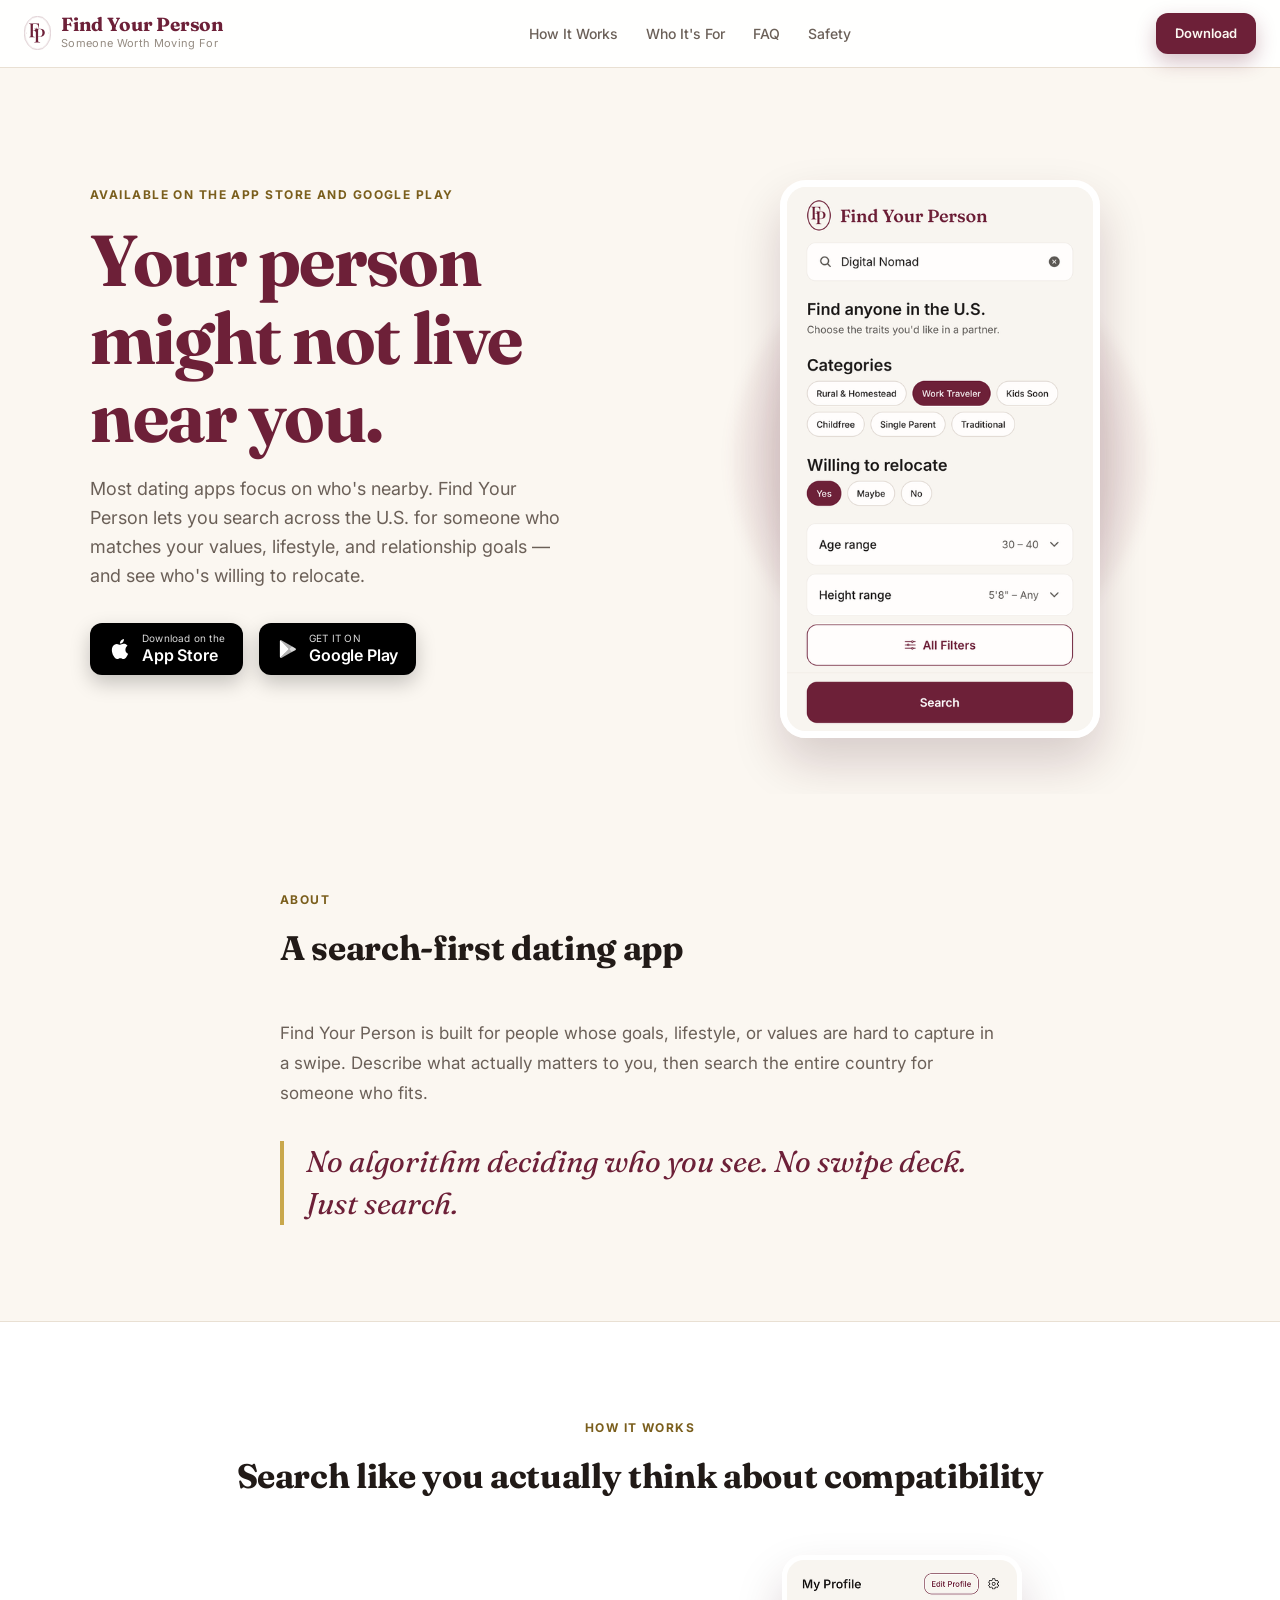
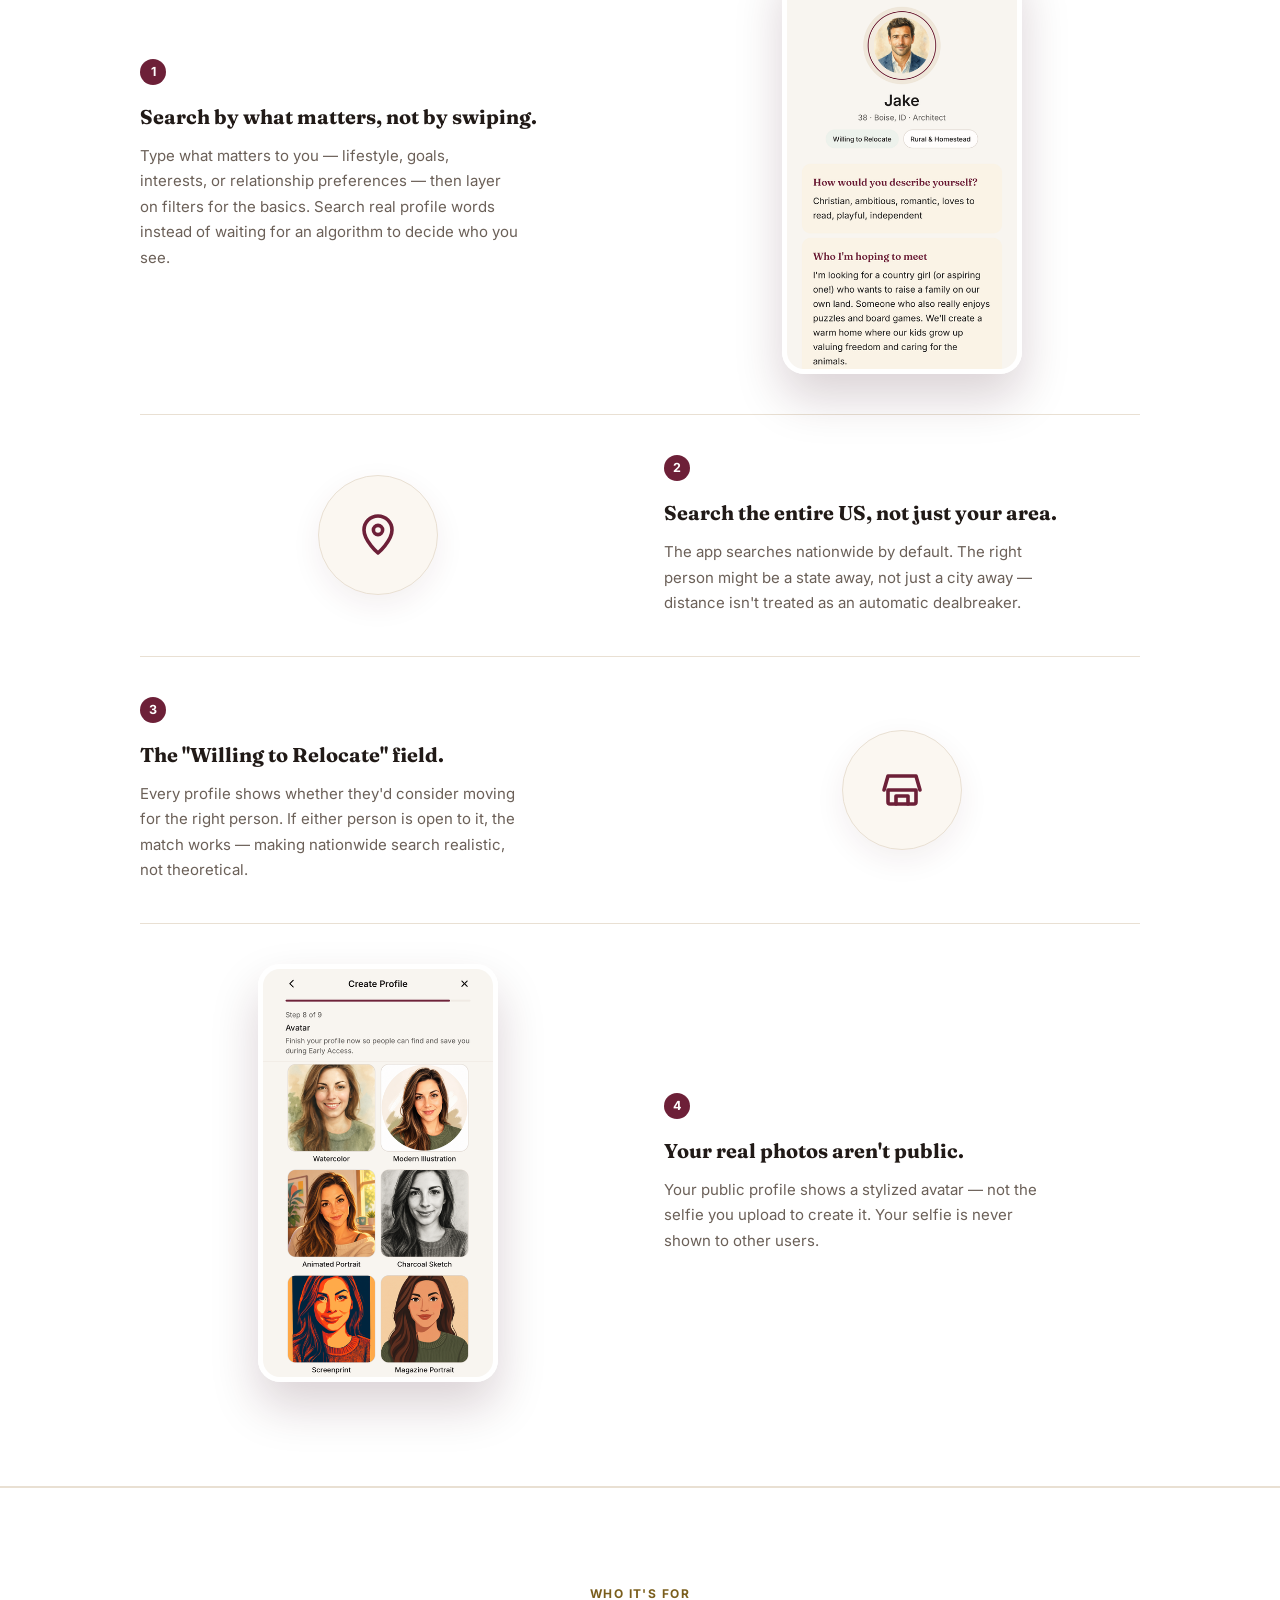
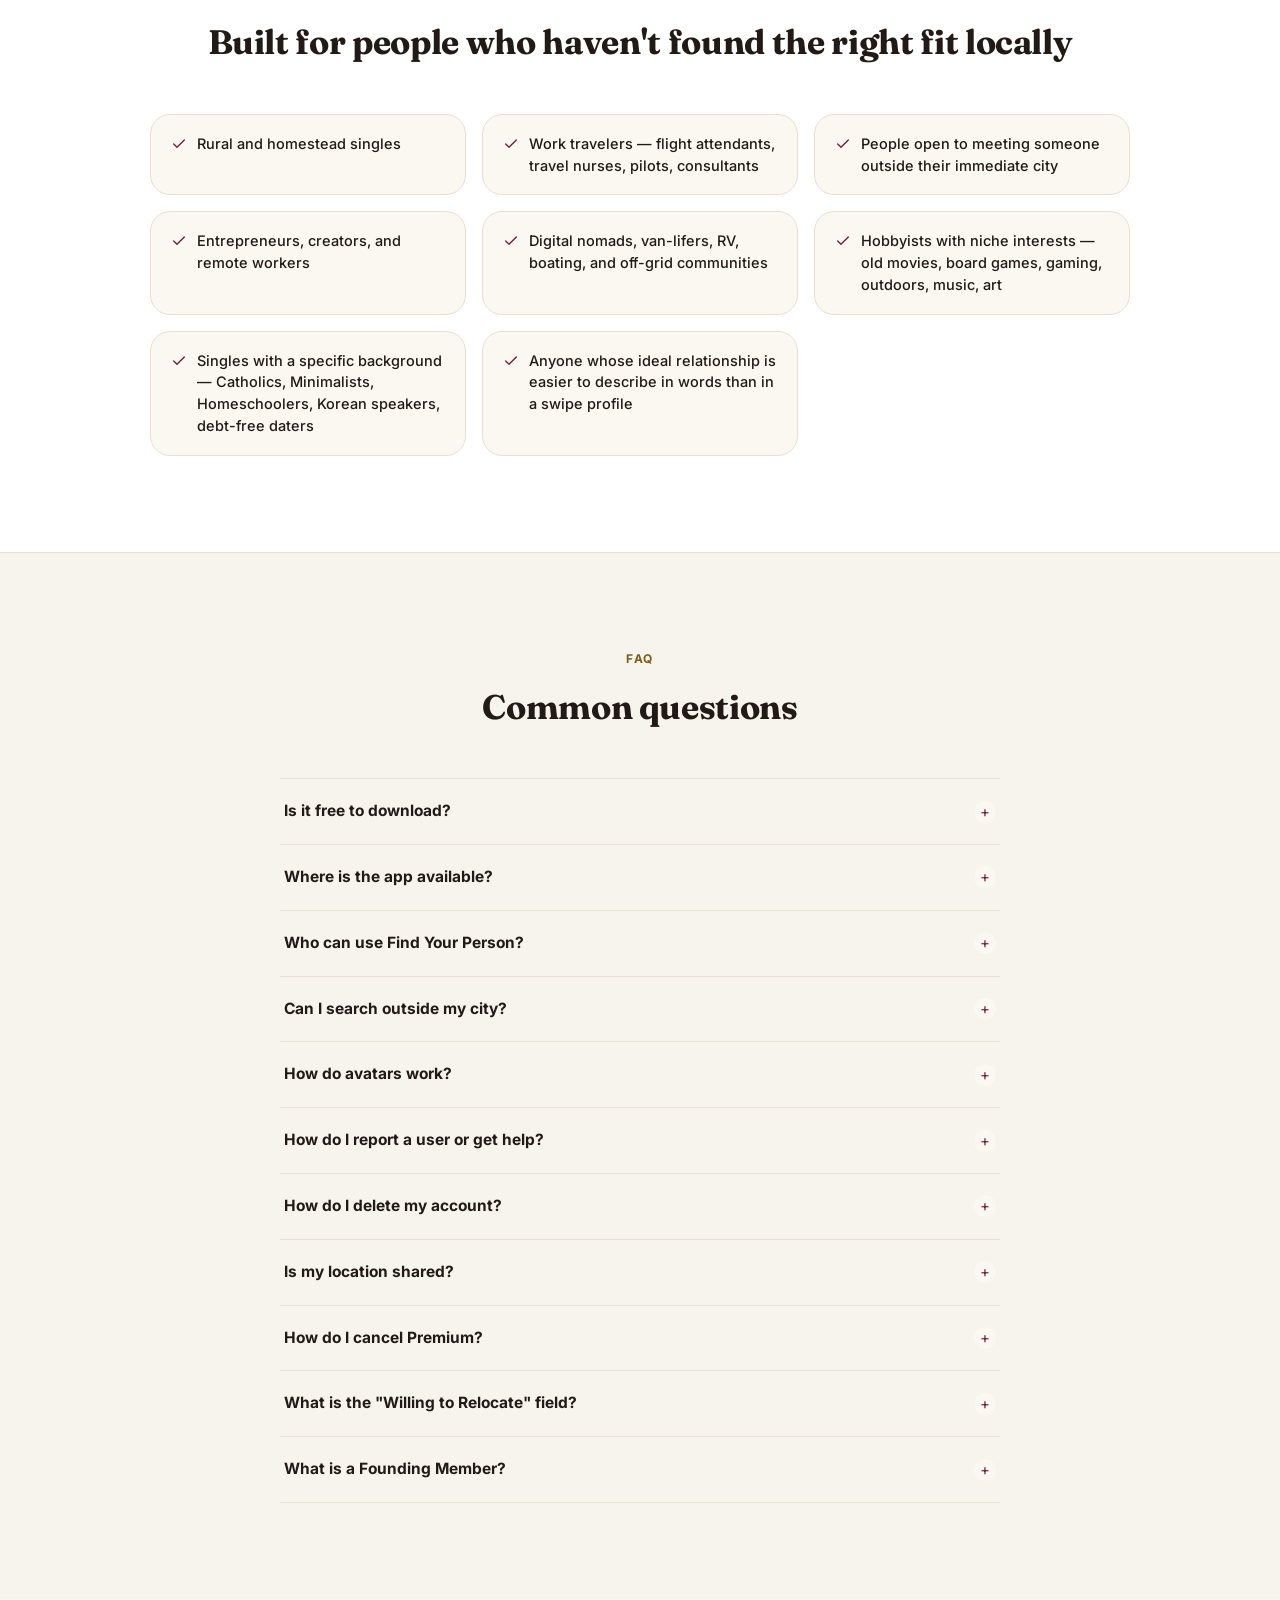
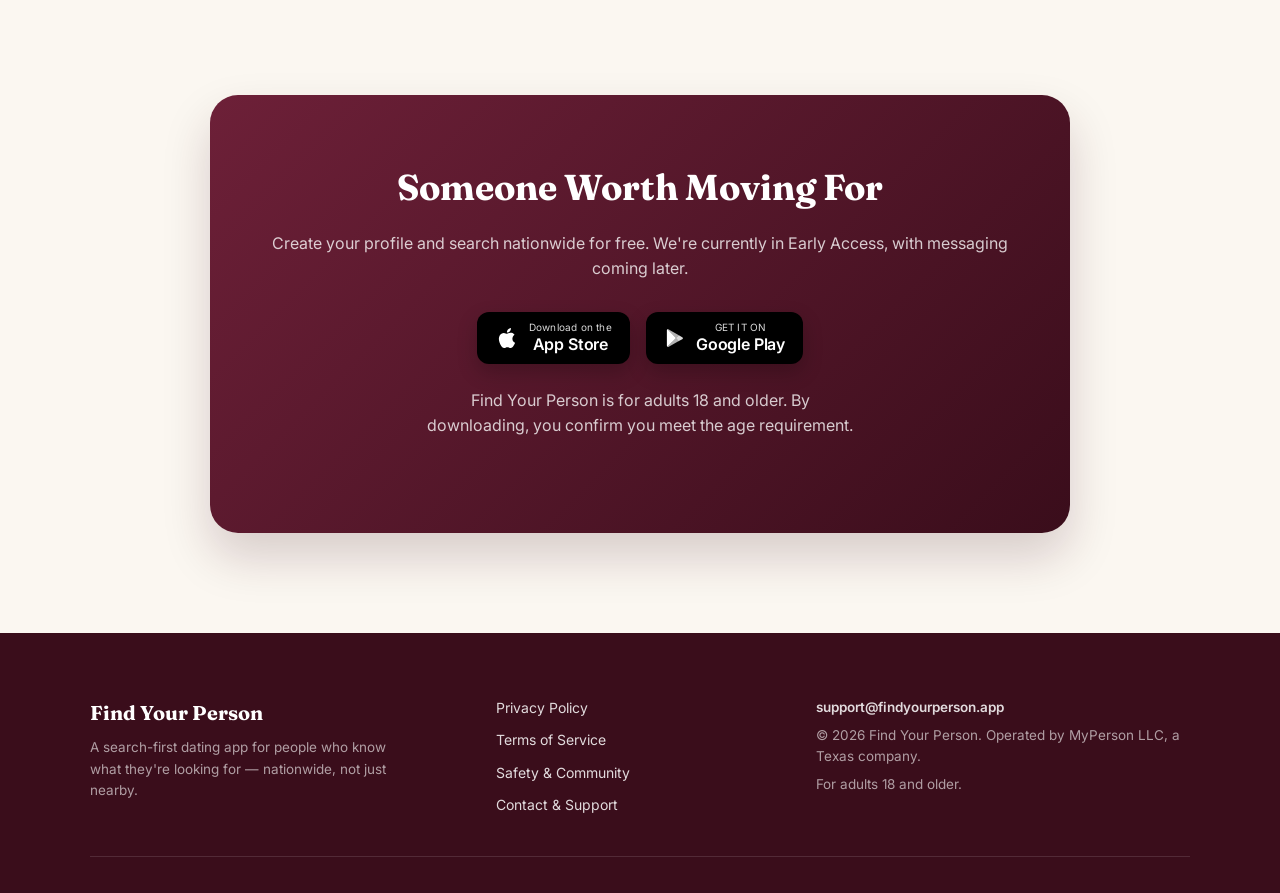
<file: index.html>
<!DOCTYPE html>
<html lang="en">
<head>
  <meta charset="UTF-8" />
  <meta name="viewport" content="width=device-width, initial-scale=1.0" />
  <title>Find Your Person — Search-First Dating App | Someone Worth Moving For</title>
  <meta name="description" content="A dating app that lets you search the entire US by values, lifestyle, and interests — not just location. Find someone truly compatible, not just nearby. For adults 18 and older." />

  <link rel="icon" type="image/svg+xml" href="favicon.svg" />
  <link rel="icon" type="image/png" sizes="32x32" href="favicon-32.png" />
  <link rel="icon" type="image/png" sizes="16x16" href="favicon-16.png" />
  <link rel="apple-touch-icon" sizes="180x180" href="apple-touch-icon.png" />

  <!-- Smart App Banner (iOS Safari) -->
  <meta name="apple-itunes-app" content="app-id=6770636823" />

  <!-- OpenGraph -->
  <meta property="og:type" content="website" />
  <meta property="og:url" content="https://findyourperson.app/" />
  <meta property="og:title" content="Find Your Person — Someone Worth Moving For" />
  <meta property="og:description" content="Search the entire US by values, lifestyle, and interests. Find someone truly compatible, not just nearby. For adults 18 and older." />
  <meta property="og:image" content="https://findyourperson.app/img/og-preview.png" />
  <meta property="og:image:width" content="1200" />
  <meta property="og:image:height" content="630" />
  <meta property="og:site_name" content="Find Your Person" />

  <!-- Twitter -->
  <meta name="twitter:card" content="summary_large_image" />
  <meta name="twitter:title" content="Find Your Person — Someone Worth Moving For" />
  <meta name="twitter:description" content="Search the entire US by values, lifestyle, and interests. For adults 18 and older." />
  <meta name="twitter:image" content="https://findyourperson.app/img/og-preview.png" />

  <link rel="preconnect" href="https://fonts.googleapis.com" />
  <link rel="preconnect" href="https://fonts.gstatic.com" crossorigin />
  <link href="https://fonts.googleapis.com/css2?family=Fraunces:opsz,wght@9..144,600;9..144,700&family=Inter:wght@400;500;600;700&display=swap" rel="stylesheet" />

  <link rel="stylesheet" href="styles.css" />

  <script type="application/ld+json">
  {
    "@context": "https://schema.org",
    "@type": "FAQPage",
    "mainEntity": [
      {
        "@type": "Question",
        "name": "Is it free to download?",
        "acceptedAnswer": { "@type": "Answer", "text": "Yes. Find Your Person is free to download, create a profile, and search. We're currently in Early Access, so messaging isn't available yet. When messaging opens, starting a conversation will require Premium ($4.99/month), while replying will be free." }
      },
      {
        "@type": "Question",
        "name": "Where is the app available?",
        "acceptedAnswer": { "@type": "Answer", "text": "Find Your Person is available now on both iOS and Android — download it on the App Store or get it on Google Play." }
      },
      {
        "@type": "Question",
        "name": "Who can use Find Your Person?",
        "acceptedAnswer": { "@type": "Answer", "text": "Find Your Person is for adults 18 and older only. You must confirm your age at sign-up. Users who do not meet the age requirement are not permitted to use the service." }
      },
      {
        "@type": "Question",
        "name": "Can I search outside my city?",
        "acceptedAnswer": { "@type": "Answer", "text": "Yes — that's the point. The app searches the entire United States by default, not just your local area. You can find compatible people across any city or state." }
      },
      {
        "@type": "Question",
        "name": "How do avatars work?",
        "acceptedAnswer": { "@type": "Answer", "text": "Instead of public photos, Find Your Person creates a stylized AI avatar from a selfie you upload. Your avatar — not your real photo — is what appears on your public profile. Your selfie is never shown to other users. Once messaging opens, you decide what to share in private one-on-one conversations." }
      },
      {
        "@type": "Question",
        "name": "How do I report a user or get help?",
        "acceptedAnswer": { "@type": "Answer", "text": "You can report any user directly from their profile inside the app. For additional help, email us at support@findyourperson.app. We aim to respond within 1–2 business days." }
      },
      {
        "@type": "Question",
        "name": "How do I delete my account?",
        "acceptedAnswer": { "@type": "Answer", "text": "You can delete your account from inside the app. For help, email support@findyourperson.app." }
      },
      {
        "@type": "Question",
        "name": "Is my location shared?",
        "acceptedAnswer": { "@type": "Answer", "text": "Your exact address is never shared. Other users only see a general area based on your zip code, and you can hide it down to state-level in Settings → Privacy. See our Privacy Policy for full details." }
      },
      {
        "@type": "Question",
        "name": "How do I cancel Premium?",
        "acceptedAnswer": { "@type": "Answer", "text": "On iOS, Premium subscriptions are managed through your Apple account and can be canceled in iOS subscription settings. On Android, they're managed through your Google account and can be canceled in Google Play subscription settings." }
      },
      {
        "@type": "Question",
        "name": "What is the \"Willing to Relocate\" field?",
        "acceptedAnswer": { "@type": "Answer", "text": "Every profile includes a field indicating whether the person would consider relocating for the right relationship. If either person is willing to move, the match is viable — it's what makes nationwide compatibility realistic rather than theoretical." }
      },
      {
        "@type": "Question",
        "name": "What is a Founding Member?",
        "acceptedAnswer": { "@type": "Answer", "text": "Our first 100 qualifying members become Founding Members. To qualify, complete your profile and redeem an eligible promo code: a friend's referral code, or a code from one of our pages such as findyourperson.app/founding. Founding Members get free Premium through one year after messaging opens, plus exclusive benefits. You don't need a code to join: anyone can create a profile and search for free." }
      }
    ]
  }
  </script>
</head>
<body>

  <nav>
    <a class="nav-brand" href="index.html">
      <img class="nav-icon" src="fp-seal.svg" alt="" width="27" height="34" />
      <span class="nav-brand-text">
        <span class="wordmark">Find Your Person</span>
        <span class="tagline">Someone Worth Moving For</span>
      </span>
    </a>
    <ul class="nav-links">
      <li><a href="#how-it-works">How It Works</a></li>
      <li><a href="#who-its-for">Who It's For</a></li>
      <li><a href="#faq">FAQ</a></li>
      <li><a href="safety.html">Safety</a></li>
    </ul>
    <a class="btn btn-primary btn-sm" href="#get-the-app">Download</a>
  </nav>

  <!-- HERO -->
  <section class="hero">
    <div class="hero-inner">
      <div class="hero-grid">
        <div class="hero-copy">
          <span class="hero-eyebrow">Available on the App Store and Google Play</span>
          <h1>Your person might not live near you.</h1>
          <p>
            Most dating apps focus on who's nearby. Find Your Person lets you search across
            the U.S. for someone who matches your values, lifestyle, and relationship
            goals — and see who's willing to relocate.
          </p>
          <div class="badge-row" id="get-the-app">
            <a class="store-badge" href="https://apps.apple.com/app/find-your-person/id6770636823" target="_blank" rel="noopener">
              <svg width="24" height="24" viewBox="0 0 24 24" fill="white"><path d="M18.71 19.5c-.83 1.24-1.71 2.45-3.05 2.47-1.34.03-1.77-.79-3.29-.79-1.53 0-2 .77-3.27.82-1.31.05-2.3-1.32-3.14-2.53C4.25 17 2.94 12.45 4.7 9.39c.87-1.52 2.43-2.48 4.12-2.51 1.28-.02 2.5.87 3.29.87.78 0 2.26-1.07 3.8-.91.65.03 2.47.26 3.64 1.98-.09.06-2.17 1.28-2.15 3.81.03 3.02 2.65 4.03 2.68 4.04-.03.07-.42 1.44-1.38 2.83M13 3.5c.73-.83 1.94-1.46 2.94-1.5.13 1.17-.34 2.35-1.04 3.19-.69.85-1.83 1.51-2.95 1.42-.15-1.15.41-2.35 1.05-3.11z"/></svg>
              <span>
                <span class="badge-label">Download on the</span>
                <span class="badge-store">App Store</span>
              </span>
            </a>
            <a class="store-badge" href="https://play.google.com/store/apps/details?id=com.myperson" target="_blank" rel="noopener">
              <svg width="22" height="22" viewBox="0 0 24 24" fill="white"><path d="M3.61 2.51c-.31.32-.5.82-.5 1.46v16.06c0 .64.19 1.14.5 1.46l.11.1L13 12.32v-.24L3.72 2.41l-.11.1z"/><path d="M16.13 15.47l-3.13-3.15v-.24l3.13-3.15.07.04 3.71 2.11c1.06.6 1.06 1.59 0 2.19l-3.71 2.11-.07.09z" opacity=".85"/><path d="M16.2 15.38L13 12.2 3.61 21.62c.35.37.93.42 1.58.05l11.01-6.29" opacity=".7"/><path d="M16.2 9.02L5.19 2.73c-.65-.37-1.23-.32-1.58.05L13 12.2l3.2-3.18z" opacity=".7"/></svg>
              <span>
                <span class="badge-label">GET IT ON</span>
                <span class="badge-store">Google Play</span>
              </span>
            </a>
          </div>
        </div>
        <div class="hero-visual">
          <div class="hero-glow"></div>
          <div class="phone-frame">
            <img class="phone-main-single" src="img/screenshot-search.png" alt="Search screen — search the entire US by values and lifestyle" width="320" height="569" />
          </div>
        </div>
      </div>
    </div>
  </section>

  <!-- ABOUT -->
  <section class="about-section">
    <div class="about-inner">
      <p class="section-label">About</p>
      <h2 class="section-title">A search-first dating app</h2>
      <p class="about-body">
        Find Your Person is built for people whose goals, lifestyle, or values are hard to
        capture in a swipe. Describe what actually matters to you, then search the entire
        country for someone who fits.
      </p>
      <p class="about-quote">No algorithm deciding who you see. No swipe deck. Just search.</p>
    </div>
  </section>

  <!-- HOW IT WORKS -->
  <section class="explainer" id="how-it-works">
    <div class="explainer-inner">
      <p class="section-label">How It Works</p>
      <h2 class="section-title">Search like you actually think about compatibility</h2>
      <div class="steps-list">

        <div class="step-row">
          <div class="step-text">
            <span class="step-number">1</span>
            <strong>Search by what matters, not by swiping.</strong>
            <p>Type what matters to you — lifestyle, goals, interests, or relationship preferences — then layer on filters for the basics. Search real profile words instead of waiting for an algorithm to decide who you see.</p>
          </div>
          <div class="step-visual">
            <img class="phone-screen" src="img/screenshot-profile.png" alt="Profile screen showing an avatar, relocation and lifestyle tags, and written answers about who they are and who they hope to meet" width="260" height="462" />
          </div>
        </div>

        <div class="step-row step-row--reverse">
          <div class="step-text">
            <span class="step-number">2</span>
            <strong>Search the entire US, not just your area.</strong>
            <p>The app searches nationwide by default. The right person might be a state away, not just a city away — distance isn't treated as an automatic dealbreaker.</p>
          </div>
          <div class="step-visual step-visual--icon">
            <span class="step-icon-lg" aria-hidden="true">
              <svg class="icon" width="48" height="48" viewBox="0 0 24 24" fill="none" stroke="currentColor" stroke-width="1.8" stroke-linecap="round" stroke-linejoin="round"><path d="M12 21s-7-6.1-7-11.5A7 7 0 0 1 19 9.5C19 14.9 12 21 12 21z"/><circle cx="12" cy="9.5" r="2.3"/></svg>
            </span>
          </div>
        </div>

        <div class="step-row">
          <div class="step-text">
            <span class="step-number">3</span>
            <strong>The "Willing to Relocate" field.</strong>
            <p>Every profile shows whether they'd consider moving for the right person. If either person is open to it, the match works — making nationwide search realistic, not theoretical.</p>
          </div>
          <div class="step-visual step-visual--icon">
            <span class="step-icon-lg" aria-hidden="true">
              <svg class="icon" width="48" height="48" viewBox="0 0 24 24" fill="none" stroke="currentColor" stroke-width="1.8" stroke-linecap="round" stroke-linejoin="round"><path d="M3 12l2-7h14l2 7"/><path d="M5 12h14v6a1 1 0 0 1-1 1H6a1 1 0 0 1-1-1v-6z"/><path d="M9 19v-4h6v4"/></svg>
            </span>
          </div>
        </div>

        <div class="step-row step-row--reverse">
          <div class="step-text">
            <span class="step-number">4</span>
            <strong>Your real photos aren't public.</strong>
            <p>Your public profile shows a stylized avatar — not the selfie you upload to create it. Your selfie is never shown to other users.</p>
          </div>
          <div class="step-visual">
            <img class="phone-screen" src="img/screenshot-avatars.png" alt="AI avatar selection — choose a style generated from your selfie" width="260" height="462" />
          </div>
        </div>

      </div>
    </div>
  </section>

  <!-- WHO IT'S FOR -->
  <section class="who-section" id="who-its-for">
    <div class="who-inner">
      <p class="section-label">Who It's For</p>
      <h2 class="section-title">Built for people who haven't found the right fit locally</h2>
      <div class="who-grid">
        <div class="who-item">
          <svg class="icon" width="16" height="16" viewBox="0 0 24 24" fill="none" stroke="currentColor" stroke-width="2" stroke-linecap="round" stroke-linejoin="round"><path d="M20 6L9 17l-5-5"/></svg>
          Rural and homestead singles
        </div>
        <div class="who-item">
          <svg class="icon" width="16" height="16" viewBox="0 0 24 24" fill="none" stroke="currentColor" stroke-width="2" stroke-linecap="round" stroke-linejoin="round"><path d="M20 6L9 17l-5-5"/></svg>
          Work travelers — flight attendants, travel nurses, pilots, consultants
        </div>
        <div class="who-item">
          <svg class="icon" width="16" height="16" viewBox="0 0 24 24" fill="none" stroke="currentColor" stroke-width="2" stroke-linecap="round" stroke-linejoin="round"><path d="M20 6L9 17l-5-5"/></svg>
          People open to meeting someone outside their immediate city
        </div>
        <div class="who-item">
          <svg class="icon" width="16" height="16" viewBox="0 0 24 24" fill="none" stroke="currentColor" stroke-width="2" stroke-linecap="round" stroke-linejoin="round"><path d="M20 6L9 17l-5-5"/></svg>
          Entrepreneurs, creators, and remote workers
        </div>
        <div class="who-item">
          <svg class="icon" width="16" height="16" viewBox="0 0 24 24" fill="none" stroke="currentColor" stroke-width="2" stroke-linecap="round" stroke-linejoin="round"><path d="M20 6L9 17l-5-5"/></svg>
          Digital nomads, van-lifers, RV, boating, and off-grid communities
        </div>
        <div class="who-item">
          <svg class="icon" width="16" height="16" viewBox="0 0 24 24" fill="none" stroke="currentColor" stroke-width="2" stroke-linecap="round" stroke-linejoin="round"><path d="M20 6L9 17l-5-5"/></svg>
          Hobbyists with niche interests — old movies, board games, gaming, outdoors, music, art
        </div>
        <div class="who-item">
          <svg class="icon" width="16" height="16" viewBox="0 0 24 24" fill="none" stroke="currentColor" stroke-width="2" stroke-linecap="round" stroke-linejoin="round"><path d="M20 6L9 17l-5-5"/></svg>
          Singles with a specific background — Catholics, Minimalists, Homeschoolers, Korean speakers, debt-free daters
        </div>
        <div class="who-item">
          <svg class="icon" width="16" height="16" viewBox="0 0 24 24" fill="none" stroke="currentColor" stroke-width="2" stroke-linecap="round" stroke-linejoin="round"><path d="M20 6L9 17l-5-5"/></svg>
          Anyone whose ideal relationship is easier to describe in words than in a swipe profile
        </div>
      </div>
    </div>
  </section>

  <!-- FAQ -->
  <section class="faq-section" id="faq">
    <div class="faq-inner">
      <p class="section-label">FAQ</p>
      <h2 class="section-title">Common questions</h2>
      <div class="faq-list">
        <details class="faq-item">
          <summary>Is it free to download?<span class="chevron"></span></summary>
          <div class="faq-a">Yes. Find Your Person is free to download, create a profile, and search. We're currently in Early Access, so messaging isn't available yet. When messaging opens, starting a conversation will require Premium ($4.99/month), while replying will be free.</div>
        </details>
        <details class="faq-item">
          <summary>Where is the app available?<span class="chevron"></span></summary>
          <div class="faq-a">Find Your Person is available now on both iOS and Android — <a href="https://apps.apple.com/app/find-your-person/id6770636823" target="_blank" rel="noopener">download it on the App Store</a> or <a href="https://play.google.com/store/apps/details?id=com.myperson" target="_blank" rel="noopener">get it on Google Play</a>.</div>
        </details>
        <details class="faq-item">
          <summary>Who can use Find Your Person?<span class="chevron"></span></summary>
          <div class="faq-a">Find Your Person is for adults 18 and older only. You must confirm your age at sign-up. Users who do not meet the age requirement are not permitted to use the service.</div>
        </details>
        <details class="faq-item">
          <summary>Can I search outside my city?<span class="chevron"></span></summary>
          <div class="faq-a">Yes — that's the point. The app searches the entire United States by default, not just your local area. You can find compatible people across any city or state.</div>
        </details>
        <details class="faq-item">
          <summary>How do avatars work?<span class="chevron"></span></summary>
          <div class="faq-a">Instead of public photos, Find Your Person creates a stylized AI avatar from a selfie you upload. Your avatar — not your real photo — is what appears on your public profile. Your selfie is never shown to other users. Once messaging opens, you decide what to share in private one-on-one conversations.</div>
        </details>
        <details class="faq-item">
          <summary>How do I report a user or get help?<span class="chevron"></span></summary>
          <div class="faq-a">You can report any user directly from their profile inside the app. For additional help, email us at <a href="mailto:support@findyourperson.app">support@findyourperson.app</a>. We aim to respond within 1–2 business days.</div>
        </details>
        <details class="faq-item">
          <summary>How do I delete my account?<span class="chevron"></span></summary>
          <div class="faq-a">You can delete your account from inside the app. For help, email <a href="mailto:support@findyourperson.app">support@findyourperson.app</a>.</div>
        </details>
        <details class="faq-item">
          <summary>Is my location shared?<span class="chevron"></span></summary>
          <div class="faq-a">Your exact address is never shared. Other users only see a general area based on your zip code, and you can hide it down to state-level in Settings → Privacy. See our <a href="privacy.html">Privacy Policy</a> for full details.</div>
        </details>
        <details class="faq-item">
          <summary>How do I cancel Premium?<span class="chevron"></span></summary>
          <div class="faq-a">On iOS, Premium subscriptions are managed through your Apple account and can be canceled in iOS subscription settings. On Android, they're managed through your Google account and can be canceled in Google Play subscription settings.</div>
        </details>
        <details class="faq-item">
          <summary>What is the "Willing to Relocate" field?<span class="chevron"></span></summary>
          <div class="faq-a">Every profile includes a field indicating whether the person would consider relocating for the right relationship. If either person is willing to move, the match is viable — it's what makes nationwide compatibility realistic rather than theoretical.</div>
        </details>
        <details class="faq-item">
          <summary>What is a Founding Member?<span class="chevron"></span></summary>
          <div class="faq-a">Our first 100 qualifying members become Founding Members. To qualify, complete your profile and redeem an eligible promo code: a friend's referral code, or a code from one of our pages such as <a href="/founding">findyourperson.app/founding</a>. Founding Members get free Premium through one year after messaging opens, plus exclusive benefits. You don't need a code to join: anyone can create a profile and search for free.</div>
        </details>
      </div>
    </div>
  </section>

  <!-- CTA -->
  <section class="cta-section">
    <div class="cta-panel">
      <h2>Someone Worth Moving For</h2>
      <p>Create your profile and search nationwide for free. We're currently in Early Access, with messaging coming later.</p>
      <div class="badge-row">
        <a href="https://apps.apple.com/app/find-your-person/id6770636823" class="store-badge" target="_blank" rel="noopener">
          <svg width="24" height="24" viewBox="0 0 24 24" fill="white"><path d="M18.71 19.5c-.83 1.24-1.71 2.45-3.05 2.47-1.34.03-1.77-.79-3.29-.79-1.53 0-2 .77-3.27.82-1.31.05-2.3-1.32-3.14-2.53C4.25 17 2.94 12.45 4.7 9.39c.87-1.52 2.43-2.48 4.12-2.51 1.28-.02 2.5.87 3.29.87.78 0 2.26-1.07 3.8-.91.65.03 2.47.26 3.64 1.98-.09.06-2.17 1.28-2.15 3.81.03 3.02 2.65 4.03 2.68 4.04-.03.07-.42 1.44-1.38 2.83M13 3.5c.73-.83 1.94-1.46 2.94-1.5.13 1.17-.34 2.35-1.04 3.19-.69.85-1.83 1.51-2.95 1.42-.15-1.15.41-2.35 1.05-3.11z"/></svg>
          <span>
            <span class="badge-label">Download on the</span>
            <span class="badge-store">App Store</span>
          </span>
        </a>
        <a href="https://play.google.com/store/apps/details?id=com.myperson" class="store-badge" target="_blank" rel="noopener">
          <svg width="22" height="22" viewBox="0 0 24 24" fill="white"><path d="M3.61 2.51c-.31.32-.5.82-.5 1.46v16.06c0 .64.19 1.14.5 1.46l.11.1L13 12.32v-.24L3.72 2.41l-.11.1z"/><path d="M16.13 15.47l-3.13-3.15v-.24l3.13-3.15.07.04 3.71 2.11c1.06.6 1.06 1.59 0 2.19l-3.71 2.11-.07.09z" opacity=".85"/><path d="M16.2 15.38L13 12.2 3.61 21.62c.35.37.93.42 1.58.05l11.01-6.29" opacity=".7"/><path d="M16.2 9.02L5.19 2.73c-.65-.37-1.23-.32-1.58.05L13 12.2l3.2-3.18z" opacity=".7"/></svg>
          <span>
            <span class="badge-label">GET IT ON</span>
            <span class="badge-store">Google Play</span>
          </span>
        </a>
      </div>
      <p class="cta-age-notice">Find Your Person is for adults 18 and older. By downloading, you confirm you meet the age requirement.</p>
    </div>
  </section>

  <footer>
    <div class="footer-grid">
      <div class="footer-brand">
        <span class="wordmark">Find Your Person</span>
        <p>A search-first dating app for people who know what they're looking for — nationwide, not just nearby.</p>
      </div>
      <div class="footer-links-col">
        <a href="privacy.html">Privacy Policy</a>
        <a href="terms.html">Terms of Service</a>
        <a href="safety.html">Safety &amp; Community</a>
        <a href="contact.html">Contact &amp; Support</a>
      </div>
      <div class="footer-contact-col">
        <a href="mailto:support@findyourperson.app">support@findyourperson.app</a>
        <span>&copy; <span id="year"></span> Find Your Person. Operated by MyPerson LLC, a Texas company.</span>
        <span>For adults 18 and older.</span>
      </div>
    </div>
  </footer>

  <script src="script.js"></script>
  <script src="analytics.js" defer></script>
</body>
</html>
</file>
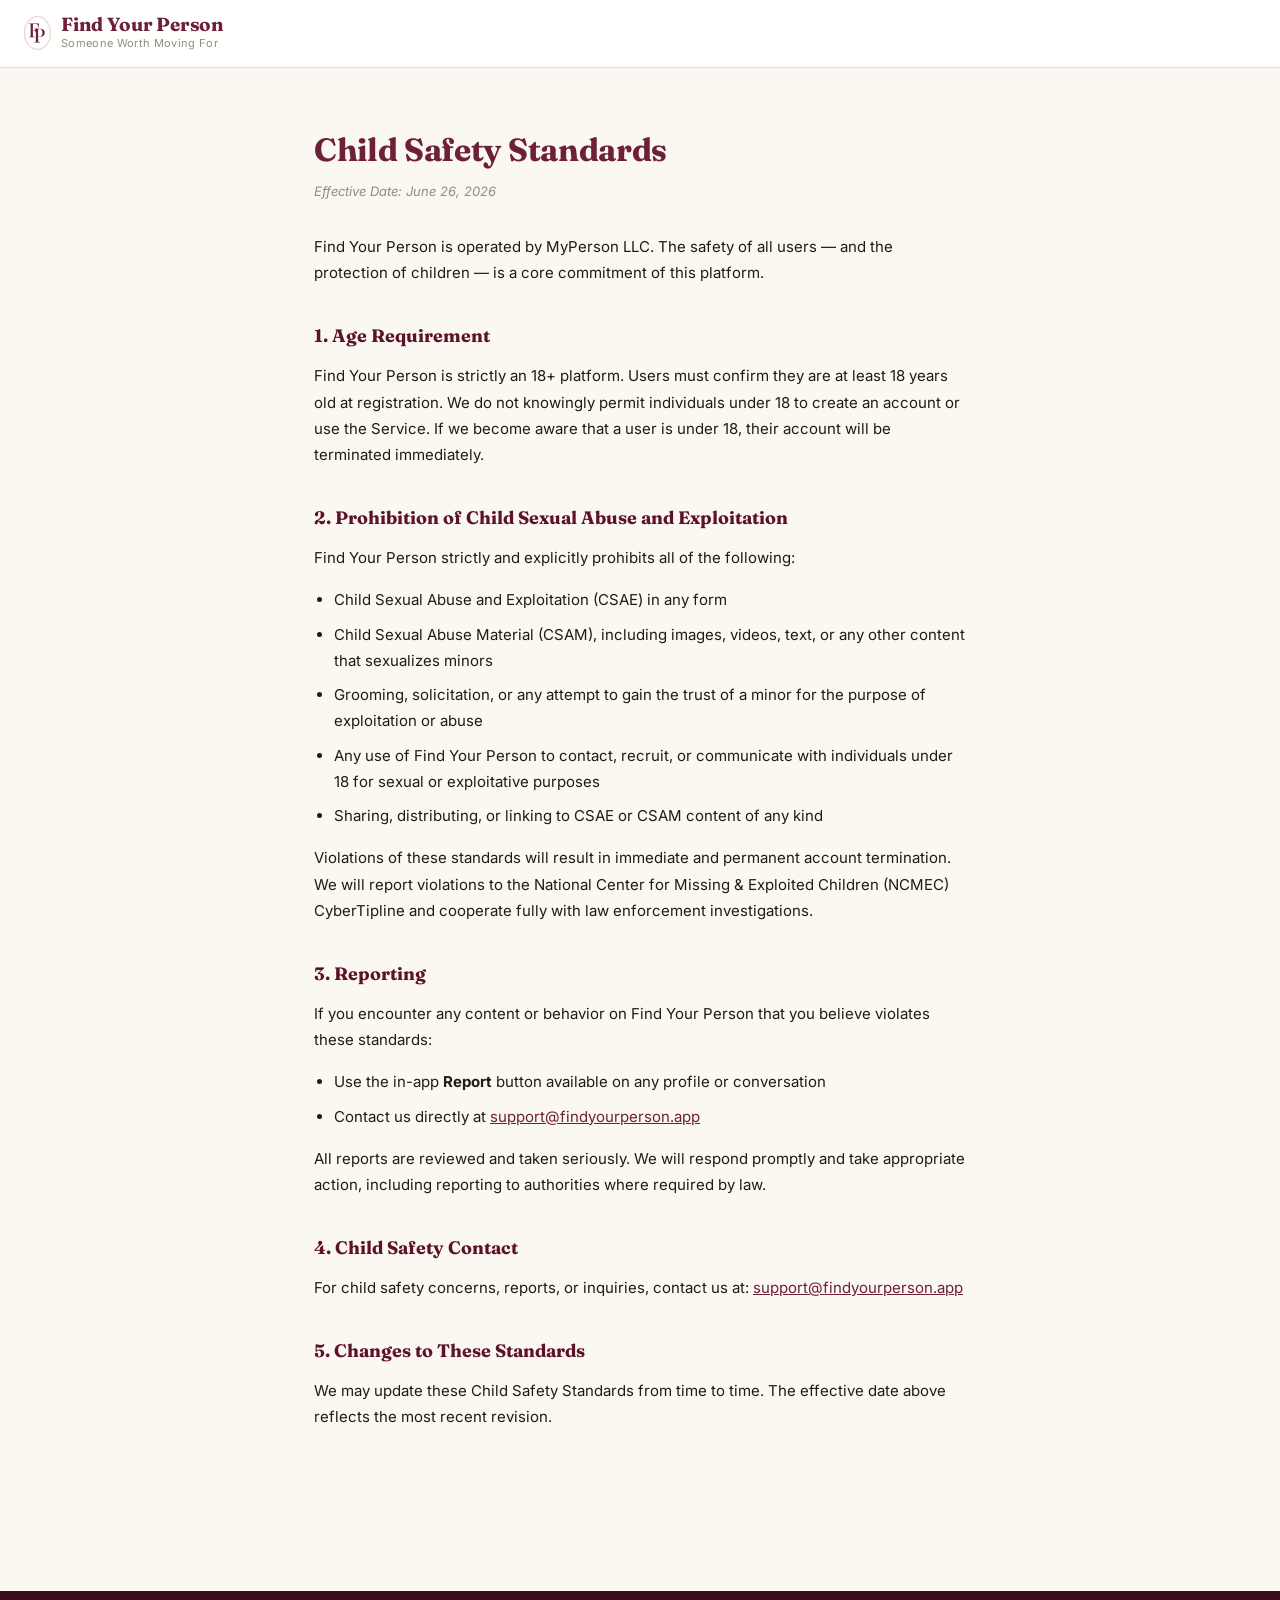
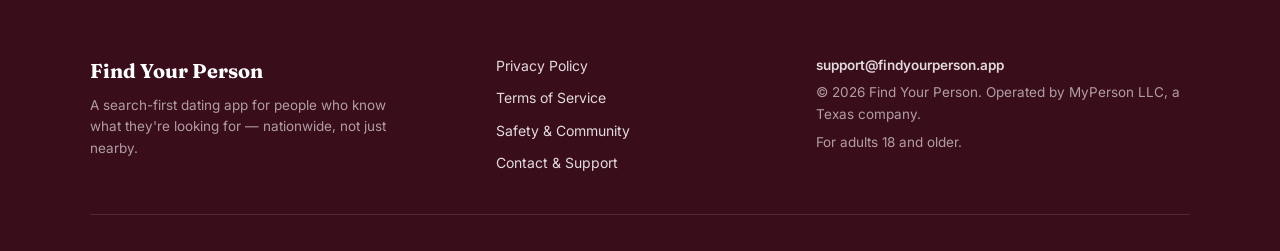
<file: child-safety.html>
<!DOCTYPE html>
<html lang="en">
<head>
  <meta charset="UTF-8" />
  <meta name="viewport" content="width=device-width, initial-scale=1.0" />
  <title>Child Safety Standards — Find Your Person</title>
  <meta name="description" content="Child Safety Standards for Find Your Person, operated by MyPerson LLC. An 18+ platform." />

  <link rel="icon" type="image/svg+xml" href="favicon.svg" />
  <link rel="icon" type="image/png" sizes="32x32" href="favicon-32.png" />
  <link rel="icon" type="image/png" sizes="16x16" href="favicon-16.png" />
  <link rel="apple-touch-icon" sizes="180x180" href="apple-touch-icon.png" />

  <link rel="preconnect" href="https://fonts.googleapis.com" />
  <link rel="preconnect" href="https://fonts.gstatic.com" crossorigin />
  <link href="https://fonts.googleapis.com/css2?family=Fraunces:opsz,wght@9..144,600;9..144,700&family=Inter:wght@400;500;600;700&display=swap" rel="stylesheet" />

  <link rel="stylesheet" href="styles.css" />
</head>
<body>

  <nav class="legal-header">
    <a class="nav-brand" href="index.html">
      <img class="nav-icon" src="fp-seal.svg" alt="" width="27" height="34" />
      <span class="nav-brand-text">
        <span class="wordmark">Find Your Person</span>
        <span class="tagline">Someone Worth Moving For</span>
      </span>
    </a>
  </nav>

  <div class="legal-page">
    <h1>Child Safety Standards</h1>
    <span class="effective">Effective Date: June 26, 2026</span>

    <p>
      Find Your Person is operated by MyPerson LLC. The safety of all users — and the protection
      of children — is a core commitment of this platform.
    </p>

    <h2>1. Age Requirement</h2>
    <p>
      Find Your Person is strictly an 18+ platform. Users must confirm they are at least 18 years
      old at registration. We do not knowingly permit individuals under 18 to create an account
      or use the Service. If we become aware that a user is under 18, their account will be
      terminated immediately.
    </p>

    <h2>2. Prohibition of Child Sexual Abuse and Exploitation</h2>
    <p>
      Find Your Person strictly and explicitly prohibits all of the following:
    </p>
    <ul>
      <li>Child Sexual Abuse and Exploitation (CSAE) in any form</li>
      <li>Child Sexual Abuse Material (CSAM), including images, videos, text, or any other content that sexualizes minors</li>
      <li>Grooming, solicitation, or any attempt to gain the trust of a minor for the purpose of exploitation or abuse</li>
      <li>Any use of Find Your Person to contact, recruit, or communicate with individuals under 18 for sexual or exploitative purposes</li>
      <li>Sharing, distributing, or linking to CSAE or CSAM content of any kind</li>
    </ul>
    <p>
      Violations of these standards will result in immediate and permanent account termination.
      We will report violations to the National Center for Missing &amp; Exploited Children (NCMEC)
      CyberTipline and cooperate fully with law enforcement investigations.
    </p>

    <h2>3. Reporting</h2>
    <p>
      If you encounter any content or behavior on Find Your Person that you believe violates
      these standards:
    </p>
    <ul>
      <li>Use the in-app <strong>Report</strong> button available on any profile or conversation</li>
      <li>Contact us directly at <a href="mailto:support@findyourperson.app">support@findyourperson.app</a></li>
    </ul>
    <p>
      All reports are reviewed and taken seriously. We will respond promptly and take
      appropriate action, including reporting to authorities where required by law.
    </p>

    <h2>4. Child Safety Contact</h2>
    <p>
      For child safety concerns, reports, or inquiries, contact us at:
      <a href="mailto:support@findyourperson.app">support@findyourperson.app</a>
    </p>

    <h2>5. Changes to These Standards</h2>
    <p>
      We may update these Child Safety Standards from time to time. The effective date above
      reflects the most recent revision.
    </p>
  </div>

  <footer>
    <div class="footer-grid">
      <div class="footer-brand">
        <span class="wordmark">Find Your Person</span>
        <p>A search-first dating app for people who know what they're looking for — nationwide, not just nearby.</p>
      </div>
      <div class="footer-links-col">
        <a href="privacy.html">Privacy Policy</a>
        <a href="terms.html">Terms of Service</a>
        <a href="safety.html">Safety &amp; Community</a>
        <a href="contact.html">Contact &amp; Support</a>
      </div>
      <div class="footer-contact-col">
        <a href="mailto:support@findyourperson.app">support@findyourperson.app</a>
        <span>&copy; <span id="year"></span> Find Your Person. Operated by MyPerson LLC, a Texas company.</span>
        <span>For adults 18 and older.</span>
      </div>
    </div>
  </footer>

  <script src="script.js"></script>
</body>
</html>
</file>
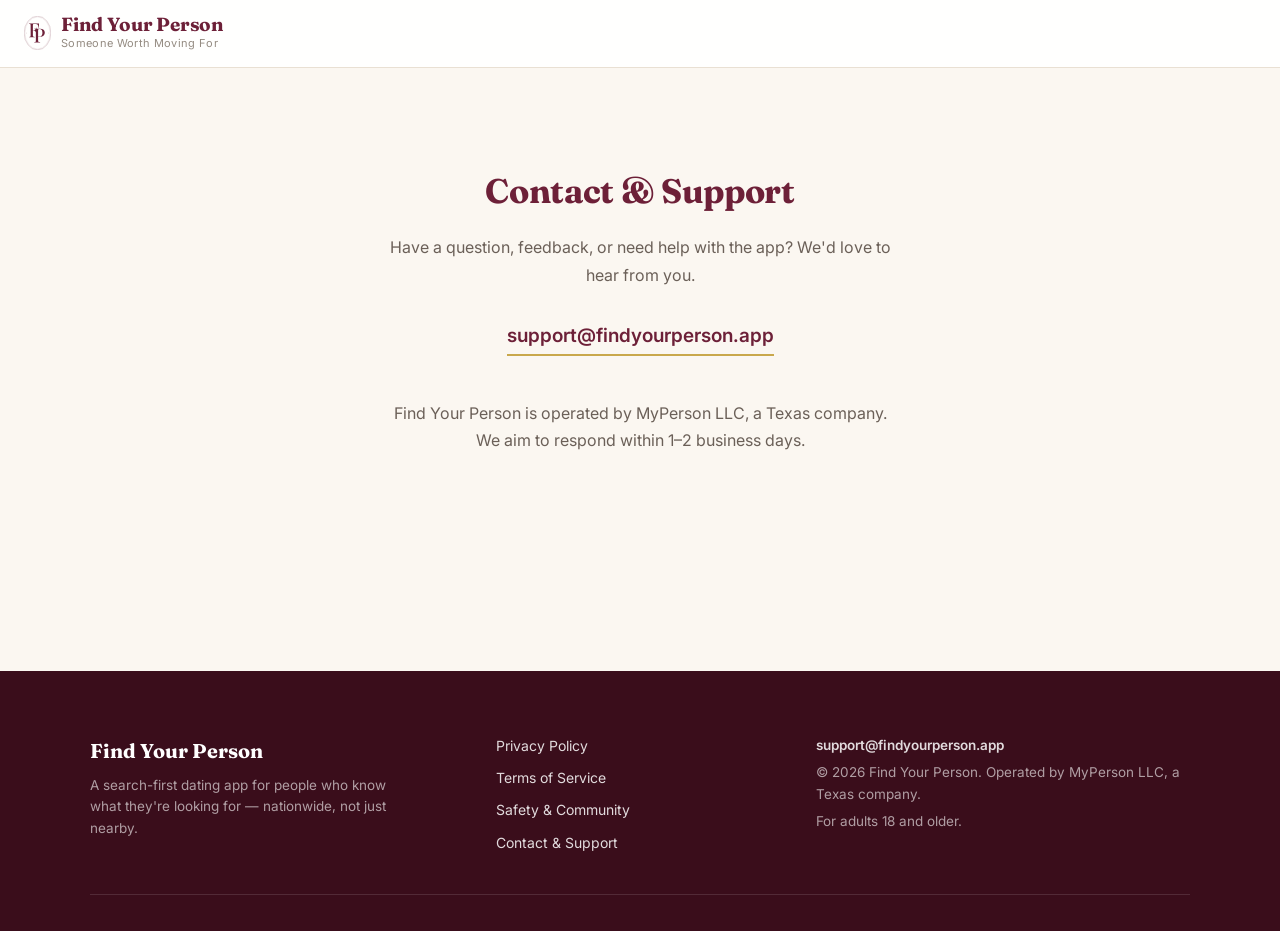
<file: contact.html>
<!DOCTYPE html>
<html lang="en">
<head>
  <meta charset="UTF-8" />
  <meta name="viewport" content="width=device-width, initial-scale=1.0" />
  <title>Contact &amp; Support — Find Your Person</title>
  <meta name="description" content="Contact and support for Find Your Person. Email us at support@findyourperson.app." />

  <link rel="icon" type="image/svg+xml" href="favicon.svg" />
  <link rel="icon" type="image/png" sizes="32x32" href="favicon-32.png" />
  <link rel="icon" type="image/png" sizes="16x16" href="favicon-16.png" />
  <link rel="apple-touch-icon" sizes="180x180" href="apple-touch-icon.png" />

  <link rel="preconnect" href="https://fonts.googleapis.com" />
  <link rel="preconnect" href="https://fonts.gstatic.com" crossorigin />
  <link href="https://fonts.googleapis.com/css2?family=Fraunces:opsz,wght@9..144,600;9..144,700&family=Inter:wght@400;500;600;700&display=swap" rel="stylesheet" />

  <link rel="stylesheet" href="styles.css" />
</head>
<body>

  <nav class="legal-header">
    <a class="nav-brand" href="index.html">
      <img class="nav-icon" src="fp-seal.svg" alt="" width="27" height="34" />
      <span class="nav-brand-text">
        <span class="wordmark">Find Your Person</span>
        <span class="tagline">Someone Worth Moving For</span>
      </span>
    </a>
  </nav>

  <div class="contact-page">
    <h1>Contact &amp; Support</h1>
    <p>
      Have a question, feedback, or need help with the app?
      We'd love to hear from you.
    </p>
    <a class="contact-email" href="mailto:support@findyourperson.app">
      support@findyourperson.app
    </a>
    <p class="contact-note">
      Find Your Person is operated by MyPerson LLC, a Texas company.<br />
      We aim to respond within 1&ndash;2 business days.
    </p>
  </div>

  <footer>
    <div class="footer-grid">
      <div class="footer-brand">
        <span class="wordmark">Find Your Person</span>
        <p>A search-first dating app for people who know what they're looking for — nationwide, not just nearby.</p>
      </div>
      <div class="footer-links-col">
        <a href="privacy.html">Privacy Policy</a>
        <a href="terms.html">Terms of Service</a>
        <a href="safety.html">Safety &amp; Community</a>
        <a href="contact.html">Contact &amp; Support</a>
      </div>
      <div class="footer-contact-col">
        <a href="mailto:support@findyourperson.app">support@findyourperson.app</a>
        <span>&copy; <span id="year"></span> Find Your Person. Operated by MyPerson LLC, a Texas company.</span>
        <span>For adults 18 and older.</span>
      </div>
    </div>
  </footer>

  <script src="script.js"></script>
</body>
</html>
</file>
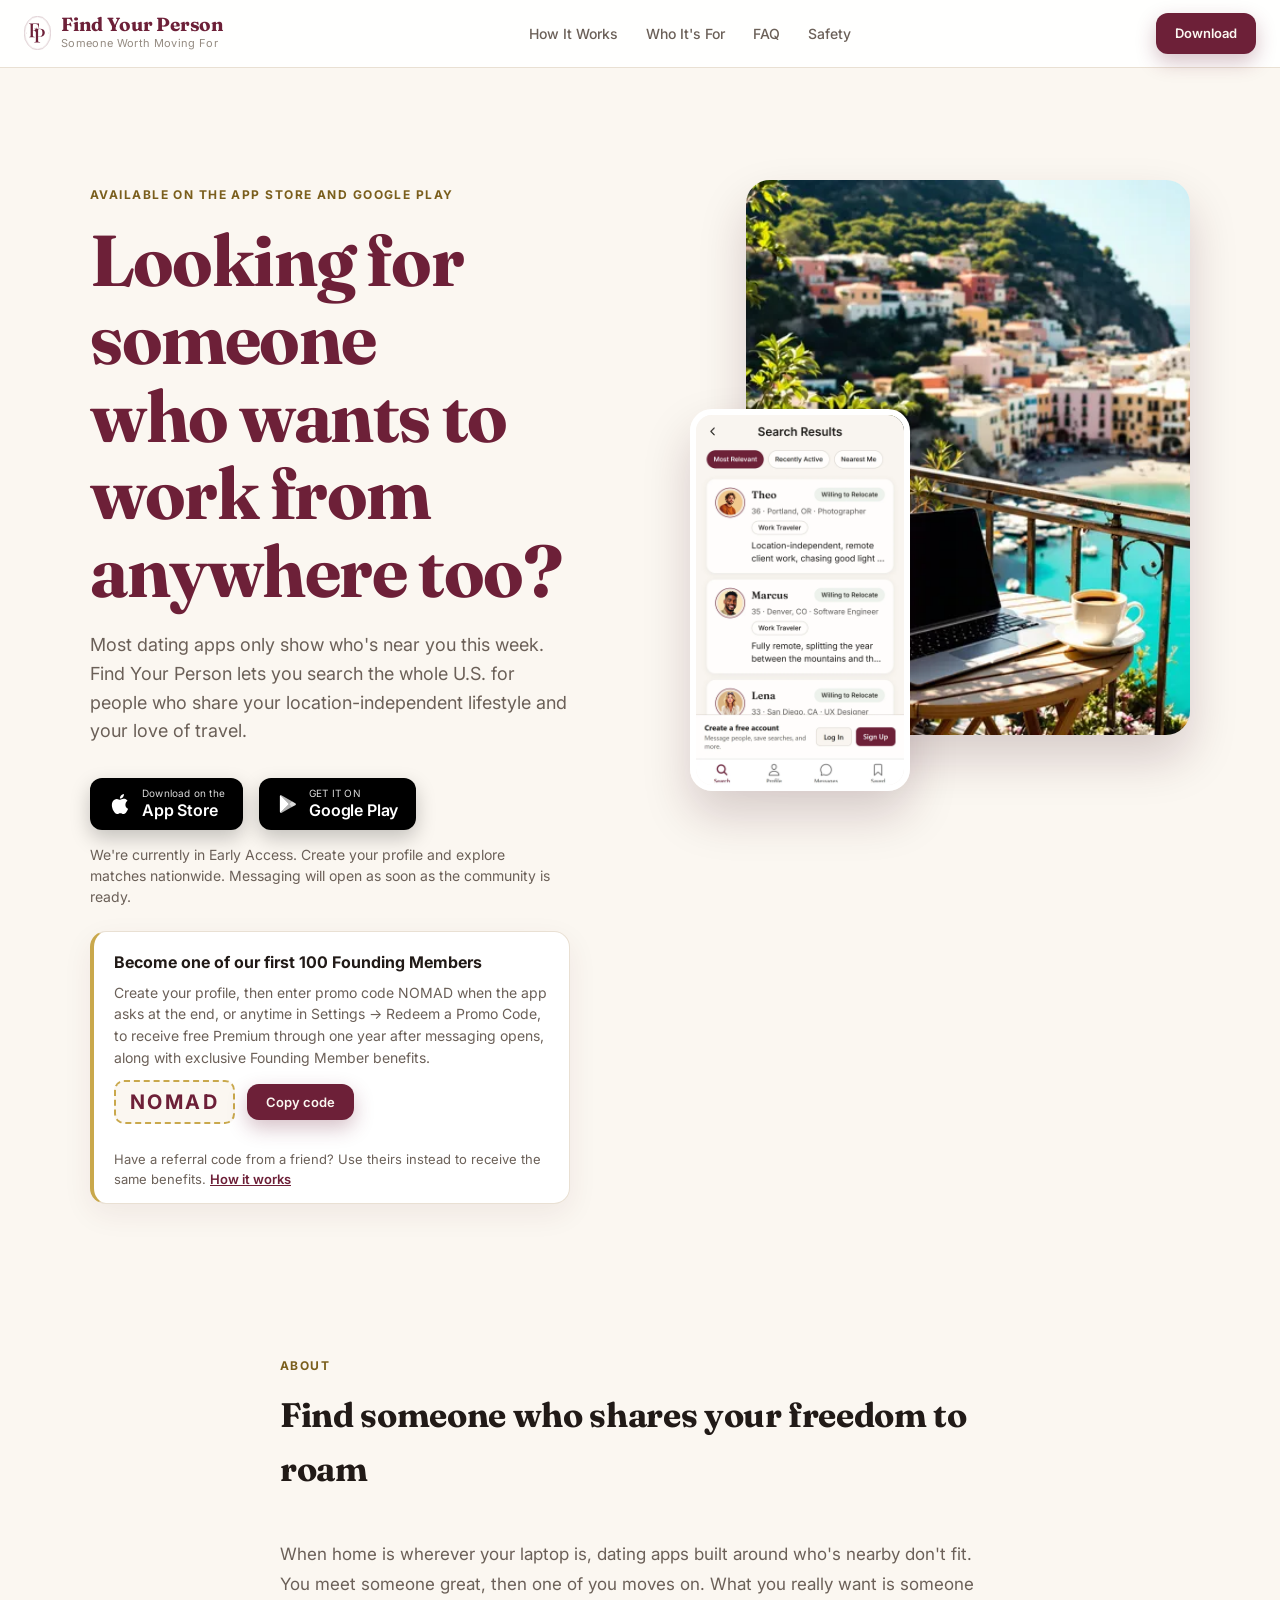
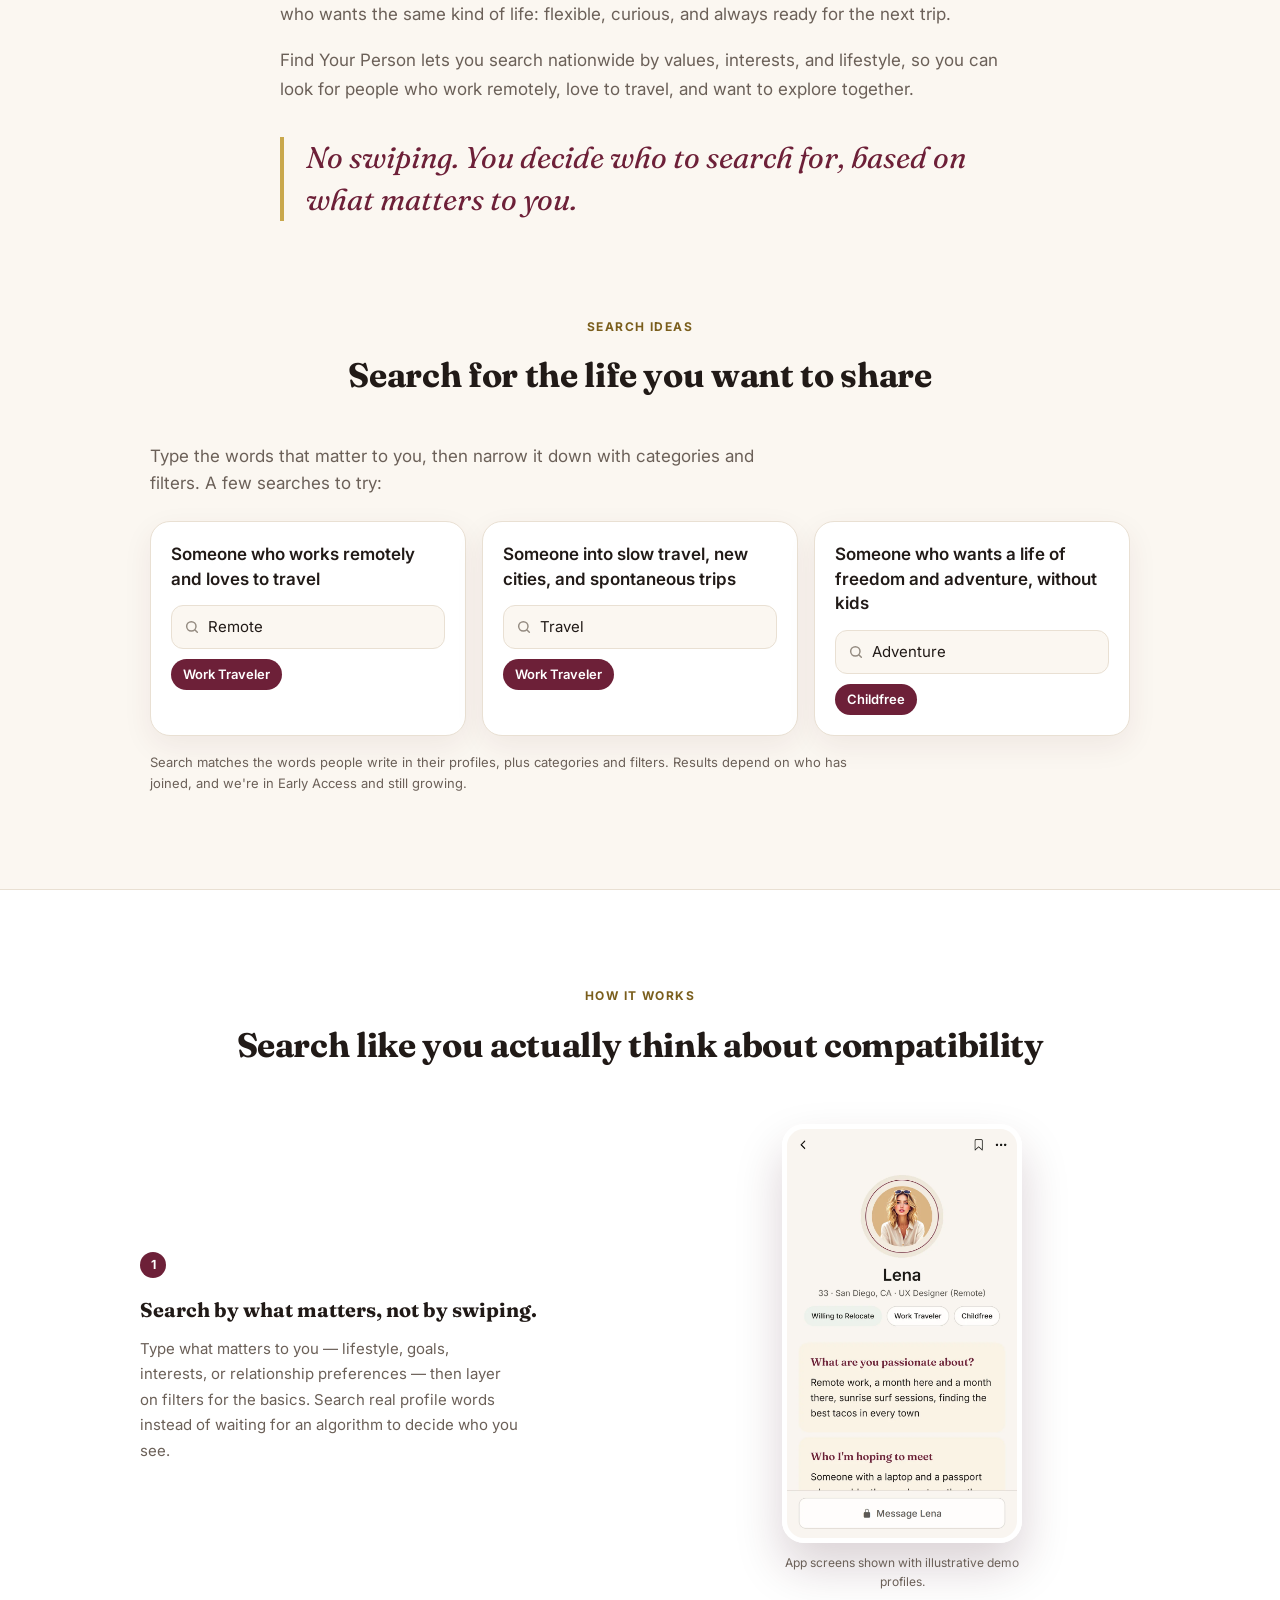
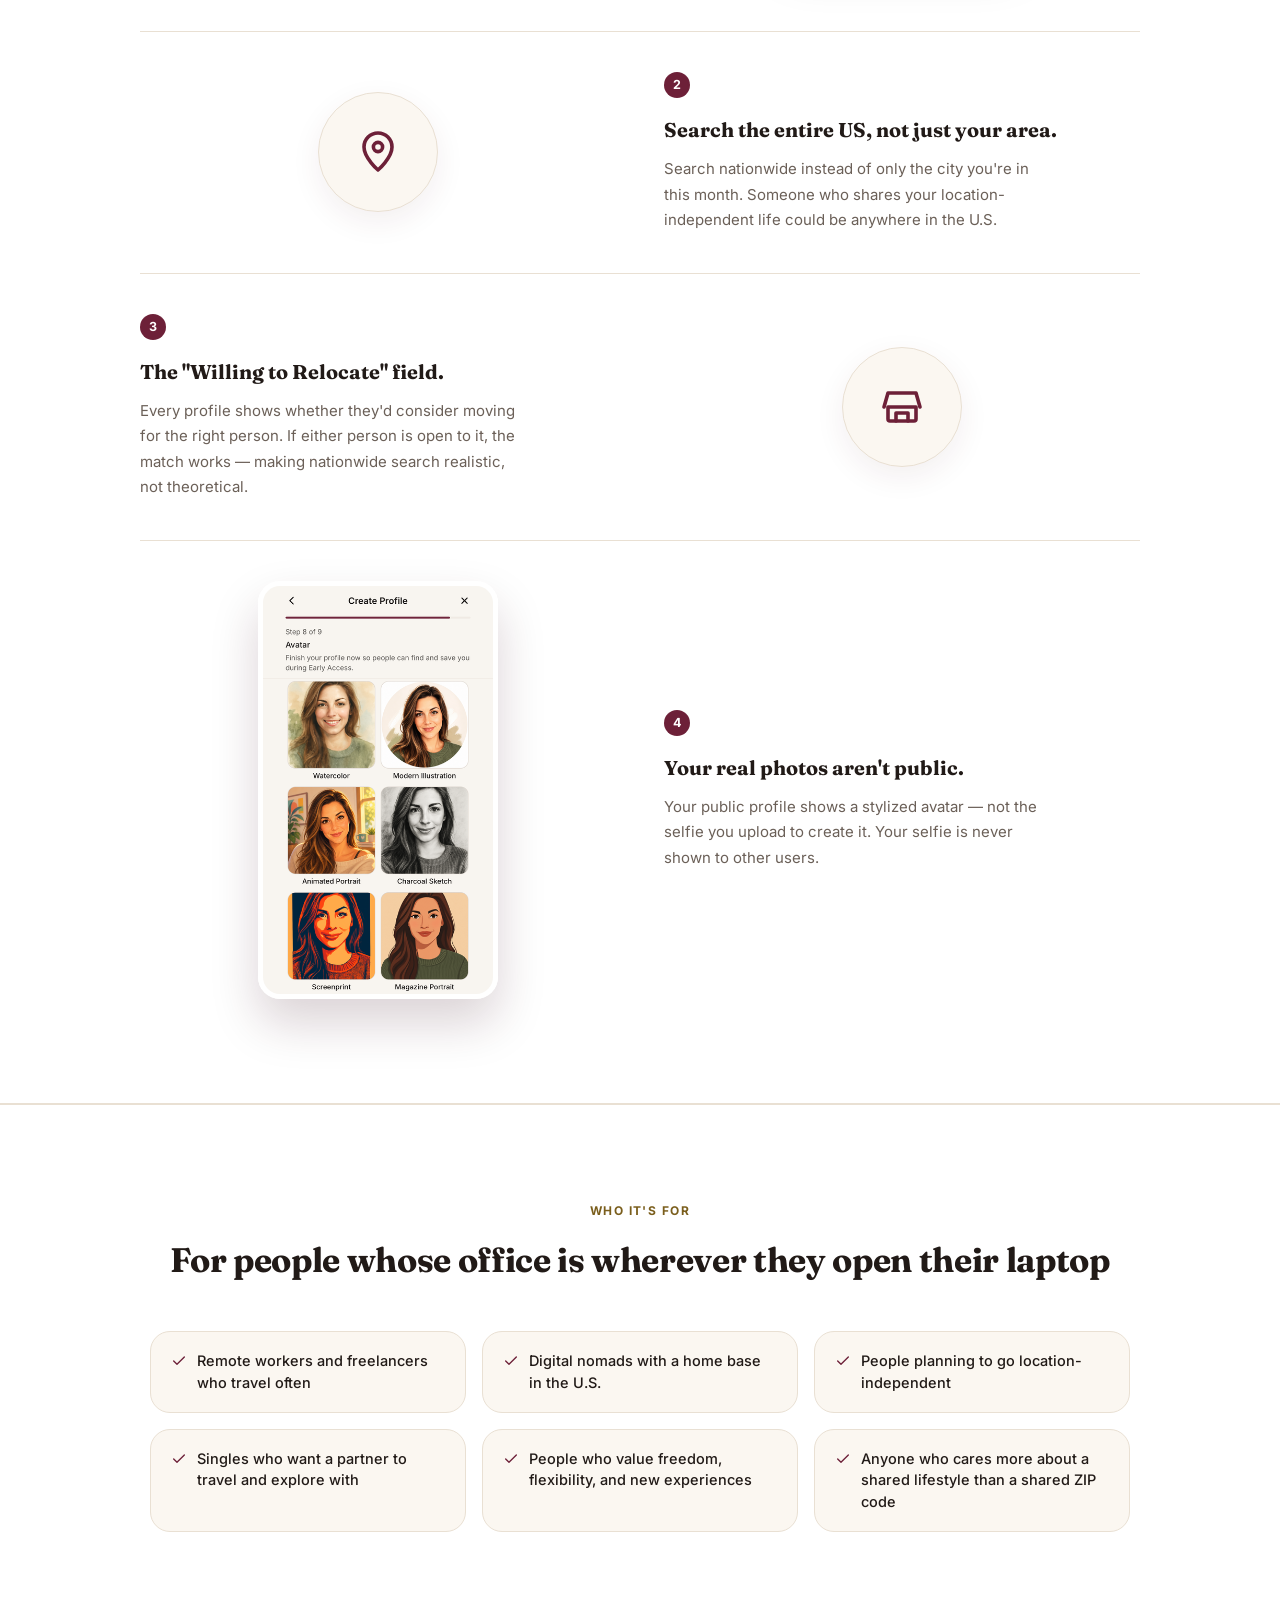
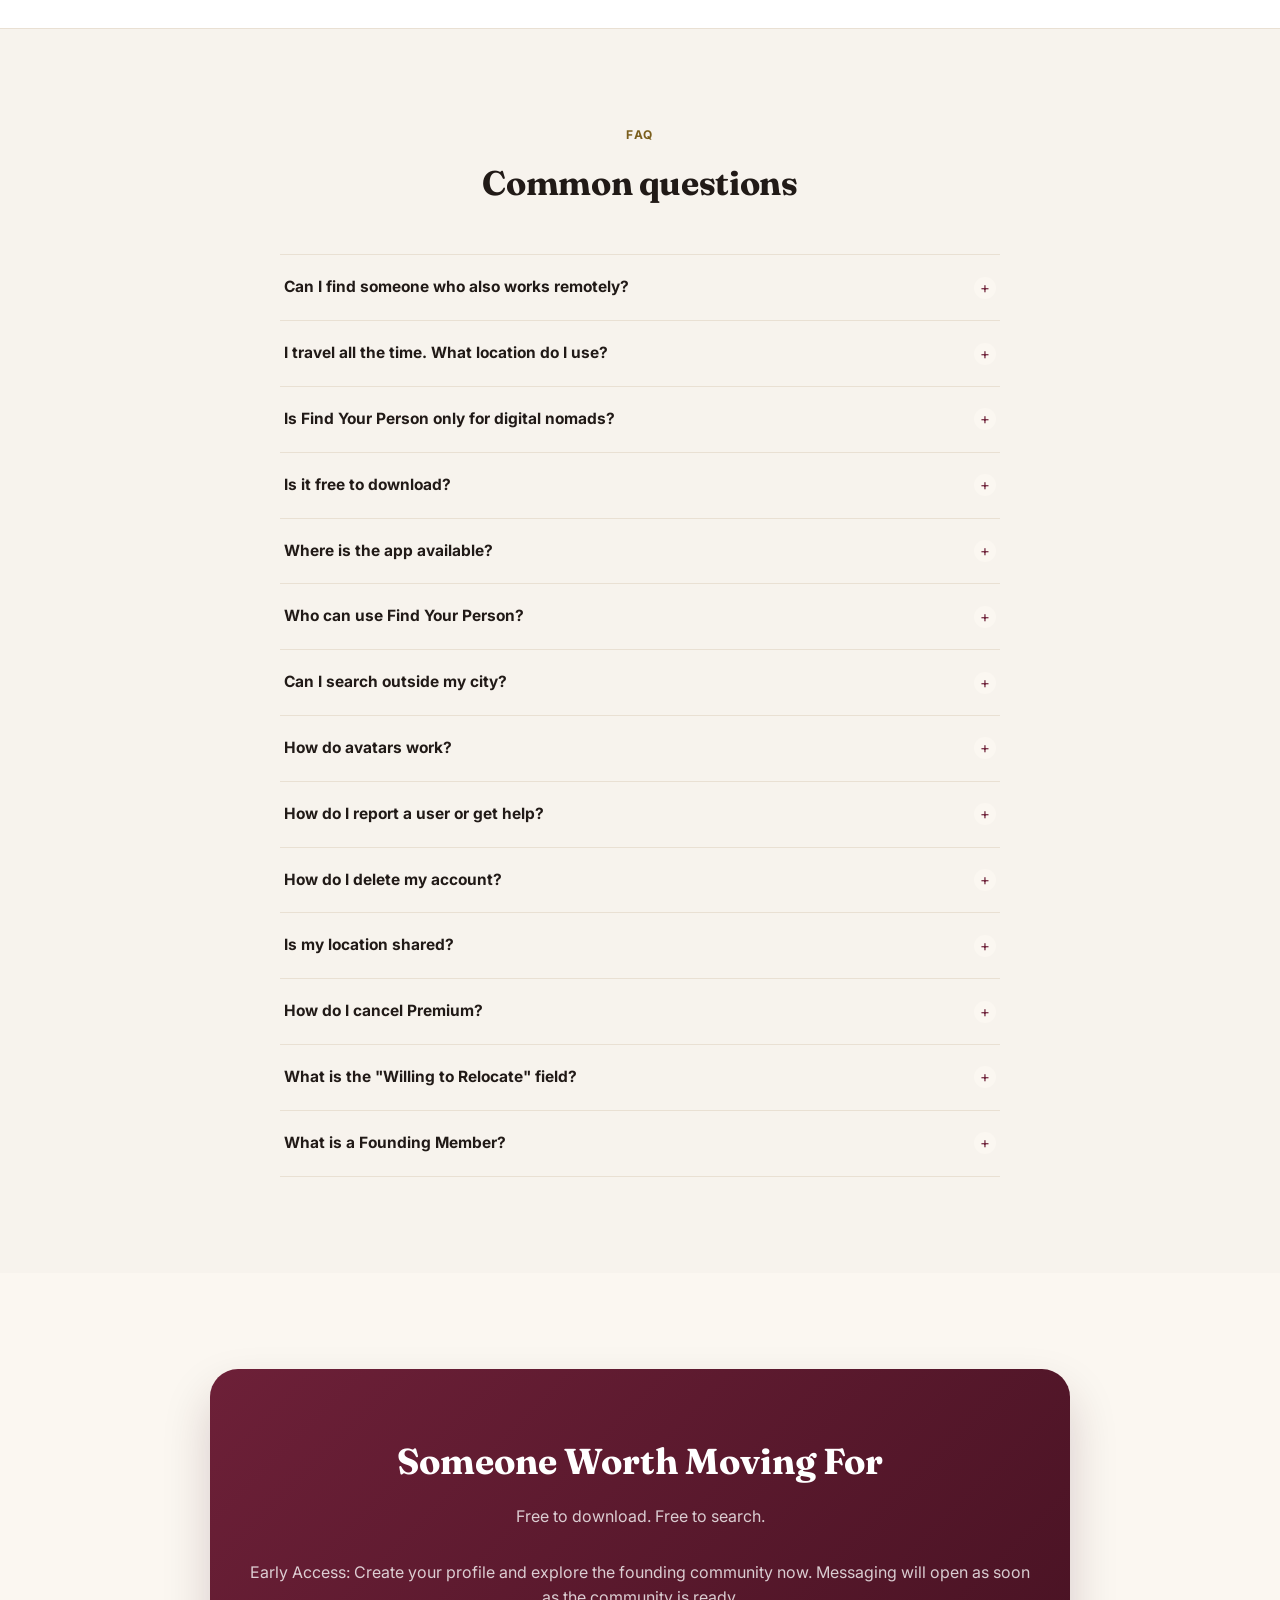
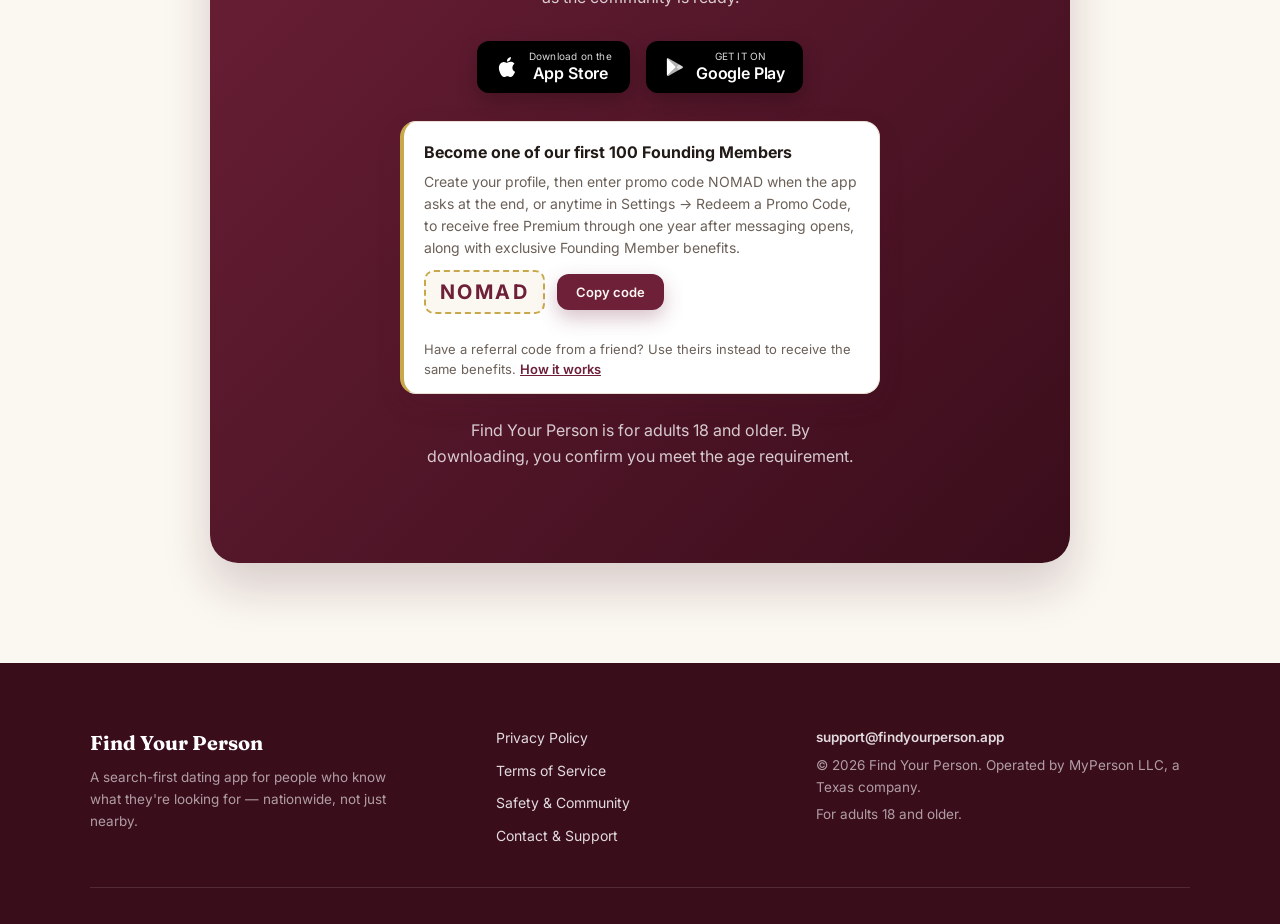
<file: digital-nomads.html>
<!DOCTYPE html>
<html lang="en">
<head>
  <meta charset="UTF-8" />
  <meta name="viewport" content="width=device-width, initial-scale=1.0" />
  <title>Dating for Digital Nomads | Find Your Person</title>
  <meta name="description" content="Find someone who shares your location-independent lifestyle. Search the whole U.S. by values, interests, and a love of travel." />
  <link rel="canonical" href="https://findyourperson.app/digital-nomads" />

  <link rel="icon" type="image/svg+xml" href="favicon.svg" />
  <link rel="icon" type="image/png" sizes="32x32" href="favicon-32.png" />
  <link rel="icon" type="image/png" sizes="16x16" href="favicon-16.png" />
  <link rel="apple-touch-icon" sizes="180x180" href="apple-touch-icon.png" />

  <!-- Smart App Banner (iOS Safari) -->
  <meta name="apple-itunes-app" content="app-id=6770636823" />

  <!-- OpenGraph -->
  <meta property="og:type" content="website" />
  <meta property="og:url" content="https://findyourperson.app/digital-nomads" />
  <meta property="og:title" content="Dating for Digital Nomads | Find Your Person" />
  <meta property="og:description" content="Find someone who shares your location-independent lifestyle. Search the whole U.S. by values, interests, and a love of travel." />
  <meta property="og:image" content="https://findyourperson.app/img/landing/digital-nomads-og.jpg" />
  <meta property="og:image:width" content="1200" />
  <meta property="og:image:height" content="630" />
  <meta property="og:image:alt" content="A laptop and coffee on a sunny terrace above a colorful seaside town beside the words &quot;Dating for digital nomads&quot; and the Find Your Person logo" />
  <meta property="og:site_name" content="Find Your Person" />
  <meta property="og:locale" content="en_US" />

  <!-- Twitter / X -->
  <meta name="twitter:card" content="summary_large_image" />
  <meta name="twitter:title" content="Dating for Digital Nomads | Find Your Person" />
  <meta name="twitter:description" content="Find someone who shares your location-independent lifestyle. Search the whole U.S. by values, interests, and a love of travel." />
  <meta name="twitter:image" content="https://findyourperson.app/img/landing/digital-nomads-og.jpg" />
  <meta name="twitter:image:alt" content="A laptop and coffee on a sunny terrace above a colorful seaside town beside the words &quot;Dating for digital nomads&quot; and the Find Your Person logo" />

  <link rel="preconnect" href="https://fonts.googleapis.com" />
  <link rel="preconnect" href="https://fonts.gstatic.com" crossorigin />
  <link href="https://fonts.googleapis.com/css2?family=Fraunces:opsz,wght@9..144,600;9..144,700&family=Inter:wght@400;500;600;700&display=swap" rel="stylesheet" />

  <link rel="stylesheet" href="styles.css" />

  <script type="application/ld+json">
  {
    "@context": "https://schema.org",
    "@type": "FAQPage",
    "mainEntity": [
      {
        "@type": "Question",
        "name": "Can I find someone who also works remotely?",
        "acceptedAnswer": {
          "@type": "Answer",
          "text": "Yes. Search for the words people use to describe that life, like remote, freelance, or travel, and add the Work Traveler category to find people whose work lets them move around too."
        }
      },
      {
        "@type": "Question",
        "name": "I travel all the time. What location do I use?",
        "acceptedAnswer": {
          "@type": "Answer",
          "text": "Every profile uses a U.S. ZIP code to show a general area, so use your home base. Search covers the whole U.S., so you can find people wherever they are in the country, and you can hide your location down to the state level in Settings."
        }
      },
      {
        "@type": "Question",
        "name": "Is Find Your Person only for digital nomads?",
        "acceptedAnswer": {
          "@type": "Answer",
          "text": "No. Find Your Person is open to eligible adults throughout the U.S. You can search for anyone who shares your values and lifestyle, whether they travel full time or simply want a life with more adventure."
        }
      },
      {
        "@type": "Question",
        "name": "Is it free to download?",
        "acceptedAnswer": {
          "@type": "Answer",
          "text": "Yes. Find Your Person is free to download, create a profile, and search. We're currently in Early Access, so messaging isn't available yet. When messaging opens, starting a conversation will require Premium ($4.99/month), while replying will be free."
        }
      },
      {
        "@type": "Question",
        "name": "Where is the app available?",
        "acceptedAnswer": {
          "@type": "Answer",
          "text": "Find Your Person is available now on both iOS and Android — download it on the App Store or get it on Google Play."
        }
      },
      {
        "@type": "Question",
        "name": "Who can use Find Your Person?",
        "acceptedAnswer": {
          "@type": "Answer",
          "text": "Find Your Person is for adults 18 and older only. You must confirm your age at sign-up. Users who do not meet the age requirement are not permitted to use the service."
        }
      },
      {
        "@type": "Question",
        "name": "Can I search outside my city?",
        "acceptedAnswer": {
          "@type": "Answer",
          "text": "Yes — that's the point. The app searches the entire United States by default, not just your local area. You can find compatible people across any city or state."
        }
      },
      {
        "@type": "Question",
        "name": "How do avatars work?",
        "acceptedAnswer": {
          "@type": "Answer",
          "text": "Instead of public photos, Find Your Person creates a stylized AI avatar from a selfie you upload. Your avatar — not your real photo — is what appears on your public profile. Your selfie is never shown to other users. Once messaging opens, you decide what to share in private one-on-one conversations."
        }
      },
      {
        "@type": "Question",
        "name": "How do I report a user or get help?",
        "acceptedAnswer": {
          "@type": "Answer",
          "text": "You can report any user directly from their profile inside the app. For additional help, email us at support@findyourperson.app. We aim to respond within 1–2 business days."
        }
      },
      {
        "@type": "Question",
        "name": "How do I delete my account?",
        "acceptedAnswer": {
          "@type": "Answer",
          "text": "You can delete your account from inside the app. For help, email support@findyourperson.app."
        }
      },
      {
        "@type": "Question",
        "name": "Is my location shared?",
        "acceptedAnswer": {
          "@type": "Answer",
          "text": "Your exact address is never shared. Other users only see a general area based on your zip code, and you can hide it down to state-level in Settings → Privacy. See our Privacy Policy for full details."
        }
      },
      {
        "@type": "Question",
        "name": "How do I cancel Premium?",
        "acceptedAnswer": {
          "@type": "Answer",
          "text": "On iOS, Premium subscriptions are managed through your Apple account and can be canceled in iOS subscription settings. On Android, they're managed through your Google account and can be canceled in Google Play subscription settings."
        }
      },
      {
        "@type": "Question",
        "name": "What is the \"Willing to Relocate\" field?",
        "acceptedAnswer": {
          "@type": "Answer",
          "text": "Every profile includes a field indicating whether the person would consider relocating for the right relationship. If either person is willing to move, the match is viable — it's what makes nationwide compatibility realistic rather than theoretical."
        }
      },
      {
        "@type": "Question",
        "name": "What is a Founding Member?",
        "acceptedAnswer": {
          "@type": "Answer",
          "text": "Our first 100 qualifying members become Founding Members. To qualify, complete your profile and redeem an eligible promo code: a friend's referral code, or a code from one of our pages such as findyourperson.app/founding. Founding Members get free Premium through one year after messaging opens, plus exclusive benefits. You don't need a code to join: anyone can create a profile and search for free."
        }
      }
    ]
  }
  </script>
</head>
<body>

  <nav>
    <a class="nav-brand" href="index.html">
      <img class="nav-icon" src="fp-seal.svg" alt="" width="27" height="34" />
      <span class="nav-brand-text">
        <span class="wordmark">Find Your Person</span>
        <span class="tagline">Someone Worth Moving For</span>
      </span>
    </a>
    <ul class="nav-links">
      <li><a href="#how-it-works">How It Works</a></li>
      <li><a href="#who-its-for">Who It's For</a></li>
      <li><a href="#faq">FAQ</a></li>
      <li><a href="safety.html">Safety</a></li>
    </ul>
    <a class="btn btn-primary btn-sm" href="#get-the-app">Download</a>
  </nav>

  <!-- HERO -->
  <section class="hero hero--landing hero--lifestyle">
    <div class="hero-inner">
      <div class="hero-grid">
        <div class="hero-copy">
          <span class="hero-eyebrow">Available on the App Store and Google Play</span>
          <h1>Looking for someone who wants to work from anywhere too?</h1>
          <p>Most dating apps only show who's near you this week. Find Your Person lets you search the whole U.S. for people who share your location-independent lifestyle and your love of travel.</p>
          <div class="badge-row" id="get-the-app">
            <a class="store-badge" href="https://apps.apple.com/app/apple-store/id6770636823?pt=128898873&amp;ct=DigitalNomads&amp;mt=8" target="_blank" rel="noopener">
              <svg width="24" height="24" viewBox="0 0 24 24" fill="white"><path d="M18.71 19.5c-.83 1.24-1.71 2.45-3.05 2.47-1.34.03-1.77-.79-3.29-.79-1.53 0-2 .77-3.27.82-1.31.05-2.3-1.32-3.14-2.53C4.25 17 2.94 12.45 4.7 9.39c.87-1.52 2.43-2.48 4.12-2.51 1.28-.02 2.5.87 3.29.87.78 0 2.26-1.07 3.8-.91.65.03 2.47.26 3.64 1.98-.09.06-2.17 1.28-2.15 3.81.03 3.02 2.65 4.03 2.68 4.04-.03.07-.42 1.44-1.38 2.83M13 3.5c.73-.83 1.94-1.46 2.94-1.5.13 1.17-.34 2.35-1.04 3.19-.69.85-1.83 1.51-2.95 1.42-.15-1.15.41-2.35 1.05-3.11z"/></svg>
              <span>
                <span class="badge-label">Download on the</span>
                <span class="badge-store">App Store</span>
              </span>
            </a>
<a class="store-badge" href="https://play.google.com/store/apps/details?id=com.myperson&amp;referrer=utm_source%3Dwebsite%26utm_medium%3Dlanding_page%26utm_campaign%3Ddigital-nomads" target="_blank" rel="noopener">
              <svg width="22" height="22" viewBox="0 0 24 24" fill="white"><path d="M3.61 2.51c-.31.32-.5.82-.5 1.46v16.06c0 .64.19 1.14.5 1.46l.11.1L13 12.32v-.24L3.72 2.41l-.11.1z"/><path d="M16.13 15.47l-3.13-3.15v-.24l3.13-3.15.07.04 3.71 2.11c1.06.6 1.06 1.59 0 2.19l-3.71 2.11-.07.09z" opacity=".85"/><path d="M16.2 15.38L13 12.2 3.61 21.62c.35.37.93.42 1.58.05l11.01-6.29" opacity=".7"/><path d="M16.2 9.02L5.19 2.73c-.65-.37-1.23-.32-1.58.05L13 12.2l3.2-3.18z" opacity=".7"/></svg>
              <span>
                <span class="badge-label">GET IT ON</span>
                <span class="badge-store">Google Play</span>
              </span>
            </a>
          </div>
          <p class="hero-early-access">We're currently in Early Access. Create your profile and explore matches nationwide. Messaging will open as soon as the community is ready.</p>
          <div class="offer-card offer-card--hero" data-offer data-founding-open>
            <p class="offer-title">Become one of our first 100 Founding Members</p>
            <p class="offer-body">Create your profile, then enter promo code NOMAD when the app asks at the end, or anytime in Settings → Redeem a Promo Code, to receive free Premium through one year after messaging opens, along with exclusive Founding Member benefits.</p>
            <div class="offer-code-row">
              <code class="offer-code">NOMAD</code>
              <button type="button" class="btn btn-primary btn-sm" data-copy-code="NOMAD" aria-label="Copy promo code NOMAD">Copy code</button>
            </div>
            <p class="offer-status" data-copy-status role="status" aria-live="polite"></p>
            <p class="offer-note">Have a referral code from a friend? Use theirs instead to receive the same benefits. <a href="/founding">How it works</a></p>
          </div>
        </div>
        <div class="hero-visual hero-visual--lifestyle">
          <div class="lifestyle-frame">
            <picture>
              <source type="image/webp" srcset="img/landing/digital-nomads-lifestyle-720.webp 720w, img/landing/digital-nomads-lifestyle-1200.webp 1200w" sizes="(max-width: 860px) 100vw, 560px" />
              <img class="lifestyle-img" src="img/landing/digital-nomads-lifestyle-1200.jpg" srcset="img/landing/digital-nomads-lifestyle-720.jpg 720w, img/landing/digital-nomads-lifestyle-1200.jpg 1200w" sizes="(max-width: 860px) 100vw, 560px" alt="A laptop and a cup of coffee on a sunny terrace overlooking a colorful seaside town and a turquoise bay" width="1200" height="800" fetchpriority="high" />
            </picture>
          </div>
          <div class="phone-frame phone-frame--overlap">
            <picture>
              <source type="image/webp" srcset="img/landing/digital-nomads-results.webp" />
              <img class="phone-main-single" src="img/landing/digital-nomads-results.png" alt="Illustrative Find Your Person search results for &quot;Remote&quot; with the Work Traveler category, showing remote workers who love to travel" width="320" height="569" />
            </picture>
          </div>
        </div>
      </div>
    </div>
  </section>

  <!-- ABOUT -->
  <section class="about-section">
    <div class="about-inner">
      <p class="section-label">About</p>
      <h2 class="section-title">Find someone who shares your freedom to roam</h2>
      <p class="about-body">When home is wherever your laptop is, dating apps built around who's nearby don't fit. You meet someone great, then one of you moves on. What you really want is someone who wants the same kind of life: flexible, curious, and always ready for the next trip.</p>
      <p class="about-body">Find Your Person lets you search nationwide by values, interests, and lifestyle, so you can look for people who work remotely, love to travel, and want to explore together.</p>
      <p class="about-quote">No swiping. You decide who to search for, based on what matters to you.</p>
    </div>
  </section>

  <!-- SEARCH EXAMPLES (audience-specific) -->
  <section class="examples-section">
    <div class="examples-inner">
      <p class="section-label">Search Ideas</p>
      <h2 class="section-title">Search for the life you want to share</h2>
      <p class="examples-intro">Type the words that matter to you, then narrow it down with categories and filters. A few searches to try:</p>
      <div class="examples-grid">
        <div class="example-card">
          <p class="example-text">Someone who works remotely and loves to travel</p>
          <div class="example-search"><svg width="16" height="16" viewBox="0 0 24 24" fill="none" stroke="currentColor" stroke-width="2.2" stroke-linecap="round" aria-hidden="true"><circle cx="11" cy="11" r="7"/><path d="M20 20l-3.5-3.5"/></svg><span>Remote</span></div>
          <div class="example-chips"><span class="example-chip">Work Traveler</span></div>
        </div>
        <div class="example-card">
          <p class="example-text">Someone into slow travel, new cities, and spontaneous trips</p>
          <div class="example-search"><svg width="16" height="16" viewBox="0 0 24 24" fill="none" stroke="currentColor" stroke-width="2.2" stroke-linecap="round" aria-hidden="true"><circle cx="11" cy="11" r="7"/><path d="M20 20l-3.5-3.5"/></svg><span>Travel</span></div>
          <div class="example-chips"><span class="example-chip">Work Traveler</span></div>
        </div>
        <div class="example-card">
          <p class="example-text">Someone who wants a life of freedom and adventure, without kids</p>
          <div class="example-search"><svg width="16" height="16" viewBox="0 0 24 24" fill="none" stroke="currentColor" stroke-width="2.2" stroke-linecap="round" aria-hidden="true"><circle cx="11" cy="11" r="7"/><path d="M20 20l-3.5-3.5"/></svg><span>Adventure</span></div>
          <div class="example-chips"><span class="example-chip">Childfree</span></div>
        </div>
      </div>
      <p class="examples-fine">Search matches the words people write in their profiles, plus categories and filters. Results depend on who has joined, and we're in Early Access and still growing.</p>
    </div>
  </section>

  <!-- HOW IT WORKS (from the homepage; only point 2's body and, optionally,
       the profile screenshot are audience-specific) -->
  <section class="explainer" id="how-it-works">
    <div class="explainer-inner">
      <p class="section-label">How It Works</p>
      <h2 class="section-title">Search like you actually think about compatibility</h2>
      <div class="steps-list">

        <div class="step-row">
          <div class="step-text">
            <span class="step-number">1</span>
            <strong>Search by what matters, not by swiping.</strong>
            <p>Type what matters to you — lifestyle, goals, interests, or relationship preferences — then layer on filters for the basics. Search real profile words instead of waiting for an algorithm to decide who you see.</p>
          </div>
          <div class="step-visual">
            <picture>
              <source type="image/webp" srcset="img/landing/digital-nomads-profile.webp" />
              <img class="phone-screen" src="img/landing/digital-nomads-profile.png" alt="An illustrative profile: Lena, a remote UX designer in San Diego who loves surfing and slow travel" width="260" height="462" loading="lazy" decoding="async" />
            </picture>
            <p class="shot-caption">App screens shown with illustrative demo profiles.</p>
          </div>
        </div>

        <div class="step-row step-row--reverse">
          <div class="step-text">
            <span class="step-number">2</span>
            <strong>Search the entire US, not just your area.</strong>
            <p>Search nationwide instead of only the city you're in this month. Someone who shares your location-independent life could be anywhere in the U.S.</p>
          </div>
          <div class="step-visual step-visual--icon">
            <span class="step-icon-lg" aria-hidden="true">
              <svg class="icon" width="48" height="48" viewBox="0 0 24 24" fill="none" stroke="currentColor" stroke-width="1.8" stroke-linecap="round" stroke-linejoin="round"><path d="M12 21s-7-6.1-7-11.5A7 7 0 0 1 19 9.5C19 14.9 12 21 12 21z"/><circle cx="12" cy="9.5" r="2.3"/></svg>
            </span>
          </div>
        </div>

        <div class="step-row">
          <div class="step-text">
            <span class="step-number">3</span>
            <strong>The "Willing to Relocate" field.</strong>
            <p>Every profile shows whether they'd consider moving for the right person. If either person is open to it, the match works — making nationwide search realistic, not theoretical.</p>
          </div>
          <div class="step-visual step-visual--icon">
            <span class="step-icon-lg" aria-hidden="true">
              <svg class="icon" width="48" height="48" viewBox="0 0 24 24" fill="none" stroke="currentColor" stroke-width="1.8" stroke-linecap="round" stroke-linejoin="round"><path d="M3 12l2-7h14l2 7"/><path d="M5 12h14v6a1 1 0 0 1-1 1H6a1 1 0 0 1-1-1v-6z"/><path d="M9 19v-4h6v4"/></svg>
            </span>
          </div>
        </div>

        <div class="step-row step-row--reverse">
          <div class="step-text">
            <span class="step-number">4</span>
            <strong>Your real photos aren't public.</strong>
            <p>Your public profile shows a stylized avatar — not the selfie you upload to create it. Your selfie is never shown to other users.</p>
          </div>
          <div class="step-visual">
            <img class="phone-screen" src="img/screenshot-avatars.png" alt="AI avatar selection — choose a style generated from your selfie" width="260" height="462" />
          </div>
        </div>

      </div>
    </div>
  </section>

  <!-- WHO IT'S FOR -->
  <section class="who-section" id="who-its-for">
    <div class="who-inner">
      <p class="section-label">Who It's For</p>
      <h2 class="section-title">For people whose office is wherever they open their laptop</h2>
      <div class="who-grid">
        <div class="who-item">
          <svg class="icon" width="16" height="16" viewBox="0 0 24 24" fill="none" stroke="currentColor" stroke-width="2" stroke-linecap="round" stroke-linejoin="round"><path d="M20 6L9 17l-5-5"/></svg>
          Remote workers and freelancers who travel often
        </div>
        <div class="who-item">
          <svg class="icon" width="16" height="16" viewBox="0 0 24 24" fill="none" stroke="currentColor" stroke-width="2" stroke-linecap="round" stroke-linejoin="round"><path d="M20 6L9 17l-5-5"/></svg>
          Digital nomads with a home base in the U.S.
        </div>
        <div class="who-item">
          <svg class="icon" width="16" height="16" viewBox="0 0 24 24" fill="none" stroke="currentColor" stroke-width="2" stroke-linecap="round" stroke-linejoin="round"><path d="M20 6L9 17l-5-5"/></svg>
          People planning to go location-independent
        </div>
        <div class="who-item">
          <svg class="icon" width="16" height="16" viewBox="0 0 24 24" fill="none" stroke="currentColor" stroke-width="2" stroke-linecap="round" stroke-linejoin="round"><path d="M20 6L9 17l-5-5"/></svg>
          Singles who want a partner to travel and explore with
        </div>
        <div class="who-item">
          <svg class="icon" width="16" height="16" viewBox="0 0 24 24" fill="none" stroke="currentColor" stroke-width="2" stroke-linecap="round" stroke-linejoin="round"><path d="M20 6L9 17l-5-5"/></svg>
          People who value freedom, flexibility, and new experiences
        </div>
        <div class="who-item">
          <svg class="icon" width="16" height="16" viewBox="0 0 24 24" fill="none" stroke="currentColor" stroke-width="2" stroke-linecap="round" stroke-linejoin="round"><path d="M20 6L9 17l-5-5"/></svg>
          Anyone who cares more about a shared lifestyle than a shared ZIP code
        </div>
      </div>
    </div>
  </section>

  <!-- FAQ (audience questions first, then the homepage's general ones) -->
  <section class="faq-section" id="faq">
    <div class="faq-inner">
      <p class="section-label">FAQ</p>
      <h2 class="section-title">Common questions</h2>
      <div class="faq-list">
        <details class="faq-item">
          <summary>Can I find someone who also works remotely?<span class="chevron"></span></summary>
          <div class="faq-a">Yes. Search for the words people use to describe that life, like remote, freelance, or travel, and add the Work Traveler category to find people whose work lets them move around too.</div>
        </details>
        <details class="faq-item">
          <summary>I travel all the time. What location do I use?<span class="chevron"></span></summary>
          <div class="faq-a">Every profile uses a U.S. ZIP code to show a general area, so use your home base. Search covers the whole U.S., so you can find people wherever they are in the country, and you can hide your location down to the state level in Settings.</div>
        </details>
        <details class="faq-item">
          <summary>Is Find Your Person only for digital nomads?<span class="chevron"></span></summary>
          <div class="faq-a">No. Find Your Person is open to eligible adults throughout the U.S. You can search for anyone who shares your values and lifestyle, whether they travel full time or simply want a life with more adventure.</div>
        </details>
        <details class="faq-item">
          <summary>Is it free to download?<span class="chevron"></span></summary>
          <div class="faq-a">Yes. Find Your Person is free to download, create a profile, and search. We're currently in Early Access, so messaging isn't available yet. When messaging opens, starting a conversation will require Premium ($4.99/month), while replying will be free.</div>
        </details>
        <details class="faq-item">
          <summary>Where is the app available?<span class="chevron"></span></summary>
          <div class="faq-a">Find Your Person is available now on both iOS and Android — <a href="https://apps.apple.com/app/apple-store/id6770636823?pt=128898873&amp;ct=DigitalNomads&amp;mt=8" target="_blank" rel="noopener">download it on the App Store</a> or <a href="https://play.google.com/store/apps/details?id=com.myperson&amp;referrer=utm_source%3Dwebsite%26utm_medium%3Dlanding_page%26utm_campaign%3Ddigital-nomads" target="_blank" rel="noopener">get it on Google Play</a>.</div>
        </details>
        <details class="faq-item">
          <summary>Who can use Find Your Person?<span class="chevron"></span></summary>
          <div class="faq-a">Find Your Person is for adults 18 and older only. You must confirm your age at sign-up. Users who do not meet the age requirement are not permitted to use the service.</div>
        </details>
        <details class="faq-item">
          <summary>Can I search outside my city?<span class="chevron"></span></summary>
          <div class="faq-a">Yes — that's the point. The app searches the entire United States by default, not just your local area. You can find compatible people across any city or state.</div>
        </details>
        <details class="faq-item">
          <summary>How do avatars work?<span class="chevron"></span></summary>
          <div class="faq-a">Instead of public photos, Find Your Person creates a stylized AI avatar from a selfie you upload. Your avatar — not your real photo — is what appears on your public profile. Your selfie is never shown to other users. Once messaging opens, you decide what to share in private one-on-one conversations.</div>
        </details>
        <details class="faq-item">
          <summary>How do I report a user or get help?<span class="chevron"></span></summary>
          <div class="faq-a">You can report any user directly from their profile inside the app. For additional help, email us at <a href="mailto:support@findyourperson.app">support@findyourperson.app</a>. We aim to respond within 1–2 business days.</div>
        </details>
        <details class="faq-item">
          <summary>How do I delete my account?<span class="chevron"></span></summary>
          <div class="faq-a">You can delete your account from inside the app. For help, email <a href="mailto:support@findyourperson.app">support@findyourperson.app</a>.</div>
        </details>
        <details class="faq-item">
          <summary>Is my location shared?<span class="chevron"></span></summary>
          <div class="faq-a">Your exact address is never shared. Other users only see a general area based on your zip code, and you can hide it down to state-level in Settings → Privacy. See our <a href="privacy.html">Privacy Policy</a> for full details.</div>
        </details>
        <details class="faq-item">
          <summary>How do I cancel Premium?<span class="chevron"></span></summary>
          <div class="faq-a">On iOS, Premium subscriptions are managed through your Apple account and can be canceled in iOS subscription settings. On Android, they're managed through your Google account and can be canceled in Google Play subscription settings.</div>
        </details>
        <details class="faq-item">
          <summary>What is the "Willing to Relocate" field?<span class="chevron"></span></summary>
          <div class="faq-a">Every profile includes a field indicating whether the person would consider relocating for the right relationship. If either person is willing to move, the match is viable — it's what makes nationwide compatibility realistic rather than theoretical.</div>
        </details>
        <details class="faq-item">
          <summary>What is a Founding Member?<span class="chevron"></span></summary>
          <div class="faq-a">Our first 100 qualifying members become Founding Members. To qualify, complete your profile and redeem an eligible promo code: a friend's referral code, or a code from one of our pages such as <a href="/founding">findyourperson.app/founding</a>. Founding Members get free Premium through one year after messaging opens, plus exclusive benefits. You don't need a code to join: anyone can create a profile and search for free.</div>
        </details>
      </div>
    </div>
  </section>

  <!-- CTA -->
  <section class="cta-section">
    <div class="cta-panel">
      <h2>Someone Worth Moving For</h2>
      <p>Free to download. Free to search.</p>
      <p>Early Access: Create your profile and explore the founding community now. Messaging will open as soon as the community is ready.</p>
      <div class="badge-row">
        <a class="store-badge" href="https://apps.apple.com/app/apple-store/id6770636823?pt=128898873&amp;ct=DigitalNomads&amp;mt=8" target="_blank" rel="noopener">
              <svg width="24" height="24" viewBox="0 0 24 24" fill="white"><path d="M18.71 19.5c-.83 1.24-1.71 2.45-3.05 2.47-1.34.03-1.77-.79-3.29-.79-1.53 0-2 .77-3.27.82-1.31.05-2.3-1.32-3.14-2.53C4.25 17 2.94 12.45 4.7 9.39c.87-1.52 2.43-2.48 4.12-2.51 1.28-.02 2.5.87 3.29.87.78 0 2.26-1.07 3.8-.91.65.03 2.47.26 3.64 1.98-.09.06-2.17 1.28-2.15 3.81.03 3.02 2.65 4.03 2.68 4.04-.03.07-.42 1.44-1.38 2.83M13 3.5c.73-.83 1.94-1.46 2.94-1.5.13 1.17-.34 2.35-1.04 3.19-.69.85-1.83 1.51-2.95 1.42-.15-1.15.41-2.35 1.05-3.11z"/></svg>
              <span>
                <span class="badge-label">Download on the</span>
                <span class="badge-store">App Store</span>
              </span>
            </a>
<a class="store-badge" href="https://play.google.com/store/apps/details?id=com.myperson&amp;referrer=utm_source%3Dwebsite%26utm_medium%3Dlanding_page%26utm_campaign%3Ddigital-nomads" target="_blank" rel="noopener">
              <svg width="22" height="22" viewBox="0 0 24 24" fill="white"><path d="M3.61 2.51c-.31.32-.5.82-.5 1.46v16.06c0 .64.19 1.14.5 1.46l.11.1L13 12.32v-.24L3.72 2.41l-.11.1z"/><path d="M16.13 15.47l-3.13-3.15v-.24l3.13-3.15.07.04 3.71 2.11c1.06.6 1.06 1.59 0 2.19l-3.71 2.11-.07.09z" opacity=".85"/><path d="M16.2 15.38L13 12.2 3.61 21.62c.35.37.93.42 1.58.05l11.01-6.29" opacity=".7"/><path d="M16.2 9.02L5.19 2.73c-.65-.37-1.23-.32-1.58.05L13 12.2l3.2-3.18z" opacity=".7"/></svg>
              <span>
                <span class="badge-label">GET IT ON</span>
                <span class="badge-store">Google Play</span>
              </span>
            </a>
      </div>
          <div class="offer-card offer-card--cta" data-offer data-founding-open>
            <p class="offer-title">Become one of our first 100 Founding Members</p>
            <p class="offer-body">Create your profile, then enter promo code NOMAD when the app asks at the end, or anytime in Settings → Redeem a Promo Code, to receive free Premium through one year after messaging opens, along with exclusive Founding Member benefits.</p>
            <div class="offer-code-row">
              <code class="offer-code">NOMAD</code>
              <button type="button" class="btn btn-primary btn-sm" data-copy-code="NOMAD" aria-label="Copy promo code NOMAD">Copy code</button>
            </div>
            <p class="offer-status" data-copy-status role="status" aria-live="polite"></p>
            <p class="offer-note">Have a referral code from a friend? Use theirs instead to receive the same benefits. <a href="/founding">How it works</a></p>
          </div>
      <p class="cta-age-notice">Find Your Person is for adults 18 and older. By downloading, you confirm you meet the age requirement.</p>
    </div>
  </section>

  <footer>
    <div class="footer-grid">
      <div class="footer-brand">
        <span class="wordmark">Find Your Person</span>
        <p>A search-first dating app for people who know what they're looking for — nationwide, not just nearby.</p>
      </div>
      <div class="footer-links-col">
        <a href="privacy.html">Privacy Policy</a>
        <a href="terms.html">Terms of Service</a>
        <a href="safety.html">Safety &amp; Community</a>
        <a href="contact.html">Contact &amp; Support</a>
      </div>
      <div class="footer-contact-col">
        <a href="mailto:support@findyourperson.app">support@findyourperson.app</a>
        <span>&copy; <span id="year"></span> Find Your Person. Operated by MyPerson LLC, a Texas company.</span>
        <span>For adults 18 and older.</span>
      </div>
    </div>
  </footer>

  <script src="script.js"></script>
  <script src="founding.js"></script>
  <script src="analytics.js" defer></script>
</body>
</html>
</file>
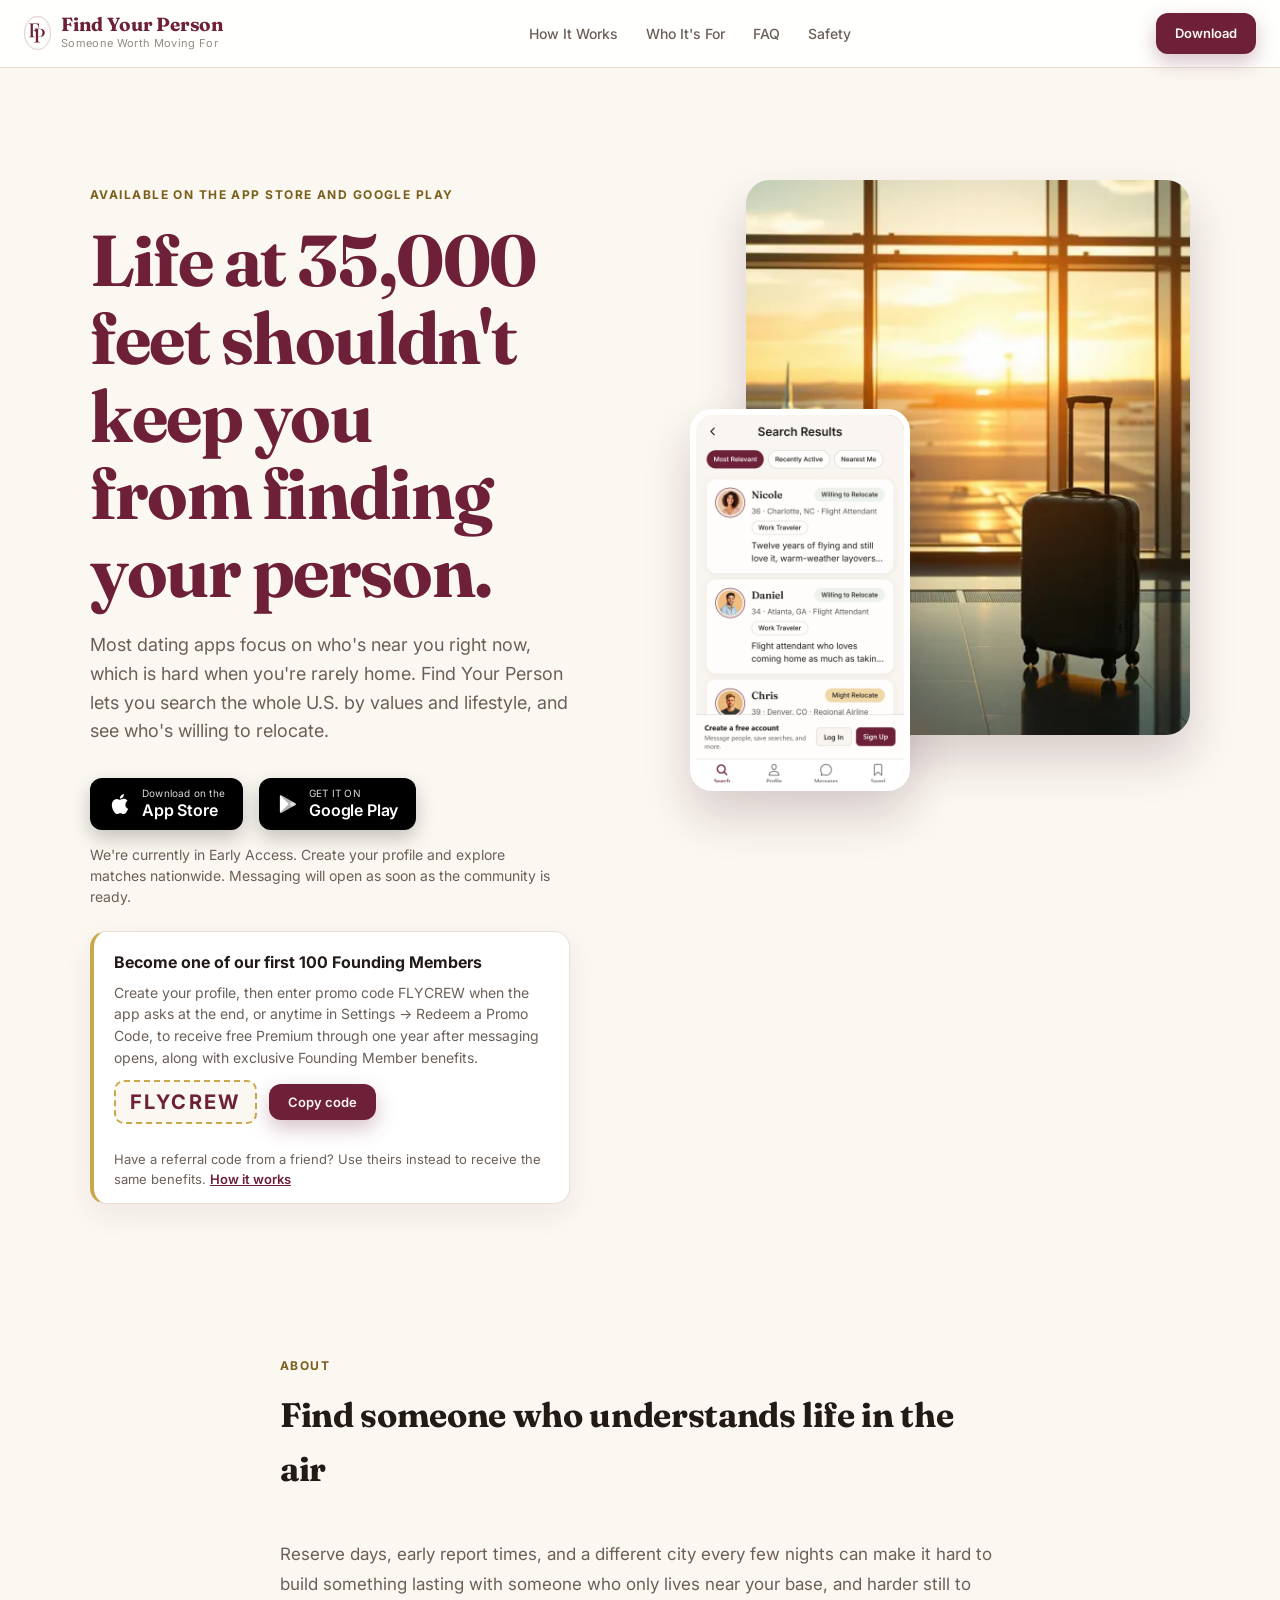
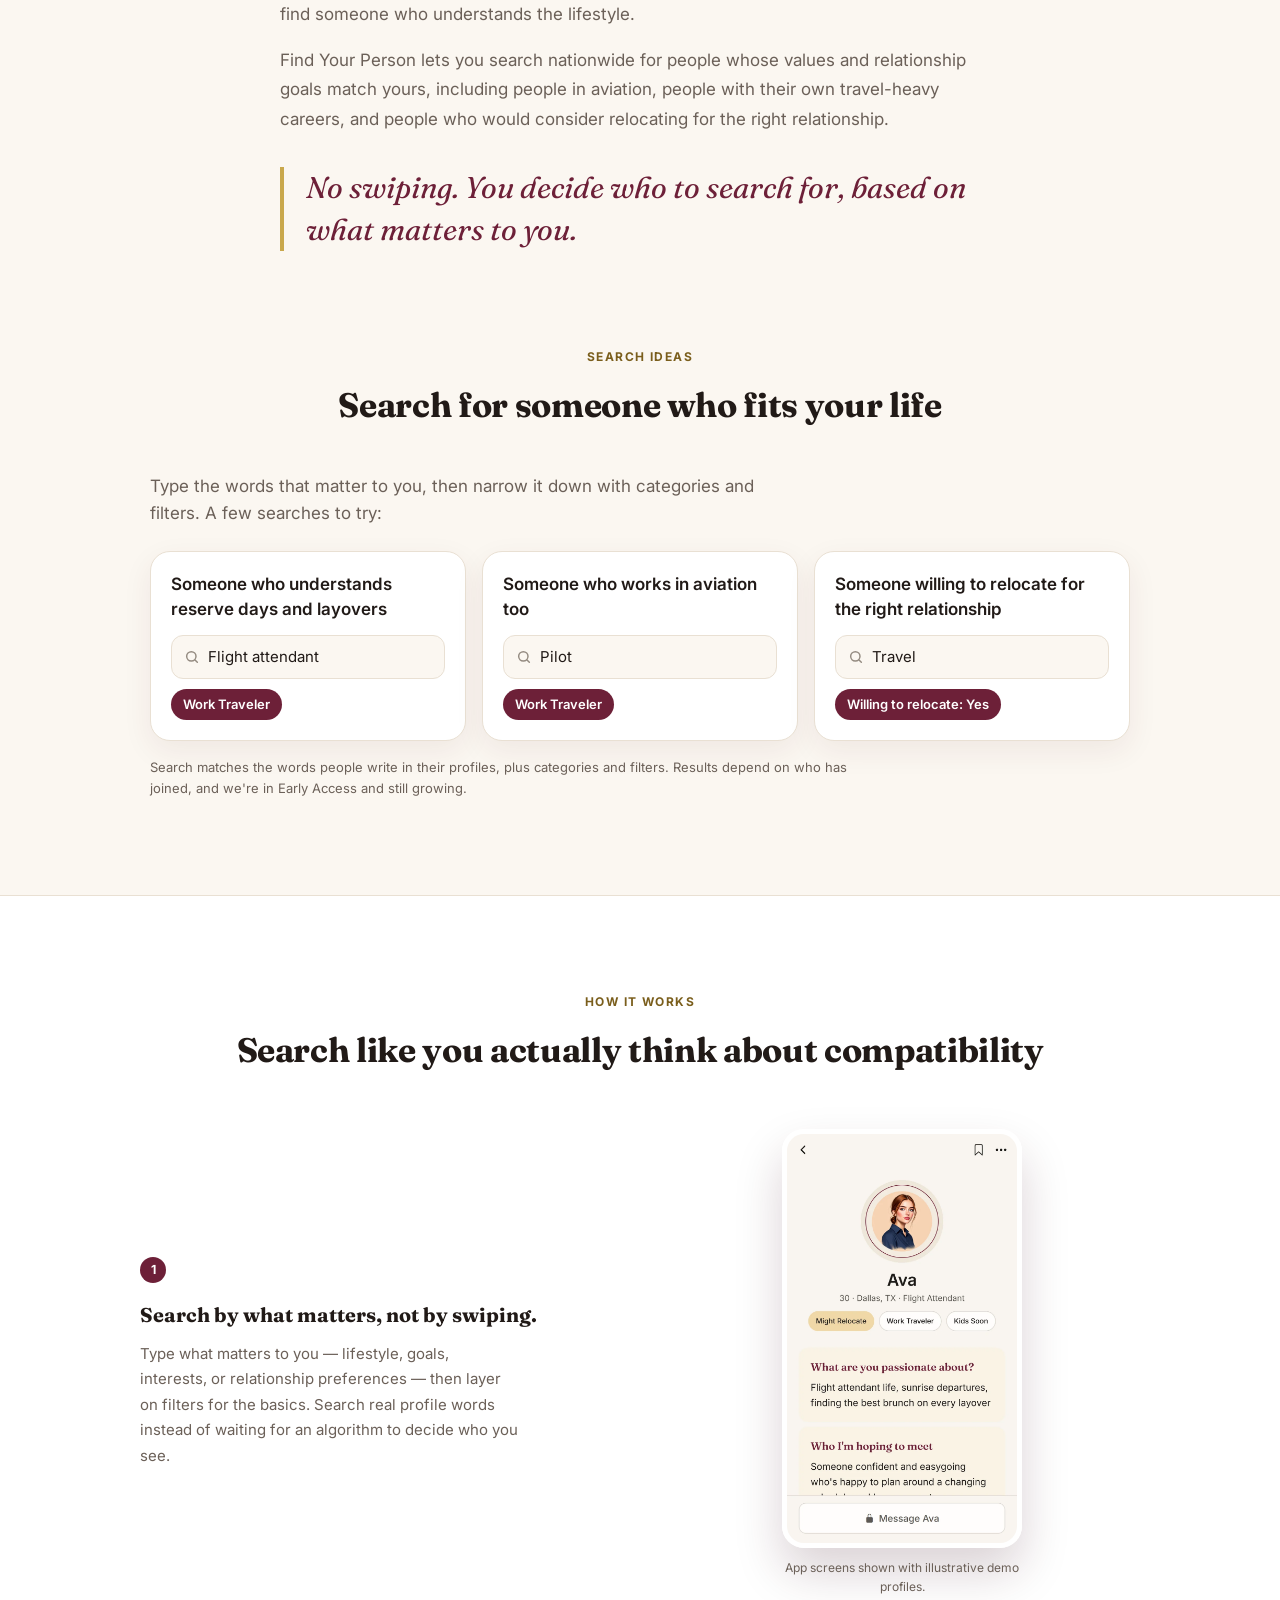
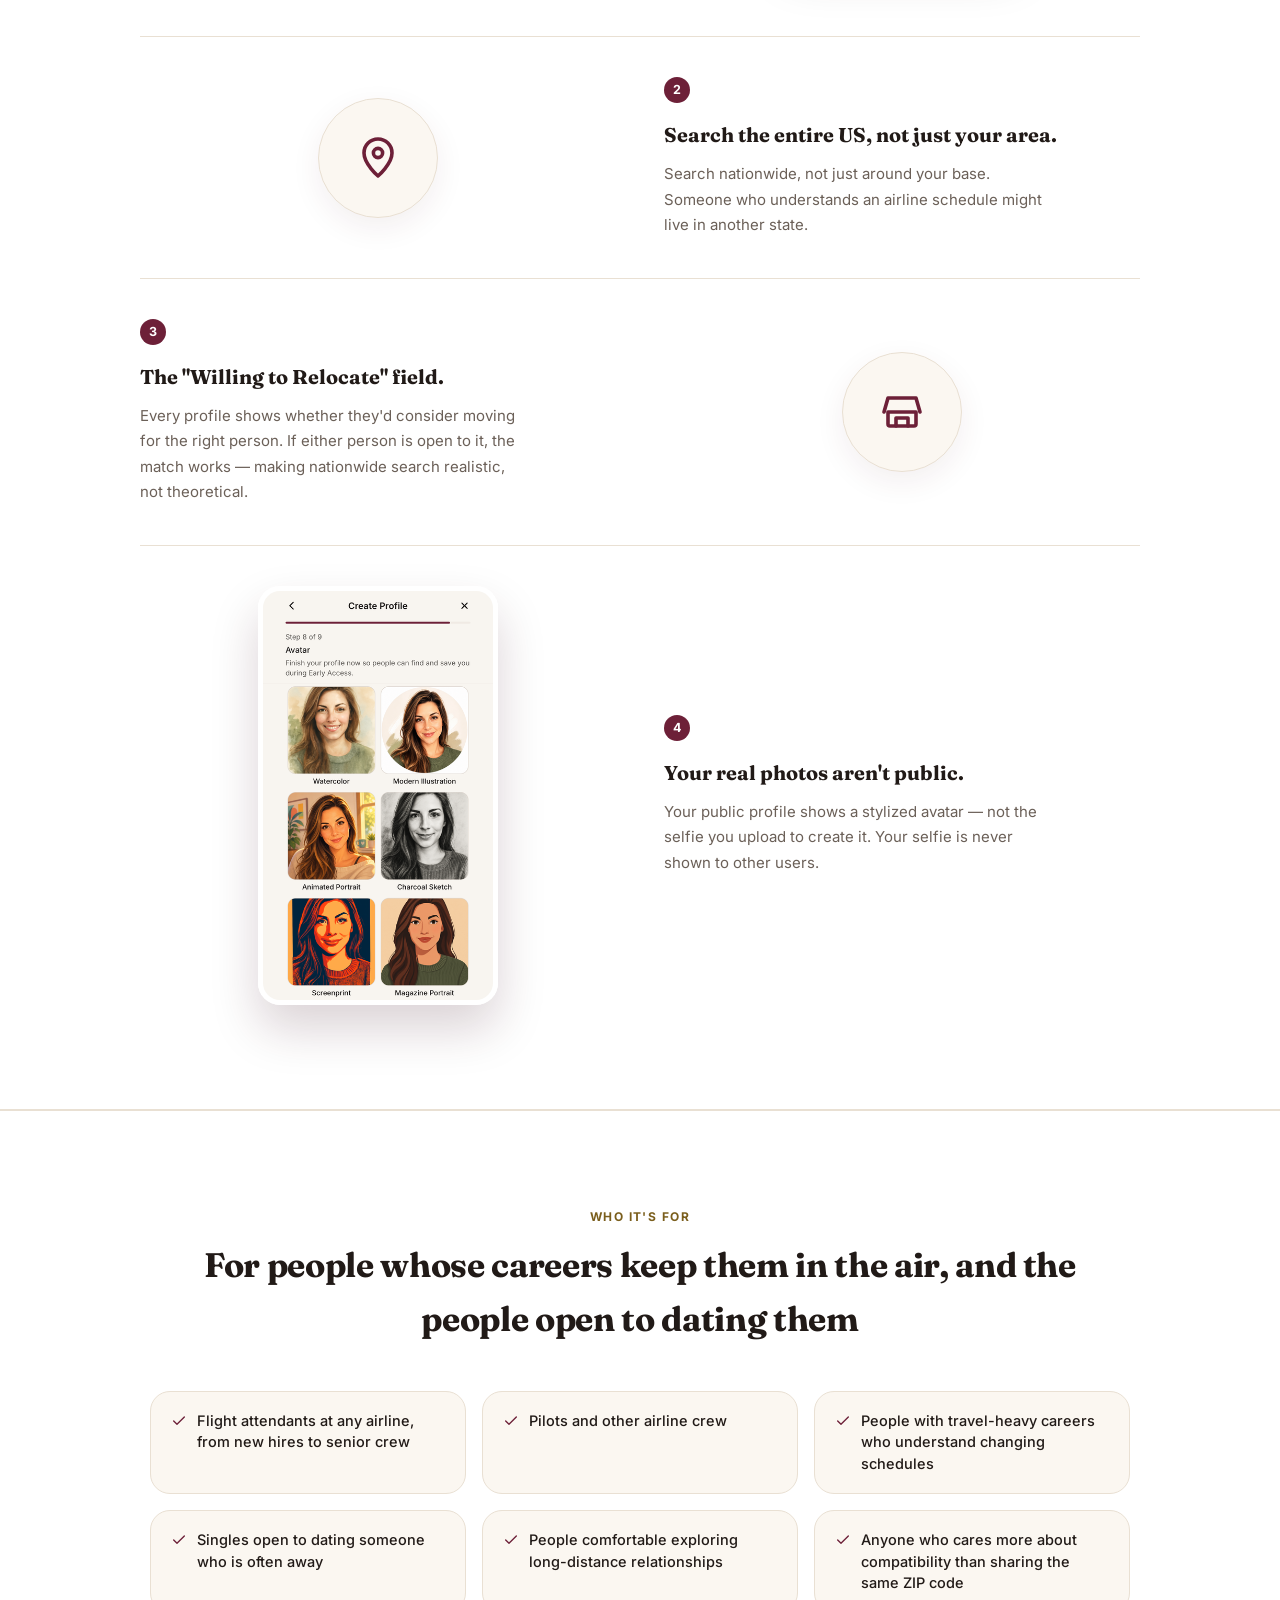
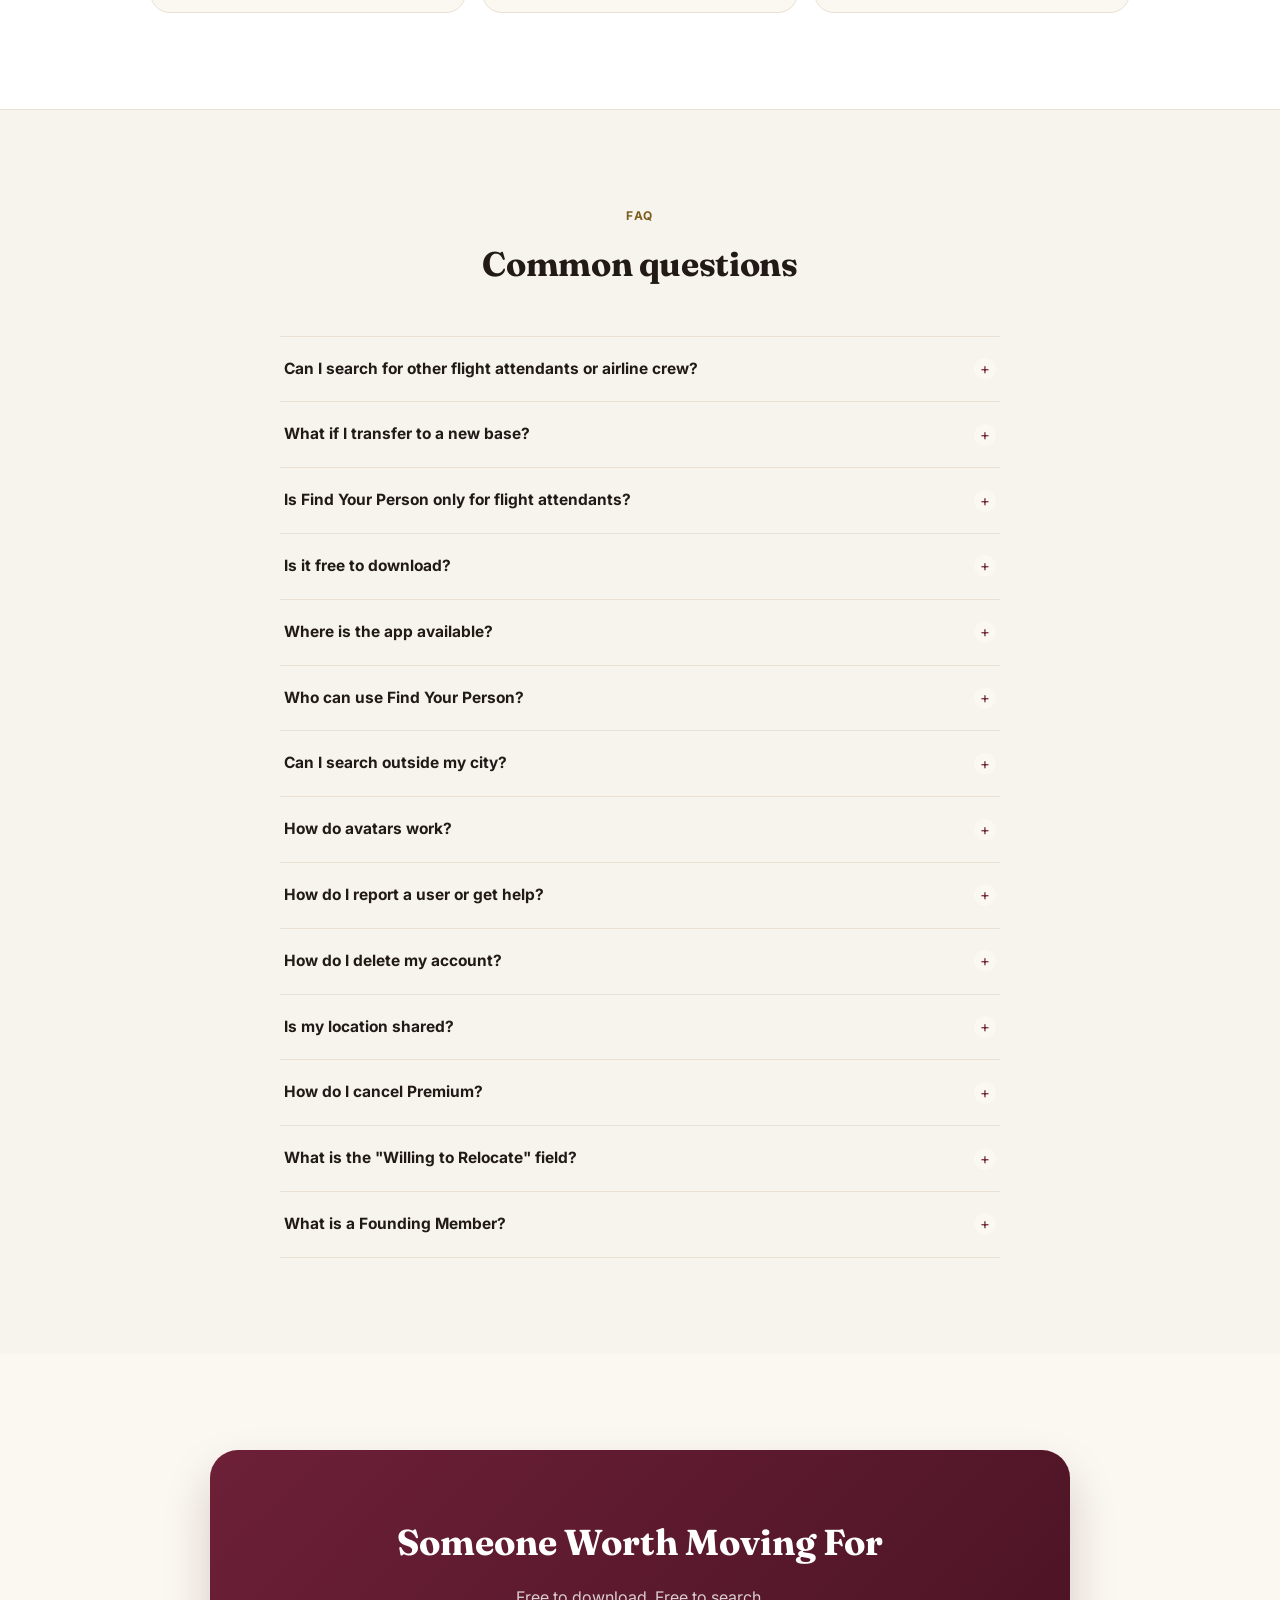
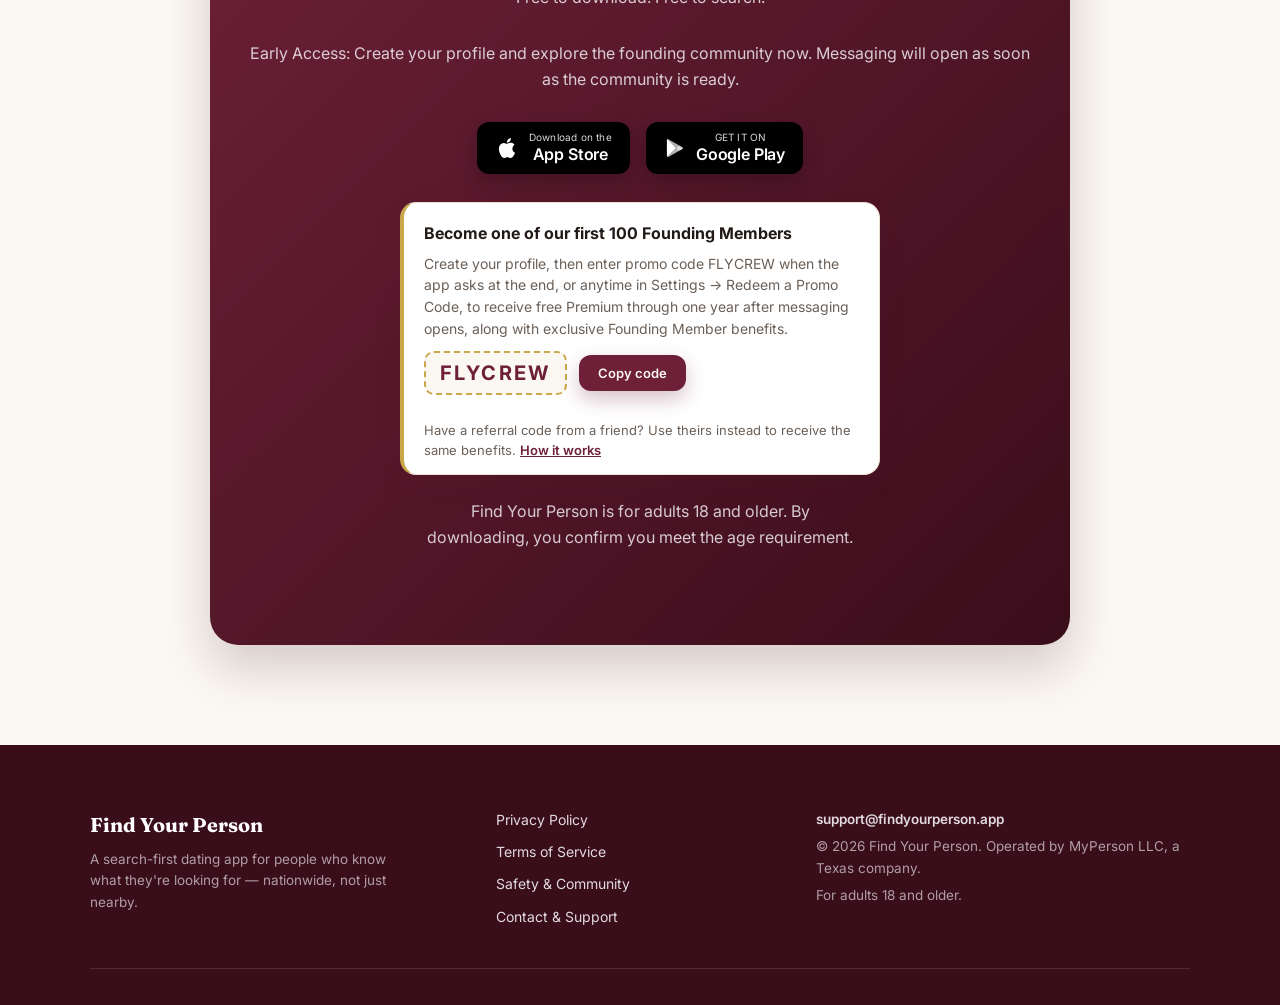
<file: flight-attendants.html>
<!DOCTYPE html>
<html lang="en">
<head>
  <meta charset="UTF-8" />
  <meta name="viewport" content="width=device-width, initial-scale=1.0" />
  <title>Dating for Flight Attendants | Find Your Person</title>
  <meta name="description" content="Your schedule changes every month. Search the whole U.S. by values and lifestyle, not just around your base, and see who's willing to relocate." />
  <link rel="canonical" href="https://findyourperson.app/flight-attendants" />

  <link rel="icon" type="image/svg+xml" href="favicon.svg" />
  <link rel="icon" type="image/png" sizes="32x32" href="favicon-32.png" />
  <link rel="icon" type="image/png" sizes="16x16" href="favicon-16.png" />
  <link rel="apple-touch-icon" sizes="180x180" href="apple-touch-icon.png" />

  <!-- Smart App Banner (iOS Safari) -->
  <meta name="apple-itunes-app" content="app-id=6770636823" />

  <!-- OpenGraph -->
  <meta property="og:type" content="website" />
  <meta property="og:url" content="https://findyourperson.app/flight-attendants" />
  <meta property="og:title" content="Dating for Flight Attendants | Find Your Person" />
  <meta property="og:description" content="Your schedule changes every month. Search the whole U.S. by values and lifestyle, not just around your base, and see who's willing to relocate." />
  <meta property="og:image" content="https://findyourperson.app/img/landing/flight-attendants-og.jpg" />
  <meta property="og:image:width" content="1200" />
  <meta property="og:image:height" content="630" />
  <meta property="og:image:alt" content="A carry-on suitcase by an airport window at sunrise beside the words &quot;Dating for flight attendants&quot; and the Find Your Person logo" />
  <meta property="og:site_name" content="Find Your Person" />
  <meta property="og:locale" content="en_US" />

  <!-- Twitter / X -->
  <meta name="twitter:card" content="summary_large_image" />
  <meta name="twitter:title" content="Dating for Flight Attendants | Find Your Person" />
  <meta name="twitter:description" content="Your schedule changes every month. Search the whole U.S. by values and lifestyle, not just around your base, and see who's willing to relocate." />
  <meta name="twitter:image" content="https://findyourperson.app/img/landing/flight-attendants-og.jpg" />
  <meta name="twitter:image:alt" content="A carry-on suitcase by an airport window at sunrise beside the words &quot;Dating for flight attendants&quot; and the Find Your Person logo" />

  <link rel="preconnect" href="https://fonts.googleapis.com" />
  <link rel="preconnect" href="https://fonts.gstatic.com" crossorigin />
  <link href="https://fonts.googleapis.com/css2?family=Fraunces:opsz,wght@9..144,600;9..144,700&family=Inter:wght@400;500;600;700&display=swap" rel="stylesheet" />

  <link rel="stylesheet" href="styles.css" />

  <script type="application/ld+json">
  {
    "@context": "https://schema.org",
    "@type": "FAQPage",
    "mainEntity": [
      {
        "@type": "Question",
        "name": "Can I search for other flight attendants or airline crew?",
        "acceptedAnswer": {
          "@type": "Answer",
          "text": "Yes. Search for the words people use in their profiles, like flight attendant, pilot, or airline, and add the Work Traveler category to find people whose careers keep them traveling too."
        }
      },
      {
        "@type": "Question",
        "name": "What if I transfer to a new base?",
        "acceptedAnswer": {
          "@type": "Answer",
          "text": "Search covers the whole U.S., so a new base doesn't mean starting over. Every profile also shows whether someone would consider relocating for the right relationship."
        }
      },
      {
        "@type": "Question",
        "name": "Is Find Your Person only for flight attendants?",
        "acceptedAnswer": {
          "@type": "Answer",
          "text": "No. Find Your Person is open to eligible adults throughout the U.S. Flight attendants can search for anyone who shares their values and relationship goals, whether they work in aviation or not."
        }
      },
      {
        "@type": "Question",
        "name": "Is it free to download?",
        "acceptedAnswer": {
          "@type": "Answer",
          "text": "Yes. Find Your Person is free to download, create a profile, and search. We're currently in Early Access, so messaging isn't available yet. When messaging opens, starting a conversation will require Premium ($4.99/month), while replying will be free."
        }
      },
      {
        "@type": "Question",
        "name": "Where is the app available?",
        "acceptedAnswer": {
          "@type": "Answer",
          "text": "Find Your Person is available now on both iOS and Android — download it on the App Store or get it on Google Play."
        }
      },
      {
        "@type": "Question",
        "name": "Who can use Find Your Person?",
        "acceptedAnswer": {
          "@type": "Answer",
          "text": "Find Your Person is for adults 18 and older only. You must confirm your age at sign-up. Users who do not meet the age requirement are not permitted to use the service."
        }
      },
      {
        "@type": "Question",
        "name": "Can I search outside my city?",
        "acceptedAnswer": {
          "@type": "Answer",
          "text": "Yes — that's the point. The app searches the entire United States by default, not just your local area. You can find compatible people across any city or state."
        }
      },
      {
        "@type": "Question",
        "name": "How do avatars work?",
        "acceptedAnswer": {
          "@type": "Answer",
          "text": "Instead of public photos, Find Your Person creates a stylized AI avatar from a selfie you upload. Your avatar — not your real photo — is what appears on your public profile. Your selfie is never shown to other users. Once messaging opens, you decide what to share in private one-on-one conversations."
        }
      },
      {
        "@type": "Question",
        "name": "How do I report a user or get help?",
        "acceptedAnswer": {
          "@type": "Answer",
          "text": "You can report any user directly from their profile inside the app. For additional help, email us at support@findyourperson.app. We aim to respond within 1–2 business days."
        }
      },
      {
        "@type": "Question",
        "name": "How do I delete my account?",
        "acceptedAnswer": {
          "@type": "Answer",
          "text": "You can delete your account from inside the app. For help, email support@findyourperson.app."
        }
      },
      {
        "@type": "Question",
        "name": "Is my location shared?",
        "acceptedAnswer": {
          "@type": "Answer",
          "text": "Your exact address is never shared. Other users only see a general area based on your zip code, and you can hide it down to state-level in Settings → Privacy. See our Privacy Policy for full details."
        }
      },
      {
        "@type": "Question",
        "name": "How do I cancel Premium?",
        "acceptedAnswer": {
          "@type": "Answer",
          "text": "On iOS, Premium subscriptions are managed through your Apple account and can be canceled in iOS subscription settings. On Android, they're managed through your Google account and can be canceled in Google Play subscription settings."
        }
      },
      {
        "@type": "Question",
        "name": "What is the \"Willing to Relocate\" field?",
        "acceptedAnswer": {
          "@type": "Answer",
          "text": "Every profile includes a field indicating whether the person would consider relocating for the right relationship. If either person is willing to move, the match is viable — it's what makes nationwide compatibility realistic rather than theoretical."
        }
      },
      {
        "@type": "Question",
        "name": "What is a Founding Member?",
        "acceptedAnswer": {
          "@type": "Answer",
          "text": "Our first 100 qualifying members become Founding Members. To qualify, complete your profile and redeem an eligible promo code: a friend's referral code, or a code from one of our pages such as findyourperson.app/founding. Founding Members get free Premium through one year after messaging opens, plus exclusive benefits. You don't need a code to join: anyone can create a profile and search for free."
        }
      }
    ]
  }
  </script>
</head>
<body>

  <nav>
    <a class="nav-brand" href="index.html">
      <img class="nav-icon" src="fp-seal.svg" alt="" width="27" height="34" />
      <span class="nav-brand-text">
        <span class="wordmark">Find Your Person</span>
        <span class="tagline">Someone Worth Moving For</span>
      </span>
    </a>
    <ul class="nav-links">
      <li><a href="#how-it-works">How It Works</a></li>
      <li><a href="#who-its-for">Who It's For</a></li>
      <li><a href="#faq">FAQ</a></li>
      <li><a href="safety.html">Safety</a></li>
    </ul>
    <a class="btn btn-primary btn-sm" href="#get-the-app">Download</a>
  </nav>

  <!-- HERO -->
  <section class="hero hero--landing hero--lifestyle">
    <div class="hero-inner">
      <div class="hero-grid">
        <div class="hero-copy">
          <span class="hero-eyebrow">Available on the App Store and Google Play</span>
          <h1>Life at 35,000 feet shouldn't keep you from finding your person.</h1>
          <p>Most dating apps focus on who's near you right now, which is hard when you're rarely home. Find Your Person lets you search the whole U.S. by values and lifestyle, and see who's willing to relocate.</p>
          <div class="badge-row" id="get-the-app">
            <a class="store-badge" href="https://apps.apple.com/app/apple-store/id6770636823?pt=128898873&amp;ct=FlightAttendants&amp;mt=8" target="_blank" rel="noopener">
              <svg width="24" height="24" viewBox="0 0 24 24" fill="white"><path d="M18.71 19.5c-.83 1.24-1.71 2.45-3.05 2.47-1.34.03-1.77-.79-3.29-.79-1.53 0-2 .77-3.27.82-1.31.05-2.3-1.32-3.14-2.53C4.25 17 2.94 12.45 4.7 9.39c.87-1.52 2.43-2.48 4.12-2.51 1.28-.02 2.5.87 3.29.87.78 0 2.26-1.07 3.8-.91.65.03 2.47.26 3.64 1.98-.09.06-2.17 1.28-2.15 3.81.03 3.02 2.65 4.03 2.68 4.04-.03.07-.42 1.44-1.38 2.83M13 3.5c.73-.83 1.94-1.46 2.94-1.5.13 1.17-.34 2.35-1.04 3.19-.69.85-1.83 1.51-2.95 1.42-.15-1.15.41-2.35 1.05-3.11z"/></svg>
              <span>
                <span class="badge-label">Download on the</span>
                <span class="badge-store">App Store</span>
              </span>
            </a>
<a class="store-badge" href="https://play.google.com/store/apps/details?id=com.myperson&amp;referrer=utm_source%3Dwebsite%26utm_medium%3Dlanding_page%26utm_campaign%3Dflight-attendants" target="_blank" rel="noopener">
              <svg width="22" height="22" viewBox="0 0 24 24" fill="white"><path d="M3.61 2.51c-.31.32-.5.82-.5 1.46v16.06c0 .64.19 1.14.5 1.46l.11.1L13 12.32v-.24L3.72 2.41l-.11.1z"/><path d="M16.13 15.47l-3.13-3.15v-.24l3.13-3.15.07.04 3.71 2.11c1.06.6 1.06 1.59 0 2.19l-3.71 2.11-.07.09z" opacity=".85"/><path d="M16.2 15.38L13 12.2 3.61 21.62c.35.37.93.42 1.58.05l11.01-6.29" opacity=".7"/><path d="M16.2 9.02L5.19 2.73c-.65-.37-1.23-.32-1.58.05L13 12.2l3.2-3.18z" opacity=".7"/></svg>
              <span>
                <span class="badge-label">GET IT ON</span>
                <span class="badge-store">Google Play</span>
              </span>
            </a>
          </div>
          <p class="hero-early-access">We're currently in Early Access. Create your profile and explore matches nationwide. Messaging will open as soon as the community is ready.</p>
          <div class="offer-card offer-card--hero" data-offer data-founding-open>
            <p class="offer-title">Become one of our first 100 Founding Members</p>
            <p class="offer-body">Create your profile, then enter promo code FLYCREW when the app asks at the end, or anytime in Settings → Redeem a Promo Code, to receive free Premium through one year after messaging opens, along with exclusive Founding Member benefits.</p>
            <div class="offer-code-row">
              <code class="offer-code">FLYCREW</code>
              <button type="button" class="btn btn-primary btn-sm" data-copy-code="FLYCREW" aria-label="Copy promo code FLYCREW">Copy code</button>
            </div>
            <p class="offer-status" data-copy-status role="status" aria-live="polite"></p>
            <p class="offer-note">Have a referral code from a friend? Use theirs instead to receive the same benefits. <a href="/founding">How it works</a></p>
          </div>
        </div>
        <div class="hero-visual hero-visual--lifestyle">
          <div class="lifestyle-frame">
            <picture>
              <source type="image/webp" srcset="img/landing/flight-attendants-lifestyle-720.webp 720w, img/landing/flight-attendants-lifestyle-1200.webp 1200w" sizes="(max-width: 860px) 100vw, 560px" />
              <img class="lifestyle-img" src="img/landing/flight-attendants-lifestyle-1200.jpg" srcset="img/landing/flight-attendants-lifestyle-720.jpg 720w, img/landing/flight-attendants-lifestyle-1200.jpg 1200w" sizes="(max-width: 860px) 100vw, 560px" alt="A carry-on suitcase beside an airport terminal window at sunrise, with a jet on the runway outside" width="1200" height="800" style="object-position: 58% 50%" fetchpriority="high" />
            </picture>
          </div>
          <div class="phone-frame phone-frame--overlap">
            <picture>
              <source type="image/webp" srcset="img/landing/flight-attendants-results.webp" />
              <img class="phone-main-single" src="img/landing/flight-attendants-results.png" alt="Illustrative Find Your Person search results for &quot;Flight attendant&quot; with the Work Traveler category, showing flight attendants and airline crew in different states" width="320" height="569" />
            </picture>
          </div>
        </div>
      </div>
    </div>
  </section>

  <!-- ABOUT -->
  <section class="about-section">
    <div class="about-inner">
      <p class="section-label">About</p>
      <h2 class="section-title">Find someone who understands life in the air</h2>
      <p class="about-body">Reserve days, early report times, and a different city every few nights can make it hard to build something lasting with someone who only lives near your base, and harder still to find someone who understands the lifestyle.</p>
      <p class="about-body">Find Your Person lets you search nationwide for people whose values and relationship goals match yours, including people in aviation, people with their own travel-heavy careers, and people who would consider relocating for the right relationship.</p>
      <p class="about-quote">No swiping. You decide who to search for, based on what matters to you.</p>
    </div>
  </section>

  <!-- SEARCH EXAMPLES (audience-specific) -->
  <section class="examples-section">
    <div class="examples-inner">
      <p class="section-label">Search Ideas</p>
      <h2 class="section-title">Search for someone who fits your life</h2>
      <p class="examples-intro">Type the words that matter to you, then narrow it down with categories and filters. A few searches to try:</p>
      <div class="examples-grid">
        <div class="example-card">
          <p class="example-text">Someone who understands reserve days and layovers</p>
          <div class="example-search"><svg width="16" height="16" viewBox="0 0 24 24" fill="none" stroke="currentColor" stroke-width="2.2" stroke-linecap="round" aria-hidden="true"><circle cx="11" cy="11" r="7"/><path d="M20 20l-3.5-3.5"/></svg><span>Flight attendant</span></div>
          <div class="example-chips"><span class="example-chip">Work Traveler</span></div>
        </div>
        <div class="example-card">
          <p class="example-text">Someone who works in aviation too</p>
          <div class="example-search"><svg width="16" height="16" viewBox="0 0 24 24" fill="none" stroke="currentColor" stroke-width="2.2" stroke-linecap="round" aria-hidden="true"><circle cx="11" cy="11" r="7"/><path d="M20 20l-3.5-3.5"/></svg><span>Pilot</span></div>
          <div class="example-chips"><span class="example-chip">Work Traveler</span></div>
        </div>
        <div class="example-card">
          <p class="example-text">Someone willing to relocate for the right relationship</p>
          <div class="example-search"><svg width="16" height="16" viewBox="0 0 24 24" fill="none" stroke="currentColor" stroke-width="2.2" stroke-linecap="round" aria-hidden="true"><circle cx="11" cy="11" r="7"/><path d="M20 20l-3.5-3.5"/></svg><span>Travel</span></div>
          <div class="example-chips"><span class="example-chip">Willing to relocate: Yes</span></div>
        </div>
      </div>
      <p class="examples-fine">Search matches the words people write in their profiles, plus categories and filters. Results depend on who has joined, and we're in Early Access and still growing.</p>
    </div>
  </section>

  <!-- HOW IT WORKS (from the homepage; only point 2's body and, optionally,
       the profile screenshot are audience-specific) -->
  <section class="explainer" id="how-it-works">
    <div class="explainer-inner">
      <p class="section-label">How It Works</p>
      <h2 class="section-title">Search like you actually think about compatibility</h2>
      <div class="steps-list">

        <div class="step-row">
          <div class="step-text">
            <span class="step-number">1</span>
            <strong>Search by what matters, not by swiping.</strong>
            <p>Type what matters to you — lifestyle, goals, interests, or relationship preferences — then layer on filters for the basics. Search real profile words instead of waiting for an algorithm to decide who you see.</p>
          </div>
          <div class="step-visual">
            <picture>
              <source type="image/webp" srcset="img/landing/flight-attendants-profile.webp" />
              <img class="phone-screen" src="img/landing/flight-attendants-profile.png" alt="An illustrative profile: Ava, a flight attendant based in Dallas who loves layover food tours" width="260" height="462" loading="lazy" decoding="async" />
            </picture>
            <p class="shot-caption">App screens shown with illustrative demo profiles.</p>
          </div>
        </div>

        <div class="step-row step-row--reverse">
          <div class="step-text">
            <span class="step-number">2</span>
            <strong>Search the entire US, not just your area.</strong>
            <p>Search nationwide, not just around your base. Someone who understands an airline schedule might live in another state.</p>
          </div>
          <div class="step-visual step-visual--icon">
            <span class="step-icon-lg" aria-hidden="true">
              <svg class="icon" width="48" height="48" viewBox="0 0 24 24" fill="none" stroke="currentColor" stroke-width="1.8" stroke-linecap="round" stroke-linejoin="round"><path d="M12 21s-7-6.1-7-11.5A7 7 0 0 1 19 9.5C19 14.9 12 21 12 21z"/><circle cx="12" cy="9.5" r="2.3"/></svg>
            </span>
          </div>
        </div>

        <div class="step-row">
          <div class="step-text">
            <span class="step-number">3</span>
            <strong>The "Willing to Relocate" field.</strong>
            <p>Every profile shows whether they'd consider moving for the right person. If either person is open to it, the match works — making nationwide search realistic, not theoretical.</p>
          </div>
          <div class="step-visual step-visual--icon">
            <span class="step-icon-lg" aria-hidden="true">
              <svg class="icon" width="48" height="48" viewBox="0 0 24 24" fill="none" stroke="currentColor" stroke-width="1.8" stroke-linecap="round" stroke-linejoin="round"><path d="M3 12l2-7h14l2 7"/><path d="M5 12h14v6a1 1 0 0 1-1 1H6a1 1 0 0 1-1-1v-6z"/><path d="M9 19v-4h6v4"/></svg>
            </span>
          </div>
        </div>

        <div class="step-row step-row--reverse">
          <div class="step-text">
            <span class="step-number">4</span>
            <strong>Your real photos aren't public.</strong>
            <p>Your public profile shows a stylized avatar — not the selfie you upload to create it. Your selfie is never shown to other users.</p>
          </div>
          <div class="step-visual">
            <img class="phone-screen" src="img/screenshot-avatars.png" alt="AI avatar selection — choose a style generated from your selfie" width="260" height="462" />
          </div>
        </div>

      </div>
    </div>
  </section>

  <!-- WHO IT'S FOR -->
  <section class="who-section" id="who-its-for">
    <div class="who-inner">
      <p class="section-label">Who It's For</p>
      <h2 class="section-title">For people whose careers keep them in the air, and the people open to dating them</h2>
      <div class="who-grid">
        <div class="who-item">
          <svg class="icon" width="16" height="16" viewBox="0 0 24 24" fill="none" stroke="currentColor" stroke-width="2" stroke-linecap="round" stroke-linejoin="round"><path d="M20 6L9 17l-5-5"/></svg>
          Flight attendants at any airline, from new hires to senior crew
        </div>
        <div class="who-item">
          <svg class="icon" width="16" height="16" viewBox="0 0 24 24" fill="none" stroke="currentColor" stroke-width="2" stroke-linecap="round" stroke-linejoin="round"><path d="M20 6L9 17l-5-5"/></svg>
          Pilots and other airline crew
        </div>
        <div class="who-item">
          <svg class="icon" width="16" height="16" viewBox="0 0 24 24" fill="none" stroke="currentColor" stroke-width="2" stroke-linecap="round" stroke-linejoin="round"><path d="M20 6L9 17l-5-5"/></svg>
          People with travel-heavy careers who understand changing schedules
        </div>
        <div class="who-item">
          <svg class="icon" width="16" height="16" viewBox="0 0 24 24" fill="none" stroke="currentColor" stroke-width="2" stroke-linecap="round" stroke-linejoin="round"><path d="M20 6L9 17l-5-5"/></svg>
          Singles open to dating someone who is often away
        </div>
        <div class="who-item">
          <svg class="icon" width="16" height="16" viewBox="0 0 24 24" fill="none" stroke="currentColor" stroke-width="2" stroke-linecap="round" stroke-linejoin="round"><path d="M20 6L9 17l-5-5"/></svg>
          People comfortable exploring long-distance relationships
        </div>
        <div class="who-item">
          <svg class="icon" width="16" height="16" viewBox="0 0 24 24" fill="none" stroke="currentColor" stroke-width="2" stroke-linecap="round" stroke-linejoin="round"><path d="M20 6L9 17l-5-5"/></svg>
          Anyone who cares more about compatibility than sharing the same ZIP code
        </div>
      </div>
    </div>
  </section>

  <!-- FAQ (audience questions first, then the homepage's general ones) -->
  <section class="faq-section" id="faq">
    <div class="faq-inner">
      <p class="section-label">FAQ</p>
      <h2 class="section-title">Common questions</h2>
      <div class="faq-list">
        <details class="faq-item">
          <summary>Can I search for other flight attendants or airline crew?<span class="chevron"></span></summary>
          <div class="faq-a">Yes. Search for the words people use in their profiles, like flight attendant, pilot, or airline, and add the Work Traveler category to find people whose careers keep them traveling too.</div>
        </details>
        <details class="faq-item">
          <summary>What if I transfer to a new base?<span class="chevron"></span></summary>
          <div class="faq-a">Search covers the whole U.S., so a new base doesn't mean starting over. Every profile also shows whether someone would consider relocating for the right relationship.</div>
        </details>
        <details class="faq-item">
          <summary>Is Find Your Person only for flight attendants?<span class="chevron"></span></summary>
          <div class="faq-a">No. Find Your Person is open to eligible adults throughout the U.S. Flight attendants can search for anyone who shares their values and relationship goals, whether they work in aviation or not.</div>
        </details>
        <details class="faq-item">
          <summary>Is it free to download?<span class="chevron"></span></summary>
          <div class="faq-a">Yes. Find Your Person is free to download, create a profile, and search. We're currently in Early Access, so messaging isn't available yet. When messaging opens, starting a conversation will require Premium ($4.99/month), while replying will be free.</div>
        </details>
        <details class="faq-item">
          <summary>Where is the app available?<span class="chevron"></span></summary>
          <div class="faq-a">Find Your Person is available now on both iOS and Android — <a href="https://apps.apple.com/app/apple-store/id6770636823?pt=128898873&amp;ct=FlightAttendants&amp;mt=8" target="_blank" rel="noopener">download it on the App Store</a> or <a href="https://play.google.com/store/apps/details?id=com.myperson&amp;referrer=utm_source%3Dwebsite%26utm_medium%3Dlanding_page%26utm_campaign%3Dflight-attendants" target="_blank" rel="noopener">get it on Google Play</a>.</div>
        </details>
        <details class="faq-item">
          <summary>Who can use Find Your Person?<span class="chevron"></span></summary>
          <div class="faq-a">Find Your Person is for adults 18 and older only. You must confirm your age at sign-up. Users who do not meet the age requirement are not permitted to use the service.</div>
        </details>
        <details class="faq-item">
          <summary>Can I search outside my city?<span class="chevron"></span></summary>
          <div class="faq-a">Yes — that's the point. The app searches the entire United States by default, not just your local area. You can find compatible people across any city or state.</div>
        </details>
        <details class="faq-item">
          <summary>How do avatars work?<span class="chevron"></span></summary>
          <div class="faq-a">Instead of public photos, Find Your Person creates a stylized AI avatar from a selfie you upload. Your avatar — not your real photo — is what appears on your public profile. Your selfie is never shown to other users. Once messaging opens, you decide what to share in private one-on-one conversations.</div>
        </details>
        <details class="faq-item">
          <summary>How do I report a user or get help?<span class="chevron"></span></summary>
          <div class="faq-a">You can report any user directly from their profile inside the app. For additional help, email us at <a href="mailto:support@findyourperson.app">support@findyourperson.app</a>. We aim to respond within 1–2 business days.</div>
        </details>
        <details class="faq-item">
          <summary>How do I delete my account?<span class="chevron"></span></summary>
          <div class="faq-a">You can delete your account from inside the app. For help, email <a href="mailto:support@findyourperson.app">support@findyourperson.app</a>.</div>
        </details>
        <details class="faq-item">
          <summary>Is my location shared?<span class="chevron"></span></summary>
          <div class="faq-a">Your exact address is never shared. Other users only see a general area based on your zip code, and you can hide it down to state-level in Settings → Privacy. See our <a href="privacy.html">Privacy Policy</a> for full details.</div>
        </details>
        <details class="faq-item">
          <summary>How do I cancel Premium?<span class="chevron"></span></summary>
          <div class="faq-a">On iOS, Premium subscriptions are managed through your Apple account and can be canceled in iOS subscription settings. On Android, they're managed through your Google account and can be canceled in Google Play subscription settings.</div>
        </details>
        <details class="faq-item">
          <summary>What is the "Willing to Relocate" field?<span class="chevron"></span></summary>
          <div class="faq-a">Every profile includes a field indicating whether the person would consider relocating for the right relationship. If either person is willing to move, the match is viable — it's what makes nationwide compatibility realistic rather than theoretical.</div>
        </details>
        <details class="faq-item">
          <summary>What is a Founding Member?<span class="chevron"></span></summary>
          <div class="faq-a">Our first 100 qualifying members become Founding Members. To qualify, complete your profile and redeem an eligible promo code: a friend's referral code, or a code from one of our pages such as <a href="/founding">findyourperson.app/founding</a>. Founding Members get free Premium through one year after messaging opens, plus exclusive benefits. You don't need a code to join: anyone can create a profile and search for free.</div>
        </details>
      </div>
    </div>
  </section>

  <!-- CTA -->
  <section class="cta-section">
    <div class="cta-panel">
      <h2>Someone Worth Moving For</h2>
      <p>Free to download. Free to search.</p>
      <p>Early Access: Create your profile and explore the founding community now. Messaging will open as soon as the community is ready.</p>
      <div class="badge-row">
        <a class="store-badge" href="https://apps.apple.com/app/apple-store/id6770636823?pt=128898873&amp;ct=FlightAttendants&amp;mt=8" target="_blank" rel="noopener">
              <svg width="24" height="24" viewBox="0 0 24 24" fill="white"><path d="M18.71 19.5c-.83 1.24-1.71 2.45-3.05 2.47-1.34.03-1.77-.79-3.29-.79-1.53 0-2 .77-3.27.82-1.31.05-2.3-1.32-3.14-2.53C4.25 17 2.94 12.45 4.7 9.39c.87-1.52 2.43-2.48 4.12-2.51 1.28-.02 2.5.87 3.29.87.78 0 2.26-1.07 3.8-.91.65.03 2.47.26 3.64 1.98-.09.06-2.17 1.28-2.15 3.81.03 3.02 2.65 4.03 2.68 4.04-.03.07-.42 1.44-1.38 2.83M13 3.5c.73-.83 1.94-1.46 2.94-1.5.13 1.17-.34 2.35-1.04 3.19-.69.85-1.83 1.51-2.95 1.42-.15-1.15.41-2.35 1.05-3.11z"/></svg>
              <span>
                <span class="badge-label">Download on the</span>
                <span class="badge-store">App Store</span>
              </span>
            </a>
<a class="store-badge" href="https://play.google.com/store/apps/details?id=com.myperson&amp;referrer=utm_source%3Dwebsite%26utm_medium%3Dlanding_page%26utm_campaign%3Dflight-attendants" target="_blank" rel="noopener">
              <svg width="22" height="22" viewBox="0 0 24 24" fill="white"><path d="M3.61 2.51c-.31.32-.5.82-.5 1.46v16.06c0 .64.19 1.14.5 1.46l.11.1L13 12.32v-.24L3.72 2.41l-.11.1z"/><path d="M16.13 15.47l-3.13-3.15v-.24l3.13-3.15.07.04 3.71 2.11c1.06.6 1.06 1.59 0 2.19l-3.71 2.11-.07.09z" opacity=".85"/><path d="M16.2 15.38L13 12.2 3.61 21.62c.35.37.93.42 1.58.05l11.01-6.29" opacity=".7"/><path d="M16.2 9.02L5.19 2.73c-.65-.37-1.23-.32-1.58.05L13 12.2l3.2-3.18z" opacity=".7"/></svg>
              <span>
                <span class="badge-label">GET IT ON</span>
                <span class="badge-store">Google Play</span>
              </span>
            </a>
      </div>
          <div class="offer-card offer-card--cta" data-offer data-founding-open>
            <p class="offer-title">Become one of our first 100 Founding Members</p>
            <p class="offer-body">Create your profile, then enter promo code FLYCREW when the app asks at the end, or anytime in Settings → Redeem a Promo Code, to receive free Premium through one year after messaging opens, along with exclusive Founding Member benefits.</p>
            <div class="offer-code-row">
              <code class="offer-code">FLYCREW</code>
              <button type="button" class="btn btn-primary btn-sm" data-copy-code="FLYCREW" aria-label="Copy promo code FLYCREW">Copy code</button>
            </div>
            <p class="offer-status" data-copy-status role="status" aria-live="polite"></p>
            <p class="offer-note">Have a referral code from a friend? Use theirs instead to receive the same benefits. <a href="/founding">How it works</a></p>
          </div>
      <p class="cta-age-notice">Find Your Person is for adults 18 and older. By downloading, you confirm you meet the age requirement.</p>
    </div>
  </section>

  <footer>
    <div class="footer-grid">
      <div class="footer-brand">
        <span class="wordmark">Find Your Person</span>
        <p>A search-first dating app for people who know what they're looking for — nationwide, not just nearby.</p>
      </div>
      <div class="footer-links-col">
        <a href="privacy.html">Privacy Policy</a>
        <a href="terms.html">Terms of Service</a>
        <a href="safety.html">Safety &amp; Community</a>
        <a href="contact.html">Contact &amp; Support</a>
      </div>
      <div class="footer-contact-col">
        <a href="mailto:support@findyourperson.app">support@findyourperson.app</a>
        <span>&copy; <span id="year"></span> Find Your Person. Operated by MyPerson LLC, a Texas company.</span>
        <span>For adults 18 and older.</span>
      </div>
    </div>
  </footer>

  <script src="script.js"></script>
  <script src="founding.js"></script>
  <script src="analytics.js" defer></script>
</body>
</html>
</file>
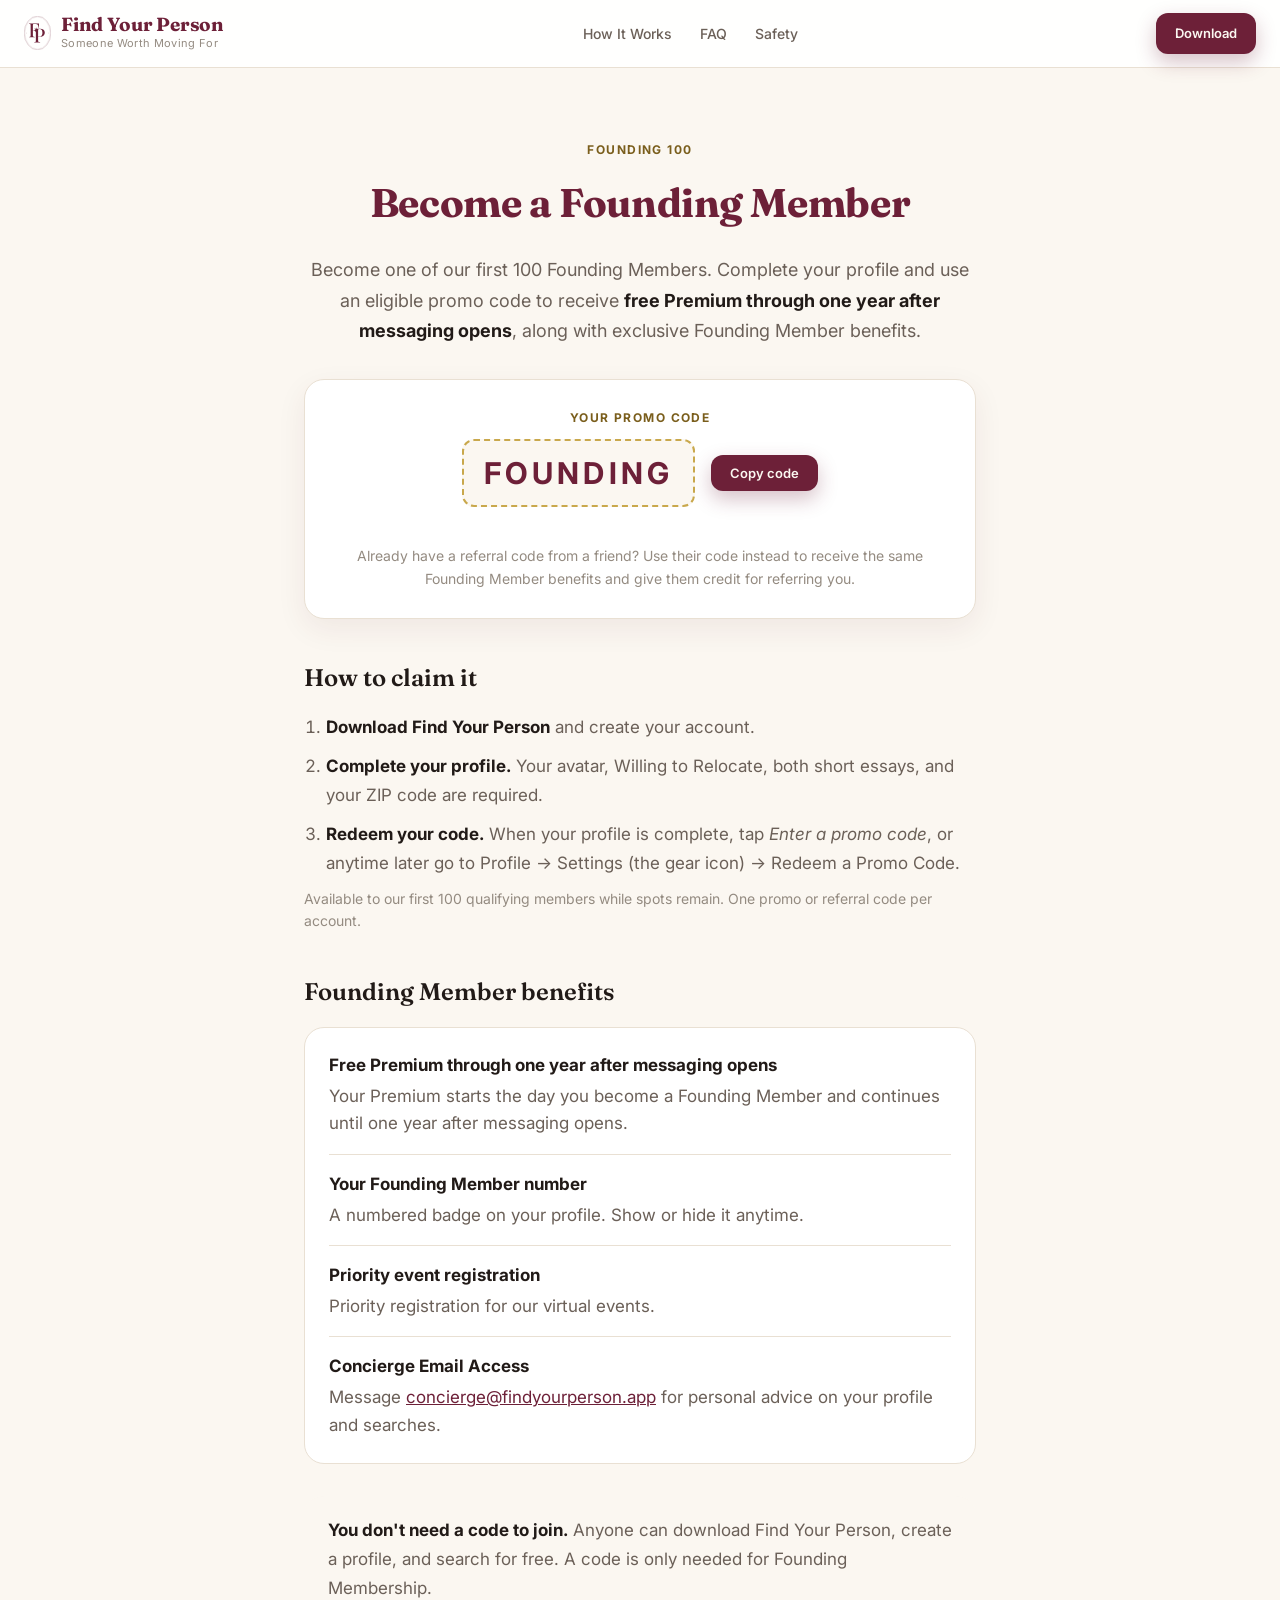
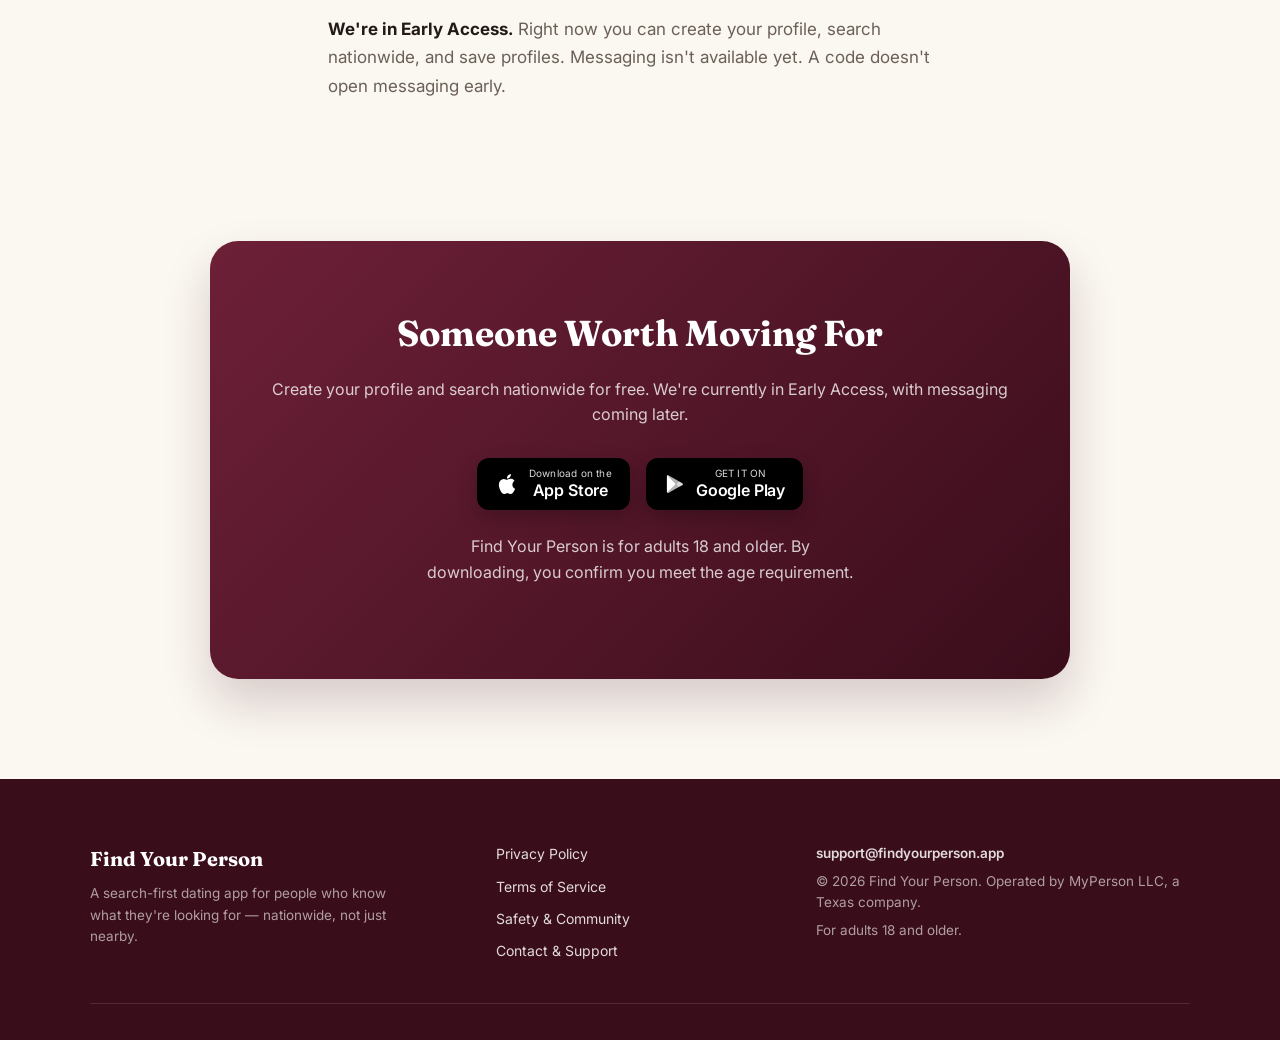
<file: founding.html>
<!DOCTYPE html>
<html lang="en">
<head>
  <meta charset="UTF-8" />
  <meta name="viewport" content="width=device-width, initial-scale=1.0" />
  <title>Become a Founding Member — Find Your Person</title>
  <meta name="description" content="Join our first 100 Founding Members: complete your profile and use promo code FOUNDING for free Premium through one year after messaging opens, plus exclusive benefits." />
  <link rel="canonical" href="https://findyourperson.app/founding" />

  <link rel="icon" type="image/svg+xml" href="favicon.svg" />
  <link rel="icon" type="image/png" sizes="32x32" href="favicon-32.png" />
  <link rel="icon" type="image/png" sizes="16x16" href="favicon-16.png" />
  <link rel="apple-touch-icon" sizes="180x180" href="apple-touch-icon.png" />

  <meta name="apple-itunes-app" content="app-id=6770636823" />

  <meta property="og:type" content="website" />
  <meta property="og:url" content="https://findyourperson.app/founding" />
  <meta property="og:title" content="Become a Founding Member — Find Your Person" />
  <meta property="og:description" content="Our first 100 Founding Members get exclusive benefits. Search the entire US by values, lifestyle, and interests. For adults 18 and older." />
  <meta property="og:image" content="https://findyourperson.app/img/og-preview.png" />
  <meta property="og:image:width" content="1200" />
  <meta property="og:image:height" content="630" />
  <meta property="og:site_name" content="Find Your Person" />
  <meta name="twitter:card" content="summary_large_image" />
  <meta name="twitter:title" content="Become a Founding Member — Find Your Person" />
  <meta name="twitter:description" content="Our first 100 Founding Members get exclusive benefits. For adults 18 and older." />
  <meta name="twitter:image" content="https://findyourperson.app/img/og-preview.png" />

  <link rel="preconnect" href="https://fonts.googleapis.com" />
  <link rel="preconnect" href="https://fonts.gstatic.com" crossorigin />
  <link href="https://fonts.googleapis.com/css2?family=Fraunces:opsz,wght@9..144,600;9..144,700&family=Inter:wght@400;500;600;700&display=swap" rel="stylesheet" />

  <link rel="stylesheet" href="styles.css" />
</head>
<body data-closed-title="Founding Membership is full — Find Your Person">

  <nav>
    <a class="nav-brand" href="index.html">
      <img class="nav-icon" src="fp-seal.svg" alt="" width="27" height="34" />
      <span class="nav-brand-text">
        <span class="wordmark">Find Your Person</span>
        <span class="tagline">Someone Worth Moving For</span>
      </span>
    </a>
    <ul class="nav-links">
      <li><a href="index.html#how-it-works">How It Works</a></li>
      <li><a href="index.html#faq">FAQ</a></li>
      <li><a href="safety.html">Safety</a></li>
    </ul>
    <a class="btn btn-primary btn-sm" href="#get-the-app">Download</a>
  </nav>

  <main class="founding-page">
    <p class="section-label">Founding 100</p>
    <h1 id="founding-title" data-closed-text="Founding Membership is full">Become a Founding Member</h1>

    <!-- OPEN state (default; also shown if availability can't be checked) -->
    <div id="founding-open" data-founding-open>
      <p class="founding-lede">
        Become one of our first 100 Founding Members. Complete your profile and use an eligible promo code
        to receive <strong>free Premium through one year after messaging opens</strong>, along with
        exclusive Founding Member benefits.
      </p>

      <div class="founding-code-card" data-offer>
        <span class="founding-code-label">Your promo code</span>
        <div class="founding-code-row">
          <code class="founding-code" id="founding-code">FOUNDING</code>
          <button type="button" class="btn btn-primary btn-sm" id="copy-code" data-copy-code="FOUNDING">Copy code</button>
        </div>
        <p class="founding-code-status" id="copy-status" data-copy-status role="status" aria-live="polite"></p>
        <p class="founding-referral-note">
          Already have a referral code from a friend? Use their code instead to receive the same
          Founding Member benefits and give them credit for referring you.
        </p>
      </div>

      <h2>How to claim it</h2>
      <ol class="founding-steps">
        <li><strong>Download Find Your Person</strong> and create your account.</li>
        <li><strong>Complete your profile.</strong> Your avatar, Willing to Relocate, both short essays, and your ZIP code are required.</li>
        <li><strong>Redeem your code.</strong> When your profile is complete, tap <em>Enter a promo code</em>, or anytime later go to Profile → Settings (the gear icon) → Redeem a Promo Code.</li>
      </ol>
      <p class="founding-fine">
        Available to our first 100 qualifying members<span id="while-spots"> while spots remain</span>.
        One promo or referral code per account.
      </p>
    </div>

    <!-- CLOSED state (shown only when the app's own counter says all 100 are taken) -->
    <div id="founding-closed" data-founding-closed hidden>
      <p class="founding-lede">
        All 100 Founding Member spots have been claimed. Thank you to our founding community!
        You can still join Find Your Person for free: create your profile and search nationwide.
      </p>
    </div>

    <h2 id="benefits-heading" data-closed-text="What our Founding Members received">Founding Member benefits</h2>
    <ul class="founding-benefits">
      <li>
        <strong>Free Premium through one year after messaging opens</strong>
        <span>Your Premium starts the day you become a Founding Member and continues until one year after messaging opens.</span>
      </li>
      <li>
        <strong>Your Founding Member number</strong>
        <span>A numbered badge on your profile. Show or hide it anytime.</span>
      </li>
      <li>
        <strong>Priority event registration</strong>
        <span>Priority registration for our virtual events.</span>
      </li>
      <li>
        <strong>Concierge Email Access</strong>
        <span>Message <a href="mailto:concierge@findyourperson.app">concierge@findyourperson.app</a> for personal advice on your profile and searches.</span>
      </li>
    </ul>

    <div class="founding-note">
      <p id="no-code-note" data-founding-open><strong>You don't need a code to join.</strong> Anyone can download Find Your Person, create a profile, and search for free. A code is only needed for Founding Membership.</p>
      <p><strong>We're in Early Access.</strong> Right now you can create your profile, search nationwide, and save profiles. Messaging isn't available yet. A code doesn't open messaging early.</p>
    </div>
  </main>

  <section class="cta-section" id="get-the-app">
    <div class="cta-panel">
      <h2>Someone Worth Moving For</h2>
      <p>Create your profile and search nationwide for free. We're currently in Early Access, with messaging coming later.</p>
      <div class="badge-row">
        <a href="https://apps.apple.com/app/find-your-person/id6770636823" class="store-badge" target="_blank" rel="noopener">
          <svg width="24" height="24" viewBox="0 0 24 24" fill="white"><path d="M18.71 19.5c-.83 1.24-1.71 2.45-3.05 2.47-1.34.03-1.77-.79-3.29-.79-1.53 0-2 .77-3.27.82-1.31.05-2.3-1.32-3.14-2.53C4.25 17 2.94 12.45 4.7 9.39c.87-1.52 2.43-2.48 4.12-2.51 1.28-.02 2.5.87 3.29.87.78 0 2.26-1.07 3.8-.91.65.03 2.47.26 3.64 1.98-.09.06-2.17 1.28-2.15 3.81.03 3.02 2.65 4.03 2.68 4.04-.03.07-.42 1.44-1.38 2.83M13 3.5c.73-.83 1.94-1.46 2.94-1.5.13 1.17-.34 2.35-1.04 3.19-.69.85-1.83 1.51-2.95 1.42-.15-1.15.41-2.35 1.05-3.11z"/></svg>
          <span>
            <span class="badge-label">Download on the</span>
            <span class="badge-store">App Store</span>
          </span>
        </a>
        <a href="https://play.google.com/store/apps/details?id=com.myperson&amp;referrer=utm_source%3Dwebsite%26utm_medium%3Dfounding_page%26utm_campaign%3Dfounding" class="store-badge" target="_blank" rel="noopener">
          <svg width="22" height="22" viewBox="0 0 24 24" fill="white"><path d="M3.61 2.51c-.31.32-.5.82-.5 1.46v16.06c0 .64.19 1.14.5 1.46l.11.1L13 12.32v-.24L3.72 2.41l-.11.1z"/><path d="M16.13 15.47l-3.13-3.15v-.24l3.13-3.15.07.04 3.71 2.11c1.06.6 1.06 1.59 0 2.19l-3.71 2.11-.07.09z" opacity=".85"/><path d="M16.2 15.38L13 12.2 3.61 21.62c.35.37.93.42 1.58.05l11.01-6.29" opacity=".7"/><path d="M16.2 9.02L5.19 2.73c-.65-.37-1.23-.32-1.58.05L13 12.2l3.2-3.18z" opacity=".7"/></svg>
          <span>
            <span class="badge-label">GET IT ON</span>
            <span class="badge-store">Google Play</span>
          </span>
        </a>
      </div>
      <p class="cta-age-notice">Find Your Person is for adults 18 and older. By downloading, you confirm you meet the age requirement.</p>
    </div>
  </section>

  <footer>
    <div class="footer-grid">
      <div class="footer-brand">
        <span class="wordmark">Find Your Person</span>
        <p>A search-first dating app for people who know what they're looking for — nationwide, not just nearby.</p>
      </div>
      <div class="footer-links-col">
        <a href="privacy.html">Privacy Policy</a>
        <a href="terms.html">Terms of Service</a>
        <a href="safety.html">Safety &amp; Community</a>
        <a href="contact.html">Contact &amp; Support</a>
      </div>
      <div class="footer-contact-col">
        <a href="mailto:support@findyourperson.app">support@findyourperson.app</a>
        <span>&copy; <span id="year"></span> Find Your Person. Operated by MyPerson LLC, a Texas company.</span>
        <span>For adults 18 and older.</span>
      </div>
    </div>
  </footer>

  <script src="script.js"></script>
  <script src="founding.js"></script>
  <script src="analytics.js" defer></script>
</body>
</html>
</file>
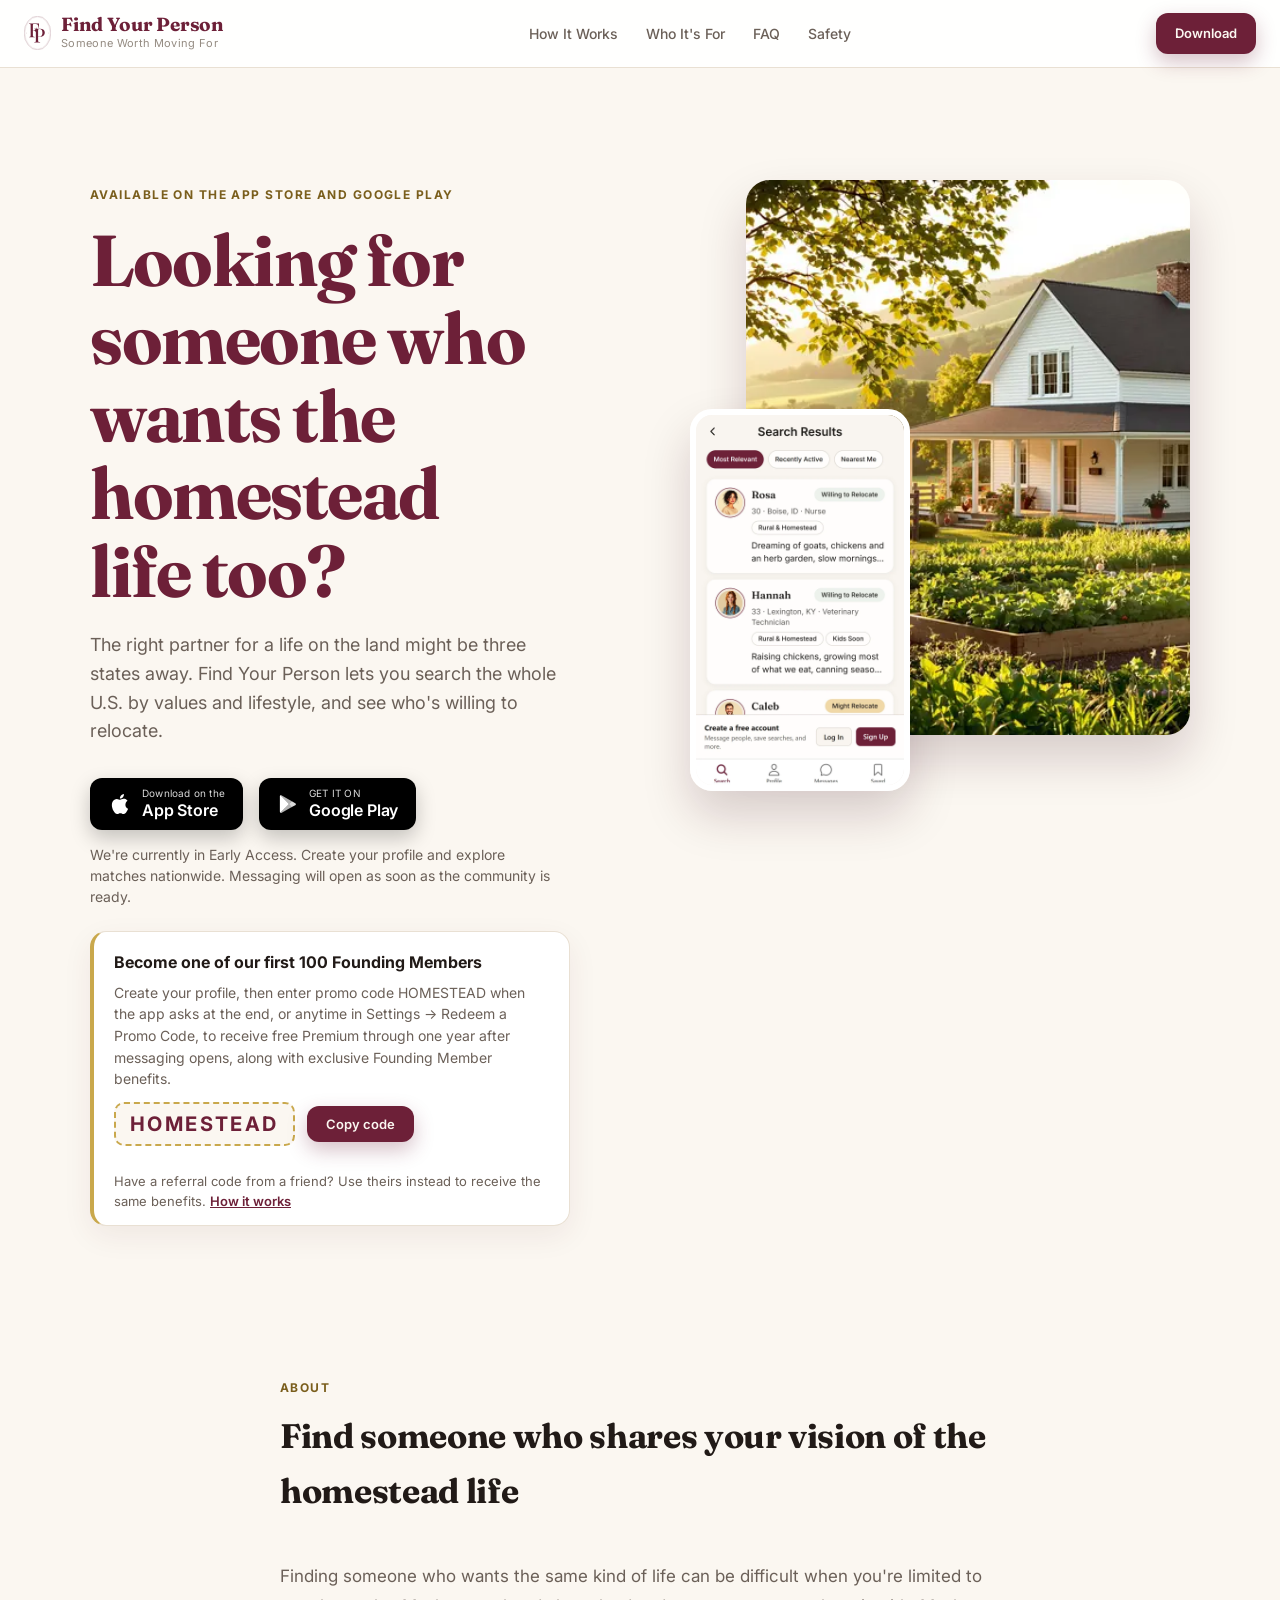
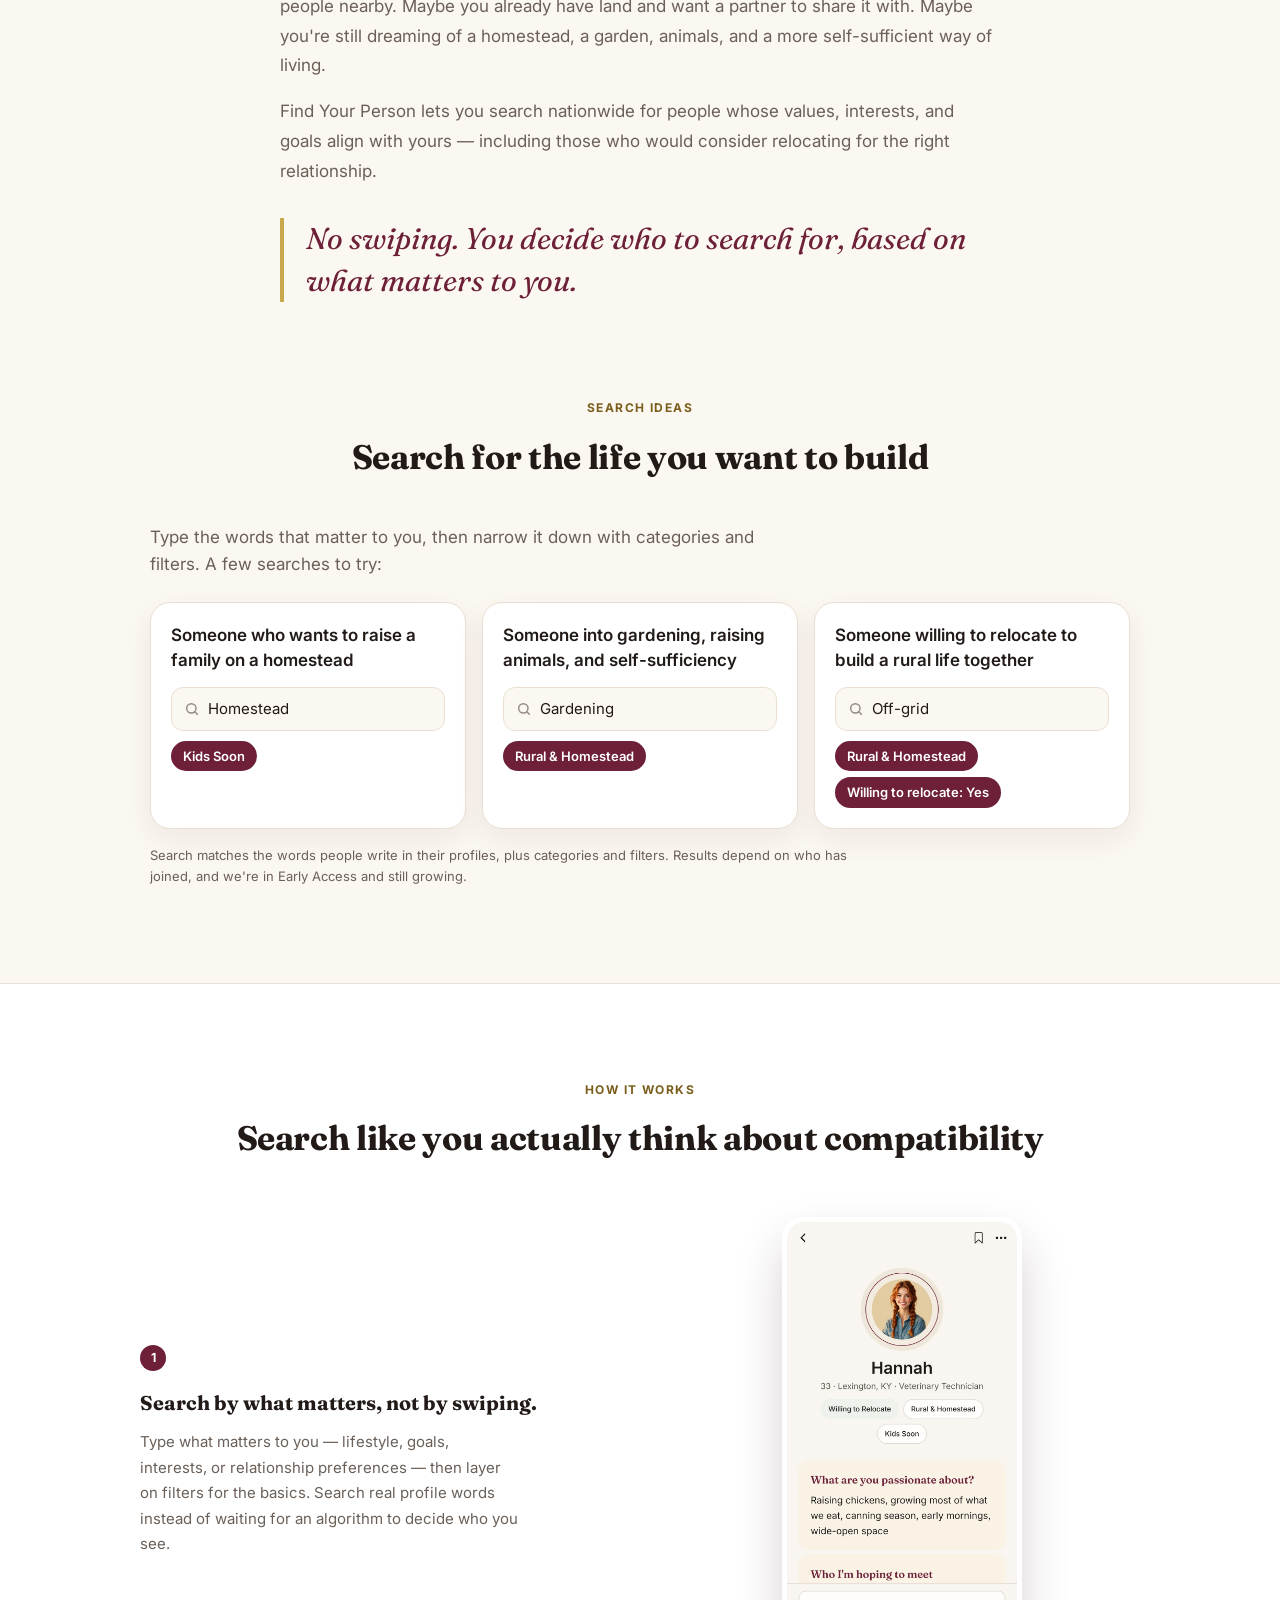
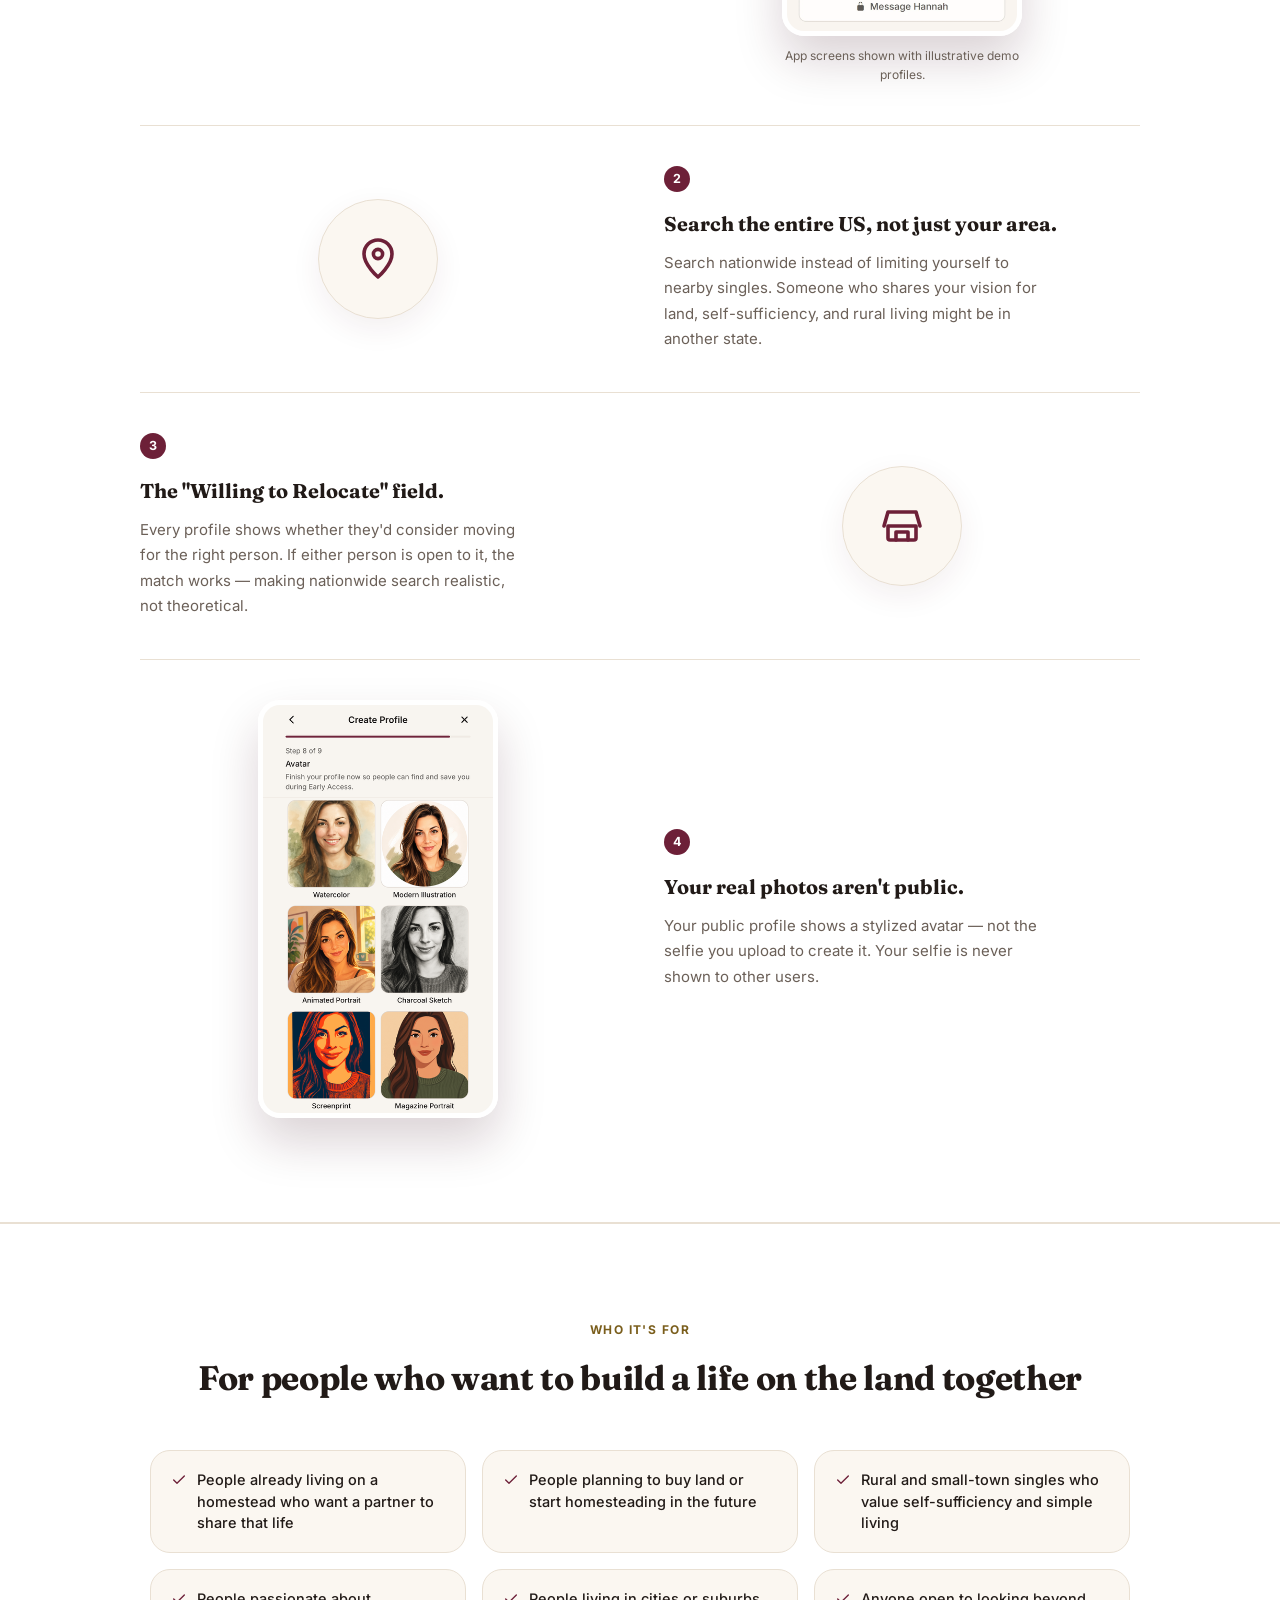
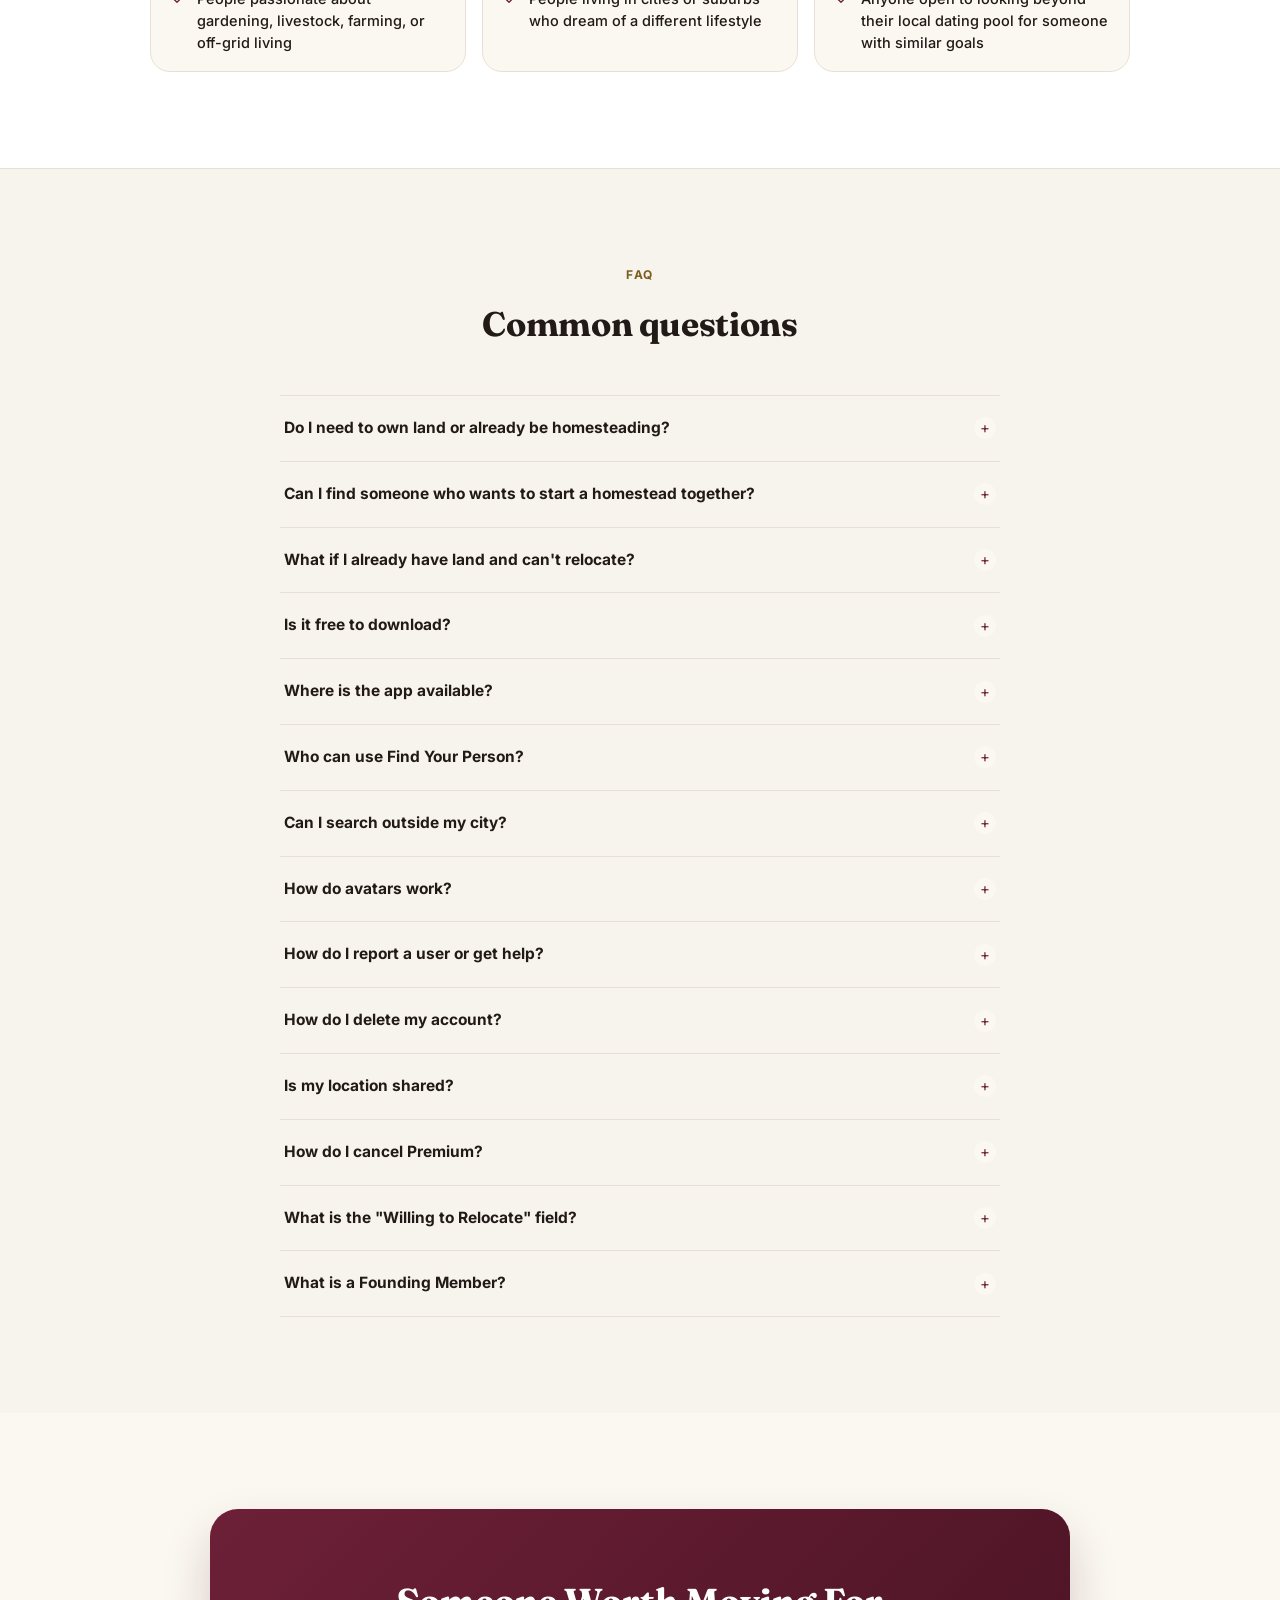
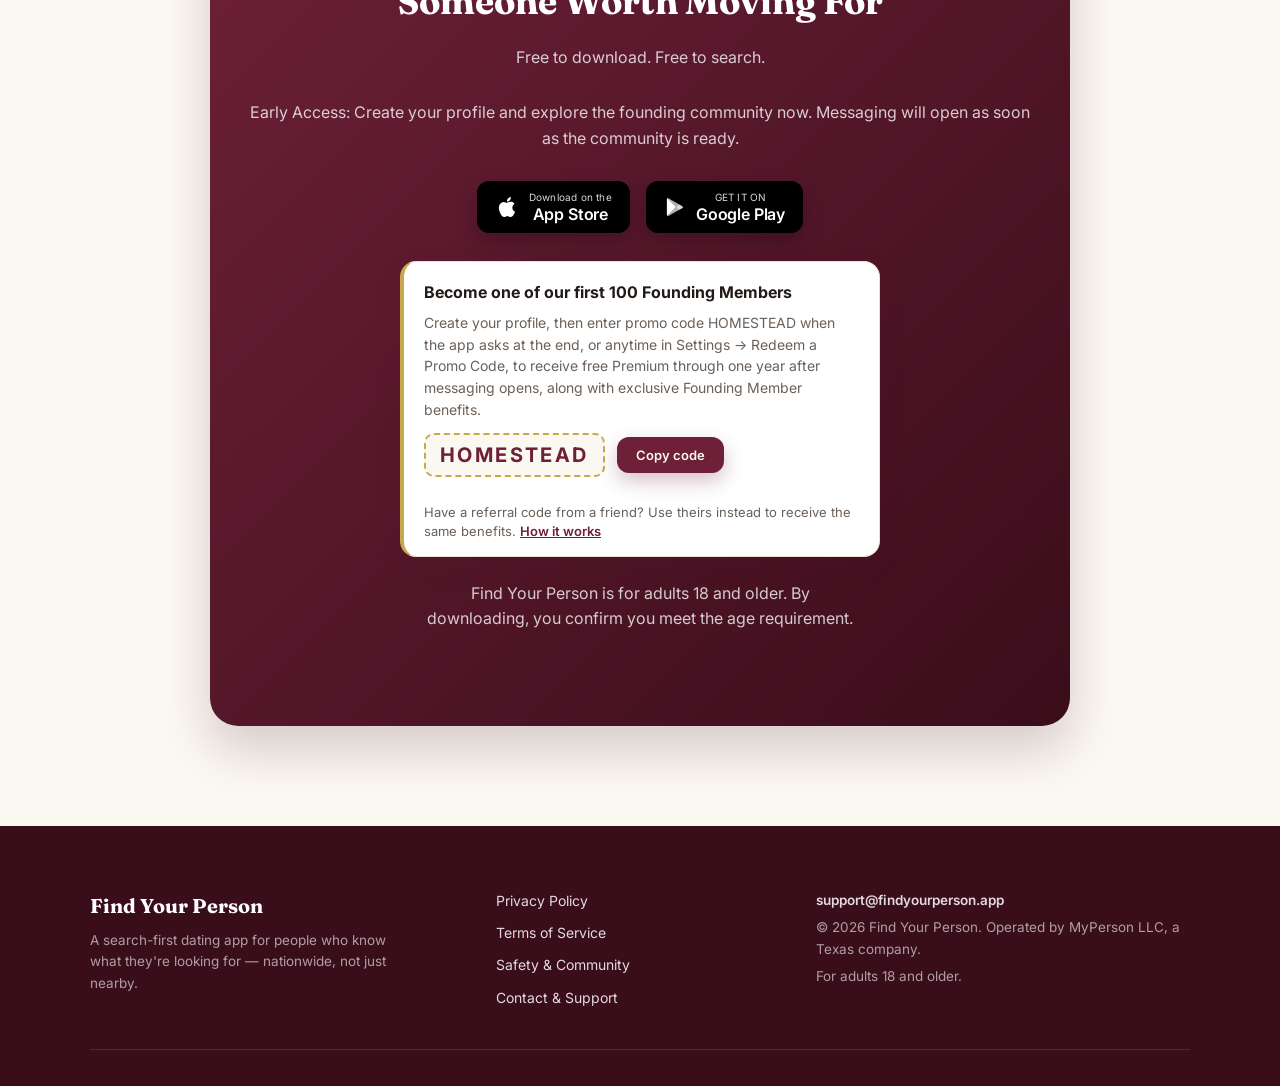
<file: homesteaders.html>
<!DOCTYPE html>
<html lang="en">
<head>
  <meta charset="UTF-8" />
  <meta name="viewport" content="width=device-width, initial-scale=1.0" />
  <title>Homestead Dating | Find Your Person</title>
  <meta name="description" content="Search the whole U.S. for someone who wants the homestead life too, and see who's willing to relocate." />
  <link rel="canonical" href="https://findyourperson.app/homesteaders" />

  <link rel="icon" type="image/svg+xml" href="favicon.svg" />
  <link rel="icon" type="image/png" sizes="32x32" href="favicon-32.png" />
  <link rel="icon" type="image/png" sizes="16x16" href="favicon-16.png" />
  <link rel="apple-touch-icon" sizes="180x180" href="apple-touch-icon.png" />

  <!-- Smart App Banner (iOS Safari) -->
  <meta name="apple-itunes-app" content="app-id=6770636823" />

  <!-- OpenGraph -->
  <meta property="og:type" content="website" />
  <meta property="og:url" content="https://findyourperson.app/homesteaders" />
  <meta property="og:title" content="Homestead Dating | Find Your Person" />
  <meta property="og:description" content="Search the whole U.S. for someone who wants the homestead life too, and see who's willing to relocate." />
  <meta property="og:image" content="https://findyourperson.app/img/landing/homesteaders-og.jpg" />
  <meta property="og:image:width" content="1200" />
  <meta property="og:image:height" content="630" />
  <meta property="og:image:alt" content="A farmhouse and vegetable garden beside the words &quot;Dating for homesteaders&quot; and the Find Your Person logo" />
  <meta property="og:site_name" content="Find Your Person" />
  <meta property="og:locale" content="en_US" />

  <!-- Twitter / X -->
  <meta name="twitter:card" content="summary_large_image" />
  <meta name="twitter:title" content="Homestead Dating | Find Your Person" />
  <meta name="twitter:description" content="Search the whole U.S. for someone who wants the homestead life too, and see who's willing to relocate." />
  <meta name="twitter:image" content="https://findyourperson.app/img/landing/homesteaders-og.jpg" />
  <meta name="twitter:image:alt" content="A farmhouse and vegetable garden beside the words &quot;Dating for homesteaders&quot; and the Find Your Person logo" />

  <link rel="preconnect" href="https://fonts.googleapis.com" />
  <link rel="preconnect" href="https://fonts.gstatic.com" crossorigin />
  <link href="https://fonts.googleapis.com/css2?family=Fraunces:opsz,wght@9..144,600;9..144,700&family=Inter:wght@400;500;600;700&display=swap" rel="stylesheet" />

  <link rel="stylesheet" href="styles.css" />

  <script type="application/ld+json">
  {
    "@context": "https://schema.org",
    "@type": "FAQPage",
    "mainEntity": [
      {
        "@type": "Question",
        "name": "Do I need to own land or already be homesteading?",
        "acceptedAnswer": {
          "@type": "Answer",
          "text": "No. You might already have a homestead, or you might be working toward one. Find Your Person lets you describe what matters to you and search for people with compatible goals and interests."
        }
      },
      {
        "@type": "Question",
        "name": "Can I find someone who wants to start a homestead together?",
        "acceptedAnswer": {
          "@type": "Answer",
          "text": "Yes. Search for the words people use when they describe that goal, like homestead, chickens, or off-grid, and add the Rural & Homestead category. Every profile also shows whether someone is willing to relocate, so you can find people open to building that life somewhere new."
        }
      },
      {
        "@type": "Question",
        "name": "What if I already have land and can't relocate?",
        "acceptedAnswer": {
          "@type": "Answer",
          "text": "Every profile shows whether someone would consider relocating for the right relationship. You can look beyond your local area for people who might be open to moving, without assuming you have to leave your own land."
        }
      },
      {
        "@type": "Question",
        "name": "Is it free to download?",
        "acceptedAnswer": {
          "@type": "Answer",
          "text": "Yes. Find Your Person is free to download, create a profile, and search. We're currently in Early Access, so messaging isn't available yet. When messaging opens, starting a conversation will require Premium ($4.99/month), while replying will be free."
        }
      },
      {
        "@type": "Question",
        "name": "Where is the app available?",
        "acceptedAnswer": {
          "@type": "Answer",
          "text": "Find Your Person is available now on both iOS and Android — download it on the App Store or get it on Google Play."
        }
      },
      {
        "@type": "Question",
        "name": "Who can use Find Your Person?",
        "acceptedAnswer": {
          "@type": "Answer",
          "text": "Find Your Person is for adults 18 and older only. You must confirm your age at sign-up. Users who do not meet the age requirement are not permitted to use the service."
        }
      },
      {
        "@type": "Question",
        "name": "Can I search outside my city?",
        "acceptedAnswer": {
          "@type": "Answer",
          "text": "Yes — that's the point. The app searches the entire United States by default, not just your local area. You can find compatible people across any city or state."
        }
      },
      {
        "@type": "Question",
        "name": "How do avatars work?",
        "acceptedAnswer": {
          "@type": "Answer",
          "text": "Instead of public photos, Find Your Person creates a stylized AI avatar from a selfie you upload. Your avatar — not your real photo — is what appears on your public profile. Your selfie is never shown to other users. Once messaging opens, you decide what to share in private one-on-one conversations."
        }
      },
      {
        "@type": "Question",
        "name": "How do I report a user or get help?",
        "acceptedAnswer": {
          "@type": "Answer",
          "text": "You can report any user directly from their profile inside the app. For additional help, email us at support@findyourperson.app. We aim to respond within 1–2 business days."
        }
      },
      {
        "@type": "Question",
        "name": "How do I delete my account?",
        "acceptedAnswer": {
          "@type": "Answer",
          "text": "You can delete your account from inside the app. For help, email support@findyourperson.app."
        }
      },
      {
        "@type": "Question",
        "name": "Is my location shared?",
        "acceptedAnswer": {
          "@type": "Answer",
          "text": "Your exact address is never shared. Other users only see a general area based on your zip code, and you can hide it down to state-level in Settings → Privacy. See our Privacy Policy for full details."
        }
      },
      {
        "@type": "Question",
        "name": "How do I cancel Premium?",
        "acceptedAnswer": {
          "@type": "Answer",
          "text": "On iOS, Premium subscriptions are managed through your Apple account and can be canceled in iOS subscription settings. On Android, they're managed through your Google account and can be canceled in Google Play subscription settings."
        }
      },
      {
        "@type": "Question",
        "name": "What is the \"Willing to Relocate\" field?",
        "acceptedAnswer": {
          "@type": "Answer",
          "text": "Every profile includes a field indicating whether the person would consider relocating for the right relationship. If either person is willing to move, the match is viable — it's what makes nationwide compatibility realistic rather than theoretical."
        }
      },
      {
        "@type": "Question",
        "name": "What is a Founding Member?",
        "acceptedAnswer": {
          "@type": "Answer",
          "text": "Our first 100 qualifying members become Founding Members. To qualify, complete your profile and redeem an eligible promo code: a friend's referral code, or a code from one of our pages such as findyourperson.app/founding. Founding Members get free Premium through one year after messaging opens, plus exclusive benefits. You don't need a code to join: anyone can create a profile and search for free."
        }
      }
    ]
  }
  </script>
</head>
<body>

  <nav>
    <a class="nav-brand" href="index.html">
      <img class="nav-icon" src="fp-seal.svg" alt="" width="27" height="34" />
      <span class="nav-brand-text">
        <span class="wordmark">Find Your Person</span>
        <span class="tagline">Someone Worth Moving For</span>
      </span>
    </a>
    <ul class="nav-links">
      <li><a href="#how-it-works">How It Works</a></li>
      <li><a href="#who-its-for">Who It's For</a></li>
      <li><a href="#faq">FAQ</a></li>
      <li><a href="safety.html">Safety</a></li>
    </ul>
    <a class="btn btn-primary btn-sm" href="#get-the-app">Download</a>
  </nav>

  <!-- HERO -->
  <section class="hero hero--landing hero--lifestyle">
    <div class="hero-inner">
      <div class="hero-grid">
        <div class="hero-copy">
          <span class="hero-eyebrow">Available on the App Store and Google Play</span>
          <h1>Looking for someone who wants the homestead life too?</h1>
          <p>The right partner for a life on the land might be three states away. Find Your Person lets you search the whole U.S. by values and lifestyle, and see who's willing to relocate.</p>
          <div class="badge-row" id="get-the-app">
            <a class="store-badge" href="https://apps.apple.com/app/apple-store/id6770636823?pt=128898873&amp;ct=Homesteaders&amp;mt=8" target="_blank" rel="noopener">
              <svg width="24" height="24" viewBox="0 0 24 24" fill="white"><path d="M18.71 19.5c-.83 1.24-1.71 2.45-3.05 2.47-1.34.03-1.77-.79-3.29-.79-1.53 0-2 .77-3.27.82-1.31.05-2.3-1.32-3.14-2.53C4.25 17 2.94 12.45 4.7 9.39c.87-1.52 2.43-2.48 4.12-2.51 1.28-.02 2.5.87 3.29.87.78 0 2.26-1.07 3.8-.91.65.03 2.47.26 3.64 1.98-.09.06-2.17 1.28-2.15 3.81.03 3.02 2.65 4.03 2.68 4.04-.03.07-.42 1.44-1.38 2.83M13 3.5c.73-.83 1.94-1.46 2.94-1.5.13 1.17-.34 2.35-1.04 3.19-.69.85-1.83 1.51-2.95 1.42-.15-1.15.41-2.35 1.05-3.11z"/></svg>
              <span>
                <span class="badge-label">Download on the</span>
                <span class="badge-store">App Store</span>
              </span>
            </a>
<a class="store-badge" href="https://play.google.com/store/apps/details?id=com.myperson&amp;referrer=utm_source%3Dwebsite%26utm_medium%3Dlanding_page%26utm_campaign%3Dhomesteaders" target="_blank" rel="noopener">
              <svg width="22" height="22" viewBox="0 0 24 24" fill="white"><path d="M3.61 2.51c-.31.32-.5.82-.5 1.46v16.06c0 .64.19 1.14.5 1.46l.11.1L13 12.32v-.24L3.72 2.41l-.11.1z"/><path d="M16.13 15.47l-3.13-3.15v-.24l3.13-3.15.07.04 3.71 2.11c1.06.6 1.06 1.59 0 2.19l-3.71 2.11-.07.09z" opacity=".85"/><path d="M16.2 15.38L13 12.2 3.61 21.62c.35.37.93.42 1.58.05l11.01-6.29" opacity=".7"/><path d="M16.2 9.02L5.19 2.73c-.65-.37-1.23-.32-1.58.05L13 12.2l3.2-3.18z" opacity=".7"/></svg>
              <span>
                <span class="badge-label">GET IT ON</span>
                <span class="badge-store">Google Play</span>
              </span>
            </a>
          </div>
          <p class="hero-early-access">We're currently in Early Access. Create your profile and explore matches nationwide. Messaging will open as soon as the community is ready.</p>
          <div class="offer-card offer-card--hero" data-offer data-founding-open>
            <p class="offer-title">Become one of our first 100 Founding Members</p>
            <p class="offer-body">Create your profile, then enter promo code HOMESTEAD when the app asks at the end, or anytime in Settings → Redeem a Promo Code, to receive free Premium through one year after messaging opens, along with exclusive Founding Member benefits.</p>
            <div class="offer-code-row">
              <code class="offer-code">HOMESTEAD</code>
              <button type="button" class="btn btn-primary btn-sm" data-copy-code="HOMESTEAD" aria-label="Copy promo code HOMESTEAD">Copy code</button>
            </div>
            <p class="offer-status" data-copy-status role="status" aria-live="polite"></p>
            <p class="offer-note">Have a referral code from a friend? Use theirs instead to receive the same benefits. <a href="/founding">How it works</a></p>
          </div>
        </div>
        <div class="hero-visual hero-visual--lifestyle">
          <div class="lifestyle-frame">
            <picture>
              <source type="image/webp" srcset="img/landing/homesteaders-lifestyle-720.webp 720w, img/landing/homesteaders-lifestyle-1200.webp 1200w" sizes="(max-width: 860px) 100vw, 560px" />
              <img class="lifestyle-img" src="img/landing/homesteaders-lifestyle-1200.jpg" srcset="img/landing/homesteaders-lifestyle-720.jpg 720w, img/landing/homesteaders-lifestyle-1200.jpg 1200w" sizes="(max-width: 860px) 100vw, 560px" alt="A white farmhouse with a vegetable garden and a chicken coop at golden hour" width="1200" height="800" fetchpriority="high" />
            </picture>
          </div>
          <div class="phone-frame phone-frame--overlap">
            <picture>
              <source type="image/webp" srcset="img/landing/homesteaders-results.webp" />
              <img class="phone-main-single" src="img/landing/homesteaders-results.png" alt="Illustrative Find Your Person search results for &quot;Chickens&quot;: Rosa and Hannah, both tagged Rural &amp; Homestead and willing to relocate, describing goats, chickens, gardens and canning season" width="320" height="569" />
            </picture>
          </div>
        </div>
      </div>
    </div>
  </section>

  <!-- ABOUT -->
  <section class="about-section">
    <div class="about-inner">
      <p class="section-label">About</p>
      <h2 class="section-title">Find someone who shares your vision of the homestead life</h2>
      <p class="about-body">Finding someone who wants the same kind of life can be difficult when you're limited to people nearby. Maybe you already have land and want a partner to share it with. Maybe you're still dreaming of a homestead, a garden, animals, and a more self-sufficient way of living.</p>
      <p class="about-body">Find Your Person lets you search nationwide for people whose values, interests, and goals align with yours — including those who would consider relocating for the right relationship.</p>
      <p class="about-quote">No swiping. You decide who to search for, based on what matters to you.</p>
    </div>
  </section>

  <!-- SEARCH EXAMPLES (audience-specific) -->
  <section class="examples-section">
    <div class="examples-inner">
      <p class="section-label">Search Ideas</p>
      <h2 class="section-title">Search for the life you want to build</h2>
      <p class="examples-intro">Type the words that matter to you, then narrow it down with categories and filters. A few searches to try:</p>
      <div class="examples-grid">
        <div class="example-card">
          <p class="example-text">Someone who wants to raise a family on a homestead</p>
          <div class="example-search"><svg width="16" height="16" viewBox="0 0 24 24" fill="none" stroke="currentColor" stroke-width="2.2" stroke-linecap="round" aria-hidden="true"><circle cx="11" cy="11" r="7"/><path d="M20 20l-3.5-3.5"/></svg><span>Homestead</span></div>
          <div class="example-chips"><span class="example-chip">Kids Soon</span></div>
        </div>
        <div class="example-card">
          <p class="example-text">Someone into gardening, raising animals, and self-sufficiency</p>
          <div class="example-search"><svg width="16" height="16" viewBox="0 0 24 24" fill="none" stroke="currentColor" stroke-width="2.2" stroke-linecap="round" aria-hidden="true"><circle cx="11" cy="11" r="7"/><path d="M20 20l-3.5-3.5"/></svg><span>Gardening</span></div>
          <div class="example-chips"><span class="example-chip">Rural &amp; Homestead</span></div>
        </div>
        <div class="example-card">
          <p class="example-text">Someone willing to relocate to build a rural life together</p>
          <div class="example-search"><svg width="16" height="16" viewBox="0 0 24 24" fill="none" stroke="currentColor" stroke-width="2.2" stroke-linecap="round" aria-hidden="true"><circle cx="11" cy="11" r="7"/><path d="M20 20l-3.5-3.5"/></svg><span>Off-grid</span></div>
          <div class="example-chips"><span class="example-chip">Rural &amp; Homestead</span><span class="example-chip">Willing to relocate: Yes</span></div>
        </div>
      </div>
      <p class="examples-fine">Search matches the words people write in their profiles, plus categories and filters. Results depend on who has joined, and we're in Early Access and still growing.</p>
    </div>
  </section>

  <!-- HOW IT WORKS (from the homepage; only point 2's body and, optionally,
       the profile screenshot are audience-specific) -->
  <section class="explainer" id="how-it-works">
    <div class="explainer-inner">
      <p class="section-label">How It Works</p>
      <h2 class="section-title">Search like you actually think about compatibility</h2>
      <div class="steps-list">

        <div class="step-row">
          <div class="step-text">
            <span class="step-number">1</span>
            <strong>Search by what matters, not by swiping.</strong>
            <p>Type what matters to you — lifestyle, goals, interests, or relationship preferences — then layer on filters for the basics. Search real profile words instead of waiting for an algorithm to decide who you see.</p>
          </div>
          <div class="step-visual">
            <picture>
              <source type="image/webp" srcset="img/landing/homesteaders-profile.webp" />
              <img class="phone-screen" src="img/landing/homesteaders-profile.png" alt="An illustrative profile: Hannah, willing to relocate, passionate about raising chickens and growing her own food" width="260" height="462" loading="lazy" decoding="async" />
            </picture>
            <p class="shot-caption">App screens shown with illustrative demo profiles.</p>
          </div>
        </div>

        <div class="step-row step-row--reverse">
          <div class="step-text">
            <span class="step-number">2</span>
            <strong>Search the entire US, not just your area.</strong>
            <p>Search nationwide instead of limiting yourself to nearby singles. Someone who shares your vision for land, self-sufficiency, and rural living might be in another state.</p>
          </div>
          <div class="step-visual step-visual--icon">
            <span class="step-icon-lg" aria-hidden="true">
              <svg class="icon" width="48" height="48" viewBox="0 0 24 24" fill="none" stroke="currentColor" stroke-width="1.8" stroke-linecap="round" stroke-linejoin="round"><path d="M12 21s-7-6.1-7-11.5A7 7 0 0 1 19 9.5C19 14.9 12 21 12 21z"/><circle cx="12" cy="9.5" r="2.3"/></svg>
            </span>
          </div>
        </div>

        <div class="step-row">
          <div class="step-text">
            <span class="step-number">3</span>
            <strong>The "Willing to Relocate" field.</strong>
            <p>Every profile shows whether they'd consider moving for the right person. If either person is open to it, the match works — making nationwide search realistic, not theoretical.</p>
          </div>
          <div class="step-visual step-visual--icon">
            <span class="step-icon-lg" aria-hidden="true">
              <svg class="icon" width="48" height="48" viewBox="0 0 24 24" fill="none" stroke="currentColor" stroke-width="1.8" stroke-linecap="round" stroke-linejoin="round"><path d="M3 12l2-7h14l2 7"/><path d="M5 12h14v6a1 1 0 0 1-1 1H6a1 1 0 0 1-1-1v-6z"/><path d="M9 19v-4h6v4"/></svg>
            </span>
          </div>
        </div>

        <div class="step-row step-row--reverse">
          <div class="step-text">
            <span class="step-number">4</span>
            <strong>Your real photos aren't public.</strong>
            <p>Your public profile shows a stylized avatar — not the selfie you upload to create it. Your selfie is never shown to other users.</p>
          </div>
          <div class="step-visual">
            <img class="phone-screen" src="img/screenshot-avatars.png" alt="AI avatar selection — choose a style generated from your selfie" width="260" height="462" />
          </div>
        </div>

      </div>
    </div>
  </section>

  <!-- WHO IT'S FOR -->
  <section class="who-section" id="who-its-for">
    <div class="who-inner">
      <p class="section-label">Who It's For</p>
      <h2 class="section-title">For people who want to build a life on the land together</h2>
      <div class="who-grid">
        <div class="who-item">
          <svg class="icon" width="16" height="16" viewBox="0 0 24 24" fill="none" stroke="currentColor" stroke-width="2" stroke-linecap="round" stroke-linejoin="round"><path d="M20 6L9 17l-5-5"/></svg>
          People already living on a homestead who want a partner to share that life
        </div>
        <div class="who-item">
          <svg class="icon" width="16" height="16" viewBox="0 0 24 24" fill="none" stroke="currentColor" stroke-width="2" stroke-linecap="round" stroke-linejoin="round"><path d="M20 6L9 17l-5-5"/></svg>
          People planning to buy land or start homesteading in the future
        </div>
        <div class="who-item">
          <svg class="icon" width="16" height="16" viewBox="0 0 24 24" fill="none" stroke="currentColor" stroke-width="2" stroke-linecap="round" stroke-linejoin="round"><path d="M20 6L9 17l-5-5"/></svg>
          Rural and small-town singles who value self-sufficiency and simple living
        </div>
        <div class="who-item">
          <svg class="icon" width="16" height="16" viewBox="0 0 24 24" fill="none" stroke="currentColor" stroke-width="2" stroke-linecap="round" stroke-linejoin="round"><path d="M20 6L9 17l-5-5"/></svg>
          People passionate about gardening, livestock, farming, or off-grid living
        </div>
        <div class="who-item">
          <svg class="icon" width="16" height="16" viewBox="0 0 24 24" fill="none" stroke="currentColor" stroke-width="2" stroke-linecap="round" stroke-linejoin="round"><path d="M20 6L9 17l-5-5"/></svg>
          People living in cities or suburbs who dream of a different lifestyle
        </div>
        <div class="who-item">
          <svg class="icon" width="16" height="16" viewBox="0 0 24 24" fill="none" stroke="currentColor" stroke-width="2" stroke-linecap="round" stroke-linejoin="round"><path d="M20 6L9 17l-5-5"/></svg>
          Anyone open to looking beyond their local dating pool for someone with similar goals
        </div>
      </div>
    </div>
  </section>

  <!-- FAQ (audience questions first, then the homepage's general ones) -->
  <section class="faq-section" id="faq">
    <div class="faq-inner">
      <p class="section-label">FAQ</p>
      <h2 class="section-title">Common questions</h2>
      <div class="faq-list">
        <details class="faq-item">
          <summary>Do I need to own land or already be homesteading?<span class="chevron"></span></summary>
          <div class="faq-a">No. You might already have a homestead, or you might be working toward one. Find Your Person lets you describe what matters to you and search for people with compatible goals and interests.</div>
        </details>
        <details class="faq-item">
          <summary>Can I find someone who wants to start a homestead together?<span class="chevron"></span></summary>
          <div class="faq-a">Yes. Search for the words people use when they describe that goal, like homestead, chickens, or off-grid, and add the Rural &amp; Homestead category. Every profile also shows whether someone is willing to relocate, so you can find people open to building that life somewhere new.</div>
        </details>
        <details class="faq-item">
          <summary>What if I already have land and can't relocate?<span class="chevron"></span></summary>
          <div class="faq-a">Every profile shows whether someone would consider relocating for the right relationship. You can look beyond your local area for people who might be open to moving, without assuming you have to leave your own land.</div>
        </details>
        <details class="faq-item">
          <summary>Is it free to download?<span class="chevron"></span></summary>
          <div class="faq-a">Yes. Find Your Person is free to download, create a profile, and search. We're currently in Early Access, so messaging isn't available yet. When messaging opens, starting a conversation will require Premium ($4.99/month), while replying will be free.</div>
        </details>
        <details class="faq-item">
          <summary>Where is the app available?<span class="chevron"></span></summary>
          <div class="faq-a">Find Your Person is available now on both iOS and Android — <a href="https://apps.apple.com/app/apple-store/id6770636823?pt=128898873&amp;ct=Homesteaders&amp;mt=8" target="_blank" rel="noopener">download it on the App Store</a> or <a href="https://play.google.com/store/apps/details?id=com.myperson&amp;referrer=utm_source%3Dwebsite%26utm_medium%3Dlanding_page%26utm_campaign%3Dhomesteaders" target="_blank" rel="noopener">get it on Google Play</a>.</div>
        </details>
        <details class="faq-item">
          <summary>Who can use Find Your Person?<span class="chevron"></span></summary>
          <div class="faq-a">Find Your Person is for adults 18 and older only. You must confirm your age at sign-up. Users who do not meet the age requirement are not permitted to use the service.</div>
        </details>
        <details class="faq-item">
          <summary>Can I search outside my city?<span class="chevron"></span></summary>
          <div class="faq-a">Yes — that's the point. The app searches the entire United States by default, not just your local area. You can find compatible people across any city or state.</div>
        </details>
        <details class="faq-item">
          <summary>How do avatars work?<span class="chevron"></span></summary>
          <div class="faq-a">Instead of public photos, Find Your Person creates a stylized AI avatar from a selfie you upload. Your avatar — not your real photo — is what appears on your public profile. Your selfie is never shown to other users. Once messaging opens, you decide what to share in private one-on-one conversations.</div>
        </details>
        <details class="faq-item">
          <summary>How do I report a user or get help?<span class="chevron"></span></summary>
          <div class="faq-a">You can report any user directly from their profile inside the app. For additional help, email us at <a href="mailto:support@findyourperson.app">support@findyourperson.app</a>. We aim to respond within 1–2 business days.</div>
        </details>
        <details class="faq-item">
          <summary>How do I delete my account?<span class="chevron"></span></summary>
          <div class="faq-a">You can delete your account from inside the app. For help, email <a href="mailto:support@findyourperson.app">support@findyourperson.app</a>.</div>
        </details>
        <details class="faq-item">
          <summary>Is my location shared?<span class="chevron"></span></summary>
          <div class="faq-a">Your exact address is never shared. Other users only see a general area based on your zip code, and you can hide it down to state-level in Settings → Privacy. See our <a href="privacy.html">Privacy Policy</a> for full details.</div>
        </details>
        <details class="faq-item">
          <summary>How do I cancel Premium?<span class="chevron"></span></summary>
          <div class="faq-a">On iOS, Premium subscriptions are managed through your Apple account and can be canceled in iOS subscription settings. On Android, they're managed through your Google account and can be canceled in Google Play subscription settings.</div>
        </details>
        <details class="faq-item">
          <summary>What is the "Willing to Relocate" field?<span class="chevron"></span></summary>
          <div class="faq-a">Every profile includes a field indicating whether the person would consider relocating for the right relationship. If either person is willing to move, the match is viable — it's what makes nationwide compatibility realistic rather than theoretical.</div>
        </details>
        <details class="faq-item">
          <summary>What is a Founding Member?<span class="chevron"></span></summary>
          <div class="faq-a">Our first 100 qualifying members become Founding Members. To qualify, complete your profile and redeem an eligible promo code: a friend's referral code, or a code from one of our pages such as <a href="/founding">findyourperson.app/founding</a>. Founding Members get free Premium through one year after messaging opens, plus exclusive benefits. You don't need a code to join: anyone can create a profile and search for free.</div>
        </details>
      </div>
    </div>
  </section>

  <!-- CTA -->
  <section class="cta-section">
    <div class="cta-panel">
      <h2>Someone Worth Moving For</h2>
      <p>Free to download. Free to search.</p>
      <p>Early Access: Create your profile and explore the founding community now. Messaging will open as soon as the community is ready.</p>
      <div class="badge-row">
        <a class="store-badge" href="https://apps.apple.com/app/apple-store/id6770636823?pt=128898873&amp;ct=Homesteaders&amp;mt=8" target="_blank" rel="noopener">
              <svg width="24" height="24" viewBox="0 0 24 24" fill="white"><path d="M18.71 19.5c-.83 1.24-1.71 2.45-3.05 2.47-1.34.03-1.77-.79-3.29-.79-1.53 0-2 .77-3.27.82-1.31.05-2.3-1.32-3.14-2.53C4.25 17 2.94 12.45 4.7 9.39c.87-1.52 2.43-2.48 4.12-2.51 1.28-.02 2.5.87 3.29.87.78 0 2.26-1.07 3.8-.91.65.03 2.47.26 3.64 1.98-.09.06-2.17 1.28-2.15 3.81.03 3.02 2.65 4.03 2.68 4.04-.03.07-.42 1.44-1.38 2.83M13 3.5c.73-.83 1.94-1.46 2.94-1.5.13 1.17-.34 2.35-1.04 3.19-.69.85-1.83 1.51-2.95 1.42-.15-1.15.41-2.35 1.05-3.11z"/></svg>
              <span>
                <span class="badge-label">Download on the</span>
                <span class="badge-store">App Store</span>
              </span>
            </a>
<a class="store-badge" href="https://play.google.com/store/apps/details?id=com.myperson&amp;referrer=utm_source%3Dwebsite%26utm_medium%3Dlanding_page%26utm_campaign%3Dhomesteaders" target="_blank" rel="noopener">
              <svg width="22" height="22" viewBox="0 0 24 24" fill="white"><path d="M3.61 2.51c-.31.32-.5.82-.5 1.46v16.06c0 .64.19 1.14.5 1.46l.11.1L13 12.32v-.24L3.72 2.41l-.11.1z"/><path d="M16.13 15.47l-3.13-3.15v-.24l3.13-3.15.07.04 3.71 2.11c1.06.6 1.06 1.59 0 2.19l-3.71 2.11-.07.09z" opacity=".85"/><path d="M16.2 15.38L13 12.2 3.61 21.62c.35.37.93.42 1.58.05l11.01-6.29" opacity=".7"/><path d="M16.2 9.02L5.19 2.73c-.65-.37-1.23-.32-1.58.05L13 12.2l3.2-3.18z" opacity=".7"/></svg>
              <span>
                <span class="badge-label">GET IT ON</span>
                <span class="badge-store">Google Play</span>
              </span>
            </a>
      </div>
          <div class="offer-card offer-card--cta" data-offer data-founding-open>
            <p class="offer-title">Become one of our first 100 Founding Members</p>
            <p class="offer-body">Create your profile, then enter promo code HOMESTEAD when the app asks at the end, or anytime in Settings → Redeem a Promo Code, to receive free Premium through one year after messaging opens, along with exclusive Founding Member benefits.</p>
            <div class="offer-code-row">
              <code class="offer-code">HOMESTEAD</code>
              <button type="button" class="btn btn-primary btn-sm" data-copy-code="HOMESTEAD" aria-label="Copy promo code HOMESTEAD">Copy code</button>
            </div>
            <p class="offer-status" data-copy-status role="status" aria-live="polite"></p>
            <p class="offer-note">Have a referral code from a friend? Use theirs instead to receive the same benefits. <a href="/founding">How it works</a></p>
          </div>
      <p class="cta-age-notice">Find Your Person is for adults 18 and older. By downloading, you confirm you meet the age requirement.</p>
    </div>
  </section>

  <footer>
    <div class="footer-grid">
      <div class="footer-brand">
        <span class="wordmark">Find Your Person</span>
        <p>A search-first dating app for people who know what they're looking for — nationwide, not just nearby.</p>
      </div>
      <div class="footer-links-col">
        <a href="privacy.html">Privacy Policy</a>
        <a href="terms.html">Terms of Service</a>
        <a href="safety.html">Safety &amp; Community</a>
        <a href="contact.html">Contact &amp; Support</a>
      </div>
      <div class="footer-contact-col">
        <a href="mailto:support@findyourperson.app">support@findyourperson.app</a>
        <span>&copy; <span id="year"></span> Find Your Person. Operated by MyPerson LLC, a Texas company.</span>
        <span>For adults 18 and older.</span>
      </div>
    </div>
  </footer>

  <script src="script.js"></script>
  <script src="founding.js"></script>
  <script src="analytics.js" defer></script>
</body>
</html>
</file>
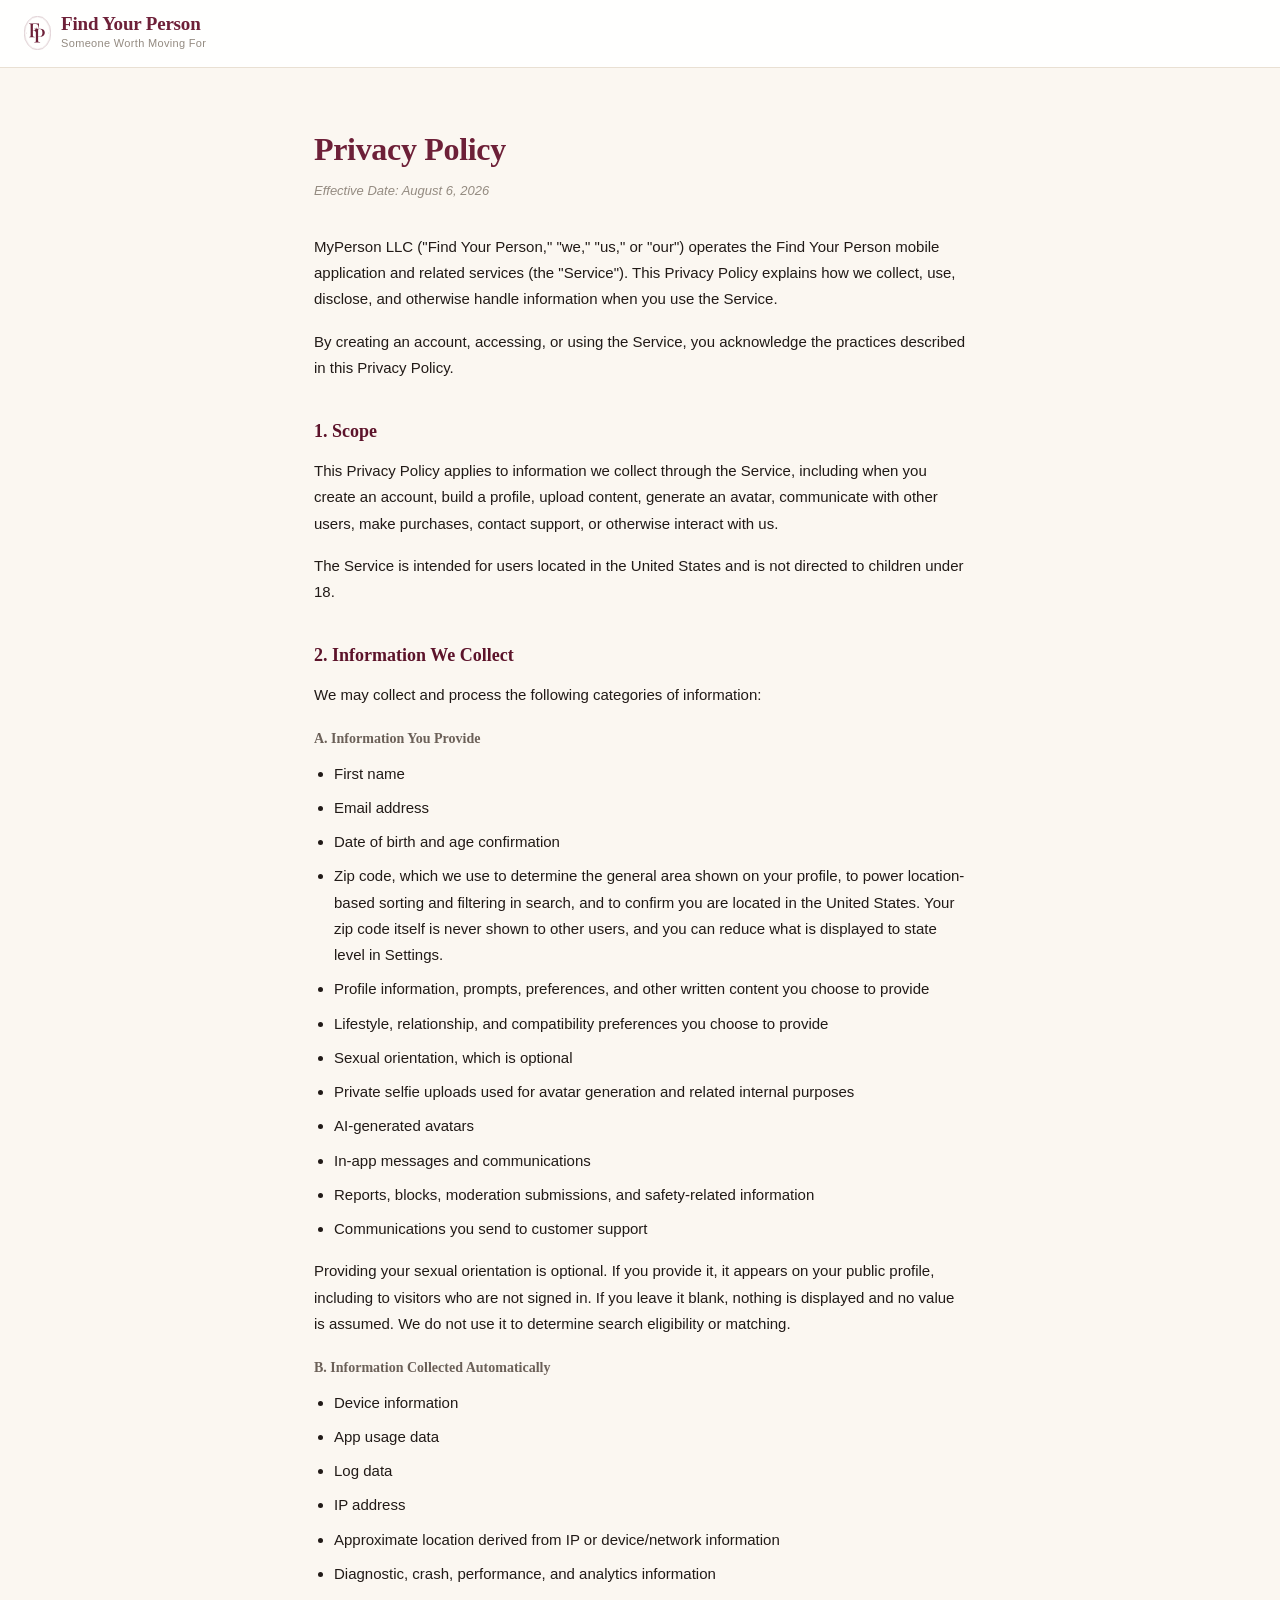
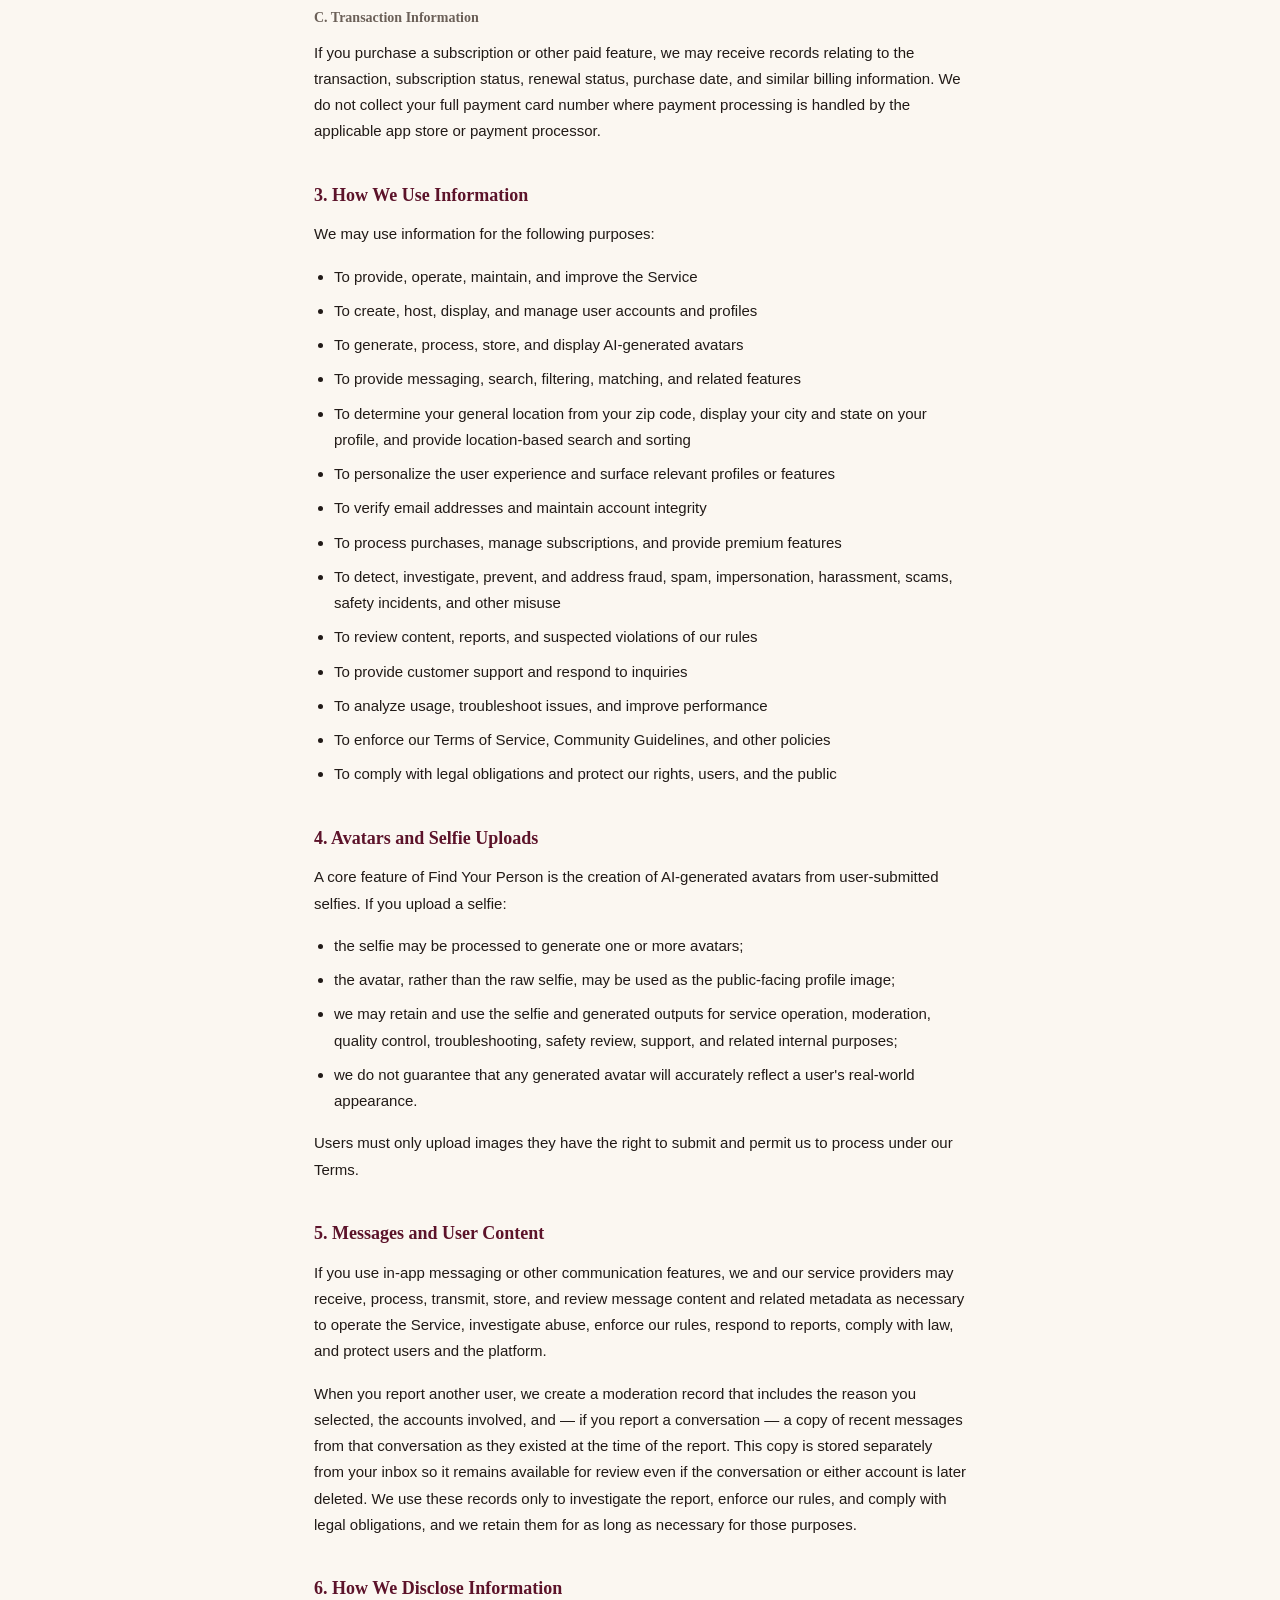
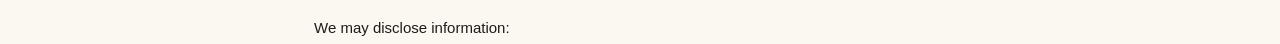
<file: privacy-policy.html>
<!DOCTYPE html>
<html lang="en">
<head>
  <meta charset="UTF-8" />
  <meta http-equiv="refresh" content="0; url=privacy.html" />
  <title>Privacy Policy — Find Your Person</title>
</head>
<body>
  <p>Redirecting to <a href="privacy.html">Privacy Policy</a>...</p>
</body>
</html>
</file>
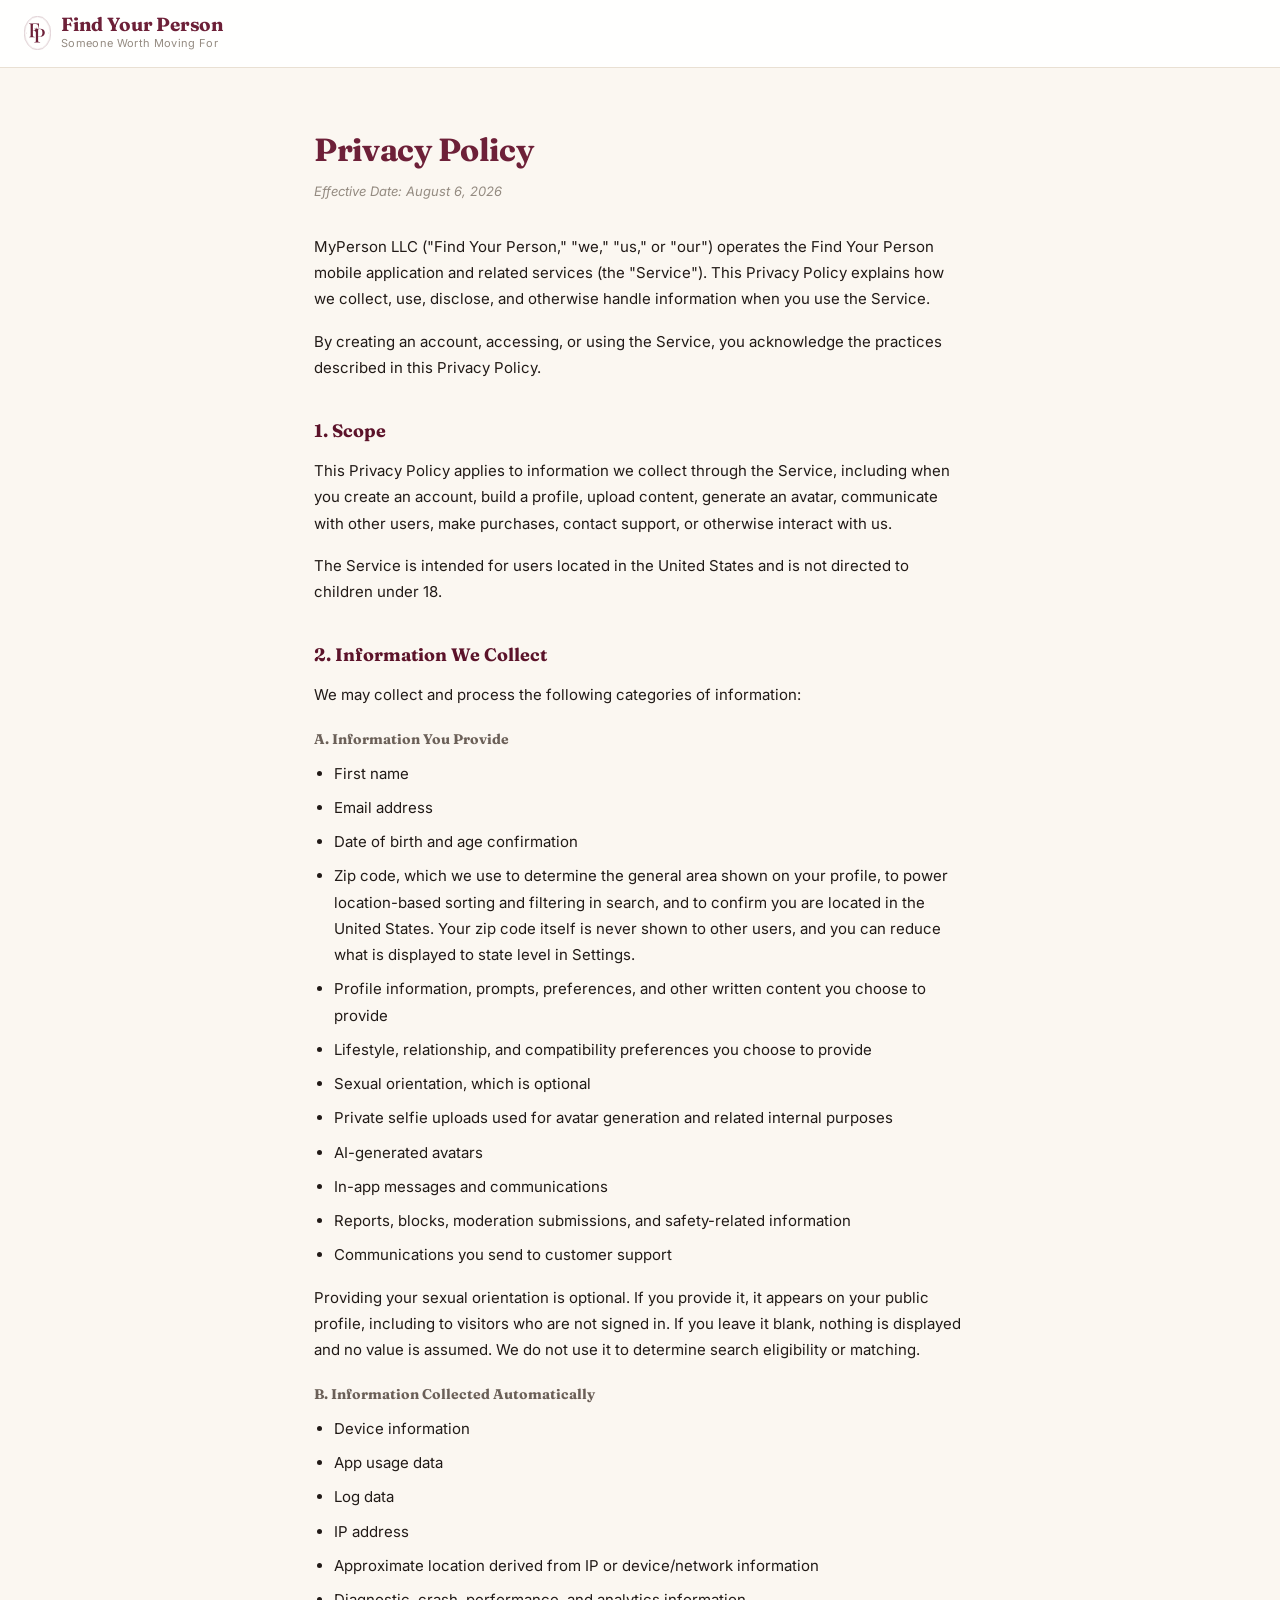
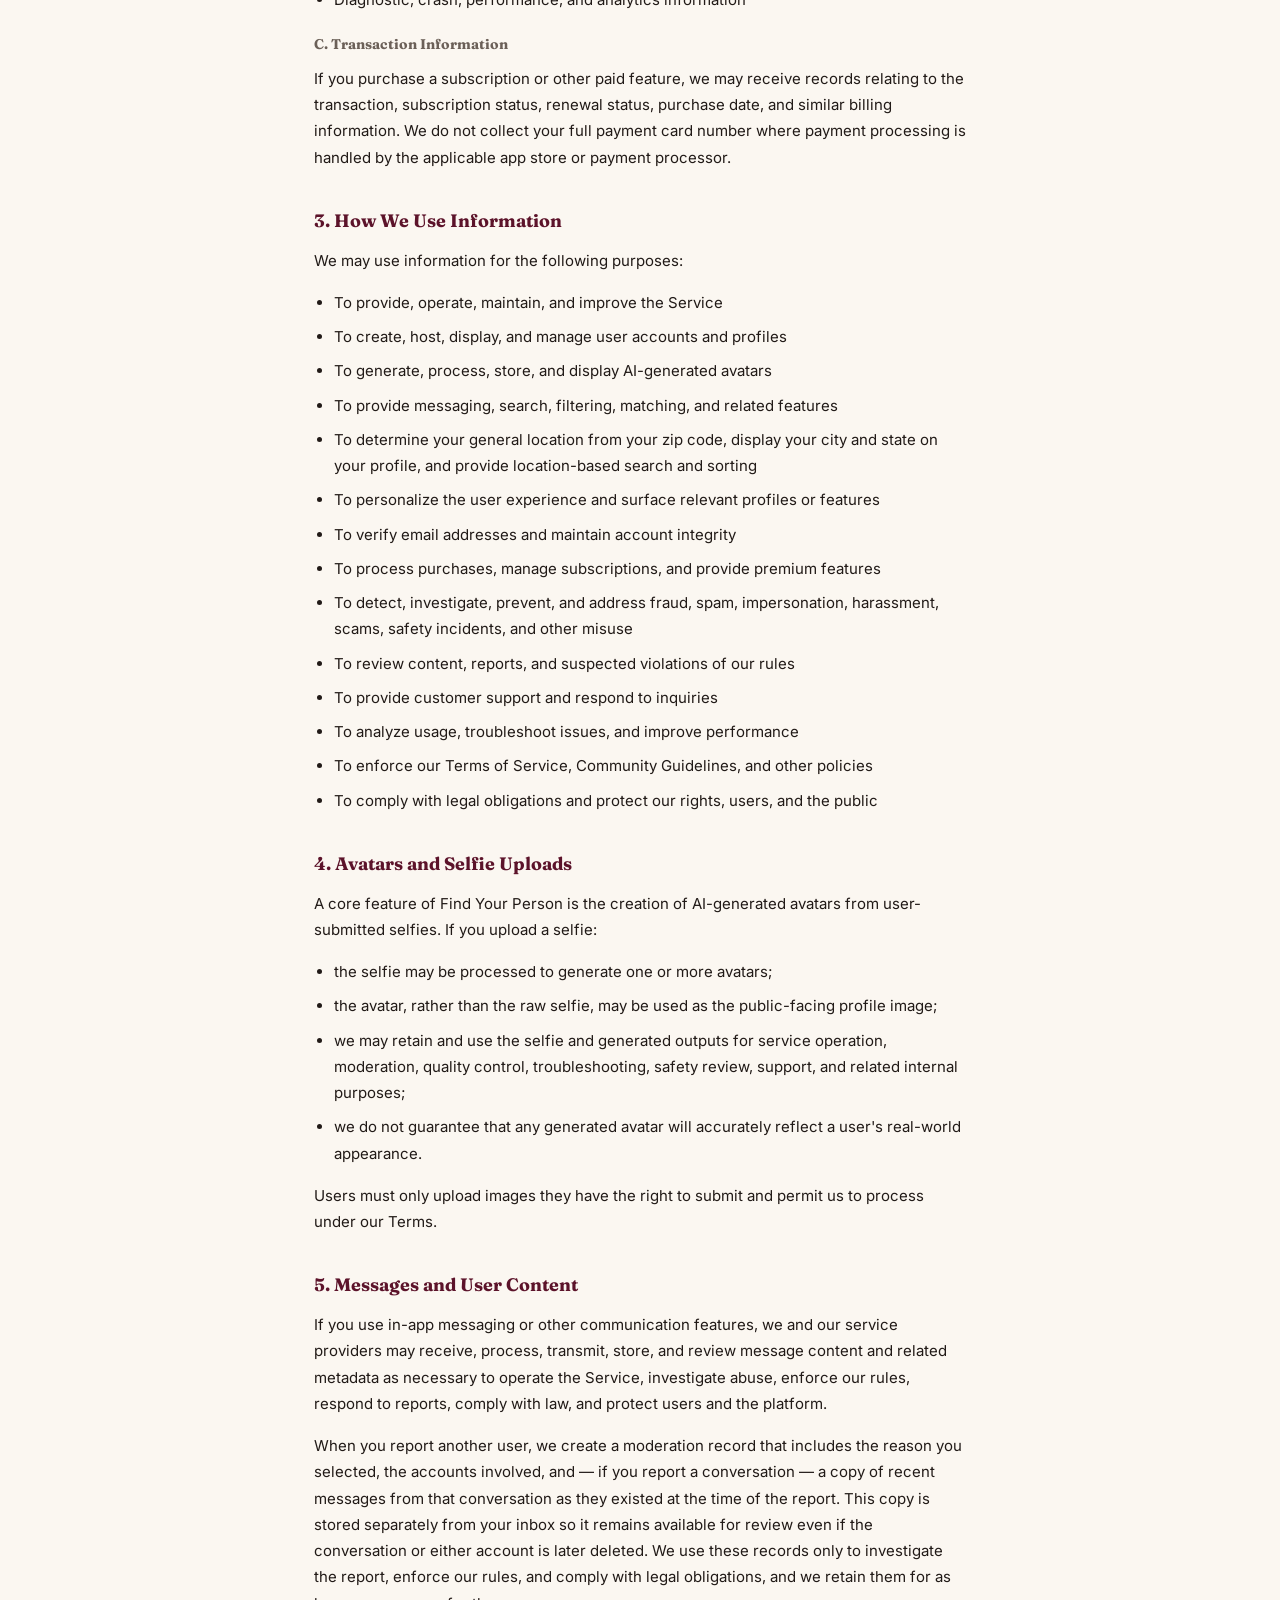
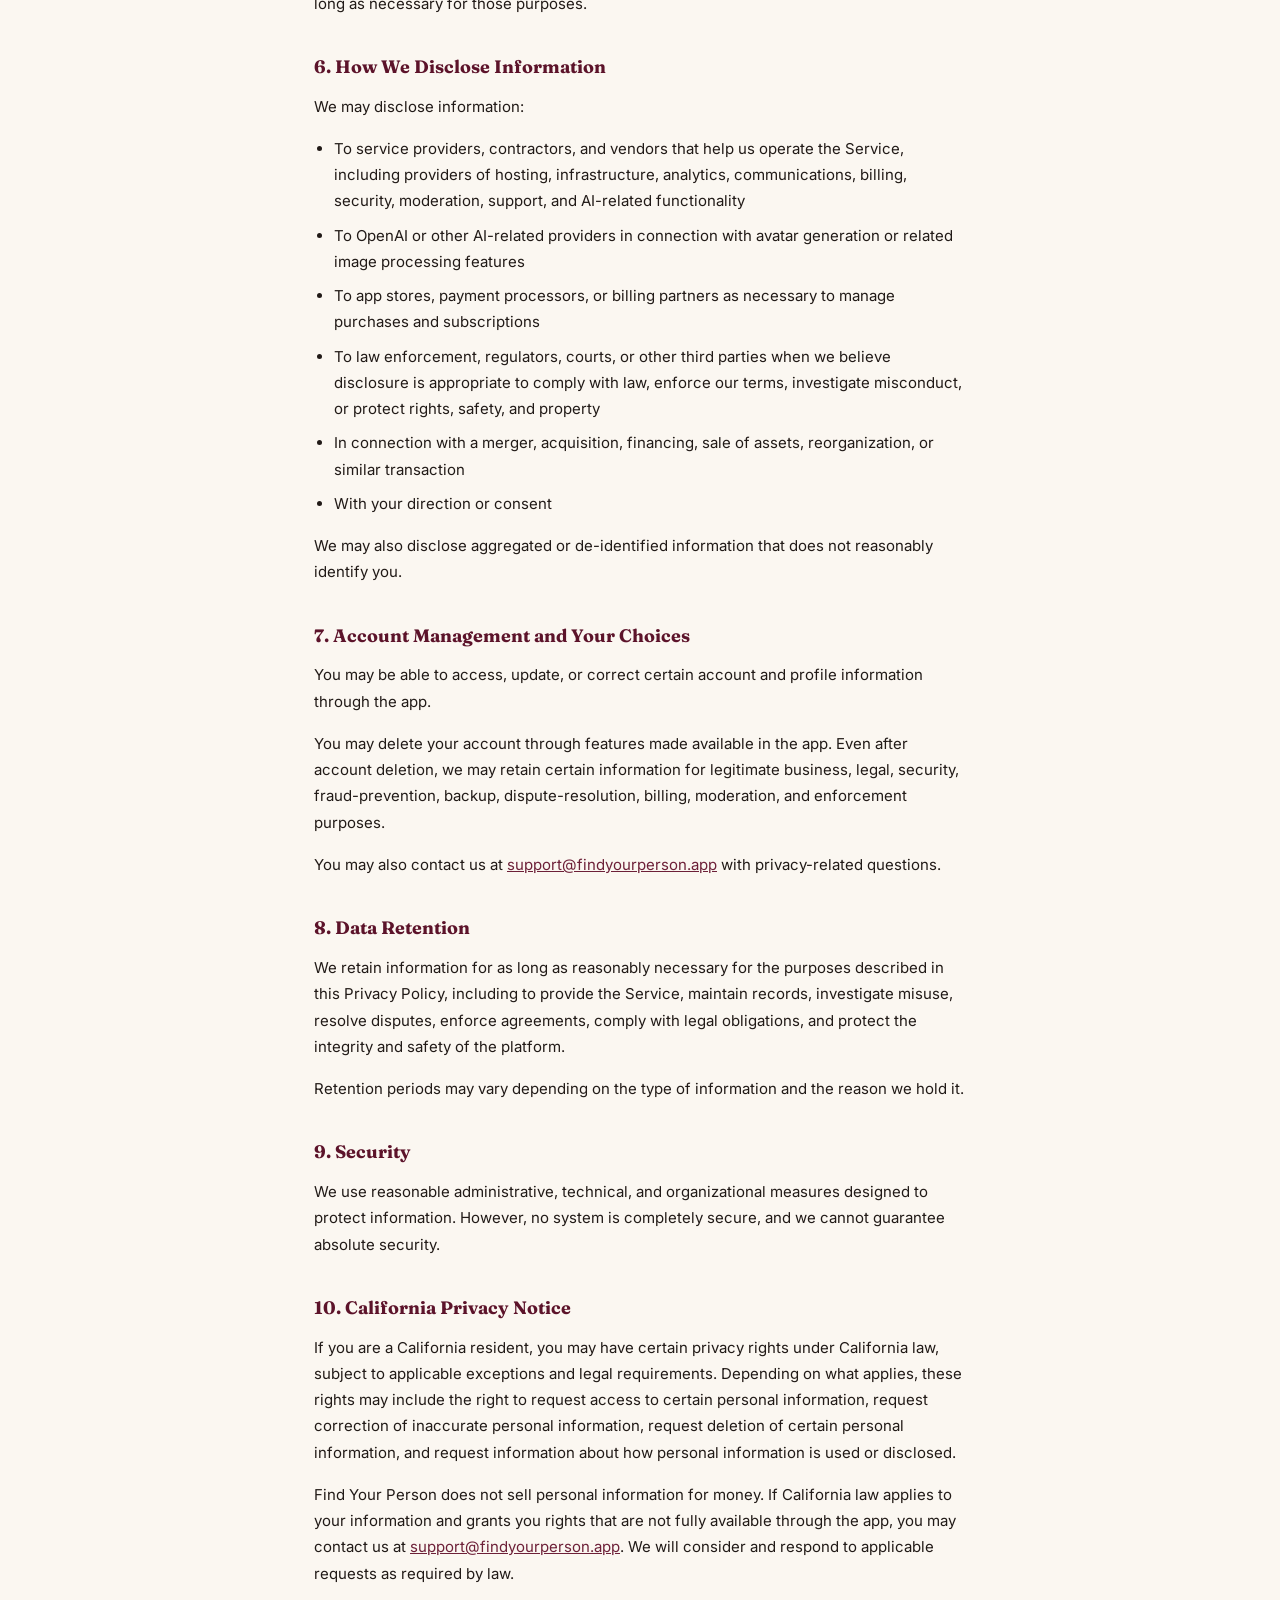
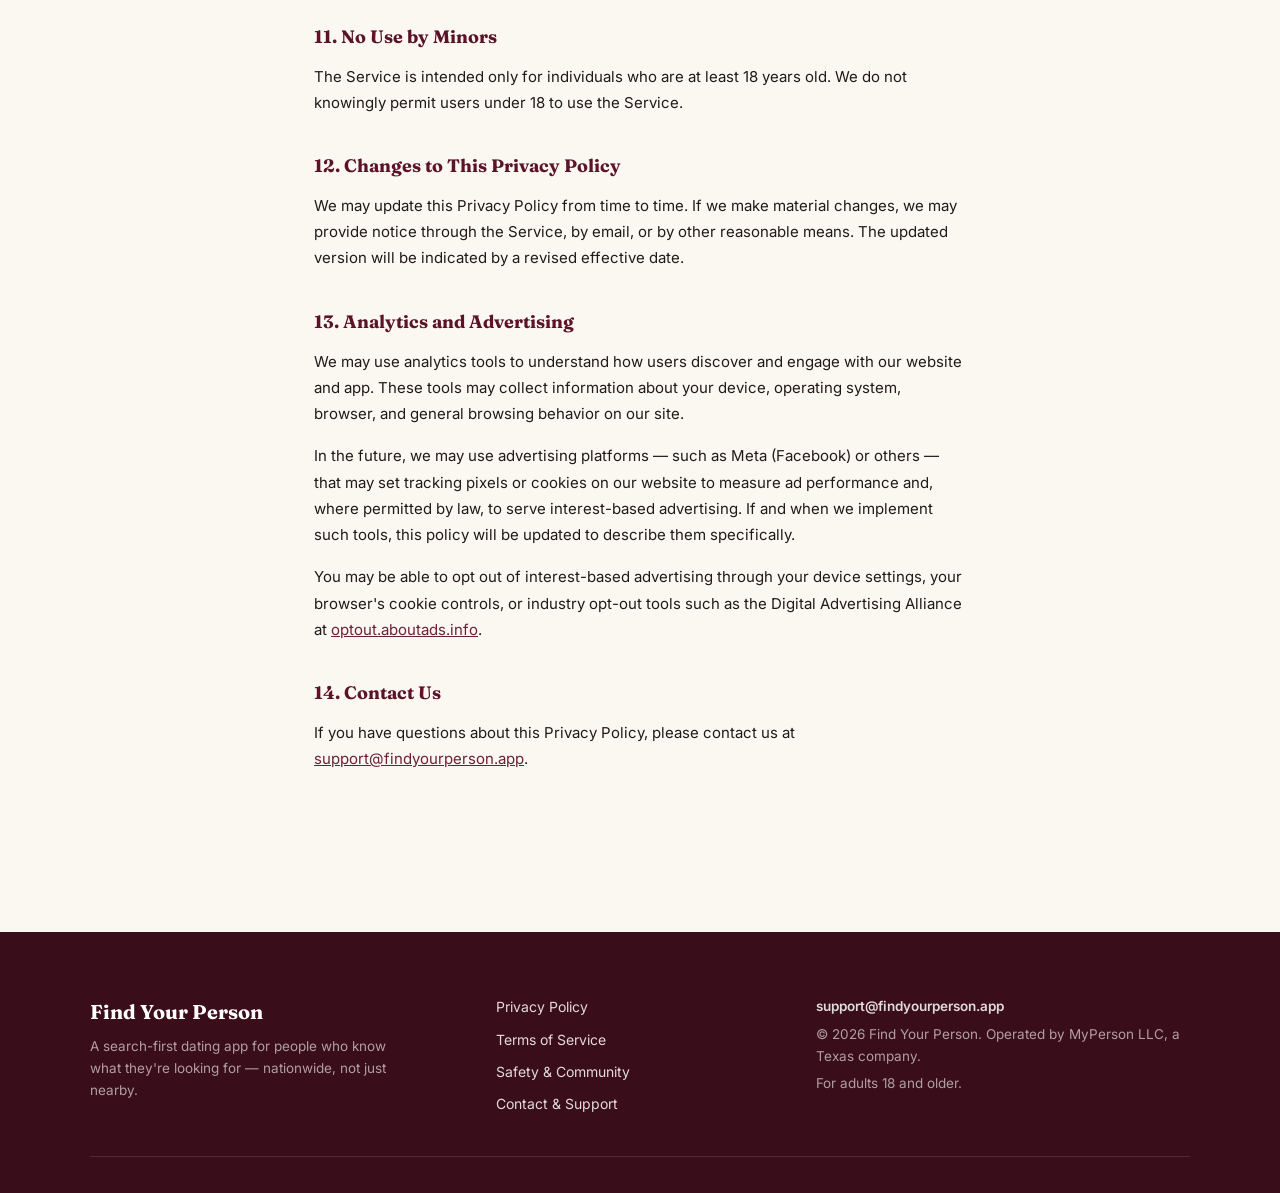
<file: privacy.html>
<!DOCTYPE html>
<html lang="en">
<head>
  <meta charset="UTF-8" />
  <meta name="viewport" content="width=device-width, initial-scale=1.0" />
  <title>Privacy Policy — Find Your Person</title>
  <meta name="description" content="Privacy Policy for Find Your Person, operated by MyPerson LLC." />

  <link rel="icon" type="image/svg+xml" href="favicon.svg" />
  <link rel="icon" type="image/png" sizes="32x32" href="favicon-32.png" />
  <link rel="icon" type="image/png" sizes="16x16" href="favicon-16.png" />
  <link rel="apple-touch-icon" sizes="180x180" href="apple-touch-icon.png" />

  <link rel="preconnect" href="https://fonts.googleapis.com" />
  <link rel="preconnect" href="https://fonts.gstatic.com" crossorigin />
  <link href="https://fonts.googleapis.com/css2?family=Fraunces:opsz,wght@9..144,600;9..144,700&family=Inter:wght@400;500;600;700&display=swap" rel="stylesheet" />

  <link rel="stylesheet" href="styles.css" />
</head>
<body>

  <nav class="legal-header">
    <a class="nav-brand" href="index.html">
      <img class="nav-icon" src="fp-seal.svg" alt="" width="27" height="34" />
      <span class="nav-brand-text">
        <span class="wordmark">Find Your Person</span>
        <span class="tagline">Someone Worth Moving For</span>
      </span>
    </a>
  </nav>

  <div class="legal-page">
    <h1>Privacy Policy</h1>
    <span class="effective">Effective Date: August 6, 2026</span>

    <p>
      MyPerson LLC ("Find Your Person," "we," "us," or "our") operates the Find Your Person mobile application
      and related services (the "Service"). This Privacy Policy explains how we collect, use,
      disclose, and otherwise handle information when you use the Service.
    </p>
    <p>
      By creating an account, accessing, or using the Service, you acknowledge the practices
      described in this Privacy Policy.
    </p>

    <h2>1. Scope</h2>
    <p>
      This Privacy Policy applies to information we collect through the Service, including
      when you create an account, build a profile, upload content, generate an avatar,
      communicate with other users, make purchases, contact support, or otherwise interact
      with us.
    </p>
    <p>
      The Service is intended for users located in the United States and is not directed to
      children under 18.
    </p>

    <h2>2. Information We Collect</h2>
    <p>We may collect and process the following categories of information:</p>

    <h3>A. Information You Provide</h3>
    <ul>
      <li>First name</li>
      <li>Email address</li>
      <li>Date of birth and age confirmation</li>
      <li>Zip code, which we use to determine the general area shown on your profile, to power location-based sorting and filtering in search, and to confirm you are located in the United States. Your zip code itself is never shown to other users, and you can reduce what is displayed to state level in Settings.</li>
      <li>Profile information, prompts, preferences, and other written content you choose to provide</li>
      <li>Lifestyle, relationship, and compatibility preferences you choose to provide</li>
      <li>Sexual orientation, which is optional</li>
      <li>Private selfie uploads used for avatar generation and related internal purposes</li>
      <li>AI-generated avatars</li>
      <li>In-app messages and communications</li>
      <li>Reports, blocks, moderation submissions, and safety-related information</li>
      <li>Communications you send to customer support</li>
    </ul>
    <p>
      Providing your sexual orientation is optional. If you provide it, it appears on your
      public profile, including to visitors who are not signed in. If you leave it blank,
      nothing is displayed and no value is assumed. We do not use it to determine search
      eligibility or matching.
    </p>

    <h3>B. Information Collected Automatically</h3>
    <ul>
      <li>Device information</li>
      <li>App usage data</li>
      <li>Log data</li>
      <li>IP address</li>
      <li>Approximate location derived from IP or device/network information</li>
      <li>Diagnostic, crash, performance, and analytics information</li>
    </ul>

    <h3>C. Transaction Information</h3>
    <p>
      If you purchase a subscription or other paid feature, we may receive records relating
      to the transaction, subscription status, renewal status, purchase date, and similar
      billing information. We do not collect your full payment card number where payment
      processing is handled by the applicable app store or payment processor.
    </p>

    <h2>3. How We Use Information</h2>
    <p>We may use information for the following purposes:</p>
    <ul>
      <li>To provide, operate, maintain, and improve the Service</li>
      <li>To create, host, display, and manage user accounts and profiles</li>
      <li>To generate, process, store, and display AI-generated avatars</li>
      <li>To provide messaging, search, filtering, matching, and related features</li>
      <li>To determine your general location from your zip code, display your city and state on your profile, and provide location-based search and sorting</li>
      <li>To personalize the user experience and surface relevant profiles or features</li>
      <li>To verify email addresses and maintain account integrity</li>
      <li>To process purchases, manage subscriptions, and provide premium features</li>
      <li>To detect, investigate, prevent, and address fraud, spam, impersonation, harassment, scams, safety incidents, and other misuse</li>
      <li>To review content, reports, and suspected violations of our rules</li>
      <li>To provide customer support and respond to inquiries</li>
      <li>To analyze usage, troubleshoot issues, and improve performance</li>
      <li>To enforce our Terms of Service, Community Guidelines, and other policies</li>
      <li>To comply with legal obligations and protect our rights, users, and the public</li>
    </ul>

    <h2>4. Avatars and Selfie Uploads</h2>
    <p>A core feature of Find Your Person is the creation of AI-generated avatars from user-submitted selfies. If you upload a selfie:</p>
    <ul>
      <li>the selfie may be processed to generate one or more avatars;</li>
      <li>the avatar, rather than the raw selfie, may be used as the public-facing profile image;</li>
      <li>we may retain and use the selfie and generated outputs for service operation, moderation, quality control, troubleshooting, safety review, support, and related internal purposes;</li>
      <li>we do not guarantee that any generated avatar will accurately reflect a user's real-world appearance.</li>
    </ul>
    <p>
      Users must only upload images they have the right to submit and permit us to process
      under our Terms.
    </p>

    <h2>5. Messages and User Content</h2>
    <p>
      If you use in-app messaging or other communication features, we and our service
      providers may receive, process, transmit, store, and review message content and related
      metadata as necessary to operate the Service, investigate abuse, enforce our rules,
      respond to reports, comply with law, and protect users and the platform.
    </p>
    <p>
      When you report another user, we create a moderation record that includes the reason
      you selected, the accounts involved, and &mdash; if you report a conversation &mdash; a copy of
      recent messages from that conversation as they existed at the time of the report. This
      copy is stored separately from your inbox so it remains available for review even if
      the conversation or either account is later deleted. We use these records only to
      investigate the report, enforce our rules, and comply with legal obligations, and we
      retain them for as long as necessary for those purposes.
    </p>

    <h2>6. How We Disclose Information</h2>
    <p>We may disclose information:</p>
    <ul>
      <li>To service providers, contractors, and vendors that help us operate the Service, including providers of hosting, infrastructure, analytics, communications, billing, security, moderation, support, and AI-related functionality</li>
      <li>To OpenAI or other AI-related providers in connection with avatar generation or related image processing features</li>
      <li>To app stores, payment processors, or billing partners as necessary to manage purchases and subscriptions</li>
      <li>To law enforcement, regulators, courts, or other third parties when we believe disclosure is appropriate to comply with law, enforce our terms, investigate misconduct, or protect rights, safety, and property</li>
      <li>In connection with a merger, acquisition, financing, sale of assets, reorganization, or similar transaction</li>
      <li>With your direction or consent</li>
    </ul>
    <p>
      We may also disclose aggregated or de-identified information that does not reasonably
      identify you.
    </p>

    <h2>7. Account Management and Your Choices</h2>
    <p>
      You may be able to access, update, or correct certain account and profile information
      through the app.
    </p>
    <p>
      You may delete your account through features made available in the app. Even after
      account deletion, we may retain certain information for legitimate business, legal,
      security, fraud-prevention, backup, dispute-resolution, billing, moderation, and
      enforcement purposes.
    </p>
    <p>
      You may also contact us at <a href="mailto:support@findyourperson.app">support@findyourperson.app</a> with privacy-related questions.
    </p>

    <h2>8. Data Retention</h2>
    <p>
      We retain information for as long as reasonably necessary for the purposes described
      in this Privacy Policy, including to provide the Service, maintain records, investigate
      misuse, resolve disputes, enforce agreements, comply with legal obligations, and protect
      the integrity and safety of the platform.
    </p>
    <p>
      Retention periods may vary depending on the type of information and the reason we hold it.
    </p>

    <h2>9. Security</h2>
    <p>
      We use reasonable administrative, technical, and organizational measures designed to
      protect information. However, no system is completely secure, and we cannot guarantee
      absolute security.
    </p>

    <h2>10. California Privacy Notice</h2>
    <p>
      If you are a California resident, you may have certain privacy rights under California
      law, subject to applicable exceptions and legal requirements. Depending on what applies,
      these rights may include the right to request access to certain personal information,
      request correction of inaccurate personal information, request deletion of certain
      personal information, and request information about how personal information is used
      or disclosed.
    </p>
    <p>
      Find Your Person does not sell personal information for money. If California law applies to
      your information and grants you rights that are not fully available through the app,
      you may contact us at <a href="mailto:support@findyourperson.app">support@findyourperson.app</a>. We will consider and respond to
      applicable requests as required by law.
    </p>

    <h2>11. No Use by Minors</h2>
    <p>
      The Service is intended only for individuals who are at least 18 years old. We do not
      knowingly permit users under 18 to use the Service.
    </p>

    <h2>12. Changes to This Privacy Policy</h2>
    <p>
      We may update this Privacy Policy from time to time. If we make material changes, we
      may provide notice through the Service, by email, or by other reasonable means. The
      updated version will be indicated by a revised effective date.
    </p>

    <h2>13. Analytics and Advertising</h2>
    <p>
      We may use analytics tools to understand how users discover and engage with our website
      and app. These tools may collect information about your device, operating system, browser,
      and general browsing behavior on our site.
    </p>
    <p>
      In the future, we may use advertising platforms — such as Meta (Facebook) or others —
      that may set tracking pixels or cookies on our website to measure ad performance and,
      where permitted by law, to serve interest-based advertising. If and when we implement
      such tools, this policy will be updated to describe them specifically.
    </p>
    <p>
      You may be able to opt out of interest-based advertising through your device settings,
      your browser's cookie controls, or industry opt-out tools such as the
      Digital Advertising Alliance at <a href="https://optout.aboutads.info" target="_blank" rel="noopener">optout.aboutads.info</a>.
    </p>

    <h2>14. Contact Us</h2>
    <p>
      If you have questions about this Privacy Policy, please contact us at
      <a href="mailto:support@findyourperson.app">support@findyourperson.app</a>.
    </p>
  </div>

  <footer>
    <div class="footer-grid">
      <div class="footer-brand">
        <span class="wordmark">Find Your Person</span>
        <p>A search-first dating app for people who know what they're looking for — nationwide, not just nearby.</p>
      </div>
      <div class="footer-links-col">
        <a href="privacy.html">Privacy Policy</a>
        <a href="terms.html">Terms of Service</a>
        <a href="safety.html">Safety &amp; Community</a>
        <a href="contact.html">Contact &amp; Support</a>
      </div>
      <div class="footer-contact-col">
        <a href="mailto:support@findyourperson.app">support@findyourperson.app</a>
        <span>&copy; <span id="year"></span> Find Your Person. Operated by MyPerson LLC, a Texas company.</span>
        <span>For adults 18 and older.</span>
      </div>
    </div>
  </footer>

  <script src="script.js"></script>
</body>
</html>
</file>
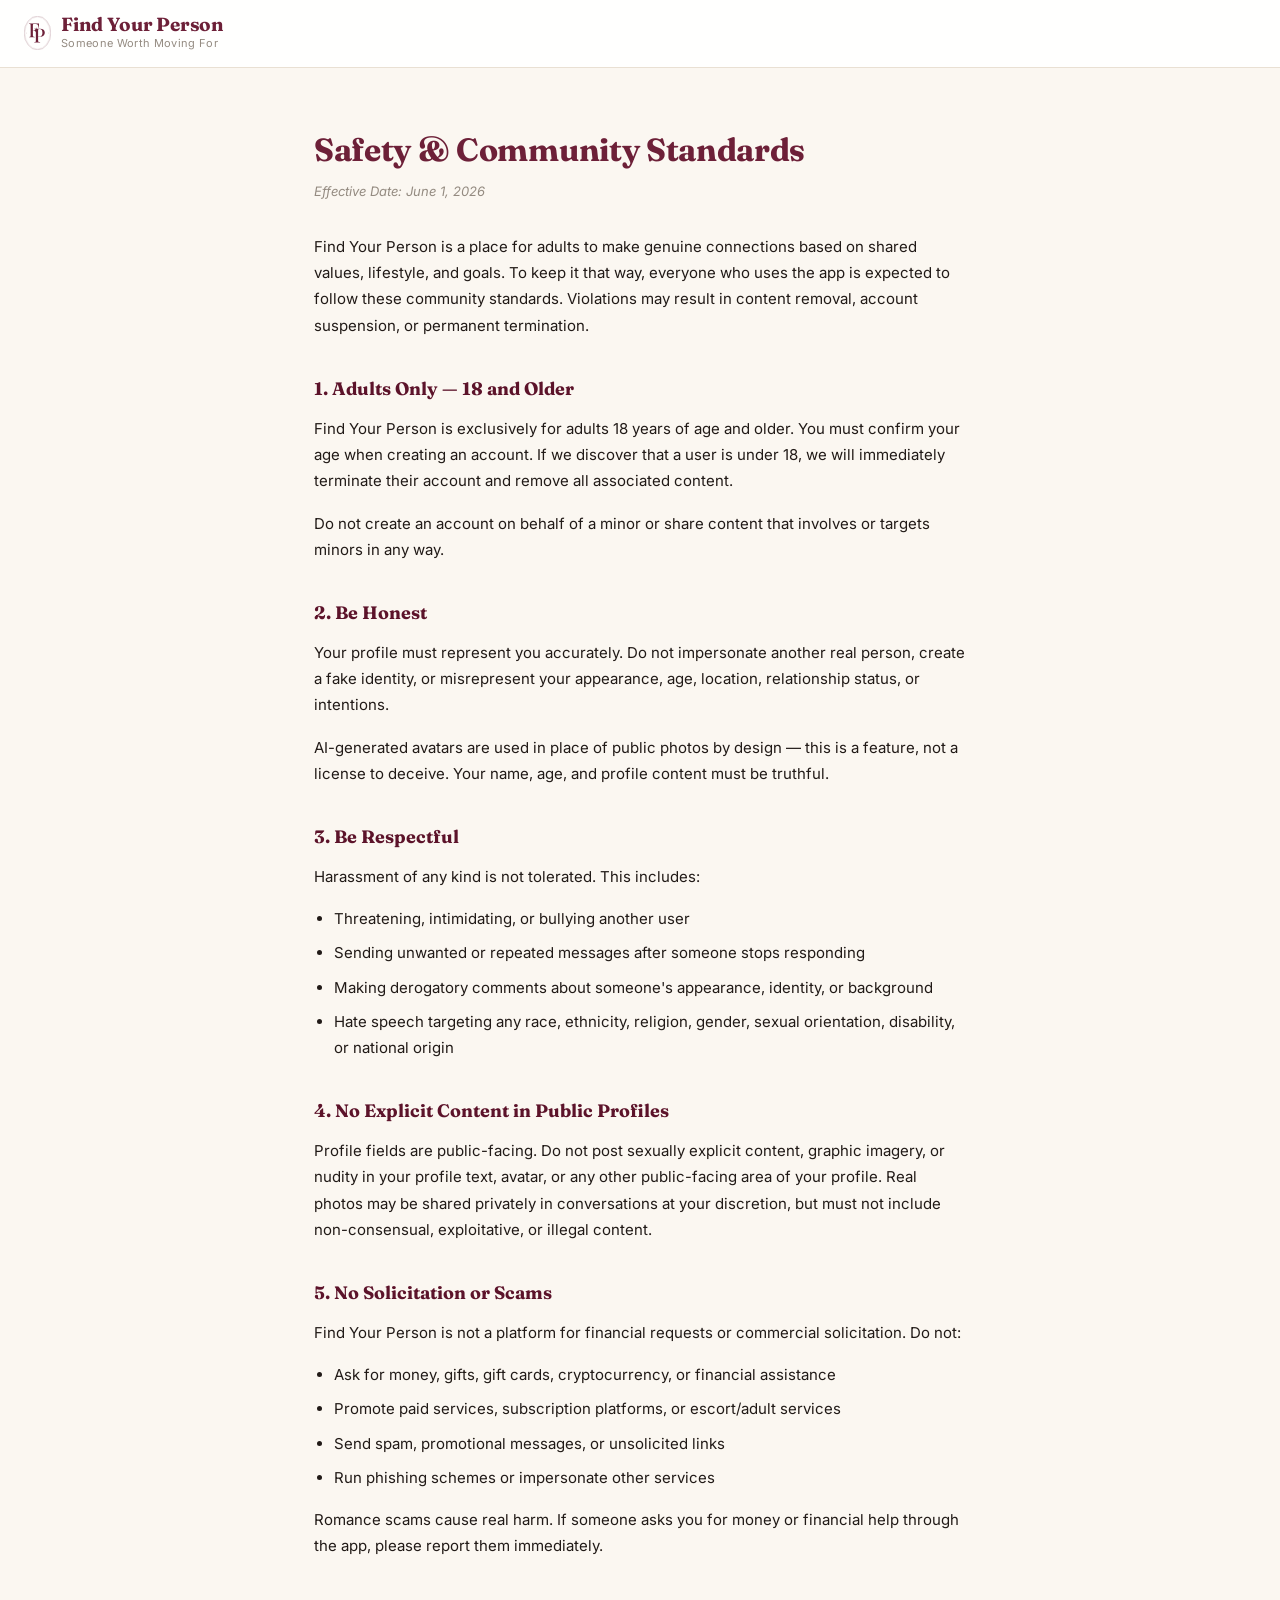
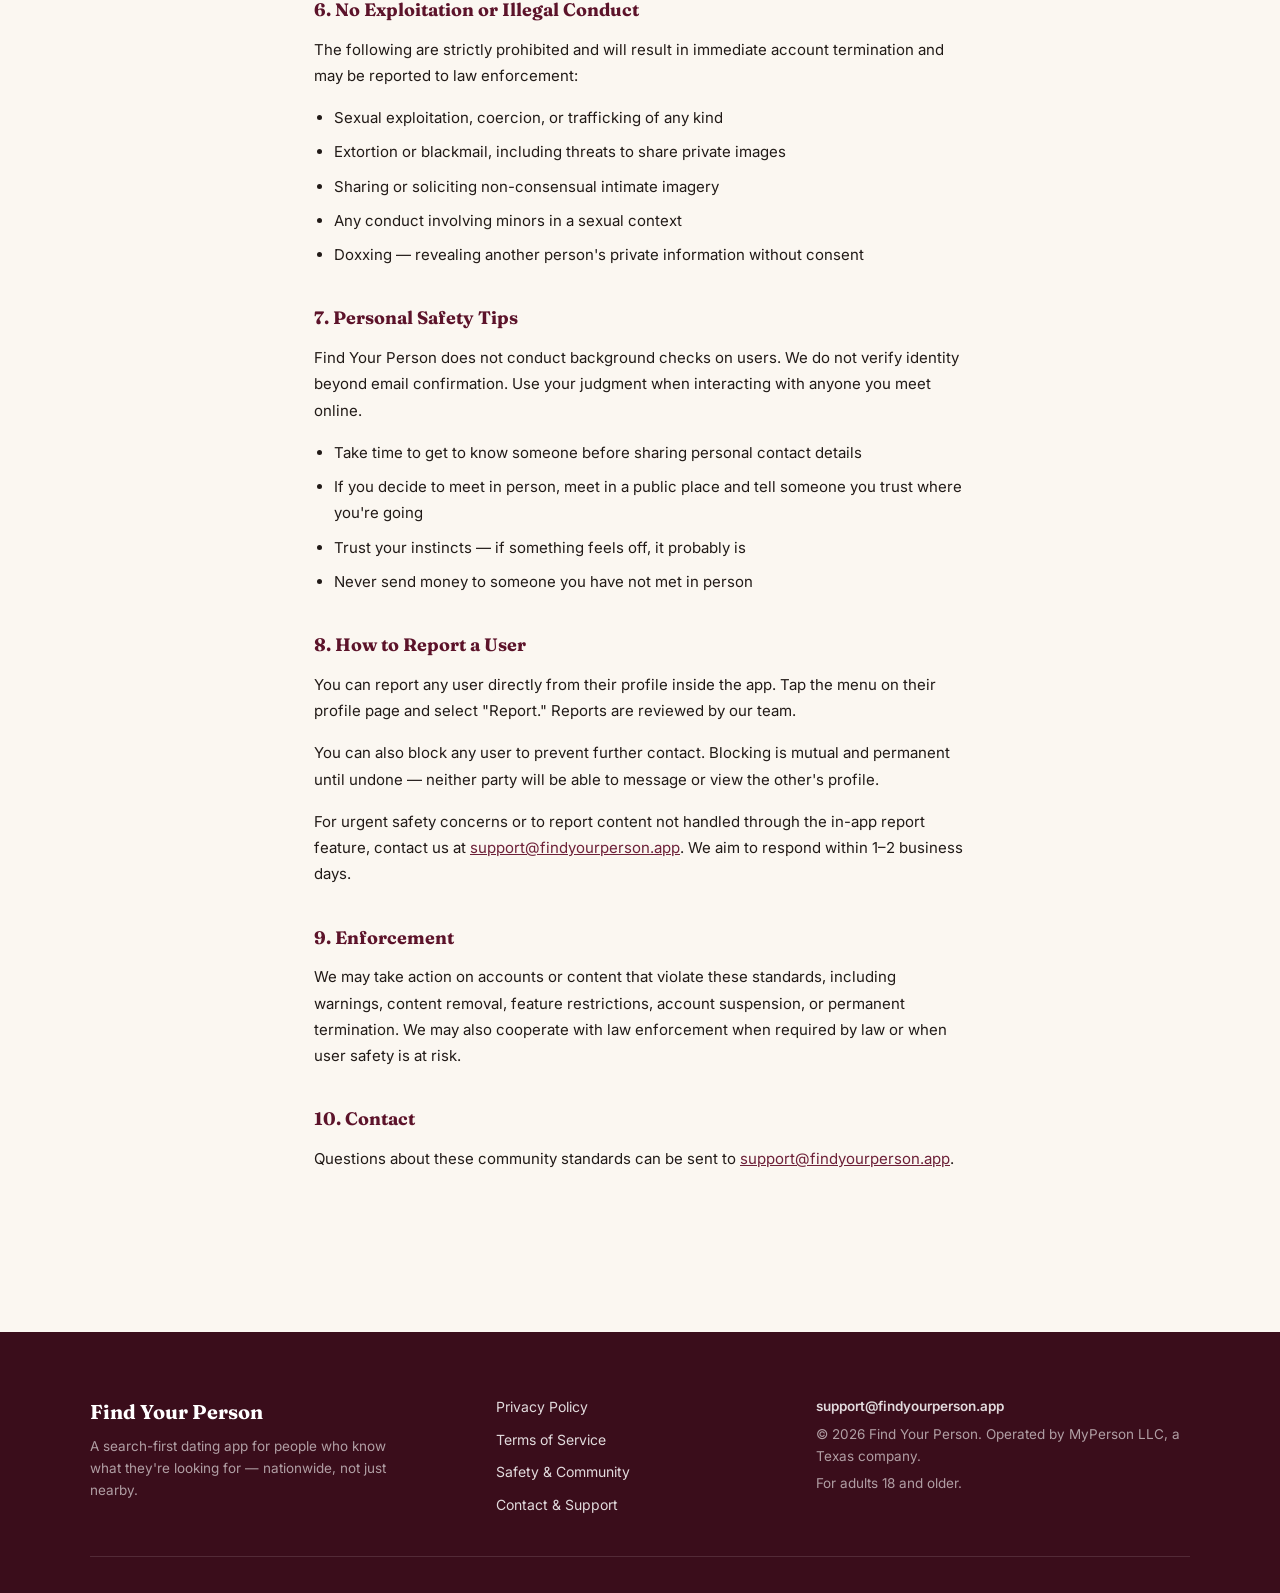
<file: safety.html>
<!DOCTYPE html>
<html lang="en">
<head>
  <meta charset="UTF-8" />
  <meta name="viewport" content="width=device-width, initial-scale=1.0" />
  <title>Safety &amp; Community Standards — Find Your Person</title>
  <meta name="description" content="Community standards and safety guidelines for Find Your Person. For adults 18 and older." />

  <link rel="icon" type="image/svg+xml" href="favicon.svg" />
  <link rel="icon" type="image/png" sizes="32x32" href="favicon-32.png" />
  <link rel="icon" type="image/png" sizes="16x16" href="favicon-16.png" />
  <link rel="apple-touch-icon" sizes="180x180" href="apple-touch-icon.png" />

  <link rel="preconnect" href="https://fonts.googleapis.com" />
  <link rel="preconnect" href="https://fonts.gstatic.com" crossorigin />
  <link href="https://fonts.googleapis.com/css2?family=Fraunces:opsz,wght@9..144,600;9..144,700&family=Inter:wght@400;500;600;700&display=swap" rel="stylesheet" />

  <link rel="stylesheet" href="styles.css" />
</head>
<body>

  <nav class="legal-header">
    <a class="nav-brand" href="index.html">
      <img class="nav-icon" src="fp-seal.svg" alt="" width="27" height="34" />
      <span class="nav-brand-text">
        <span class="wordmark">Find Your Person</span>
        <span class="tagline">Someone Worth Moving For</span>
      </span>
    </a>
  </nav>

  <div class="legal-page">
    <h1>Safety &amp; Community Standards</h1>
    <span class="effective">Effective Date: June 1, 2026</span>

    <p>
      Find Your Person is a place for adults to make genuine connections based on shared values,
      lifestyle, and goals. To keep it that way, everyone who uses the app is expected to follow
      these community standards. Violations may result in content removal, account suspension,
      or permanent termination.
    </p>

    <h2>1. Adults Only — 18 and Older</h2>
    <p>
      Find Your Person is exclusively for adults 18 years of age and older. You must confirm
      your age when creating an account. If we discover that a user is under 18, we will
      immediately terminate their account and remove all associated content.
    </p>
    <p>
      Do not create an account on behalf of a minor or share content that involves or targets minors in any way.
    </p>

    <h2>2. Be Honest</h2>
    <p>
      Your profile must represent you accurately. Do not impersonate another real person,
      create a fake identity, or misrepresent your appearance, age, location, relationship
      status, or intentions.
    </p>
    <p>
      AI-generated avatars are used in place of public photos by design — this is a feature,
      not a license to deceive. Your name, age, and profile content must be truthful.
    </p>

    <h2>3. Be Respectful</h2>
    <p>Harassment of any kind is not tolerated. This includes:</p>
    <ul>
      <li>Threatening, intimidating, or bullying another user</li>
      <li>Sending unwanted or repeated messages after someone stops responding</li>
      <li>Making derogatory comments about someone's appearance, identity, or background</li>
      <li>Hate speech targeting any race, ethnicity, religion, gender, sexual orientation, disability, or national origin</li>
    </ul>

    <h2>4. No Explicit Content in Public Profiles</h2>
    <p>
      Profile fields are public-facing. Do not post sexually explicit content, graphic imagery,
      or nudity in your profile text, avatar, or any other public-facing area of your profile.
      Real photos may be shared privately in conversations at your discretion, but must not
      include non-consensual, exploitative, or illegal content.
    </p>

    <h2>5. No Solicitation or Scams</h2>
    <p>Find Your Person is not a platform for financial requests or commercial solicitation. Do not:</p>
    <ul>
      <li>Ask for money, gifts, gift cards, cryptocurrency, or financial assistance</li>
      <li>Promote paid services, subscription platforms, or escort/adult services</li>
      <li>Send spam, promotional messages, or unsolicited links</li>
      <li>Run phishing schemes or impersonate other services</li>
    </ul>
    <p>
      Romance scams cause real harm. If someone asks you for money or financial help through
      the app, please report them immediately.
    </p>

    <h2>6. No Exploitation or Illegal Conduct</h2>
    <p>The following are strictly prohibited and will result in immediate account termination and may be reported to law enforcement:</p>
    <ul>
      <li>Sexual exploitation, coercion, or trafficking of any kind</li>
      <li>Extortion or blackmail, including threats to share private images</li>
      <li>Sharing or soliciting non-consensual intimate imagery</li>
      <li>Any conduct involving minors in a sexual context</li>
      <li>Doxxing — revealing another person's private information without consent</li>
    </ul>

    <h2>7. Personal Safety Tips</h2>
    <p>
      Find Your Person does not conduct background checks on users. We do not verify identity
      beyond email confirmation. Use your judgment when interacting with anyone you meet online.
    </p>
    <ul>
      <li>Take time to get to know someone before sharing personal contact details</li>
      <li>If you decide to meet in person, meet in a public place and tell someone you trust where you're going</li>
      <li>Trust your instincts — if something feels off, it probably is</li>
      <li>Never send money to someone you have not met in person</li>
    </ul>

    <h2>8. How to Report a User</h2>
    <p>
      You can report any user directly from their profile inside the app. Tap the menu on their
      profile page and select "Report." Reports are reviewed by our team.
    </p>
    <p>
      You can also block any user to prevent further contact. Blocking is mutual and permanent
      until undone — neither party will be able to message or view the other's profile.
    </p>
    <p>
      For urgent safety concerns or to report content not handled through the in-app report
      feature, contact us at
      <a href="mailto:support@findyourperson.app">support@findyourperson.app</a>.
      We aim to respond within 1–2 business days.
    </p>

    <h2>9. Enforcement</h2>
    <p>
      We may take action on accounts or content that violate these standards, including
      warnings, content removal, feature restrictions, account suspension, or permanent
      termination. We may also cooperate with law enforcement when required by law or
      when user safety is at risk.
    </p>

    <h2>10. Contact</h2>
    <p>
      Questions about these community standards can be sent to
      <a href="mailto:support@findyourperson.app">support@findyourperson.app</a>.
    </p>
  </div>

  <footer>
    <div class="footer-grid">
      <div class="footer-brand">
        <span class="wordmark">Find Your Person</span>
        <p>A search-first dating app for people who know what they're looking for — nationwide, not just nearby.</p>
      </div>
      <div class="footer-links-col">
        <a href="privacy.html">Privacy Policy</a>
        <a href="terms.html">Terms of Service</a>
        <a href="safety.html">Safety &amp; Community</a>
        <a href="contact.html">Contact &amp; Support</a>
      </div>
      <div class="footer-contact-col">
        <a href="mailto:support@findyourperson.app">support@findyourperson.app</a>
        <span>&copy; <span id="year"></span> Find Your Person. Operated by MyPerson LLC, a Texas company.</span>
        <span>For adults 18 and older.</span>
      </div>
    </div>
  </footer>

  <script src="script.js"></script>
</body>
</html>
</file>
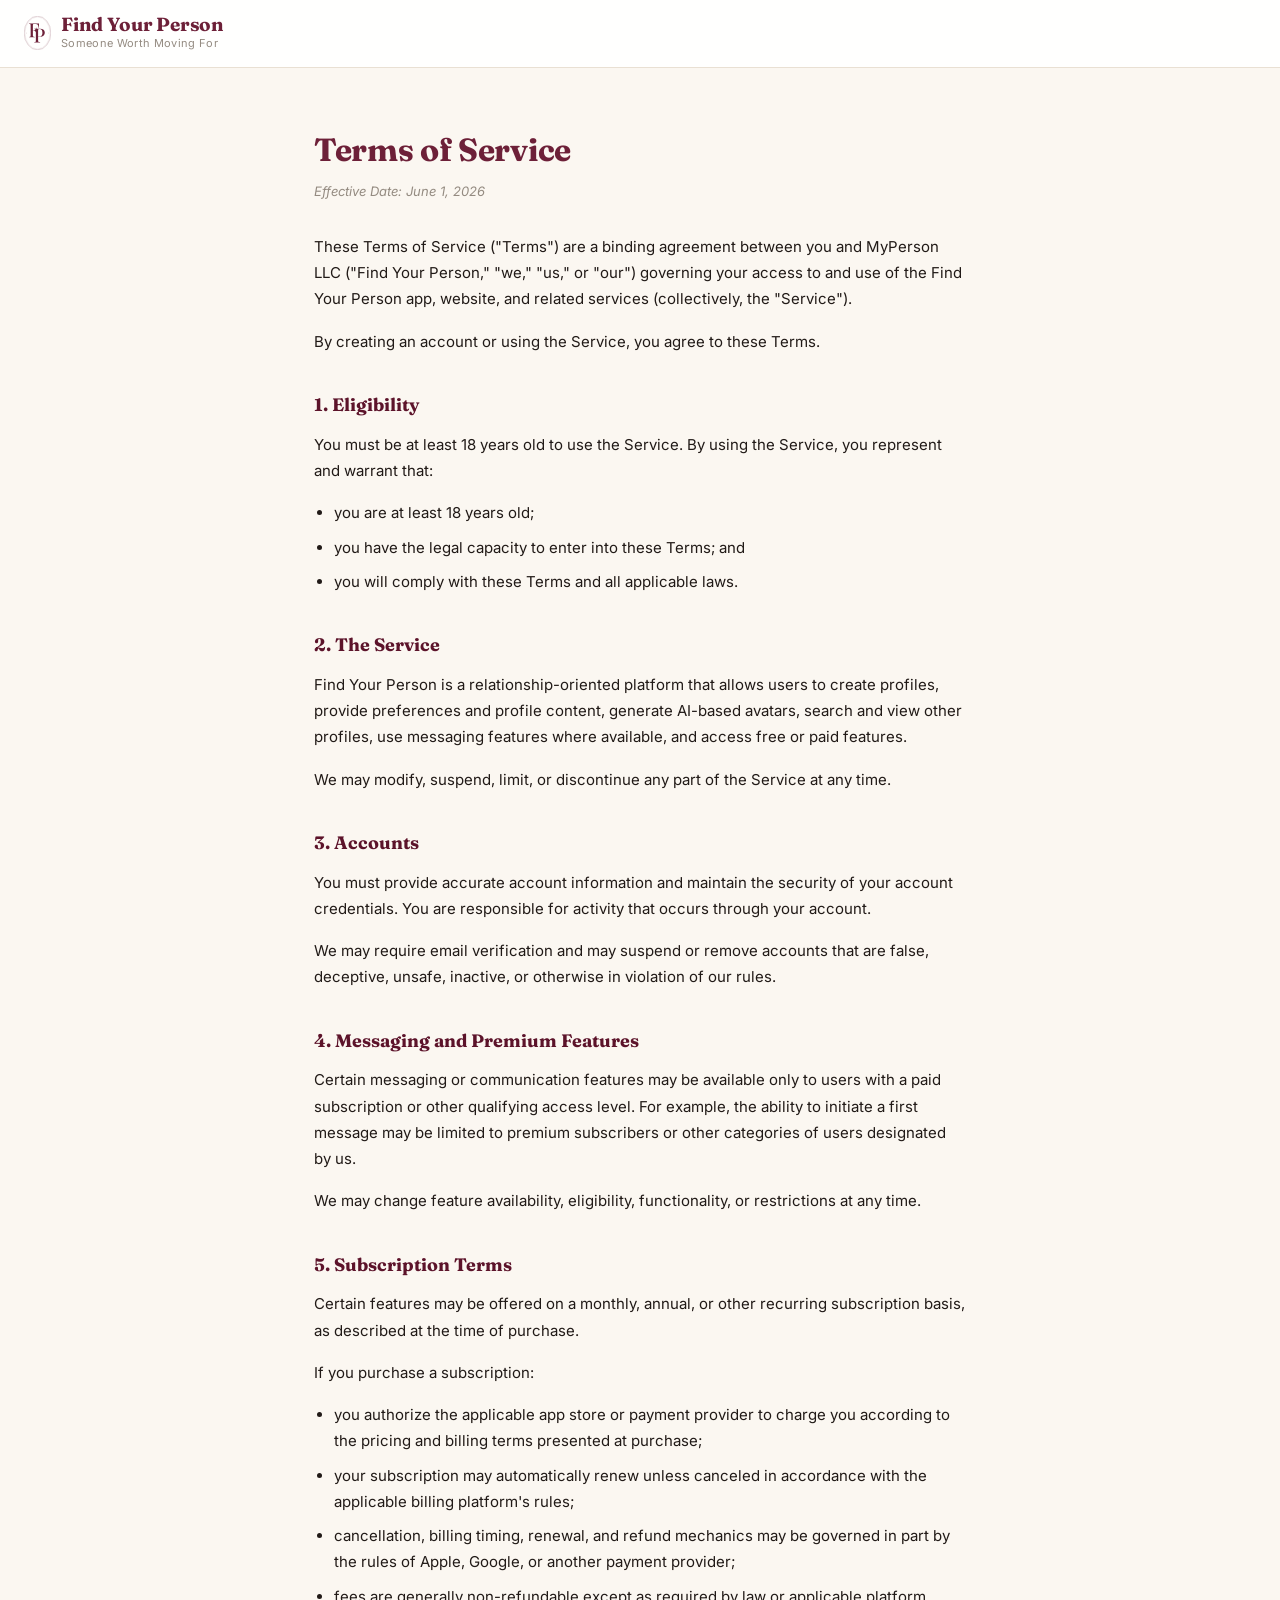
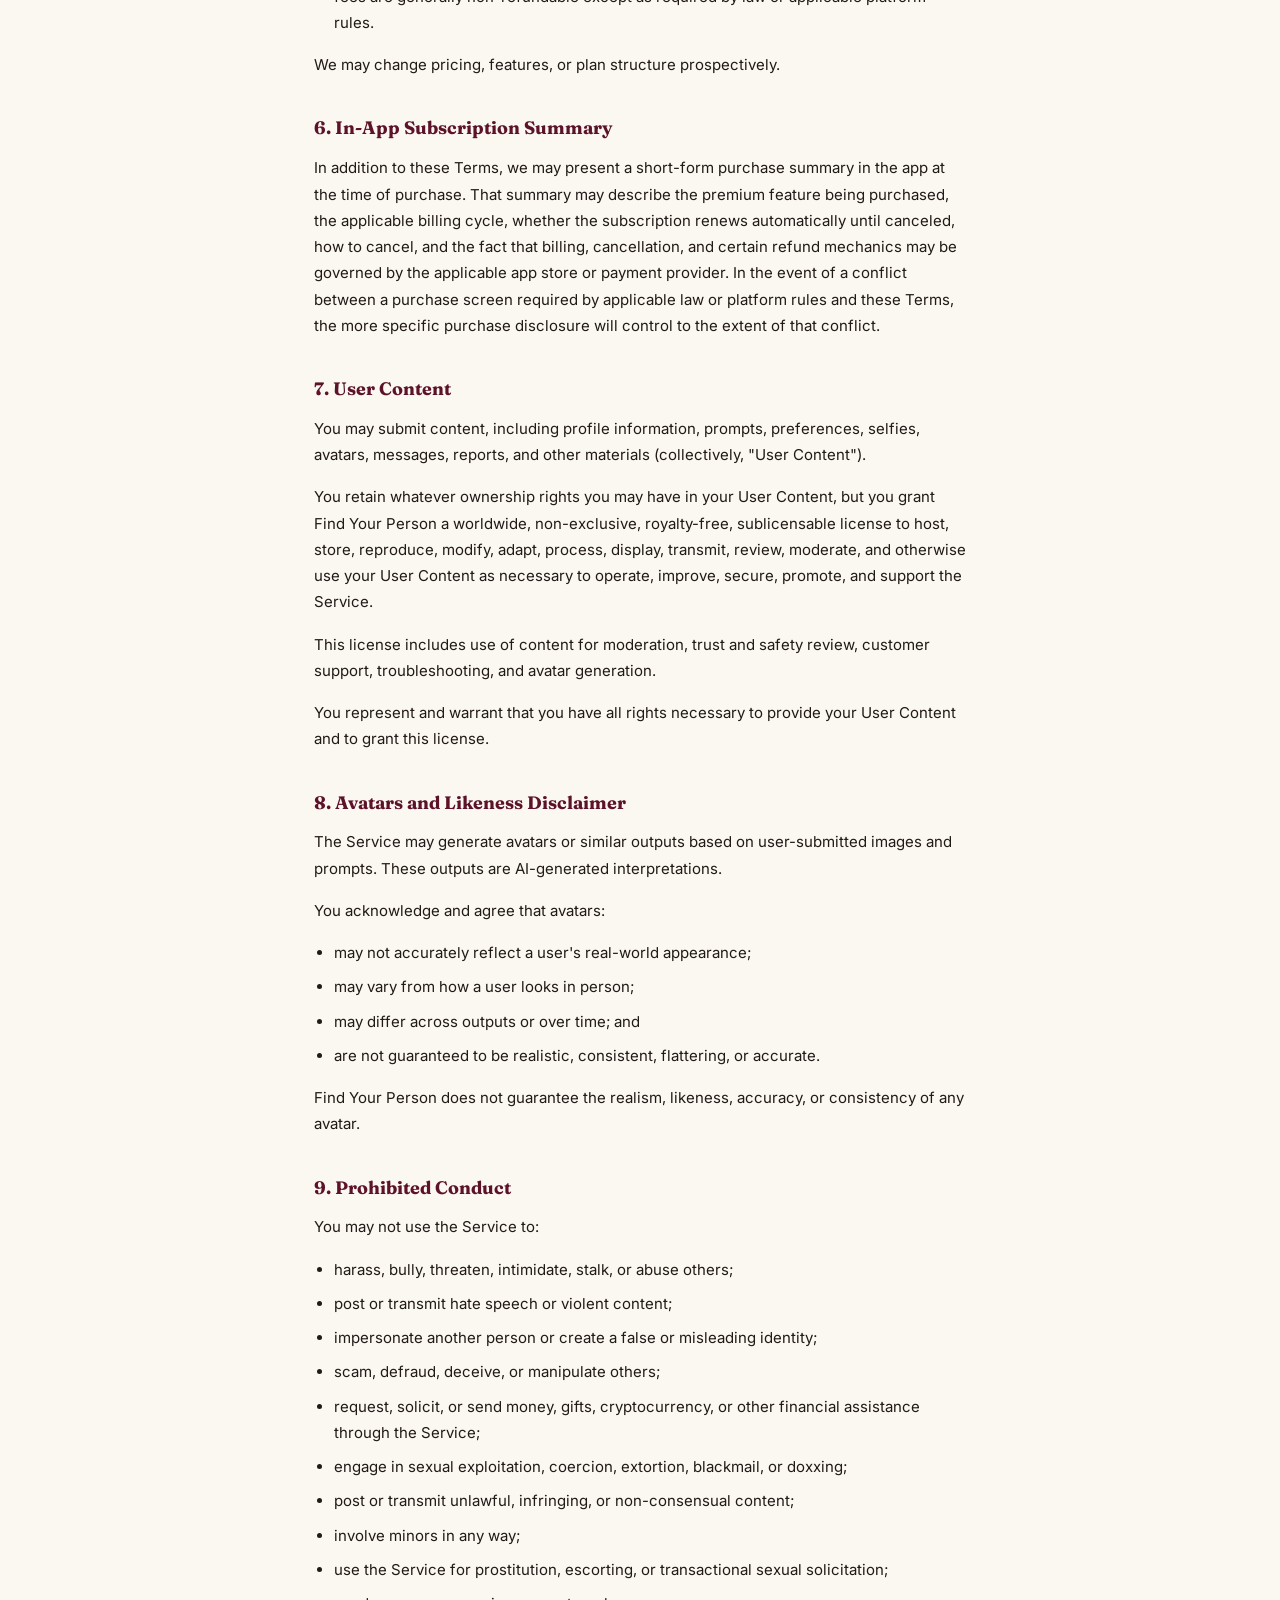
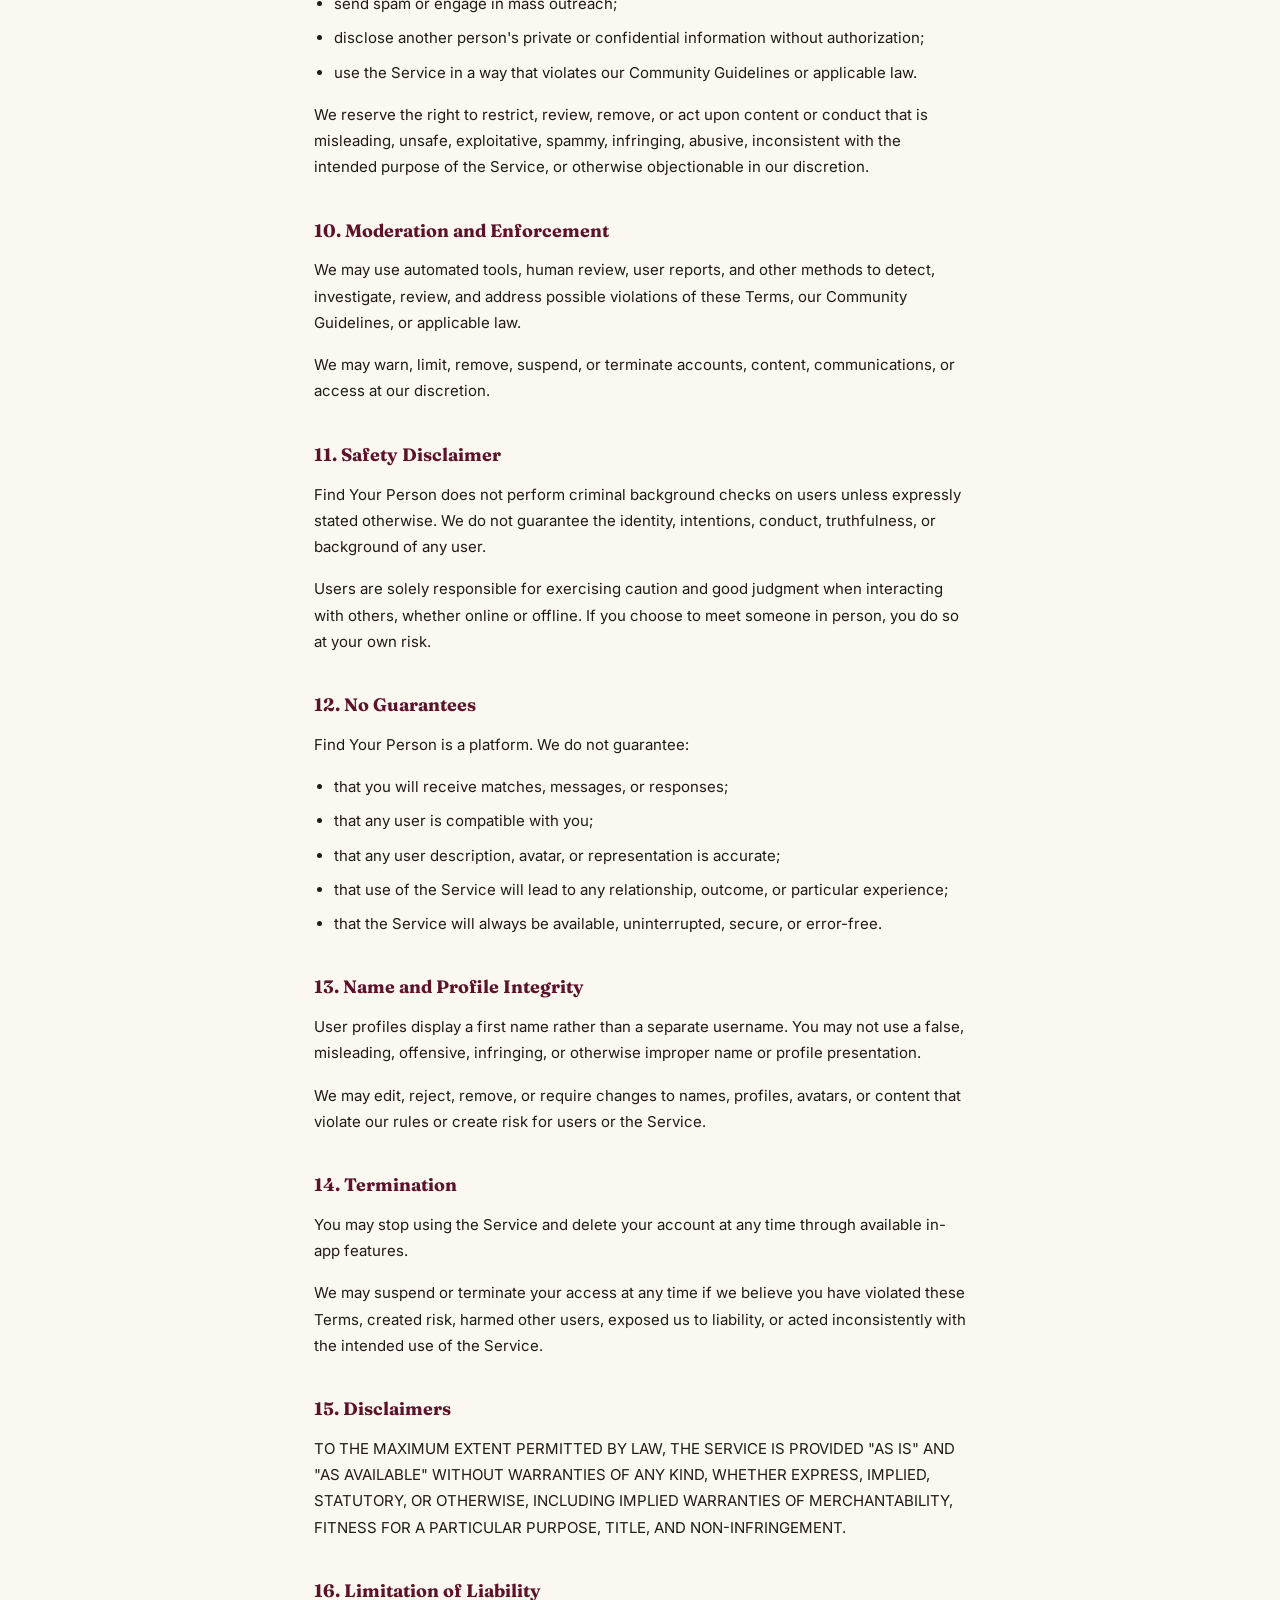
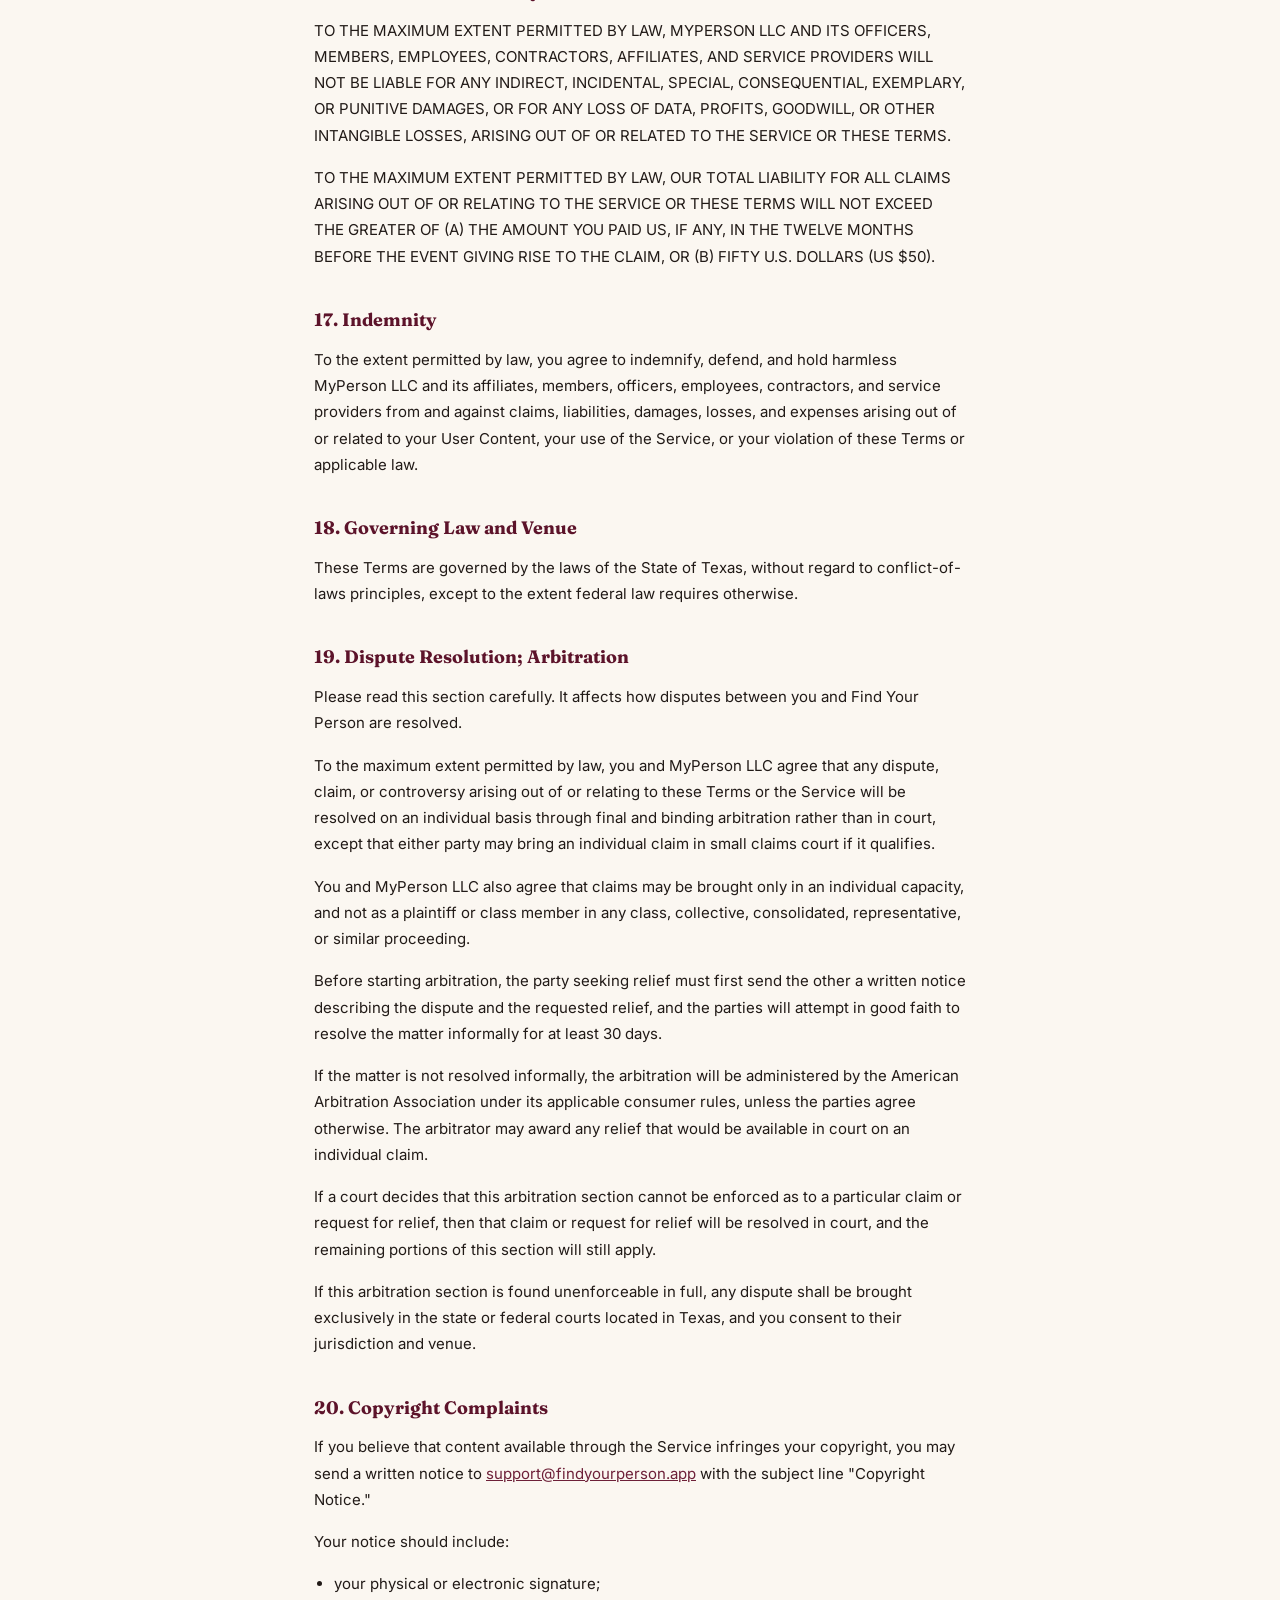
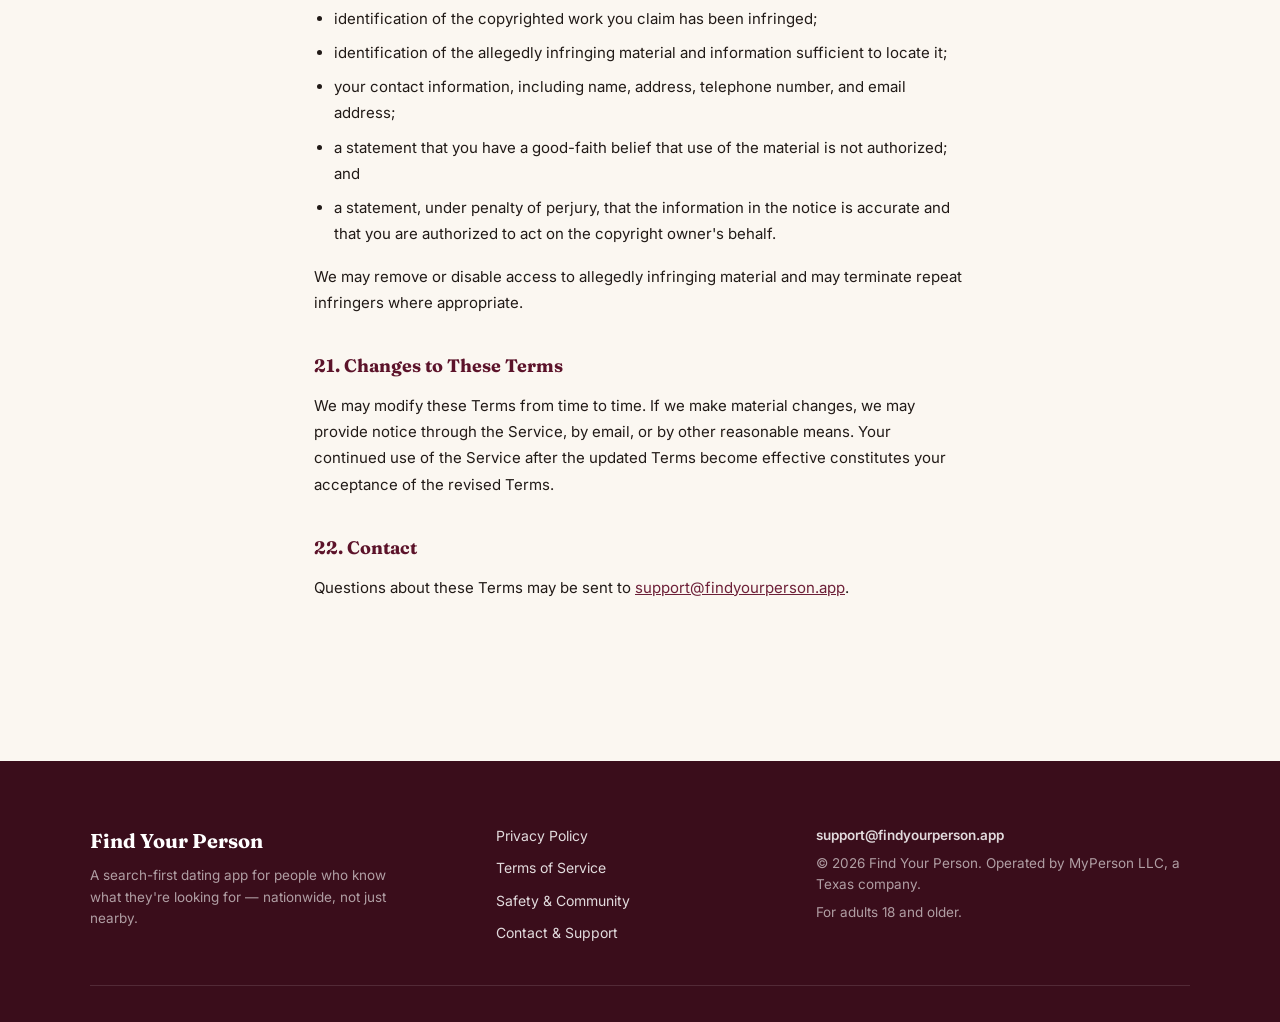
<file: terms.html>
<!DOCTYPE html>
<html lang="en">
<head>
  <meta charset="UTF-8" />
  <meta name="viewport" content="width=device-width, initial-scale=1.0" />
  <title>Terms of Service — Find Your Person</title>
  <meta name="description" content="Terms of Service for Find Your Person, operated by MyPerson LLC." />

  <link rel="icon" type="image/svg+xml" href="favicon.svg" />
  <link rel="icon" type="image/png" sizes="32x32" href="favicon-32.png" />
  <link rel="icon" type="image/png" sizes="16x16" href="favicon-16.png" />
  <link rel="apple-touch-icon" sizes="180x180" href="apple-touch-icon.png" />

  <link rel="preconnect" href="https://fonts.googleapis.com" />
  <link rel="preconnect" href="https://fonts.gstatic.com" crossorigin />
  <link href="https://fonts.googleapis.com/css2?family=Fraunces:opsz,wght@9..144,600;9..144,700&family=Inter:wght@400;500;600;700&display=swap" rel="stylesheet" />

  <link rel="stylesheet" href="styles.css" />
</head>
<body>

  <nav class="legal-header">
    <a class="nav-brand" href="index.html">
      <img class="nav-icon" src="fp-seal.svg" alt="" width="27" height="34" />
      <span class="nav-brand-text">
        <span class="wordmark">Find Your Person</span>
        <span class="tagline">Someone Worth Moving For</span>
      </span>
    </a>
  </nav>

  <div class="legal-page">
    <h1>Terms of Service</h1>
    <span class="effective">Effective Date: June 1, 2026</span>

    <p>
      These Terms of Service ("Terms") are a binding agreement between you and MyPerson LLC
      ("Find Your Person," "we," "us," or "our") governing your access to and use of the
      Find Your Person app, website, and related services (collectively, the "Service").
    </p>
    <p>By creating an account or using the Service, you agree to these Terms.</p>

    <h2>1. Eligibility</h2>
    <p>You must be at least 18 years old to use the Service. By using the Service, you represent and warrant that:</p>
    <ul>
      <li>you are at least 18 years old;</li>
      <li>you have the legal capacity to enter into these Terms; and</li>
      <li>you will comply with these Terms and all applicable laws.</li>
    </ul>

    <h2>2. The Service</h2>
    <p>
      Find Your Person is a relationship-oriented platform that allows users to create profiles,
      provide preferences and profile content, generate AI-based avatars, search and view other
      profiles, use messaging features where available, and access free or paid features.
    </p>
    <p>We may modify, suspend, limit, or discontinue any part of the Service at any time.</p>

    <h2>3. Accounts</h2>
    <p>
      You must provide accurate account information and maintain the security of your account
      credentials. You are responsible for activity that occurs through your account.
    </p>
    <p>
      We may require email verification and may suspend or remove accounts that are false,
      deceptive, unsafe, inactive, or otherwise in violation of our rules.
    </p>

    <h2>4. Messaging and Premium Features</h2>
    <p>
      Certain messaging or communication features may be available only to users with a paid
      subscription or other qualifying access level. For example, the ability to initiate a
      first message may be limited to premium subscribers or other categories of users
      designated by us.
    </p>
    <p>We may change feature availability, eligibility, functionality, or restrictions at any time.</p>

    <h2>5. Subscription Terms</h2>
    <p>Certain features may be offered on a monthly, annual, or other recurring subscription basis, as described at the time of purchase.</p>
    <p>If you purchase a subscription:</p>
    <ul>
      <li>you authorize the applicable app store or payment provider to charge you according to the pricing and billing terms presented at purchase;</li>
      <li>your subscription may automatically renew unless canceled in accordance with the applicable billing platform's rules;</li>
      <li>cancellation, billing timing, renewal, and refund mechanics may be governed in part by the rules of Apple, Google, or another payment provider;</li>
      <li>fees are generally non-refundable except as required by law or applicable platform rules.</li>
    </ul>
    <p>We may change pricing, features, or plan structure prospectively.</p>

    <h2>6. In-App Subscription Summary</h2>
    <p>
      In addition to these Terms, we may present a short-form purchase summary in the app at
      the time of purchase. That summary may describe the premium feature being purchased, the
      applicable billing cycle, whether the subscription renews automatically until canceled,
      how to cancel, and the fact that billing, cancellation, and certain refund mechanics may
      be governed by the applicable app store or payment provider. In the event of a conflict
      between a purchase screen required by applicable law or platform rules and these Terms,
      the more specific purchase disclosure will control to the extent of that conflict.
    </p>

    <h2>7. User Content</h2>
    <p>
      You may submit content, including profile information, prompts, preferences, selfies,
      avatars, messages, reports, and other materials (collectively, "User Content").
    </p>
    <p>
      You retain whatever ownership rights you may have in your User Content, but you grant
      Find Your Person a worldwide, non-exclusive, royalty-free, sublicensable license to host,
      store, reproduce, modify, adapt, process, display, transmit, review, moderate, and
      otherwise use your User Content as necessary to operate, improve, secure, promote, and
      support the Service.
    </p>
    <p>
      This license includes use of content for moderation, trust and safety review, customer
      support, troubleshooting, and avatar generation.
    </p>
    <p>
      You represent and warrant that you have all rights necessary to provide your User Content
      and to grant this license.
    </p>

    <h2>8. Avatars and Likeness Disclaimer</h2>
    <p>The Service may generate avatars or similar outputs based on user-submitted images and prompts. These outputs are AI-generated interpretations.</p>
    <p>You acknowledge and agree that avatars:</p>
    <ul>
      <li>may not accurately reflect a user's real-world appearance;</li>
      <li>may vary from how a user looks in person;</li>
      <li>may differ across outputs or over time; and</li>
      <li>are not guaranteed to be realistic, consistent, flattering, or accurate.</li>
    </ul>
    <p>Find Your Person does not guarantee the realism, likeness, accuracy, or consistency of any avatar.</p>

    <h2>9. Prohibited Conduct</h2>
    <p>You may not use the Service to:</p>
    <ul>
      <li>harass, bully, threaten, intimidate, stalk, or abuse others;</li>
      <li>post or transmit hate speech or violent content;</li>
      <li>impersonate another person or create a false or misleading identity;</li>
      <li>scam, defraud, deceive, or manipulate others;</li>
      <li>request, solicit, or send money, gifts, cryptocurrency, or other financial assistance through the Service;</li>
      <li>engage in sexual exploitation, coercion, extortion, blackmail, or doxxing;</li>
      <li>post or transmit unlawful, infringing, or non-consensual content;</li>
      <li>involve minors in any way;</li>
      <li>use the Service for prostitution, escorting, or transactional sexual solicitation;</li>
      <li>send spam or engage in mass outreach;</li>
      <li>disclose another person's private or confidential information without authorization;</li>
      <li>use the Service in a way that violates our Community Guidelines or applicable law.</li>
    </ul>
    <p>
      We reserve the right to restrict, review, remove, or act upon content or conduct that
      is misleading, unsafe, exploitative, spammy, infringing, abusive, inconsistent with the
      intended purpose of the Service, or otherwise objectionable in our discretion.
    </p>

    <h2>10. Moderation and Enforcement</h2>
    <p>
      We may use automated tools, human review, user reports, and other methods to detect,
      investigate, review, and address possible violations of these Terms, our Community
      Guidelines, or applicable law.
    </p>
    <p>We may warn, limit, remove, suspend, or terminate accounts, content, communications, or access at our discretion.</p>

    <h2>11. Safety Disclaimer</h2>
    <p>
      Find Your Person does not perform criminal background checks on users unless expressly
      stated otherwise. We do not guarantee the identity, intentions, conduct, truthfulness,
      or background of any user.
    </p>
    <p>
      Users are solely responsible for exercising caution and good judgment when interacting
      with others, whether online or offline. If you choose to meet someone in person, you
      do so at your own risk.
    </p>

    <h2>12. No Guarantees</h2>
    <p>Find Your Person is a platform. We do not guarantee:</p>
    <ul>
      <li>that you will receive matches, messages, or responses;</li>
      <li>that any user is compatible with you;</li>
      <li>that any user description, avatar, or representation is accurate;</li>
      <li>that use of the Service will lead to any relationship, outcome, or particular experience;</li>
      <li>that the Service will always be available, uninterrupted, secure, or error-free.</li>
    </ul>

    <h2>13. Name and Profile Integrity</h2>
    <p>
      User profiles display a first name rather than a separate username. You may not use a
      false, misleading, offensive, infringing, or otherwise improper name or profile presentation.
    </p>
    <p>
      We may edit, reject, remove, or require changes to names, profiles, avatars, or content
      that violate our rules or create risk for users or the Service.
    </p>

    <h2>14. Termination</h2>
    <p>You may stop using the Service and delete your account at any time through available in-app features.</p>
    <p>
      We may suspend or terminate your access at any time if we believe you have violated
      these Terms, created risk, harmed other users, exposed us to liability, or acted
      inconsistently with the intended use of the Service.
    </p>

    <h2>15. Disclaimers</h2>
    <p>
      TO THE MAXIMUM EXTENT PERMITTED BY LAW, THE SERVICE IS PROVIDED "AS IS" AND "AS
      AVAILABLE" WITHOUT WARRANTIES OF ANY KIND, WHETHER EXPRESS, IMPLIED, STATUTORY, OR
      OTHERWISE, INCLUDING IMPLIED WARRANTIES OF MERCHANTABILITY, FITNESS FOR A PARTICULAR
      PURPOSE, TITLE, AND NON-INFRINGEMENT.
    </p>

    <h2>16. Limitation of Liability</h2>
    <p>
      TO THE MAXIMUM EXTENT PERMITTED BY LAW, MYPERSON LLC AND ITS OFFICERS, MEMBERS,
      EMPLOYEES, CONTRACTORS, AFFILIATES, AND SERVICE PROVIDERS WILL NOT BE LIABLE FOR ANY
      INDIRECT, INCIDENTAL, SPECIAL, CONSEQUENTIAL, EXEMPLARY, OR PUNITIVE DAMAGES, OR FOR
      ANY LOSS OF DATA, PROFITS, GOODWILL, OR OTHER INTANGIBLE LOSSES, ARISING OUT OF OR
      RELATED TO THE SERVICE OR THESE TERMS.
    </p>
    <p>
      TO THE MAXIMUM EXTENT PERMITTED BY LAW, OUR TOTAL LIABILITY FOR ALL CLAIMS ARISING
      OUT OF OR RELATING TO THE SERVICE OR THESE TERMS WILL NOT EXCEED THE GREATER OF
      (A) THE AMOUNT YOU PAID US, IF ANY, IN THE TWELVE MONTHS BEFORE THE EVENT GIVING
      RISE TO THE CLAIM, OR (B) FIFTY U.S. DOLLARS (US $50).
    </p>

    <h2>17. Indemnity</h2>
    <p>
      To the extent permitted by law, you agree to indemnify, defend, and hold harmless
      MyPerson LLC and its affiliates, members, officers, employees, contractors, and service
      providers from and against claims, liabilities, damages, losses, and expenses arising
      out of or related to your User Content, your use of the Service, or your violation of
      these Terms or applicable law.
    </p>

    <h2>18. Governing Law and Venue</h2>
    <p>
      These Terms are governed by the laws of the State of Texas, without regard to
      conflict-of-laws principles, except to the extent federal law requires otherwise.
    </p>

    <h2>19. Dispute Resolution; Arbitration</h2>
    <p>Please read this section carefully. It affects how disputes between you and Find Your Person are resolved.</p>
    <p>
      To the maximum extent permitted by law, you and MyPerson LLC agree that any dispute,
      claim, or controversy arising out of or relating to these Terms or the Service will be
      resolved on an individual basis through final and binding arbitration rather than in
      court, except that either party may bring an individual claim in small claims court if
      it qualifies.
    </p>
    <p>
      You and MyPerson LLC also agree that claims may be brought only in an individual
      capacity, and not as a plaintiff or class member in any class, collective, consolidated,
      representative, or similar proceeding.
    </p>
    <p>
      Before starting arbitration, the party seeking relief must first send the other a
      written notice describing the dispute and the requested relief, and the parties will
      attempt in good faith to resolve the matter informally for at least 30 days.
    </p>
    <p>
      If the matter is not resolved informally, the arbitration will be administered by the
      American Arbitration Association under its applicable consumer rules, unless the parties
      agree otherwise. The arbitrator may award any relief that would be available in court
      on an individual claim.
    </p>
    <p>
      If a court decides that this arbitration section cannot be enforced as to a particular
      claim or request for relief, then that claim or request for relief will be resolved in
      court, and the remaining portions of this section will still apply.
    </p>
    <p>
      If this arbitration section is found unenforceable in full, any dispute shall be brought
      exclusively in the state or federal courts located in Texas, and you consent to their
      jurisdiction and venue.
    </p>

    <h2>20. Copyright Complaints</h2>
    <p>
      If you believe that content available through the Service infringes your copyright,
      you may send a written notice to
      <a href="mailto:support@findyourperson.app">support@findyourperson.app</a>
      with the subject line "Copyright Notice."
    </p>
    <p>Your notice should include:</p>
    <ul>
      <li>your physical or electronic signature;</li>
      <li>identification of the copyrighted work you claim has been infringed;</li>
      <li>identification of the allegedly infringing material and information sufficient to locate it;</li>
      <li>your contact information, including name, address, telephone number, and email address;</li>
      <li>a statement that you have a good-faith belief that use of the material is not authorized; and</li>
      <li>a statement, under penalty of perjury, that the information in the notice is accurate and that you are authorized to act on the copyright owner's behalf.</li>
    </ul>
    <p>We may remove or disable access to allegedly infringing material and may terminate repeat infringers where appropriate.</p>

    <h2>21. Changes to These Terms</h2>
    <p>
      We may modify these Terms from time to time. If we make material changes, we may
      provide notice through the Service, by email, or by other reasonable means. Your
      continued use of the Service after the updated Terms become effective constitutes your
      acceptance of the revised Terms.
    </p>

    <h2>22. Contact</h2>
    <p>
      Questions about these Terms may be sent to
      <a href="mailto:support@findyourperson.app">support@findyourperson.app</a>.
    </p>
  </div>

  <footer>
    <div class="footer-grid">
      <div class="footer-brand">
        <span class="wordmark">Find Your Person</span>
        <p>A search-first dating app for people who know what they're looking for — nationwide, not just nearby.</p>
      </div>
      <div class="footer-links-col">
        <a href="privacy.html">Privacy Policy</a>
        <a href="terms.html">Terms of Service</a>
        <a href="safety.html">Safety &amp; Community</a>
        <a href="contact.html">Contact &amp; Support</a>
      </div>
      <div class="footer-contact-col">
        <a href="mailto:support@findyourperson.app">support@findyourperson.app</a>
        <span>&copy; <span id="year"></span> Find Your Person. Operated by MyPerson LLC, a Texas company.</span>
        <span>For adults 18 and older.</span>
      </div>
    </div>
  </footer>

  <script src="script.js"></script>
</body>
</html>
</file>
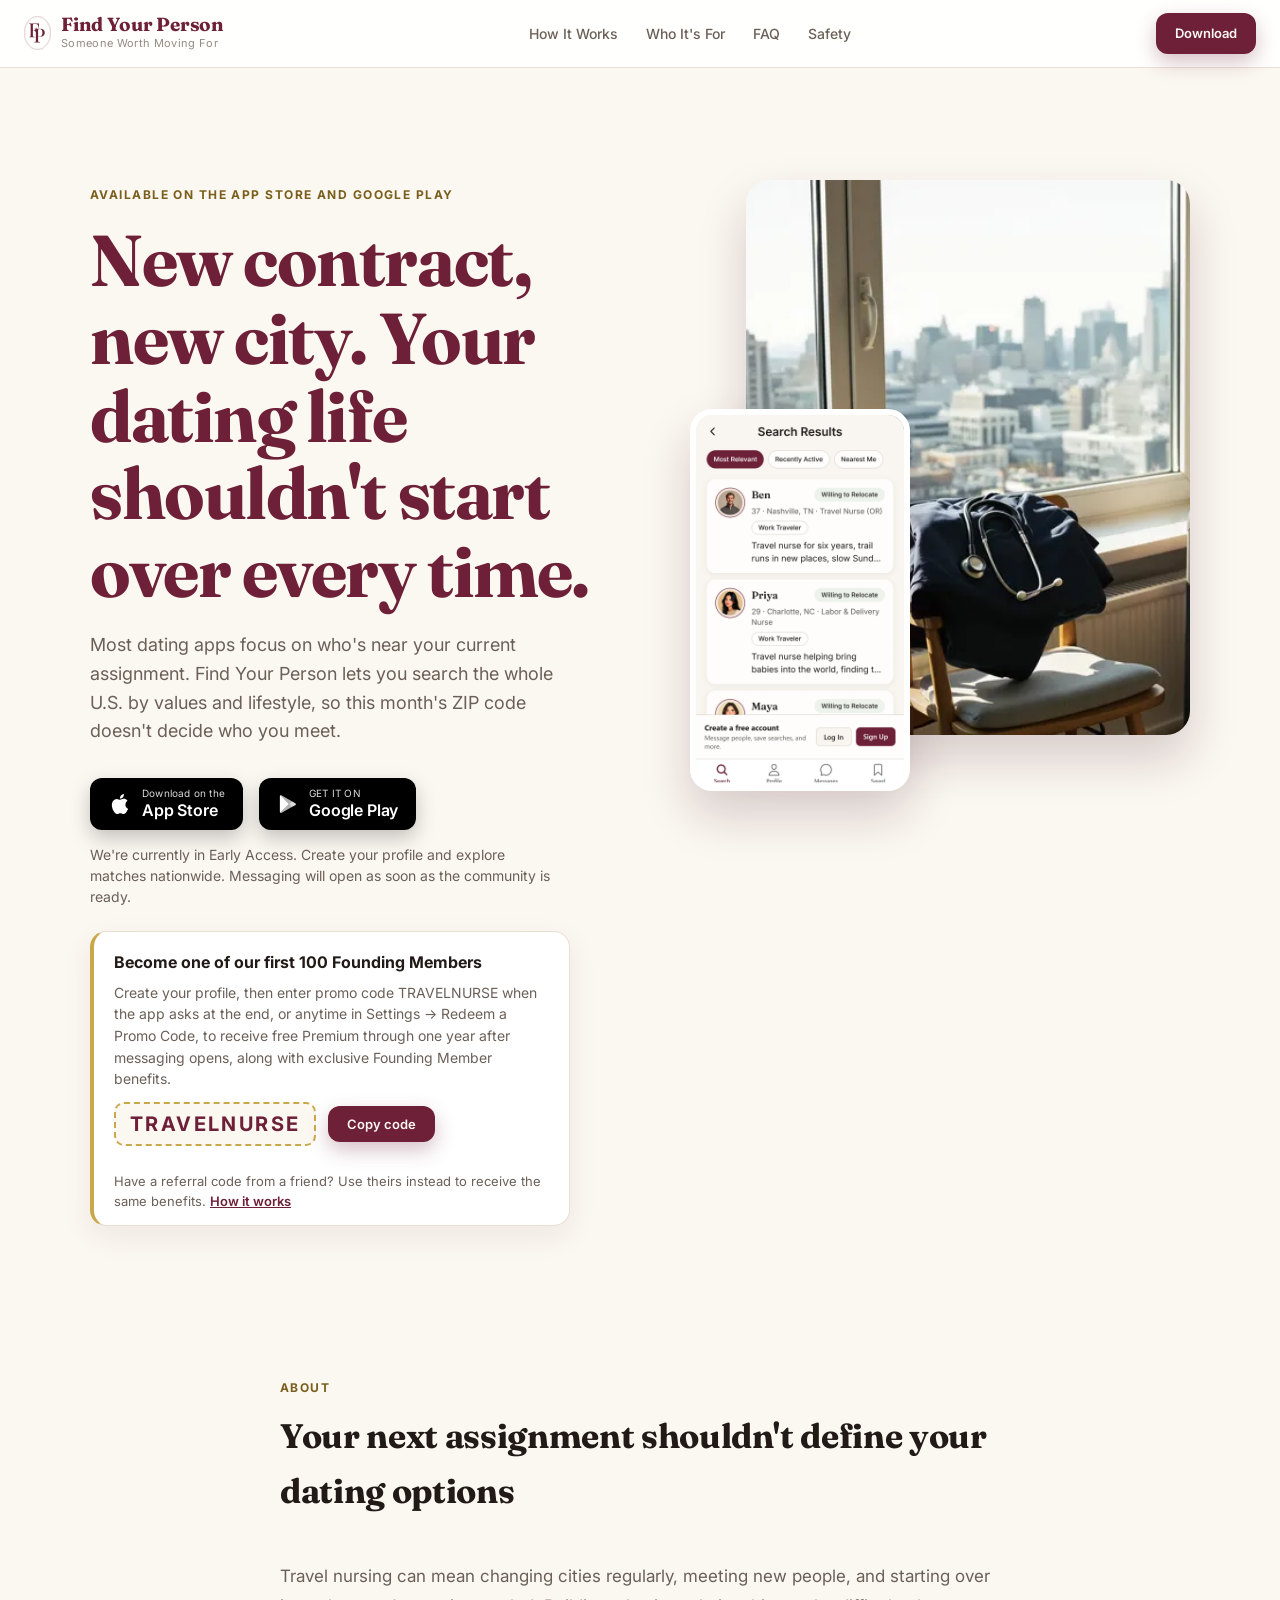
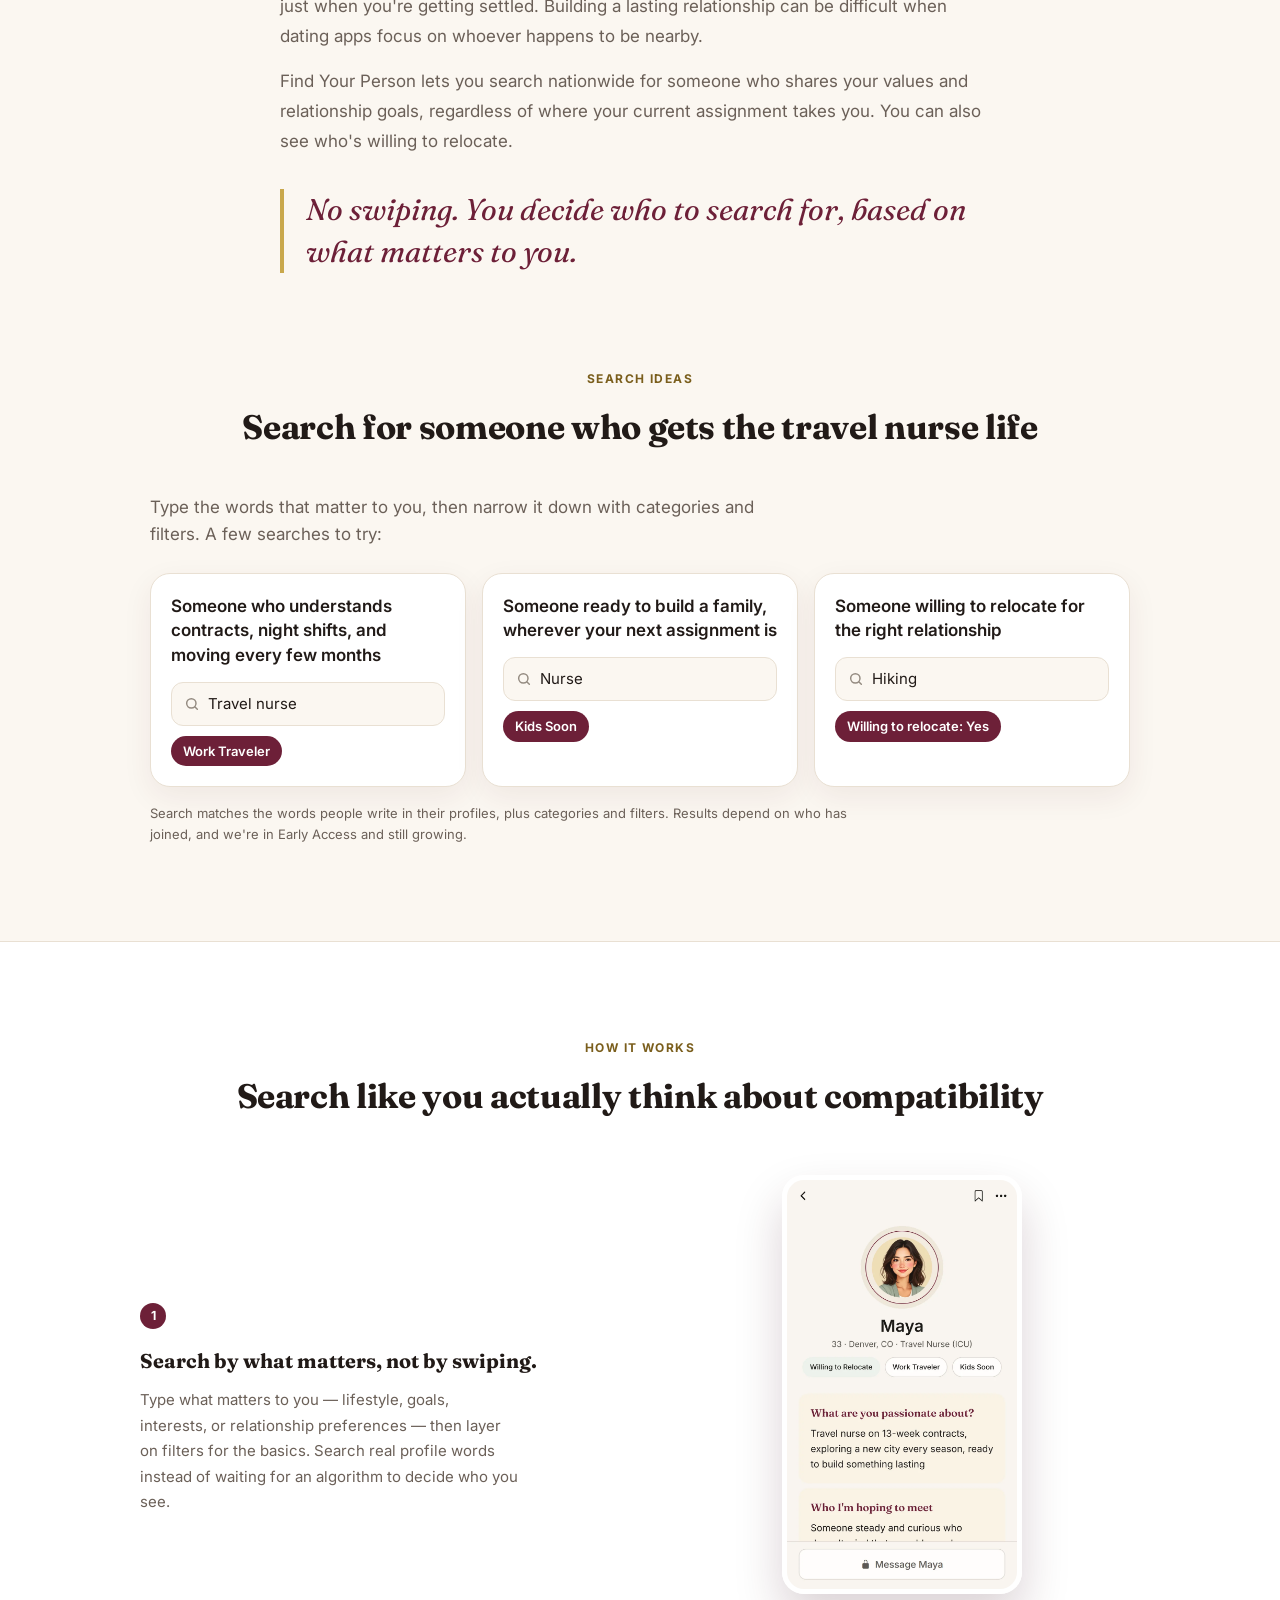
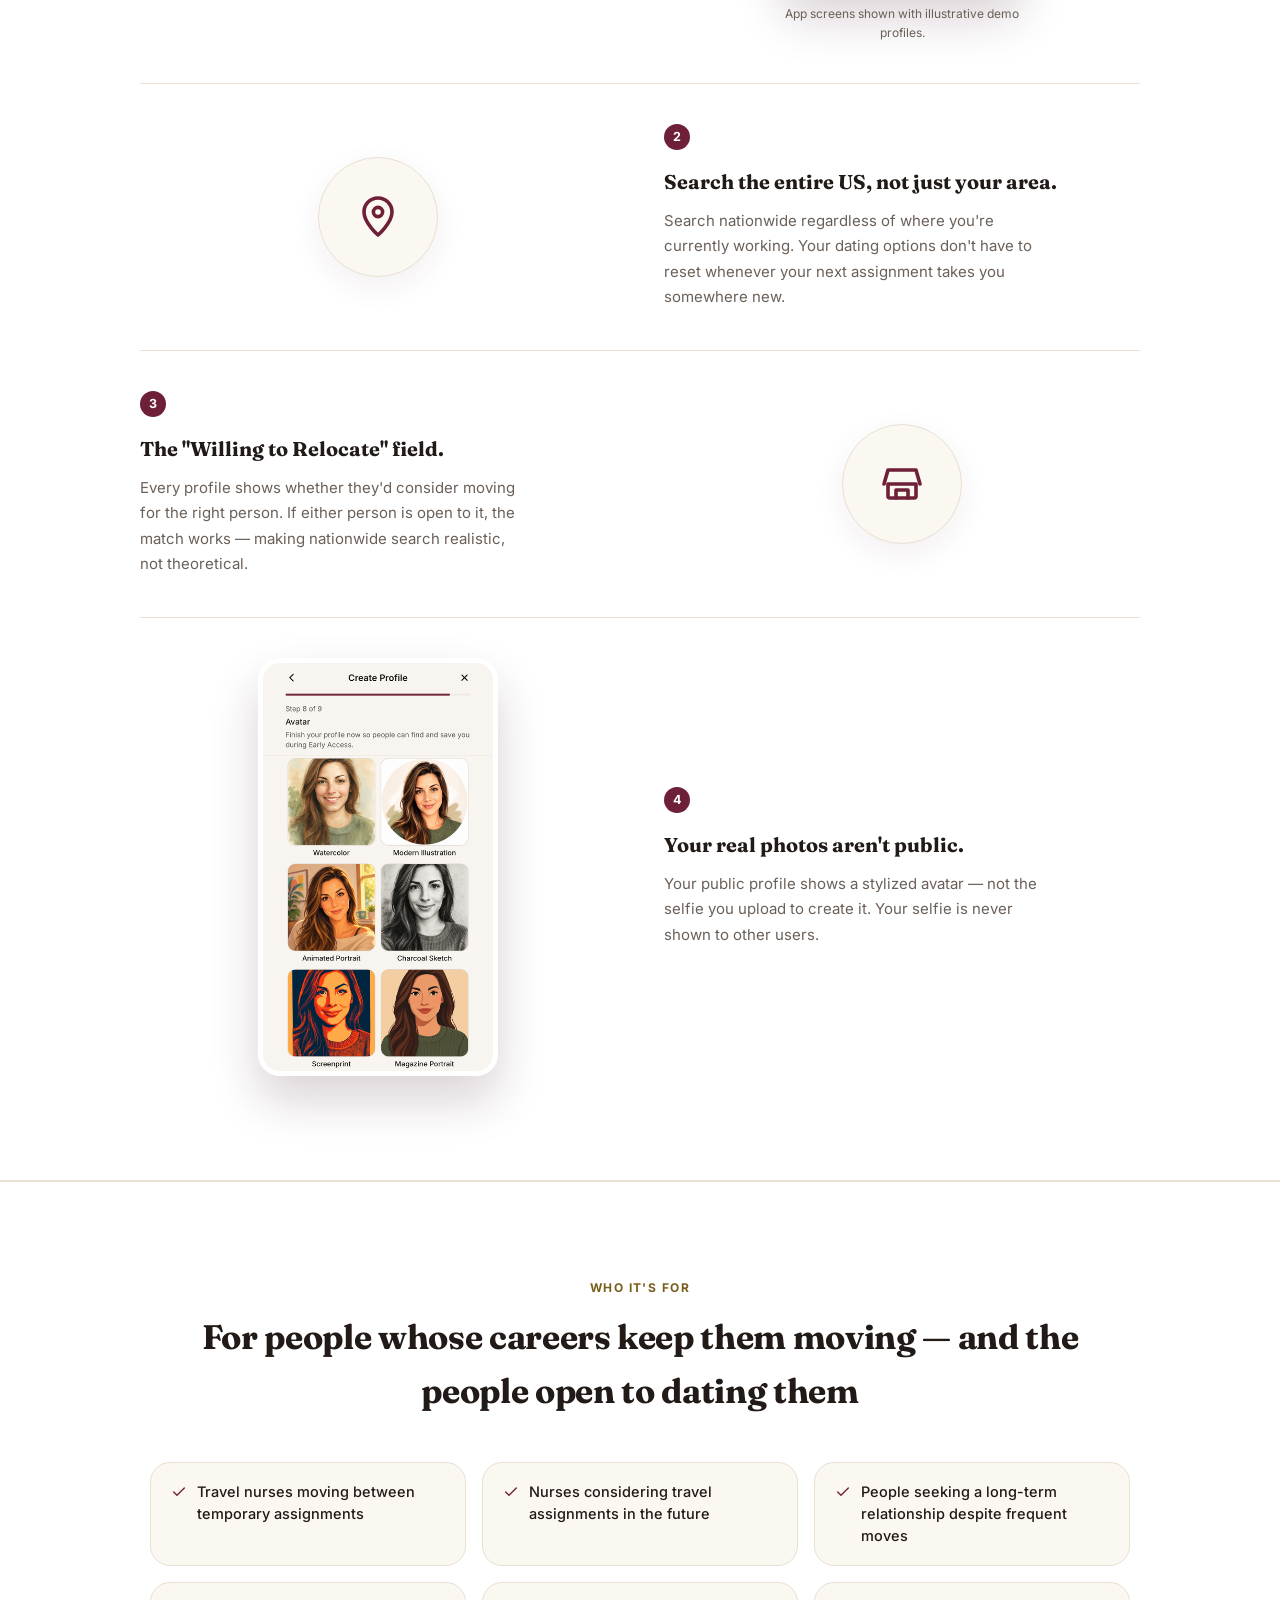
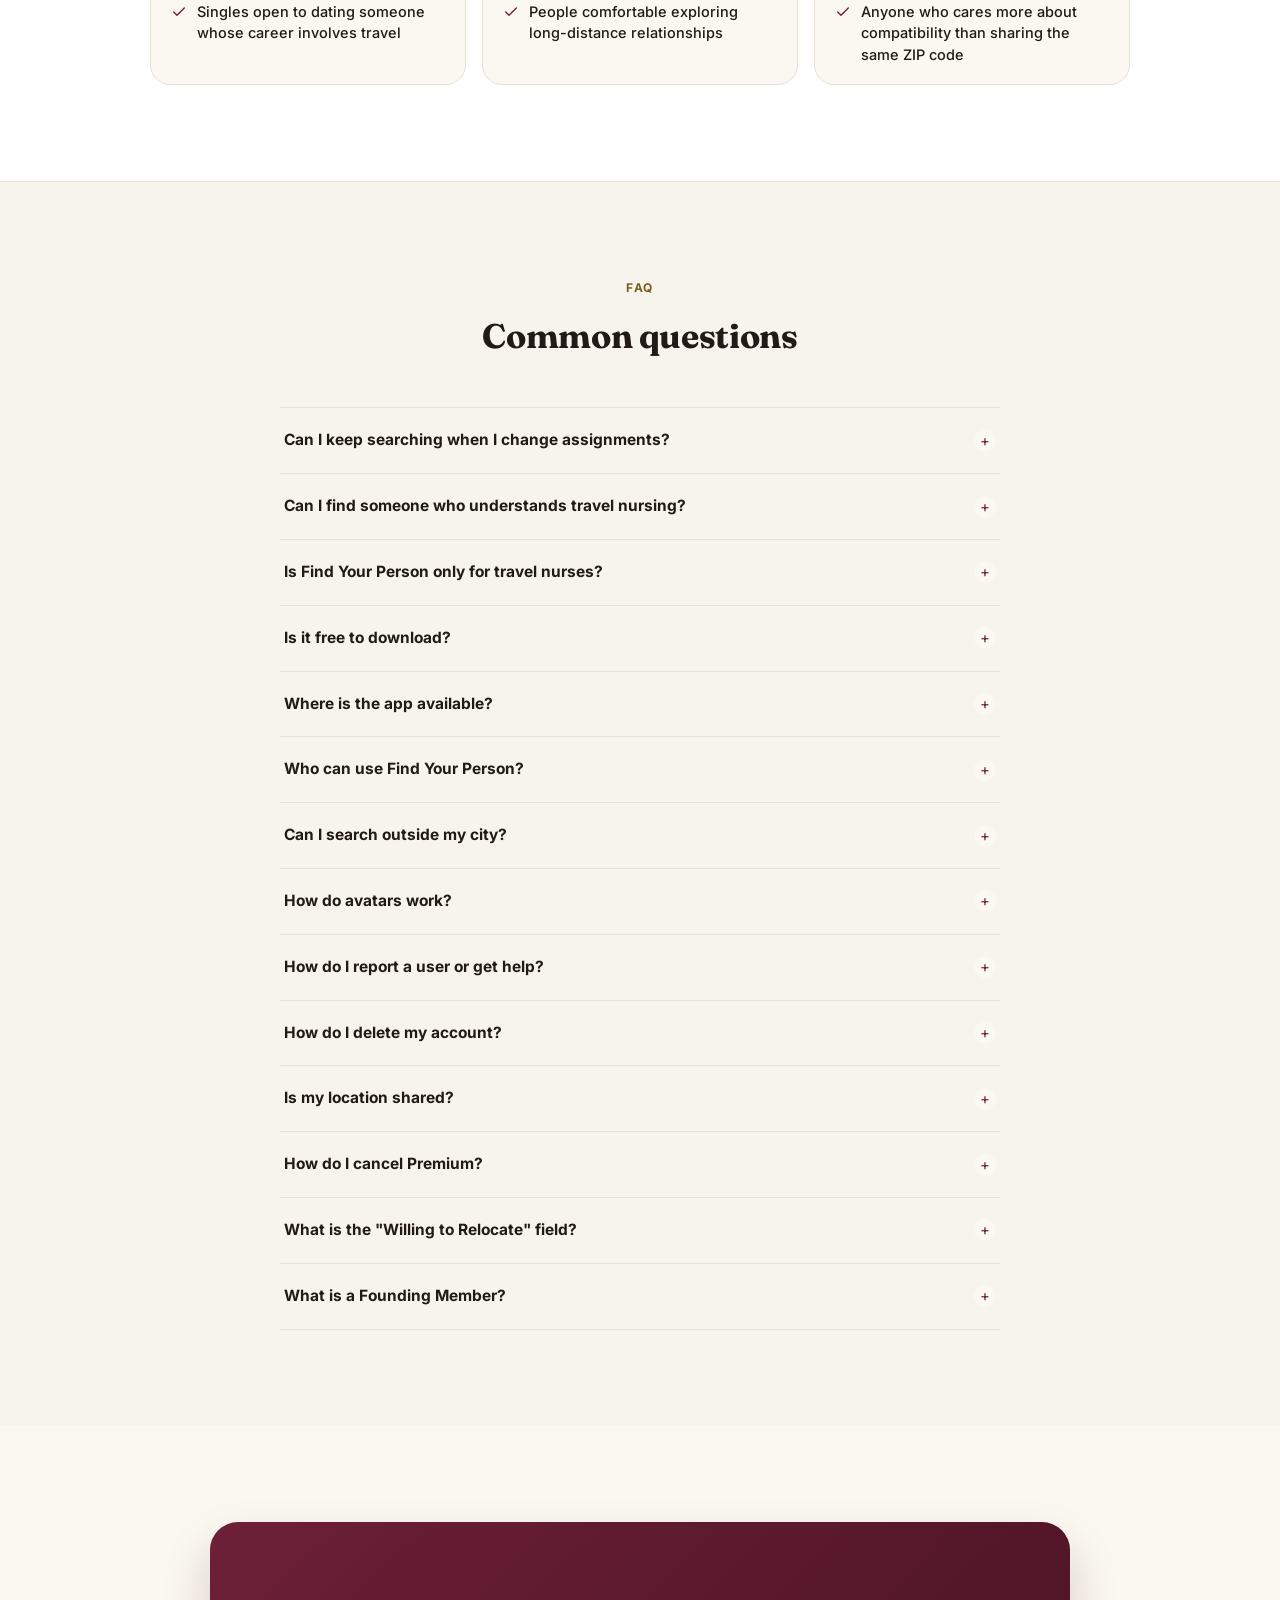
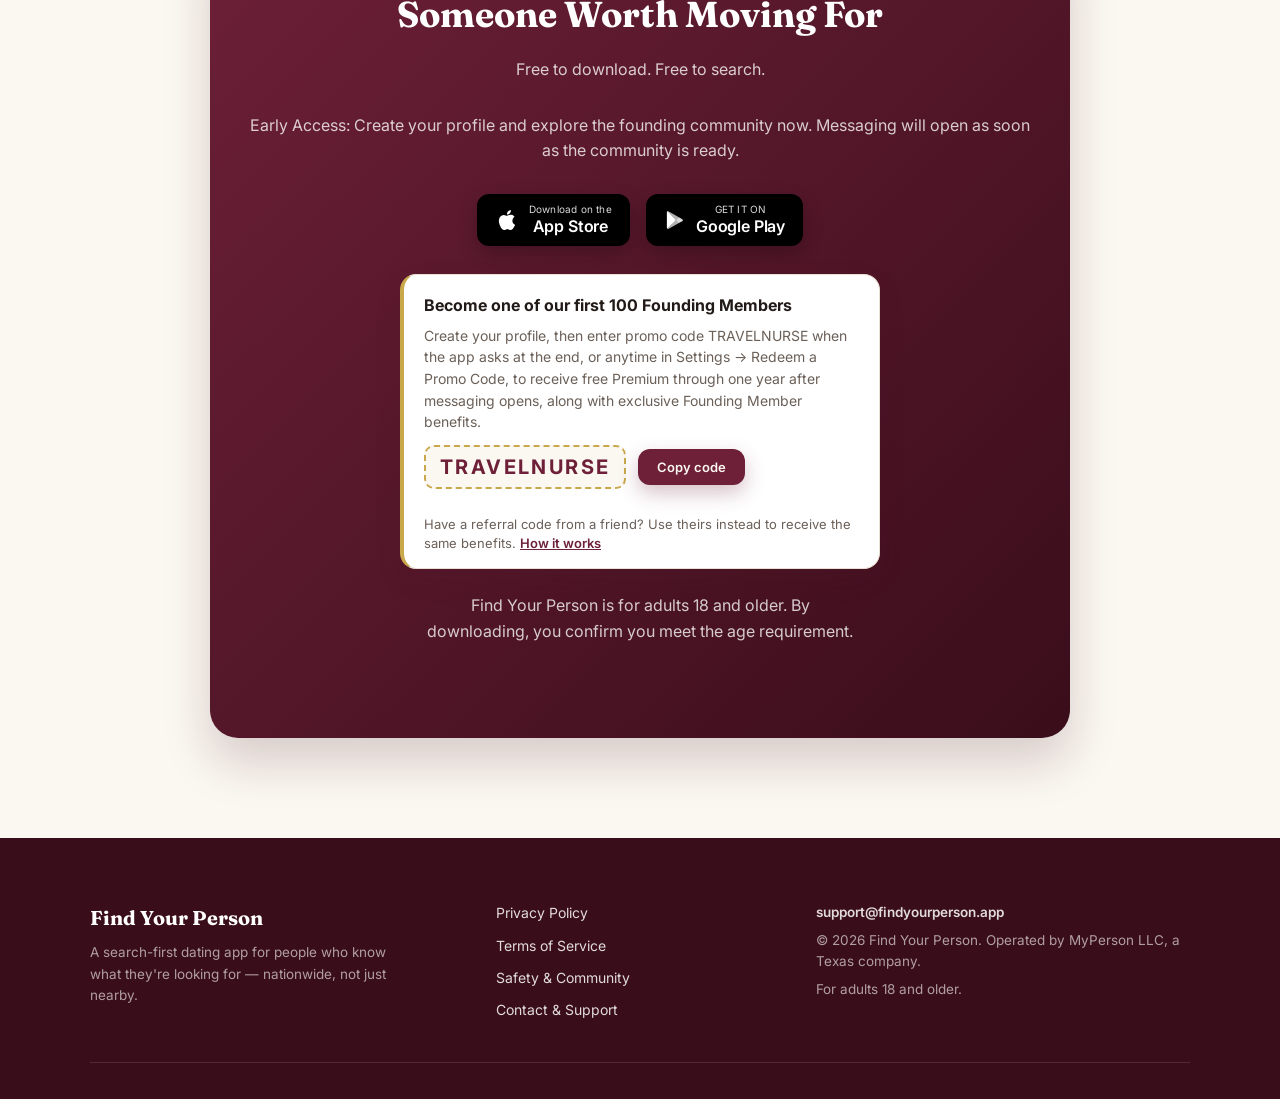
<file: travel-nurses.html>
<!DOCTYPE html>
<html lang="en">
<head>
  <meta charset="UTF-8" />
  <meta name="viewport" content="width=device-width, initial-scale=1.0" />
  <title>Dating for Travel Nurses | Find Your Person</title>
  <meta name="description" content="Stop starting over every contract. Search the whole U.S. by values and lifestyle, and see who's willing to relocate." />
  <link rel="canonical" href="https://findyourperson.app/travel-nurses" />

  <link rel="icon" type="image/svg+xml" href="favicon.svg" />
  <link rel="icon" type="image/png" sizes="32x32" href="favicon-32.png" />
  <link rel="icon" type="image/png" sizes="16x16" href="favicon-16.png" />
  <link rel="apple-touch-icon" sizes="180x180" href="apple-touch-icon.png" />

  <!-- Smart App Banner (iOS Safari) -->
  <meta name="apple-itunes-app" content="app-id=6770636823" />

  <!-- OpenGraph -->
  <meta property="og:type" content="website" />
  <meta property="og:url" content="https://findyourperson.app/travel-nurses" />
  <meta property="og:title" content="Dating for Travel Nurses | Find Your Person" />
  <meta property="og:description" content="Stop starting over every contract. Search the whole U.S. by values and lifestyle, and see who's willing to relocate." />
  <meta property="og:image" content="https://findyourperson.app/img/landing/travel-nurses-og.jpg" />
  <meta property="og:image:width" content="1200" />
  <meta property="og:image:height" content="630" />
  <meta property="og:image:alt" content="A sunlit apartment with scrubs, a stethoscope and a packed suitcase beside the words &quot;Dating for travel nurses&quot; and the Find Your Person logo" />
  <meta property="og:site_name" content="Find Your Person" />
  <meta property="og:locale" content="en_US" />

  <!-- Twitter / X -->
  <meta name="twitter:card" content="summary_large_image" />
  <meta name="twitter:title" content="Dating for Travel Nurses | Find Your Person" />
  <meta name="twitter:description" content="Stop starting over every contract. Search the whole U.S. by values and lifestyle, and see who's willing to relocate." />
  <meta name="twitter:image" content="https://findyourperson.app/img/landing/travel-nurses-og.jpg" />
  <meta name="twitter:image:alt" content="A sunlit apartment with scrubs, a stethoscope and a packed suitcase beside the words &quot;Dating for travel nurses&quot; and the Find Your Person logo" />

  <link rel="preconnect" href="https://fonts.googleapis.com" />
  <link rel="preconnect" href="https://fonts.gstatic.com" crossorigin />
  <link href="https://fonts.googleapis.com/css2?family=Fraunces:opsz,wght@9..144,600;9..144,700&family=Inter:wght@400;500;600;700&display=swap" rel="stylesheet" />

  <link rel="stylesheet" href="styles.css" />

  <script type="application/ld+json">
  {
    "@context": "https://schema.org",
    "@type": "FAQPage",
    "mainEntity": [
      {
        "@type": "Question",
        "name": "Can I keep searching when I change assignments?",
        "acceptedAnswer": {
          "@type": "Answer",
          "text": "Yes. Find Your Person searches nationwide by default, so your search isn't limited to the city where you're currently working."
        }
      },
      {
        "@type": "Question",
        "name": "Can I find someone who understands travel nursing?",
        "acceptedAnswer": {
          "@type": "Answer",
          "text": "Yes. Search for the words people use in their profiles, like travel nurse, nurse, or contract, and add the Work Traveler category to find people whose careers keep them moving too. Every profile also shows whether someone is willing to relocate."
        }
      },
      {
        "@type": "Question",
        "name": "Is Find Your Person only for travel nurses?",
        "acceptedAnswer": {
          "@type": "Answer",
          "text": "No. Find Your Person is open to eligible adults throughout the U.S. Travel nurses can search for people who share their values and relationship goals, including people who don't work in healthcare."
        }
      },
      {
        "@type": "Question",
        "name": "Is it free to download?",
        "acceptedAnswer": {
          "@type": "Answer",
          "text": "Yes. Find Your Person is free to download, create a profile, and search. We're currently in Early Access, so messaging isn't available yet. When messaging opens, starting a conversation will require Premium ($4.99/month), while replying will be free."
        }
      },
      {
        "@type": "Question",
        "name": "Where is the app available?",
        "acceptedAnswer": {
          "@type": "Answer",
          "text": "Find Your Person is available now on both iOS and Android — download it on the App Store or get it on Google Play."
        }
      },
      {
        "@type": "Question",
        "name": "Who can use Find Your Person?",
        "acceptedAnswer": {
          "@type": "Answer",
          "text": "Find Your Person is for adults 18 and older only. You must confirm your age at sign-up. Users who do not meet the age requirement are not permitted to use the service."
        }
      },
      {
        "@type": "Question",
        "name": "Can I search outside my city?",
        "acceptedAnswer": {
          "@type": "Answer",
          "text": "Yes — that's the point. The app searches the entire United States by default, not just your local area. You can find compatible people across any city or state."
        }
      },
      {
        "@type": "Question",
        "name": "How do avatars work?",
        "acceptedAnswer": {
          "@type": "Answer",
          "text": "Instead of public photos, Find Your Person creates a stylized AI avatar from a selfie you upload. Your avatar — not your real photo — is what appears on your public profile. Your selfie is never shown to other users. Once messaging opens, you decide what to share in private one-on-one conversations."
        }
      },
      {
        "@type": "Question",
        "name": "How do I report a user or get help?",
        "acceptedAnswer": {
          "@type": "Answer",
          "text": "You can report any user directly from their profile inside the app. For additional help, email us at support@findyourperson.app. We aim to respond within 1–2 business days."
        }
      },
      {
        "@type": "Question",
        "name": "How do I delete my account?",
        "acceptedAnswer": {
          "@type": "Answer",
          "text": "You can delete your account from inside the app. For help, email support@findyourperson.app."
        }
      },
      {
        "@type": "Question",
        "name": "Is my location shared?",
        "acceptedAnswer": {
          "@type": "Answer",
          "text": "Your exact address is never shared. Other users only see a general area based on your zip code, and you can hide it down to state-level in Settings → Privacy. See our Privacy Policy for full details."
        }
      },
      {
        "@type": "Question",
        "name": "How do I cancel Premium?",
        "acceptedAnswer": {
          "@type": "Answer",
          "text": "On iOS, Premium subscriptions are managed through your Apple account and can be canceled in iOS subscription settings. On Android, they're managed through your Google account and can be canceled in Google Play subscription settings."
        }
      },
      {
        "@type": "Question",
        "name": "What is the \"Willing to Relocate\" field?",
        "acceptedAnswer": {
          "@type": "Answer",
          "text": "Every profile includes a field indicating whether the person would consider relocating for the right relationship. If either person is willing to move, the match is viable — it's what makes nationwide compatibility realistic rather than theoretical."
        }
      },
      {
        "@type": "Question",
        "name": "What is a Founding Member?",
        "acceptedAnswer": {
          "@type": "Answer",
          "text": "Our first 100 qualifying members become Founding Members. To qualify, complete your profile and redeem an eligible promo code: a friend's referral code, or a code from one of our pages such as findyourperson.app/founding. Founding Members get free Premium through one year after messaging opens, plus exclusive benefits. You don't need a code to join: anyone can create a profile and search for free."
        }
      }
    ]
  }
  </script>
</head>
<body>

  <nav>
    <a class="nav-brand" href="index.html">
      <img class="nav-icon" src="fp-seal.svg" alt="" width="27" height="34" />
      <span class="nav-brand-text">
        <span class="wordmark">Find Your Person</span>
        <span class="tagline">Someone Worth Moving For</span>
      </span>
    </a>
    <ul class="nav-links">
      <li><a href="#how-it-works">How It Works</a></li>
      <li><a href="#who-its-for">Who It's For</a></li>
      <li><a href="#faq">FAQ</a></li>
      <li><a href="safety.html">Safety</a></li>
    </ul>
    <a class="btn btn-primary btn-sm" href="#get-the-app">Download</a>
  </nav>

  <!-- HERO -->
  <section class="hero hero--landing hero--lifestyle">
    <div class="hero-inner">
      <div class="hero-grid">
        <div class="hero-copy">
          <span class="hero-eyebrow">Available on the App Store and Google Play</span>
          <h1>New contract, new city. Your dating life shouldn't start over every time.</h1>
          <p>Most dating apps focus on who's near your current assignment. Find Your Person lets you search the whole U.S. by values and lifestyle, so this month's ZIP code doesn't decide who you meet.</p>
          <div class="badge-row" id="get-the-app">
            <a class="store-badge" href="https://apps.apple.com/app/apple-store/id6770636823?pt=128898873&amp;ct=TravelNurses&amp;mt=8" target="_blank" rel="noopener">
              <svg width="24" height="24" viewBox="0 0 24 24" fill="white"><path d="M18.71 19.5c-.83 1.24-1.71 2.45-3.05 2.47-1.34.03-1.77-.79-3.29-.79-1.53 0-2 .77-3.27.82-1.31.05-2.3-1.32-3.14-2.53C4.25 17 2.94 12.45 4.7 9.39c.87-1.52 2.43-2.48 4.12-2.51 1.28-.02 2.5.87 3.29.87.78 0 2.26-1.07 3.8-.91.65.03 2.47.26 3.64 1.98-.09.06-2.17 1.28-2.15 3.81.03 3.02 2.65 4.03 2.68 4.04-.03.07-.42 1.44-1.38 2.83M13 3.5c.73-.83 1.94-1.46 2.94-1.5.13 1.17-.34 2.35-1.04 3.19-.69.85-1.83 1.51-2.95 1.42-.15-1.15.41-2.35 1.05-3.11z"/></svg>
              <span>
                <span class="badge-label">Download on the</span>
                <span class="badge-store">App Store</span>
              </span>
            </a>
<a class="store-badge" href="https://play.google.com/store/apps/details?id=com.myperson&amp;referrer=utm_source%3Dwebsite%26utm_medium%3Dlanding_page%26utm_campaign%3Dtravel-nurses" target="_blank" rel="noopener">
              <svg width="22" height="22" viewBox="0 0 24 24" fill="white"><path d="M3.61 2.51c-.31.32-.5.82-.5 1.46v16.06c0 .64.19 1.14.5 1.46l.11.1L13 12.32v-.24L3.72 2.41l-.11.1z"/><path d="M16.13 15.47l-3.13-3.15v-.24l3.13-3.15.07.04 3.71 2.11c1.06.6 1.06 1.59 0 2.19l-3.71 2.11-.07.09z" opacity=".85"/><path d="M16.2 15.38L13 12.2 3.61 21.62c.35.37.93.42 1.58.05l11.01-6.29" opacity=".7"/><path d="M16.2 9.02L5.19 2.73c-.65-.37-1.23-.32-1.58.05L13 12.2l3.2-3.18z" opacity=".7"/></svg>
              <span>
                <span class="badge-label">GET IT ON</span>
                <span class="badge-store">Google Play</span>
              </span>
            </a>
          </div>
          <p class="hero-early-access">We're currently in Early Access. Create your profile and explore matches nationwide. Messaging will open as soon as the community is ready.</p>
          <div class="offer-card offer-card--hero" data-offer data-founding-open>
            <p class="offer-title">Become one of our first 100 Founding Members</p>
            <p class="offer-body">Create your profile, then enter promo code TRAVELNURSE when the app asks at the end, or anytime in Settings → Redeem a Promo Code, to receive free Premium through one year after messaging opens, along with exclusive Founding Member benefits.</p>
            <div class="offer-code-row">
              <code class="offer-code">TRAVELNURSE</code>
              <button type="button" class="btn btn-primary btn-sm" data-copy-code="TRAVELNURSE" aria-label="Copy promo code TRAVELNURSE">Copy code</button>
            </div>
            <p class="offer-status" data-copy-status role="status" aria-live="polite"></p>
            <p class="offer-note">Have a referral code from a friend? Use theirs instead to receive the same benefits. <a href="/founding">How it works</a></p>
          </div>
        </div>
        <div class="hero-visual hero-visual--lifestyle">
          <div class="lifestyle-frame">
            <picture>
              <source type="image/webp" srcset="img/landing/travel-nurses-lifestyle-720.webp 720w, img/landing/travel-nurses-lifestyle-1200.webp 1200w" sizes="(max-width: 860px) 100vw, 560px" />
              <img class="lifestyle-img" src="img/landing/travel-nurses-lifestyle-1200.jpg" srcset="img/landing/travel-nurses-lifestyle-720.jpg 720w, img/landing/travel-nurses-lifestyle-1200.jpg 1200w" sizes="(max-width: 860px) 100vw, 560px" alt="A sunlit apartment with navy scrubs and a stethoscope on a chair, a packed suitcase, and a coffee mug by a window overlooking a city" width="1200" height="800" style="object-position: 22% 50%" fetchpriority="high" />
            </picture>
          </div>
          <div class="phone-frame phone-frame--overlap">
            <picture>
              <source type="image/webp" srcset="img/landing/travel-nurses-results.webp" />
              <img class="phone-main-single" src="img/landing/travel-nurses-results.png" alt="Illustrative Find Your Person search results for &quot;Travel nurse&quot; with the Work Traveler category, showing travel nurses in different states and whether they are willing to relocate" width="320" height="569" />
            </picture>
          </div>
        </div>
      </div>
    </div>
  </section>

  <!-- ABOUT -->
  <section class="about-section">
    <div class="about-inner">
      <p class="section-label">About</p>
      <h2 class="section-title">Your next assignment shouldn't define your dating options</h2>
      <p class="about-body">Travel nursing can mean changing cities regularly, meeting new people, and starting over just when you're getting settled. Building a lasting relationship can be difficult when dating apps focus on whoever happens to be nearby.</p>
      <p class="about-body">Find Your Person lets you search nationwide for someone who shares your values and relationship goals, regardless of where your current assignment takes you. You can also see who's willing to relocate.</p>
      <p class="about-quote">No swiping. You decide who to search for, based on what matters to you.</p>
    </div>
  </section>

  <!-- SEARCH EXAMPLES (audience-specific) -->
  <section class="examples-section">
    <div class="examples-inner">
      <p class="section-label">Search Ideas</p>
      <h2 class="section-title">Search for someone who gets the travel nurse life</h2>
      <p class="examples-intro">Type the words that matter to you, then narrow it down with categories and filters. A few searches to try:</p>
      <div class="examples-grid">
        <div class="example-card">
          <p class="example-text">Someone who understands contracts, night shifts, and moving every few months</p>
          <div class="example-search"><svg width="16" height="16" viewBox="0 0 24 24" fill="none" stroke="currentColor" stroke-width="2.2" stroke-linecap="round" aria-hidden="true"><circle cx="11" cy="11" r="7"/><path d="M20 20l-3.5-3.5"/></svg><span>Travel nurse</span></div>
          <div class="example-chips"><span class="example-chip">Work Traveler</span></div>
        </div>
        <div class="example-card">
          <p class="example-text">Someone ready to build a family, wherever your next assignment is</p>
          <div class="example-search"><svg width="16" height="16" viewBox="0 0 24 24" fill="none" stroke="currentColor" stroke-width="2.2" stroke-linecap="round" aria-hidden="true"><circle cx="11" cy="11" r="7"/><path d="M20 20l-3.5-3.5"/></svg><span>Nurse</span></div>
          <div class="example-chips"><span class="example-chip">Kids Soon</span></div>
        </div>
        <div class="example-card">
          <p class="example-text">Someone willing to relocate for the right relationship</p>
          <div class="example-search"><svg width="16" height="16" viewBox="0 0 24 24" fill="none" stroke="currentColor" stroke-width="2.2" stroke-linecap="round" aria-hidden="true"><circle cx="11" cy="11" r="7"/><path d="M20 20l-3.5-3.5"/></svg><span>Hiking</span></div>
          <div class="example-chips"><span class="example-chip">Willing to relocate: Yes</span></div>
        </div>
      </div>
      <p class="examples-fine">Search matches the words people write in their profiles, plus categories and filters. Results depend on who has joined, and we're in Early Access and still growing.</p>
    </div>
  </section>

  <!-- HOW IT WORKS (from the homepage; only point 2's body and, optionally,
       the profile screenshot are audience-specific) -->
  <section class="explainer" id="how-it-works">
    <div class="explainer-inner">
      <p class="section-label">How It Works</p>
      <h2 class="section-title">Search like you actually think about compatibility</h2>
      <div class="steps-list">

        <div class="step-row">
          <div class="step-text">
            <span class="step-number">1</span>
            <strong>Search by what matters, not by swiping.</strong>
            <p>Type what matters to you — lifestyle, goals, interests, or relationship preferences — then layer on filters for the basics. Search real profile words instead of waiting for an algorithm to decide who you see.</p>
          </div>
          <div class="step-visual">
            <picture>
              <source type="image/webp" srcset="img/landing/travel-nurses-profile.webp" />
              <img class="phone-screen" src="img/landing/travel-nurses-profile.png" alt="An illustrative profile: Maya, an ICU travel nurse in Denver who is willing to relocate" width="260" height="462" loading="lazy" decoding="async" />
            </picture>
            <p class="shot-caption">App screens shown with illustrative demo profiles.</p>
          </div>
        </div>

        <div class="step-row step-row--reverse">
          <div class="step-text">
            <span class="step-number">2</span>
            <strong>Search the entire US, not just your area.</strong>
            <p>Search nationwide regardless of where you're currently working. Your dating options don't have to reset whenever your next assignment takes you somewhere new.</p>
          </div>
          <div class="step-visual step-visual--icon">
            <span class="step-icon-lg" aria-hidden="true">
              <svg class="icon" width="48" height="48" viewBox="0 0 24 24" fill="none" stroke="currentColor" stroke-width="1.8" stroke-linecap="round" stroke-linejoin="round"><path d="M12 21s-7-6.1-7-11.5A7 7 0 0 1 19 9.5C19 14.9 12 21 12 21z"/><circle cx="12" cy="9.5" r="2.3"/></svg>
            </span>
          </div>
        </div>

        <div class="step-row">
          <div class="step-text">
            <span class="step-number">3</span>
            <strong>The "Willing to Relocate" field.</strong>
            <p>Every profile shows whether they'd consider moving for the right person. If either person is open to it, the match works — making nationwide search realistic, not theoretical.</p>
          </div>
          <div class="step-visual step-visual--icon">
            <span class="step-icon-lg" aria-hidden="true">
              <svg class="icon" width="48" height="48" viewBox="0 0 24 24" fill="none" stroke="currentColor" stroke-width="1.8" stroke-linecap="round" stroke-linejoin="round"><path d="M3 12l2-7h14l2 7"/><path d="M5 12h14v6a1 1 0 0 1-1 1H6a1 1 0 0 1-1-1v-6z"/><path d="M9 19v-4h6v4"/></svg>
            </span>
          </div>
        </div>

        <div class="step-row step-row--reverse">
          <div class="step-text">
            <span class="step-number">4</span>
            <strong>Your real photos aren't public.</strong>
            <p>Your public profile shows a stylized avatar — not the selfie you upload to create it. Your selfie is never shown to other users.</p>
          </div>
          <div class="step-visual">
            <img class="phone-screen" src="img/screenshot-avatars.png" alt="AI avatar selection — choose a style generated from your selfie" width="260" height="462" />
          </div>
        </div>

      </div>
    </div>
  </section>

  <!-- WHO IT'S FOR -->
  <section class="who-section" id="who-its-for">
    <div class="who-inner">
      <p class="section-label">Who It's For</p>
      <h2 class="section-title">For people whose careers keep them moving — and the people open to dating them</h2>
      <div class="who-grid">
        <div class="who-item">
          <svg class="icon" width="16" height="16" viewBox="0 0 24 24" fill="none" stroke="currentColor" stroke-width="2" stroke-linecap="round" stroke-linejoin="round"><path d="M20 6L9 17l-5-5"/></svg>
          Travel nurses moving between temporary assignments
        </div>
        <div class="who-item">
          <svg class="icon" width="16" height="16" viewBox="0 0 24 24" fill="none" stroke="currentColor" stroke-width="2" stroke-linecap="round" stroke-linejoin="round"><path d="M20 6L9 17l-5-5"/></svg>
          Nurses considering travel assignments in the future
        </div>
        <div class="who-item">
          <svg class="icon" width="16" height="16" viewBox="0 0 24 24" fill="none" stroke="currentColor" stroke-width="2" stroke-linecap="round" stroke-linejoin="round"><path d="M20 6L9 17l-5-5"/></svg>
          People seeking a long-term relationship despite frequent moves
        </div>
        <div class="who-item">
          <svg class="icon" width="16" height="16" viewBox="0 0 24 24" fill="none" stroke="currentColor" stroke-width="2" stroke-linecap="round" stroke-linejoin="round"><path d="M20 6L9 17l-5-5"/></svg>
          Singles open to dating someone whose career involves travel
        </div>
        <div class="who-item">
          <svg class="icon" width="16" height="16" viewBox="0 0 24 24" fill="none" stroke="currentColor" stroke-width="2" stroke-linecap="round" stroke-linejoin="round"><path d="M20 6L9 17l-5-5"/></svg>
          People comfortable exploring long-distance relationships
        </div>
        <div class="who-item">
          <svg class="icon" width="16" height="16" viewBox="0 0 24 24" fill="none" stroke="currentColor" stroke-width="2" stroke-linecap="round" stroke-linejoin="round"><path d="M20 6L9 17l-5-5"/></svg>
          Anyone who cares more about compatibility than sharing the same ZIP code
        </div>
      </div>
    </div>
  </section>

  <!-- FAQ (audience questions first, then the homepage's general ones) -->
  <section class="faq-section" id="faq">
    <div class="faq-inner">
      <p class="section-label">FAQ</p>
      <h2 class="section-title">Common questions</h2>
      <div class="faq-list">
        <details class="faq-item">
          <summary>Can I keep searching when I change assignments?<span class="chevron"></span></summary>
          <div class="faq-a">Yes. Find Your Person searches nationwide by default, so your search isn't limited to the city where you're currently working.</div>
        </details>
        <details class="faq-item">
          <summary>Can I find someone who understands travel nursing?<span class="chevron"></span></summary>
          <div class="faq-a">Yes. Search for the words people use in their profiles, like travel nurse, nurse, or contract, and add the Work Traveler category to find people whose careers keep them moving too. Every profile also shows whether someone is willing to relocate.</div>
        </details>
        <details class="faq-item">
          <summary>Is Find Your Person only for travel nurses?<span class="chevron"></span></summary>
          <div class="faq-a">No. Find Your Person is open to eligible adults throughout the U.S. Travel nurses can search for people who share their values and relationship goals, including people who don't work in healthcare.</div>
        </details>
        <details class="faq-item">
          <summary>Is it free to download?<span class="chevron"></span></summary>
          <div class="faq-a">Yes. Find Your Person is free to download, create a profile, and search. We're currently in Early Access, so messaging isn't available yet. When messaging opens, starting a conversation will require Premium ($4.99/month), while replying will be free.</div>
        </details>
        <details class="faq-item">
          <summary>Where is the app available?<span class="chevron"></span></summary>
          <div class="faq-a">Find Your Person is available now on both iOS and Android — <a href="https://apps.apple.com/app/apple-store/id6770636823?pt=128898873&amp;ct=TravelNurses&amp;mt=8" target="_blank" rel="noopener">download it on the App Store</a> or <a href="https://play.google.com/store/apps/details?id=com.myperson&amp;referrer=utm_source%3Dwebsite%26utm_medium%3Dlanding_page%26utm_campaign%3Dtravel-nurses" target="_blank" rel="noopener">get it on Google Play</a>.</div>
        </details>
        <details class="faq-item">
          <summary>Who can use Find Your Person?<span class="chevron"></span></summary>
          <div class="faq-a">Find Your Person is for adults 18 and older only. You must confirm your age at sign-up. Users who do not meet the age requirement are not permitted to use the service.</div>
        </details>
        <details class="faq-item">
          <summary>Can I search outside my city?<span class="chevron"></span></summary>
          <div class="faq-a">Yes — that's the point. The app searches the entire United States by default, not just your local area. You can find compatible people across any city or state.</div>
        </details>
        <details class="faq-item">
          <summary>How do avatars work?<span class="chevron"></span></summary>
          <div class="faq-a">Instead of public photos, Find Your Person creates a stylized AI avatar from a selfie you upload. Your avatar — not your real photo — is what appears on your public profile. Your selfie is never shown to other users. Once messaging opens, you decide what to share in private one-on-one conversations.</div>
        </details>
        <details class="faq-item">
          <summary>How do I report a user or get help?<span class="chevron"></span></summary>
          <div class="faq-a">You can report any user directly from their profile inside the app. For additional help, email us at <a href="mailto:support@findyourperson.app">support@findyourperson.app</a>. We aim to respond within 1–2 business days.</div>
        </details>
        <details class="faq-item">
          <summary>How do I delete my account?<span class="chevron"></span></summary>
          <div class="faq-a">You can delete your account from inside the app. For help, email <a href="mailto:support@findyourperson.app">support@findyourperson.app</a>.</div>
        </details>
        <details class="faq-item">
          <summary>Is my location shared?<span class="chevron"></span></summary>
          <div class="faq-a">Your exact address is never shared. Other users only see a general area based on your zip code, and you can hide it down to state-level in Settings → Privacy. See our <a href="privacy.html">Privacy Policy</a> for full details.</div>
        </details>
        <details class="faq-item">
          <summary>How do I cancel Premium?<span class="chevron"></span></summary>
          <div class="faq-a">On iOS, Premium subscriptions are managed through your Apple account and can be canceled in iOS subscription settings. On Android, they're managed through your Google account and can be canceled in Google Play subscription settings.</div>
        </details>
        <details class="faq-item">
          <summary>What is the "Willing to Relocate" field?<span class="chevron"></span></summary>
          <div class="faq-a">Every profile includes a field indicating whether the person would consider relocating for the right relationship. If either person is willing to move, the match is viable — it's what makes nationwide compatibility realistic rather than theoretical.</div>
        </details>
        <details class="faq-item">
          <summary>What is a Founding Member?<span class="chevron"></span></summary>
          <div class="faq-a">Our first 100 qualifying members become Founding Members. To qualify, complete your profile and redeem an eligible promo code: a friend's referral code, or a code from one of our pages such as <a href="/founding">findyourperson.app/founding</a>. Founding Members get free Premium through one year after messaging opens, plus exclusive benefits. You don't need a code to join: anyone can create a profile and search for free.</div>
        </details>
      </div>
    </div>
  </section>

  <!-- CTA -->
  <section class="cta-section">
    <div class="cta-panel">
      <h2>Someone Worth Moving For</h2>
      <p>Free to download. Free to search.</p>
      <p>Early Access: Create your profile and explore the founding community now. Messaging will open as soon as the community is ready.</p>
      <div class="badge-row">
        <a class="store-badge" href="https://apps.apple.com/app/apple-store/id6770636823?pt=128898873&amp;ct=TravelNurses&amp;mt=8" target="_blank" rel="noopener">
              <svg width="24" height="24" viewBox="0 0 24 24" fill="white"><path d="M18.71 19.5c-.83 1.24-1.71 2.45-3.05 2.47-1.34.03-1.77-.79-3.29-.79-1.53 0-2 .77-3.27.82-1.31.05-2.3-1.32-3.14-2.53C4.25 17 2.94 12.45 4.7 9.39c.87-1.52 2.43-2.48 4.12-2.51 1.28-.02 2.5.87 3.29.87.78 0 2.26-1.07 3.8-.91.65.03 2.47.26 3.64 1.98-.09.06-2.17 1.28-2.15 3.81.03 3.02 2.65 4.03 2.68 4.04-.03.07-.42 1.44-1.38 2.83M13 3.5c.73-.83 1.94-1.46 2.94-1.5.13 1.17-.34 2.35-1.04 3.19-.69.85-1.83 1.51-2.95 1.42-.15-1.15.41-2.35 1.05-3.11z"/></svg>
              <span>
                <span class="badge-label">Download on the</span>
                <span class="badge-store">App Store</span>
              </span>
            </a>
<a class="store-badge" href="https://play.google.com/store/apps/details?id=com.myperson&amp;referrer=utm_source%3Dwebsite%26utm_medium%3Dlanding_page%26utm_campaign%3Dtravel-nurses" target="_blank" rel="noopener">
              <svg width="22" height="22" viewBox="0 0 24 24" fill="white"><path d="M3.61 2.51c-.31.32-.5.82-.5 1.46v16.06c0 .64.19 1.14.5 1.46l.11.1L13 12.32v-.24L3.72 2.41l-.11.1z"/><path d="M16.13 15.47l-3.13-3.15v-.24l3.13-3.15.07.04 3.71 2.11c1.06.6 1.06 1.59 0 2.19l-3.71 2.11-.07.09z" opacity=".85"/><path d="M16.2 15.38L13 12.2 3.61 21.62c.35.37.93.42 1.58.05l11.01-6.29" opacity=".7"/><path d="M16.2 9.02L5.19 2.73c-.65-.37-1.23-.32-1.58.05L13 12.2l3.2-3.18z" opacity=".7"/></svg>
              <span>
                <span class="badge-label">GET IT ON</span>
                <span class="badge-store">Google Play</span>
              </span>
            </a>
      </div>
          <div class="offer-card offer-card--cta" data-offer data-founding-open>
            <p class="offer-title">Become one of our first 100 Founding Members</p>
            <p class="offer-body">Create your profile, then enter promo code TRAVELNURSE when the app asks at the end, or anytime in Settings → Redeem a Promo Code, to receive free Premium through one year after messaging opens, along with exclusive Founding Member benefits.</p>
            <div class="offer-code-row">
              <code class="offer-code">TRAVELNURSE</code>
              <button type="button" class="btn btn-primary btn-sm" data-copy-code="TRAVELNURSE" aria-label="Copy promo code TRAVELNURSE">Copy code</button>
            </div>
            <p class="offer-status" data-copy-status role="status" aria-live="polite"></p>
            <p class="offer-note">Have a referral code from a friend? Use theirs instead to receive the same benefits. <a href="/founding">How it works</a></p>
          </div>
      <p class="cta-age-notice">Find Your Person is for adults 18 and older. By downloading, you confirm you meet the age requirement.</p>
    </div>
  </section>

  <footer>
    <div class="footer-grid">
      <div class="footer-brand">
        <span class="wordmark">Find Your Person</span>
        <p>A search-first dating app for people who know what they're looking for — nationwide, not just nearby.</p>
      </div>
      <div class="footer-links-col">
        <a href="privacy.html">Privacy Policy</a>
        <a href="terms.html">Terms of Service</a>
        <a href="safety.html">Safety &amp; Community</a>
        <a href="contact.html">Contact &amp; Support</a>
      </div>
      <div class="footer-contact-col">
        <a href="mailto:support@findyourperson.app">support@findyourperson.app</a>
        <span>&copy; <span id="year"></span> Find Your Person. Operated by MyPerson LLC, a Texas company.</span>
        <span>For adults 18 and older.</span>
      </div>
    </div>
  </footer>

  <script src="script.js"></script>
  <script src="founding.js"></script>
  <script src="analytics.js" defer></script>
</body>
</html>
</file>
<file: styles.css>
*, *::before, *::after { box-sizing: border-box; margin: 0; padding: 0; }

:root {
  /* Color tokens */
  /* Canonical FYP burgundy, from the final logo package (export/README.md
     "Exact values"). The site, the logo masters, the favicons and the app
     icons are all this one value — do not reintroduce a website-only shade.
     The two darks keep their own lightness and saturation and are rotated to
     the same hue, so the family stays coherent in gradients and hovers. */
  --burgundy: #6D2038;
  --burgundy-dark: #5C132A;
  --burgundy-deep: #3A0D1B;
  --gold: #C9A84C;         /* decorative accent only — fails AA on cream at small sizes */
  --gold-text: #7A5E1C;    /* AA-safe (5.7:1 on cream) — use for any small/bold gold text */
  --cream: #FBF7F1;
  --bg: #F7F3ED;
  --white: #FFFFFF;
  --ink: #211A17;
  --text: var(--ink);
  --text-secondary: #6B6058;
  --text-muted: #948B81;
  --border: #E9E0D3;
  --paper: var(--white);

  /* Shadow tokens */
  --shadow-card: 0 10px 30px rgba(90, 30, 49, 0.07);
  --shadow-lift: 0 24px 48px rgba(58, 13, 27, 0.18);

  /* Radius tokens */
  --radius-button: 12px;
  --radius-card: 20px;
  --radius-pill: 999px;

  /* Type */
  --font-display: 'Fraunces', Georgia, 'Times New Roman', serif;
  --font-body: 'Inter', -apple-system, BlinkMacSystemFont, 'Segoe UI', Roboto, Helvetica, Arial, sans-serif;

  /* Layout */
  --container-max: 1100px;
  --prose-max: 720px;
  --section-pad: 96px;
  --section-pad-mobile: 56px;
}

html { scroll-behavior: smooth; }

@media (prefers-reduced-motion: reduce) {
  html { scroll-behavior: auto; }
  *, *::before, *::after {
    animation-duration: 0.001ms !important;
    animation-iteration-count: 1 !important;
    transition-duration: 0.001ms !important;
    scroll-behavior: auto !important;
  }
}

body {
  font-family: var(--font-body);
  background: var(--cream);
  color: var(--text);
  line-height: 1.6;
  font-size: 1.0625rem;
  -webkit-font-smoothing: antialiased;
  text-rendering: optimizeLegibility;
}

a { color: inherit; }

h1, h2, h3, .font-display {
  font-family: var(--font-display);
}

/* Focus states — visible everywhere, always */
a:focus-visible,
button:focus-visible,
summary:focus-visible,
.store-badge:focus-visible,
.btn:focus-visible {
  outline: 2px solid var(--burgundy);
  outline-offset: 3px;
  border-radius: 4px;
}

/* Generic buttons */
.btn {
  display: inline-flex;
  align-items: center;
  justify-content: center;
  gap: 8px;
  padding: 12px 22px;
  border-radius: var(--radius-button);
  font-family: var(--font-body);
  font-weight: 600;
  font-size: 14px;
  text-decoration: none;
  border: 1.5px solid transparent;
  cursor: pointer;
  transition: transform 0.15s ease, box-shadow 0.15s ease, background 0.2s, color 0.2s;
}
.btn-primary { background: var(--burgundy); color: var(--cream); box-shadow: 0 8px 20px rgba(109,32,56,0.28); }
.btn-primary:hover { background: var(--burgundy-dark); transform: translateY(-1px); }
.btn-secondary { background: transparent; color: var(--burgundy); border-color: var(--burgundy); }
.btn-secondary:hover { background: var(--burgundy); color: var(--cream); }
.btn-sm { padding: 9px 18px; font-size: 13px; }

/* NAV */
nav {
  background: rgba(255, 255, 255, 0.92);
  backdrop-filter: blur(10px);
  -webkit-backdrop-filter: blur(10px);
  border-bottom: 1px solid var(--border);
  padding: 0 24px;
  display: flex;
  align-items: center;
  justify-content: space-between;
  gap: 20px;
  height: 68px;
  position: sticky;
  top: 0;
  z-index: 100;
  transition: box-shadow 0.2s;
}

.nav-brand {
  display: flex;
  align-items: center;
  gap: 10px;
  text-decoration: none;
}

/* FP seal. Height-driven so the SVG's own 840:1056 aspect governs the width
   exactly. 34px reads as the same weight as the 30px heart tile it replaced —
   the seal is an outline oval that is mostly white space, so matching the
   tile's height would have read noticeably lighter. No border-radius: this is
   a transparent mark, not a rounded app-icon tile. */
.nav-icon {
  width: auto;
  height: 34px;
  display: block;
}

.nav-brand-text {
  display: flex;
  flex-direction: column;
}

.nav-brand .wordmark {
  font-family: var(--font-display);
  font-size: 19px;
  font-weight: 700;
  color: var(--burgundy);
  letter-spacing: -0.01em;
  line-height: 1.1;
}

.nav-brand .tagline {
  font-size: 11px;
  color: var(--text-muted);
  letter-spacing: 0.03em;
}

.nav-links {
  display: flex;
  align-items: center;
  gap: 28px;
  list-style: none;
  flex: 1;
  justify-content: center;
}

.nav-links a {
  text-decoration: none;
  font-size: 14px;
  font-weight: 500;
  color: var(--text-secondary);
  transition: color 0.2s;
}

.nav-links a:hover { color: var(--burgundy); }

/* HERO */
.hero {
  position: relative;
  padding: 88px 24px 56px;
  overflow: hidden;
}

.hero-inner {
  max-width: var(--container-max);
  margin: 0 auto;
  position: relative;
  z-index: 1;
}

.hero-grid {
  display: grid;
  grid-template-columns: 1.05fr 0.95fr;
  gap: 48px;
  align-items: start;
  padding-top: 24px;
}

.hero-copy { text-align: left; }

.hero-eyebrow {
  display: inline-block;
  font-size: 12px;
  font-weight: 700;
  letter-spacing: 0.12em;
  text-transform: uppercase;
  color: var(--gold-text);
  margin-bottom: 18px;
}

.hero h1 {
  font-size: clamp(2.5rem, 6vw, 4.5rem);
  font-weight: 700;
  color: var(--burgundy);
  line-height: 1.08;
  margin-bottom: 20px;
  letter-spacing: -0.02em;
}

/* Audience landing pages only (the homepage hero has no --landing class):
   even line lengths so long headlines don't strand a word on the last line. */
.hero--landing h1 {
  text-wrap: balance;
}

.hero-copy p {
  font-size: 18px;
  color: var(--text-secondary);
  max-width: 480px;
  margin: 0 0 32px;
}

.badge-row {
  display: flex;
  align-items: center;
  gap: 16px;
  flex-wrap: wrap;
}

/* Official-style store badges: black, consistent height, brand marks */
.store-badge {
  display: inline-flex;
  align-items: center;
  gap: 10px;
  height: 52px;
  box-sizing: border-box;
  background: #000000;
  color: var(--white);
  text-decoration: none;
  padding: 0 18px;
  border-radius: var(--radius-button);
  font-family: var(--font-body);
  line-height: 1.3;
  box-shadow: 0 8px 20px rgba(0,0,0,0.22);
  transition: transform 0.15s ease, box-shadow 0.15s ease, background 0.2s;
}

.store-badge:hover { background: #1c1c1c; transform: translateY(-1px); box-shadow: 0 10px 24px rgba(0,0,0,0.28); }

.store-badge svg { flex-shrink: 0; }

.store-badge .badge-label { font-size: 10px; opacity: 0.85; display: block; letter-spacing: 0.02em; }
.store-badge .badge-store { font-size: 16px; font-weight: 600; display: block; letter-spacing: -0.01em; }

/* HERO VISUAL */
.hero-visual {
  position: relative;
  display: flex;
  align-items: center;
  justify-content: center;
  min-height: 440px;
}

.hero-glow {
  position: absolute;
  width: 420px;
  height: 420px;
  background: radial-gradient(circle, rgba(201,168,76,0.28) 0%, rgba(109,32,56,0.14) 55%, rgba(109,32,56,0) 75%);
  filter: blur(6px);
  border-radius: 50%;
  z-index: 0;
}

.phone-frame {
  position: relative;
  z-index: 1;
}

.phone-main-single {
  display: block;
  width: 320px;
  max-width: 100%;
  height: auto;
  border-radius: 26px;
  border: 7px solid var(--white);
  box-shadow: var(--shadow-lift);
}

/* Safety cap: no inline icon should ever render larger than this */
.icon {
  display: block;
  max-width: 48px;
  max-height: 48px;
}

/* SECTION LABELS / TITLES */
.section-label {
  text-align: center;
  font-size: 12px;
  font-weight: 700;
  letter-spacing: 0.12em;
  text-transform: uppercase;
  color: var(--gold-text);
  margin-bottom: 12px;
}

.section-title {
  text-align: center;
  font-family: var(--font-display);
  font-size: clamp(24px, 3.6vw, 34px);
  font-weight: 700;
  color: var(--text);
  margin-bottom: 44px;
  letter-spacing: -0.01em;
}

/* ABOUT SECTION */
.about-section {
  padding: var(--section-pad) 24px;
}
.about-inner { max-width: var(--prose-max); margin: 0 auto; text-align: left; }
.about-inner .section-label,
.about-inner .section-title { text-align: left; }
.about-body {
  font-size: 17px;
  color: var(--text-secondary);
  line-height: 1.75;
}
/* Landing pages have two About paragraphs; the homepage has one, so this never applies there. */
.about-body + .about-body {
  margin-top: 16px;
}
.about-quote {
  font-family: var(--font-display);
  font-style: italic;
  font-size: clamp(22px, 3vw, 30px);
  color: var(--burgundy);
  border-left: 4px solid var(--gold);
  padding-left: 22px;
  margin: 32px 0 0;
  line-height: 1.4;
}

/* HOW IT WORKS — EXPLAINER */
.explainer {
  background: var(--white);
  border-top: 1px solid var(--border);
  border-bottom: 1px solid var(--border);
  padding: var(--section-pad) 24px;
}
.explainer-inner { max-width: 1000px; margin: 0 auto; }

.steps-list {
  display: flex;
  flex-direction: column;
  margin-top: 8px;
}

.step-row {
  display: grid;
  grid-template-columns: 1fr 1fr;
  gap: 48px;
  align-items: center;
  padding: 40px 0;
  border-bottom: 1px solid var(--border);
}
.step-row:last-child { border-bottom: none; padding-bottom: 8px; }
.step-row:first-child { padding-top: 8px; }

.step-row--reverse .step-text { order: 2; }
.step-row--reverse .step-visual { order: 1; }

.step-number {
  width: 26px;
  height: 26px;
  background: var(--burgundy);
  color: var(--white);
  border-radius: 50%;
  display: flex;
  align-items: center;
  justify-content: center;
  font-size: 12.5px;
  font-weight: 700;
  flex-shrink: 0;
  margin-bottom: 16px;
}

.step-text strong {
  display: block;
  font-family: var(--font-display);
  font-size: 20px;
  color: var(--text);
  margin-bottom: 10px;
}

.step-text p {
  font-size: 15px;
  color: var(--text-secondary);
  line-height: 1.7;
  margin: 0;
  max-width: 42ch;
}

.step-visual {
  display: flex;
  align-items: center;
  justify-content: center;
}

.step-visual .phone-screen {
  display: block;
  width: 100%;
  max-width: 240px;
  height: auto;
  border-radius: 22px;
  border: 5px solid var(--white);
  box-shadow: var(--shadow-lift);
}

.step-icon-lg {
  width: 120px;
  height: 120px;
  max-width: 120px;
  max-height: 120px;
  border-radius: 50%;
  background: var(--cream);
  border: 1px solid var(--border);
  display: flex;
  align-items: center;
  justify-content: center;
  box-shadow: var(--shadow-card);
  color: var(--burgundy);
}

/* WHO IT'S FOR — 3-column grid */
.who-section {
  background: var(--white);
  border-top: 1px solid var(--border);
  border-bottom: 1px solid var(--border);
  padding: var(--section-pad) 24px;
}
.who-inner { max-width: 980px; margin: 0 auto; }
.who-grid {
  display: grid;
  grid-template-columns: repeat(auto-fit, minmax(260px, 1fr));
  gap: 16px;
  margin-top: 8px;
  list-style: none;
}
.who-item {
  list-style: none;
  background: var(--cream);
  border: 1px solid var(--border);
  border-radius: var(--radius-card);
  padding: 18px 20px;
  font-size: 14.5px;
  font-weight: 500;
  color: var(--text);
  line-height: 1.5;
  display: flex;
  align-items: flex-start;
  gap: 10px;
}
.who-item svg {
  width: 16px;
  height: 16px;
  margin-top: 3px;
  flex-shrink: 0;
  color: var(--burgundy);
}
/* FAQ */
.faq-section {
  padding: var(--section-pad) 24px;
  background: var(--bg);
}
.faq-inner { max-width: var(--prose-max); margin: 0 auto; }
.faq-list { margin-top: 8px; }

.faq-item {
  border-bottom: 1px solid var(--border);
}
.faq-item:first-child { border-top: 1px solid var(--border); }

.faq-item summary {
  cursor: pointer;
  list-style: none;
  font-size: 15.5px;
  font-weight: 700;
  color: var(--text);
  padding: 20px 4px;
  display: flex;
  justify-content: space-between;
  align-items: center;
  gap: 16px;
}
.faq-item summary::-webkit-details-marker { display: none; }
.faq-item summary::marker { display: none; content: ""; }

.faq-item .chevron {
  flex-shrink: 0;
  width: 22px;
  height: 22px;
  border-radius: 50%;
  background: var(--cream);
  color: var(--burgundy);
  display: flex;
  align-items: center;
  justify-content: center;
  font-size: 15px;
  font-weight: 400;
  transition: transform 0.2s;
}
.faq-item .chevron::before { content: "+"; }
.faq-item[open] .chevron::before { content: "\2212"; }

.faq-a {
  padding: 0 4px 20px;
  font-size: 15px;
  color: var(--text-secondary);
  line-height: 1.65;
}
.faq-a a { color: var(--burgundy); text-decoration: none; }
.faq-a a:hover { text-decoration: underline; }

/* CTA SECTION */
.cta-section {
  padding: var(--section-pad) 24px 100px;
  text-align: center;
}
.cta-panel {
  max-width: 860px;
  margin: 0 auto;
  padding: 64px 40px;
  border-radius: 28px;
  background: linear-gradient(135deg, var(--burgundy) 0%, var(--burgundy-deep) 100%);
  box-shadow: var(--shadow-lift);
  color: var(--white);
}

.cta-panel h2 {
  font-size: clamp(24px, 3.6vw, 36px);
  font-weight: 700;
  color: var(--white);
  margin-bottom: 14px;
  text-wrap: balance;
}

.cta-panel p {
  font-size: 16px;
  color: rgba(255,255,255,0.78);
  margin-bottom: 30px;
}

.cta-panel .badge-row { justify-content: center; }

.cta-age-notice {
  margin-top: 24px;
  font-size: 13.5px;
  color: rgba(255,255,255,0.65);
  max-width: 440px;
  margin-left: auto;
  margin-right: auto;
}

/* FOOTER — three column */
footer {
  background: var(--burgundy-deep);
  color: rgba(255,255,255,0.7);
  padding: 64px 24px 36px;
  font-size: 13px;
}

footer a {
  color: rgba(255,255,255,0.85);
  text-decoration: none;
  transition: color 0.2s;
}

footer a:hover { color: var(--white); }

.footer-grid {
  display: grid;
  grid-template-columns: 1.3fr 1fr 1.3fr;
  gap: 32px;
  max-width: var(--container-max);
  margin: 0 auto;
  text-align: left;
  padding-bottom: 40px;
  border-bottom: 1px solid rgba(255,255,255,0.12);
}

.footer-brand .wordmark {
  font-family: var(--font-display);
  font-size: 20px;
  font-weight: 700;
  color: var(--white);
  display: block;
  margin-bottom: 8px;
}
.footer-brand p {
  font-size: 13.5px;
  color: rgba(255,255,255,0.6);
  line-height: 1.6;
  max-width: 320px;
}

.footer-links-col {
  display: flex;
  flex-direction: column;
  gap: 10px;
}
.footer-links-col a { font-size: 14px; }

.footer-contact-col {
  display: flex;
  flex-direction: column;
  gap: 6px;
  font-size: 13.5px;
  color: rgba(255,255,255,0.6);
  line-height: 1.6;
}
.footer-contact-col a { font-weight: 600; }

.footer-meta {
  max-width: var(--container-max);
  margin: 24px auto 0;
  text-align: center;
  font-size: 12.5px;
  color: rgba(255,255,255,0.5);
}

/* LEGAL PAGES */
.legal-header {
  background: rgba(255, 255, 255, 0.92);
  backdrop-filter: blur(10px);
  -webkit-backdrop-filter: blur(10px);
  border-bottom: 1px solid var(--border);
  padding: 0 24px;
  display: flex;
  align-items: center;
  height: 68px;
  position: sticky;
  top: 0;
  z-index: 100;
}

.legal-page {
  max-width: 700px;
  margin: 56px auto;
  padding: 0 24px 88px;
}

.legal-page h1 {
  font-size: 32px;
  font-weight: 700;
  color: var(--burgundy);
  margin-bottom: 6px;
  letter-spacing: -0.01em;
}

.legal-page .effective {
  font-size: 13px;
  color: var(--text-muted);
  font-style: italic;
  margin-bottom: 32px;
  display: block;
}

.legal-page p {
  font-size: 15px;
  color: var(--text);
  line-height: 1.75;
  margin-bottom: 16px;
}

.legal-page h2 {
  font-size: 18px;
  font-weight: 700;
  color: var(--burgundy-dark);
  margin-top: 36px;
  margin-bottom: 12px;
}

.legal-page h3 {
  font-size: 14px;
  font-weight: 700;
  color: var(--text-secondary);
  margin-top: 20px;
  margin-bottom: 10px;
}

.legal-page ul {
  padding-left: 20px;
  margin-bottom: 16px;
}

.legal-page ul li {
  font-size: 15px;
  color: var(--text);
  line-height: 1.75;
  margin-bottom: 8px;
}

.legal-page a { color: var(--burgundy); }

/* FOUNDING PAGE (/founding) — the general Founding Member offer + public code */
.founding-page {
  max-width: var(--prose-max);
  margin: 72px auto 24px;
  padding: 0 24px;
}
.founding-page h1 {
  font-family: var(--font-display);
  font-size: 40px;
  font-weight: 700;
  color: var(--burgundy);
  text-align: center;
  letter-spacing: -0.01em;
  margin-bottom: 20px;
}
.founding-page h2 {
  font-family: var(--font-display);
  font-size: 24px;
  font-weight: 600;
  color: var(--ink);
  margin: 40px 0 16px;
}
.founding-lede {
  font-size: 18px;
  line-height: 1.7;
  color: var(--text-secondary);
  text-align: center;
  margin-bottom: 32px;
}
.founding-lede strong { color: var(--ink); }
.founding-code-card {
  background: var(--paper);
  border: 1px solid var(--border);
  border-radius: var(--radius-card);
  box-shadow: var(--shadow-card);
  padding: 28px 24px;
  text-align: center;
}
.founding-code-label {
  display: block;
  font-size: 12px;
  font-weight: 700;
  letter-spacing: 0.12em;
  text-transform: uppercase;
  color: var(--gold-text);
  margin-bottom: 12px;
}
.founding-code-row {
  display: flex;
  align-items: center;
  justify-content: center;
  gap: 16px;
  flex-wrap: wrap;
}
.founding-code {
  font-family: var(--font-body);
  font-size: 30px;
  font-weight: 700;
  letter-spacing: 0.14em;
  color: var(--burgundy);
  background: var(--cream);
  border: 2px dashed var(--gold);
  border-radius: var(--radius-button);
  padding: 8px 20px;
  user-select: all;
}
.founding-code-status {
  min-height: 20px;
  margin-top: 10px;
  font-size: 14px;
  font-weight: 600;
  color: var(--burgundy);
}
.founding-referral-note {
  margin-top: 8px;
  font-size: 14px;
  line-height: 1.6;
  color: var(--text-muted);
}
.founding-steps {
  padding-left: 22px;
  color: var(--text-secondary);
  line-height: 1.7;
}
.founding-steps li { margin-bottom: 10px; }
.founding-steps strong { color: var(--ink); }
.founding-fine {
  font-size: 14px;
  color: var(--text-muted);
  margin-top: 8px;
}
.founding-benefits {
  list-style: none;
  background: var(--paper);
  border: 1px solid var(--border);
  border-radius: var(--radius-card);
  padding: 8px 24px;
}
.founding-benefits li {
  padding: 16px 0;
  border-bottom: 1px solid var(--border);
}
.founding-benefits li:last-child { border-bottom: 0; }
.founding-benefits strong { display: block; color: var(--ink); margin-bottom: 4px; }
.founding-benefits span { color: var(--text-secondary); line-height: 1.6; }
.founding-page a { color: var(--burgundy); }
.founding-note {
  margin-top: 32px;
  padding: 20px 24px;
  background: var(--cream);
  border-radius: var(--radius-card);
  color: var(--text-secondary);
  line-height: 1.7;
}
.founding-note p + p { margin-top: 12px; }
.founding-note strong { color: var(--ink); }
@media (max-width: 480px) {
  .founding-page { margin-top: 48px; padding: 0 16px; }
  .founding-page h1 { font-size: 32px; }
  .founding-lede { font-size: 16px; }
  .founding-code { font-size: 24px; padding: 8px 14px; }
}

/* CONTACT PAGE */
.contact-page {
  max-width: 560px;
  margin: 96px auto;
  padding: 0 24px 88px;
  text-align: center;
}

.contact-page h1 {
  font-size: 34px;
  font-weight: 700;
  color: var(--burgundy);
  margin-bottom: 16px;
  letter-spacing: -0.01em;
}

.contact-page p {
  font-size: 16px;
  color: var(--text-secondary);
  margin-bottom: 32px;
  line-height: 1.7;
}

.contact-email {
  display: inline-block;
  font-size: 19px;
  font-weight: 600;
  color: var(--burgundy);
  text-decoration: none;
  border-bottom: 2px solid var(--gold);
  padding-bottom: 3px;
  transition: color 0.2s;
}

.contact-email:hover { color: var(--burgundy-dark); }

.contact-note {
  margin-top: 44px;
  font-size: 14px;
  color: var(--text-muted);
  line-height: 1.7;
}

/* RESPONSIVE */
@media (max-width: 900px) {
  .footer-grid { grid-template-columns: 1fr; text-align: center; }
  .footer-brand p { max-width: none; margin: 0 auto; }
  .footer-links-col { align-items: center; }
}

@media (max-width: 860px) {
  .hero-grid { grid-template-columns: 1fr; }
  .hero-copy { text-align: center; }
  .hero-copy p { margin-left: auto; margin-right: auto; }
  .badge-row { justify-content: center; }
  .hero-visual { margin-top: 44px; min-height: auto; }
  .about-inner { text-align: center; }
  .about-inner .section-label,
  .about-inner .section-title { text-align: center; }
  .about-quote { text-align: left; }

  .step-row {
    grid-template-columns: 1fr;
    gap: 28px;
    padding: 28px 0;
    text-align: center;
  }
  .step-row--reverse .step-text,
  .step-row--reverse .step-visual { order: initial; }
  .step-number { margin-left: auto; margin-right: auto; }
  .step-text p { max-width: 48ch; margin-left: auto; margin-right: auto; }
}

@media (max-width: 760px) {
  .nav-links { display: none; }
  :root { --section-pad: var(--section-pad-mobile); }
}

@media (max-width: 480px) {
  .hero { padding: 56px 20px 44px; }
  .phone-main-single { width: 260px; }
  .cta-panel { padding: 48px 24px; }
  .nav-brand .tagline { display: none; }
}

/* ── AUDIENCE LANDING PAGES: lifestyle hero, offer, search ideas (2026-11-24) ── */
/* Hero visual: lifestyle photo with the app screenshot overlapping it. */
.hero-visual--lifestyle {
  display: block;
  min-height: 0;
  padding-bottom: 56px;
}
.lifestyle-frame {
  border-radius: 24px;
  overflow: hidden;
  box-shadow: var(--shadow-lift);
  aspect-ratio: 4 / 5;
  max-height: 560px;
  margin-left: 56px;
}
.lifestyle-img { display: block; width: 100%; height: 100%; object-fit: cover; object-position: 30% 60%; }
.phone-frame--overlap {
  position: absolute;
  left: 0;
  bottom: 0;
  width: 220px;
}
.phone-frame--overlap .phone-main-single { width: 100%; border-width: 6px; border-radius: 22px; }
.shot-caption {
  margin-top: 10px;
  font-size: 12px;
  color: var(--text-secondary);
  text-align: center;
}
.step-visual:has(.shot-caption) { flex-direction: column; align-items: center; }
.step-visual .shot-caption { max-width: 260px; margin-left: auto; margin-right: auto; }

/* Founding Member offer (shared component; copy lives in _landing/config.mjs). */
.offer-card {
  margin-top: 24px;
  max-width: 480px;
  background: var(--paper);
  border: 1px solid var(--border);
  border-left: 4px solid var(--gold);
  border-radius: 16px;
  box-shadow: var(--shadow-card);
  padding: 18px 20px 14px;
  text-align: left;
}
.offer-card .offer-title { font-size: 16px; font-weight: 700; color: var(--ink); margin: 0 0 6px; max-width: none; }
.offer-card .offer-body { font-size: 14px; line-height: 1.55; color: var(--text-secondary); margin: 0 0 12px; max-width: none; }
.offer-code-row { display: flex; align-items: center; gap: 12px; flex-wrap: wrap; }
.offer-code {
  font-family: var(--font-body);
  font-size: 20px;
  font-weight: 700;
  letter-spacing: 0.12em;
  color: var(--burgundy);
  background: var(--cream);
  border: 2px dashed var(--gold);
  border-radius: 10px;
  padding: 4px 14px;
  user-select: all;
}
.offer-card .offer-status { min-height: 18px; margin: 6px 0 0; font-size: 13px; font-weight: 600; color: var(--burgundy); max-width: none; }
.offer-card .offer-note { font-size: 13px; line-height: 1.5; color: var(--text-secondary); margin: 2px 0 0; max-width: none; }
.offer-card .offer-note a { color: var(--burgundy); font-weight: 600; }
.offer-card--cta { margin: 28px auto 8px; color: var(--ink); }

/* Landing pages: understated Early Access note under the hero buttons, and the
   header's Download link (#get-the-app) landing below the sticky 68px header. */
.hero-copy p.hero-early-access { font-size: 14px; line-height: 1.5; margin: 14px 0 0; max-width: 460px; }
.hero--landing #get-the-app { scroll-margin-top: 92px; }

/* Search ideas */
.examples-section { padding: 0 24px var(--section-pad); }
.examples-inner { max-width: 980px; margin: 0 auto; }
.examples-intro { color: var(--text-secondary); font-size: 17px; margin: -4px 0 24px; max-width: 640px; }
.examples-grid { display: grid; grid-template-columns: repeat(auto-fit, minmax(260px, 1fr)); gap: 16px; }
.example-card {
  background: var(--paper);
  border: 1px solid var(--border);
  border-radius: var(--radius-card);
  box-shadow: var(--shadow-card);
  padding: 20px;
}
.example-text { font-weight: 600; color: var(--ink); line-height: 1.45; margin-bottom: 14px; }
.example-search {
  display: flex; align-items: center; gap: 8px;
  border: 1px solid var(--border); border-radius: 12px; background: var(--cream);
  padding: 9px 12px; color: var(--text-muted); font-size: 15px;
}
.example-search span { color: var(--ink); }
.example-chips { display: flex; flex-wrap: wrap; gap: 6px; margin-top: 10px; }
.example-chip {
  font-size: 13px; font-weight: 600; color: var(--white); background: var(--burgundy);
  border-radius: var(--radius-pill); padding: 5px 12px;
}
.examples-fine { margin-top: 16px; font-size: 13px; color: var(--text-secondary); max-width: 720px; }

@media (max-width: 860px) {
  .offer-card--hero { margin-left: auto; margin-right: auto; }
  .examples-inner { text-align: center; }
  .examples-intro, .examples-fine { margin-left: auto; margin-right: auto; }
  .example-card { text-align: left; }
  .hero-visual--lifestyle { margin-top: 36px; max-width: 520px; margin-left: auto; margin-right: auto; padding-bottom: 72px; }
  .lifestyle-frame { aspect-ratio: 3 / 2; margin-left: 0; }
  .phone-frame--overlap { width: 150px; left: 12px; bottom: 24px; }
  .hero-visual--lifestyle { padding-bottom: 0; }
  .hero-visual--lifestyle .lifestyle-frame { margin-bottom: 0; }
}
@media (max-width: 480px) {
  .offer-card { padding: 16px 16px 12px; }
  .offer-code { font-size: 18px; }
  .phone-frame--overlap { width: 120px; bottom: 20px; }
}
</file>
